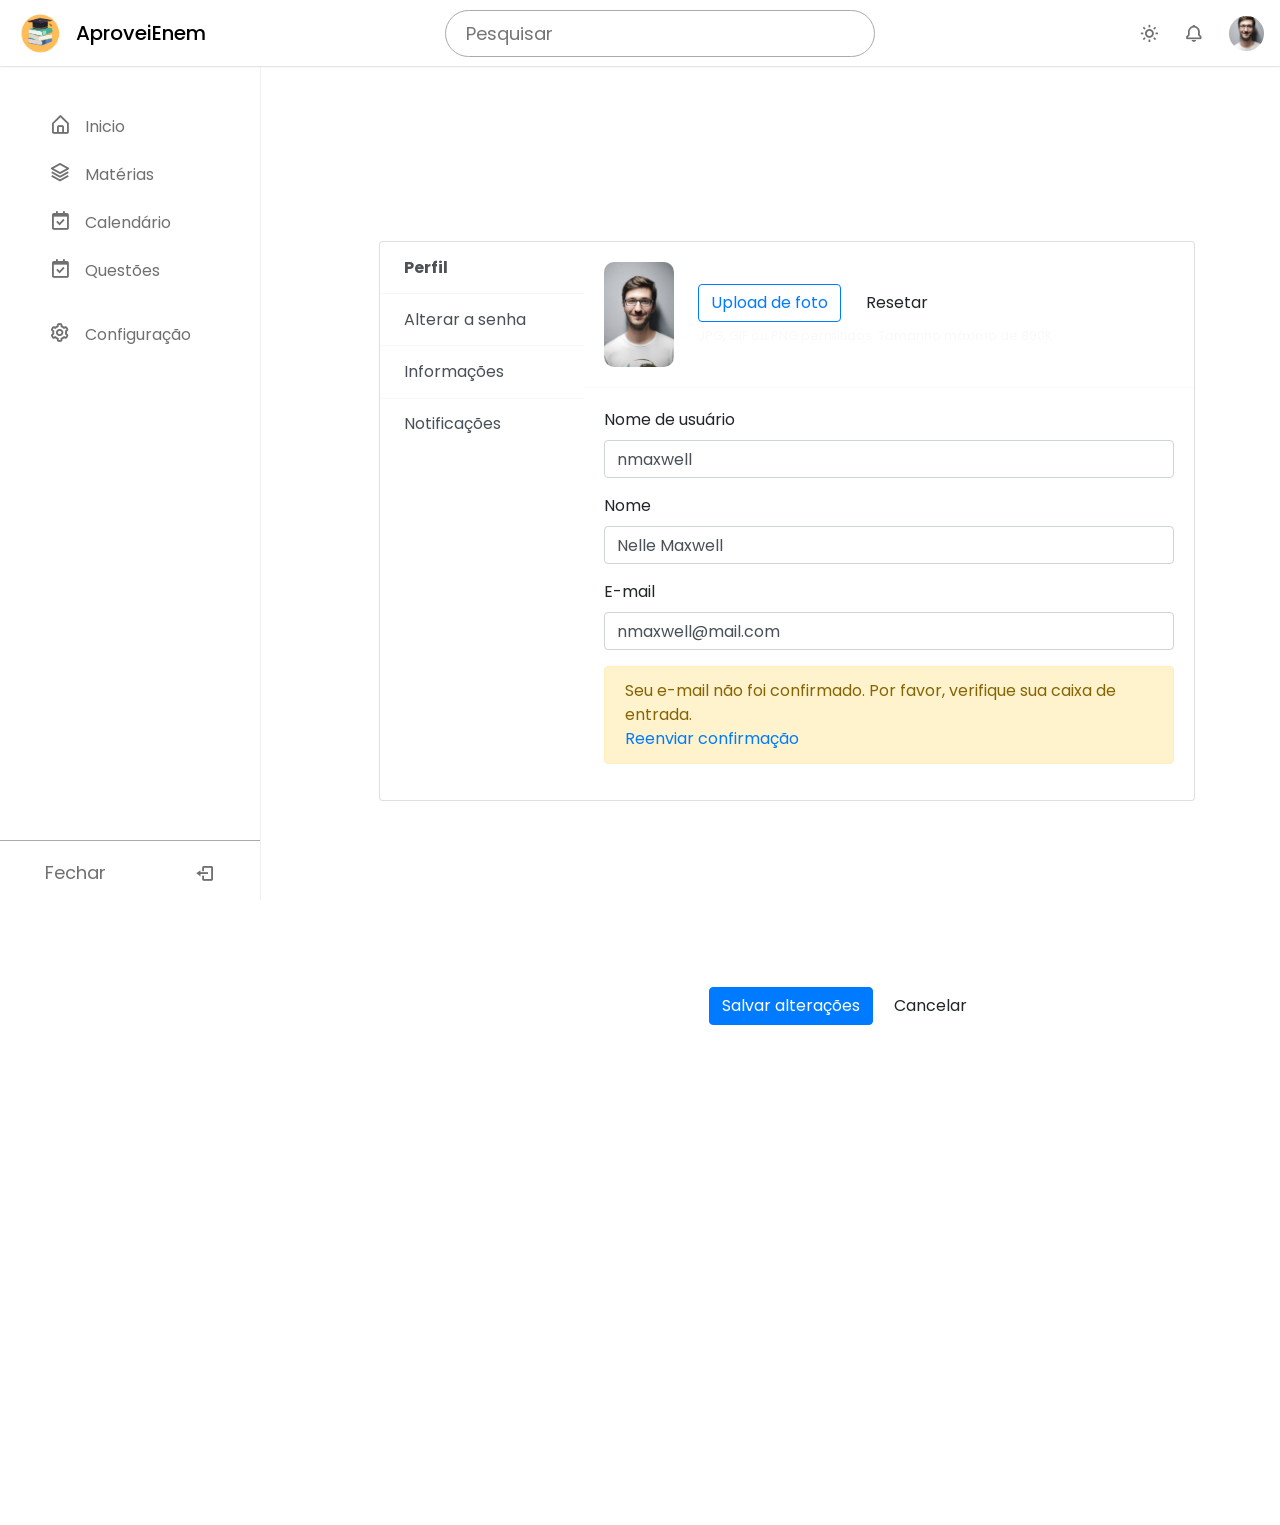
<file: aproveienem/src/main/resources/static/configuracao.html>
<!DOCTYPE html>
<html lang="en">

<head>
  <meta charset="UTF-8">
  <meta http-equiv="X-UA-Compatible" content="IE=edge">
  <meta name="viewport" content="width=device-width, initial-scale=1.0">
  <link href="https://unpkg.com/boxicons@2.1.4/css/boxicons.min.css" rel="stylesheet" />
  <link rel="stylesheet" href="https://cdnjs.cloudflare.com/ajax/libs/font-awesome/5.15.3/css/all.min.css" />
  <link rel="stylesheet" href="assets/assets/css/barra.css" />
  <link rel="stylesheet" href="assets/assets/css/configuracao.css" />
  <link href="https://cdn.jsdelivr.net/npm/bootstrap@4.5.0/dist/css/bootstrap.min.css" rel="stylesheet">

  <title>Português</title>
</head>

<body>
  <!--inicio barracima-->
  <nav class="navbar">
    <div class="logo_item">
      <i class="bx bx-menu" id="sidebarOpen"></i>
      <img src="assets/assets/images/logo2.png" alt="AproveiEnem Logo" style="width: 50px; height: auto;"></i>AproveiEnem
    </div>

    <div class="search_bar">
      <input type="text" placeholder="Pesquisar" />
    </div>

    <div class="navbar_content">
      <i class="bi bi-grid"></i>
      <i class='bx bx-sun' id="darkLight"></i>
      <i class='bx bx-bell'></i>
      <img src="assets/assets/images/profile.jpg" alt="" class="profile" />
    </div>
  </nav><!--fim barracima-->

  <!-- inicio barralateral -->
  <nav class="sidebar">
    <div class="menu_content">
      <ul class="menu_items">
        <div class="menu_title menu_dahsboard"></div>

        <!-- Start -->
        <li class="item">
          <div href="telaprincipal.html" class="nav_link submenu_item">
          </div>
        </li>

        <li class="item">
          <div href="telaprincipal.html" class="nav_link submenu_item">
            <span class="navlink_icon">
              <i class="bx bx-home-alt"></i>
            </span>
            <span class="navlink">Inicio</span>
          </div>
        </li>

        <li class="item">
          <a href="telamaterias.html" class="nav_link">
            <span class="navlink_icon">
              <i class='bx bx-layer '></i>
            </span>
            <span class="navlink">Matérias</span>
          </a>
        </li>

        <li class="item">
          <a href="calendario.html" class="nav_link">
            <span class="navlink_icon">
              <i class='bx bx-calendar-check'></i>
            </span>
            <span class="navlink">Calendário</span>
          </a>
        </li>

        <li class="item">
          <a href="teladequestoes.html" class="nav_link">
            <span class="navlink_icon">
              <i class='bx bx-calendar-check'></i>
            </span>
            <span class="navlink">Questões</span>
          </a>
        </li>
        <!-- End -->
      </ul>

      <!-- Start -->
      <ul class="menu_items">


        <li class="item">
          <a href="configuracao.html" class="nav_link">
            <span class="navlink_icon">
              <i class="bx bx-cog"></i>
            </span>
            <span class="navlink">Configuração</span>
          </a>
        </li>
      </ul>
      <!-- End -->

      <!-- BarraLateral Abrir / Fechar -->
      <div class="bottom_content">
        <div class="bottom expand_sidebar">
          <span> Abrir</span>
          <i class='bx bx-log-in'></i>
        </div>
        <div class="bottom collapse_sidebar">
          <span> Fechar</span>
          <i class='bx bx-log-out'></i>
        </div>
      </div>
    </div>
  </nav>
  <!-- fim barralateral-->
  <div class="container light-style flex-grow-1 container-p-y">
    
    <div class="card overflow-hidden">
        <div class="row no-gutters row-bordered row-border-light">
            <div class="col-md-3 pt-0">
                <div class="list-group list-group-flush account-settings-links">
                    <a class="list-group-item list-group-item-action active" data-toggle="list"
                        href="#account-general">Perfil</a>
                    <a class="list-group-item list-group-item-action" data-toggle="list"
                        href="#account-change-password">Alterar a senha</a>
                    <a class="list-group-item list-group-item-action" data-toggle="list"
                        href="#account-info">Informações</a>

                    <a class="list-group-item list-group-item-action" data-toggle="list"
                        href="#account-notifications">Notificações</a>
                </div>
            </div>
            <div class="col-md-9">
                <div class="tab-content">
                    <div class="tab-pane fade active show" id="account-general">
                        <div class="card-body media align-items-center">
                            <img src="assets/assets/images/profile.jpg" alt
                                 class="d-block ui-w-80">
                            <div class="media-body ml-4">
                                <label class="btn btn-outline-primary">
                                    Upload de foto
                                    <input type="file" class="account-settings-fileinput">
                                </label> &nbsp;
                                <button type="button" class="btn btn-default md-btn-flat">Resetar</button>
                                <div class="text-light small mt-1">JPG, GIF ou PNG permitidos. Tamanho máximo de 800K</div>
                            </div>
                        </div>
                        <hr class="border-light m-0">
                        <div class="card-body">
                            <div class="form-group">
                                <label class="form-label">Nome de usuário</label>
                                <input type="text" class="form-control mb-1" value="nmaxwell">
                            </div>
                            <div class="form-group">
                                <label class="form-label">Nome</label>
                                <input type="text" class="form-control" value="Nelle Maxwell">
                            </div>
                            <div class="form-group">
                                <label class="form-label">E-mail</label>
                                <input type="text" class="form-control mb-1" value="nmaxwell@mail.com">
                                <div class="alert alert-warning mt-3">
                                    Seu e-mail não foi confirmado. Por favor, verifique sua caixa de entrada.<br>
                                    <a href="javascript:void(0)">Reenviar confirmação</a>
                                </div>
                            </div>
                            
                        </div>
                    </div>
                    <div class="tab-pane fade" id="account-change-password">
                        <div class="card-body pb-2">
                            <div class="form-group">
                                <label class="form-label">Senha atual</label>
                                <input type="password" class="form-control">
                            </div>
                            <div class="form-group">
                                <label class="form-label">Nova senha</label>
                                <input type="password" class="form-control">
                            </div>
                            <div class="form-group">
                                <label class="form-label">Repita a senha</label>
                                <input type="password" class="form-control">
                            </div>
                        </div>
                    </div>
                    <div class="tab-pane fade" id="account-info">
                        <div class="card-body pb-2">
                            <div class="form-group">
                                <label class="form-label">Bio</label>
                                <textarea class="form-control"
                                    rows="5">Lorem ipsum dolor sit amet, consectetur adipiscing elit. Mauris nunc arcu, dignissim sit amet sollicitudin iaculis, vehicula id urna. Sed luctus urna nunc. Donec fermentum, magna sit amet rutrum pretium, turpis dolor molestie diam, ut lacinia diam risus eleifend sapien. Curabitur ac nibh nulla. Maecenas nec augue placerat, viverra tellus non, pulvinar risus.</textarea>
                            </div>
                            <div class="form-group">
                                <label class="form-label">Aniversário</label>
                                <input type="text" class="form-control" value="May 3, 1995">
                            </div>
                            <div class="form-group">
                                <label class="form-label">País</label>
                                <select class="custom-select">
                                    <option>USA</option>
                                    <option selected>Brasil</option>
                                    <option>UK</option>
                                    <option>Germany</option>
                                    <option>France</option>
                                </select>
                            </div>
                        </div>
                        <hr class="border-light m-0">
                        <div class="card-body pb-2">
                            <h6 class="mb-4">Contatos</h6>
                            <div class="form-group">
                                <label class="form-label">Número</label>
                                <input type="text" class="form-control" value="+0 (92) 0000 0000">
                            </div>
                           
                        </div>
                    </div>
                    <div class="tab-pane fade" id="account-social-links">
                        <div class="card-body pb-2">
                            <div class="form-group">
                                <label class="form-label">Twitter</label>
                                <input type="text" class="form-control" value="https://twitter.com/user">
                            </div>
                            <div class="form-group">
                                <label class="form-label">Facebook</label>
                                <input type="text" class="form-control" value="https://www.facebook.com/user">
                            </div>
                            <div class="form-group">
                                <label class="form-label">Google+</label>
                                <input type="text" class="form-control" value>
                            </div>
                            <div class="form-group">
                                <label class="form-label">LinkedIn</label>
                                <input type="text" class="form-control" value>
                            </div>
                            <div class="form-group">
                                <label class="form-label">Instagram</label>
                                <input type="text" class="form-control" value="https://www.instagram.com/user">
                            </div>
                        </div>
                    </div>
                    <div class="tab-pane fade" id="account-connections">
                        <div class="card-body">
                            <button type="button" class="btn btn-twitter">Connect to
                                <strong>Twitter</strong></button>
                        </div>
                        <hr class="border-light m-0">
                        <div class="card-body">
                            <h5 class="mb-2">
                                <a href="javascript:void(0)" class="float-right text-muted text-tiny"><i
                                        class="ion ion-md-close"></i> Remove</a>
                                <i class="ion ion-logo-google text-google"></i>
                                You are connected to Google:
                            </h5>
                            <a href="/cdn-cgi/l/email-protection" class="__cf_email__"
                                data-cfemail="f9979498818e9c9595b994989095d79a9694">[email&#160;protected]</a>
                        </div>
                        <hr class="border-light m-0">
                        <div class="card-body">
                            <button type="button" class="btn btn-facebook">Connect to
                                <strong>Facebook</strong></button>
                        </div>
                        <hr class="border-light m-0">
                        <div class="card-body">
                            <button type="button" class="btn btn-instagram">Connect to
                                <strong>Instagram</strong></button>
                        </div>
                    </div>
                    <div class="tab-pane fade" id="account-notifications">
                        <div class="card-body pb-2">
                            <h6 class="mb-4">Atividades</h6>
                            <div class="form-group">
                                <label class="switcher">
                                    <input type="checkbox" class="switcher-input" checked>
                                    <span class="switcher-indicator">
                                        <span class="switcher-yes"></span>
                                        <span class="switcher-no"></span>
                                    </span>
                                    <span class="switcher-label">Envie-me um e-mail quando tiver novos materiais</span>
                                </label>
                            </div>
                            <div class="form-group">
                                <label class="switcher">
                                    <input type="checkbox" class="switcher-input" checked>
                                    <span class="switcher-indicator">
                                        <span class="switcher-yes"></span>
                                        <span class="switcher-no"></span>
                                    </span>
                                    <span class="switcher-label">Envie-me um e-mail quando alguém responder no meu fórum
                                    </span>
                                </label>
                            </div>
                            <div class="form-group">
                                <label class="switcher">
                                    <input type="checkbox" class="switcher-input">
                                    <span class="switcher-indicator">
                                        <span class="switcher-yes"></span>
                                        <span class="switcher-no"></span>
                                    </span>
                                    <span class="switcher-label">Notificar quando for a próxima atividade do cronograma</span>
                                </label>
                            </div>
                        </div>
                        <hr class="border-light m-0">
                        <div class="card-body pb-2">
                            <h6 class="mb-4">Aplicações</h6>
                            <div class="form-group">
                                <label class="switcher">
                                    <input type="checkbox" class="switcher-input" checked>
                                    <span class="switcher-indicator">
                                        <span class="switcher-yes"></span>
                                        <span class="switcher-no"></span>
                                    </span>
                                    <span class="switcher-label">Notícias e anúncios</span>
                                </label>
                            </div>
                            <div class="form-group">
                                <label class="switcher">
                                    <input type="checkbox" class="switcher-input">
                                    <span class="switcher-indicator">
                                        <span class="switcher-yes"></span>
                                        <span class="switcher-no"></span>
                                    </span>
                                    <span class="switcher-label">Atualizações semanais dos materiais de estudo</span>
                                </label>
                            </div>
                            
                            </div>
                        </div>
                    </div>
                </div>
            </div>
        </div>
    </div>
    <div class="text-right mt-3">
        <button type="button" class="btn btn-primary">Salvar alterações</button>&nbsp;
        <button type="button" class="btn btn-default">Cancelar</button>
    </div>
</div>
<script>
    function previewImage() {
        var preview = document.getElementById('preview-image');
        var fileInput = document.getElementById('upload');
        var file = fileInput.files[0];
        var reader = new FileReader();

        reader.onloadend = function () {
            preview.src = reader.result;
        }

        if (file) {
            reader.readAsDataURL(file);
        } else {
            preview.src = "assets/images/profile.jpg"; // imagem padrão, caso não seja selecionado um arquivo
        }
    }

    function resetImage() {
        var preview = document.getElementById('preview-image');
        var fileInput = document.getElementById('upload');
        fileInput.value = ''; // Limpa o valor do input de arquivo
        preview.src = "assets/images/profile.jpg"; // Define a imagem padrão
    }
</script>


  
      </div>
    </div>
  </div>

  </div>
  <script src="assets/assets/js/portTerias.js"></script>
  <script src="assets/assets/jsQuiz/scriptQuest.js"></script>
  <script src="assets/assets/jsQuiz/questions.js"></script>

</body>

</html>
</file>
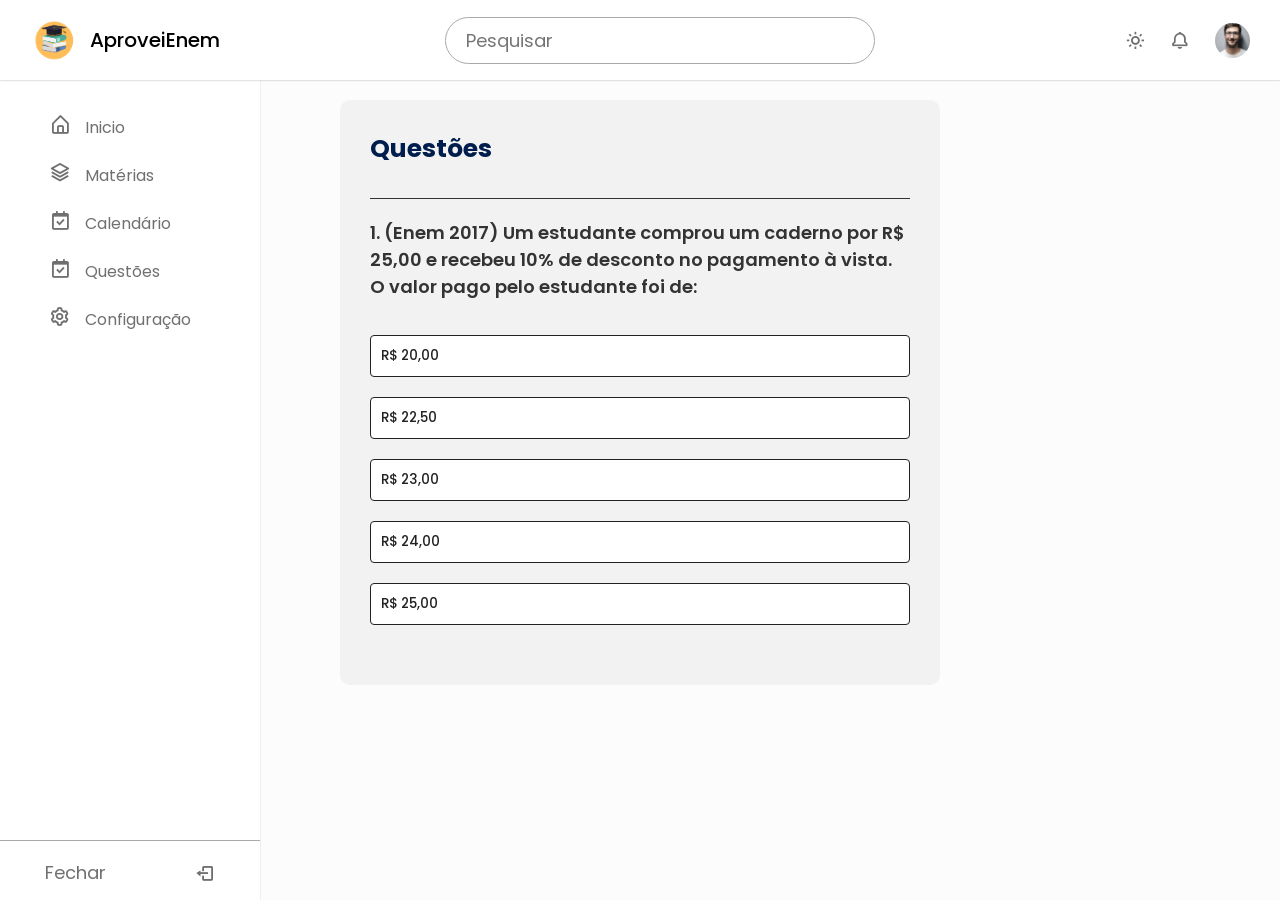
<file: aproveienem/src/main/resources/static/questaoMatematica.html>
<!DOCTYPE html>
<html lang="en">

<head>
  <meta charset="UTF-8">
  <meta name="viewport" content="width=device-width, initial-scale=1.0">
  <link href="https://unpkg.com/boxicons@2.1.4/css/boxicons.min.css" rel="stylesheet" />
  <link rel="stylesheet" href="assets/assets/css/telaquestao.css">
  <title>Questões</title>
</head>

<body>
  <!--inicio barracima-->
  <nav class="navbar">
    <div class="logo_item">
      <i class="bx bx-menu" id="sidebarOpen"></i>
      <img src="assets/assets/images/logo2.png" alt="AproveiEnem Logo" style="width: 50px; height: auto;"></i>AproveiEnem
    </div>

    <div class="search_bar">
      <input type="text" placeholder="Pesquisar" />
    </div>

    <div class="navbar_content">
      <i class="bi bi-grid"></i>
      <i class='bx bx-sun' id="darkLight"></i>
      <i class='bx bx-bell'></i>
      <img src="assets/assets/images/profile.jpg" alt="" class="profile" />
    </div>
  </nav><!--fim barracima-->

  <!-- inicio barralateral -->
  <nav class="sidebar">
    <div class="menu_content">
      <ul class="menu_items">
        <div class="menu_title menu_dahsboard"></div>

        <!-- Start -->
        <li class="item">
          <div href="telaprincipal.html" class="nav_link submenu_item">
          </div>
        </li>

        <li class="item">
          <div href="telaprincipal.html" class="nav_link submenu_item">
            <span class="navlink_icon">
              <i class="bx bx-home-alt"></i>
            </span>
            <span class="navlink">Inicio</span>
          </div>
        </li>

        <li class="item">
          <a href="telamaterias.html" class="nav_link">
            <span class="navlink_icon">
              <i class='bx bx-layer'></i>
            </span>
            <span class="navlink">Matérias</span>
          </a>
        </li>

        <li class="item">
          <a href="calendario.html" class="nav_link">
            <span class="navlink_icon">
              <i class='bx bx-calendar-check'></i>
            </span>
            <span class="navlink">Calendário</span>
          </a>
        </li>

        <li class="item">
          <a href="teladequestoes.html" class="nav_link">
            <span class="navlink_icon">
              <i class='bx bx-calendar-check'></i>
            </span>
            <span class="navlink">Questões</span>
          </a>
        </li>
        <!-- End -->
      </ul>

      <!-- Start -->
      <ul class="menu_items">


        <li class="item">
          <a href="configuracao.html" class="nav_link">
            <span class="navlink_icon">
              <i class="bx bx-cog"></i>
            </span>
            <span class="navlink">Configuração</span>
          </a>
        </li>
      </ul>
      <!-- End -->

      <!-- BarraLateral Abrir / Fechar -->
      <div class="bottom_content">
        <div class="bottom expand_sidebar">
          <span> Abrir</span>
          <i class='bx bx-log-in'></i>
        </div>
        <div class="bottom collapse_sidebar">
          <span> Fechar</span>
          <i class='bx bx-log-out'></i>
        </div>
      </div>
    </div>
  </nav>
  <!-- fim barralateral-->
  <div class="app">
    <h1> Questões </h1>
    <div class="quiz">
      <h4 id="question">, </h4><br>
      <div id="answer-buttons">
        <button class="btn"> .</button>
        <button class="btn">.</button>
        <button class="btn"> .</button>
        <button class="btn">.</button>
        <button class="btn">;</button>
      </div>
      <button id="next-btn">Próximo</button>
    </div>
  </div>

  <script src="assets/assets/js/questao.js"></script>
  <script src="assets/assets/js/ques.js"></script>
</body>

</html>
</file>
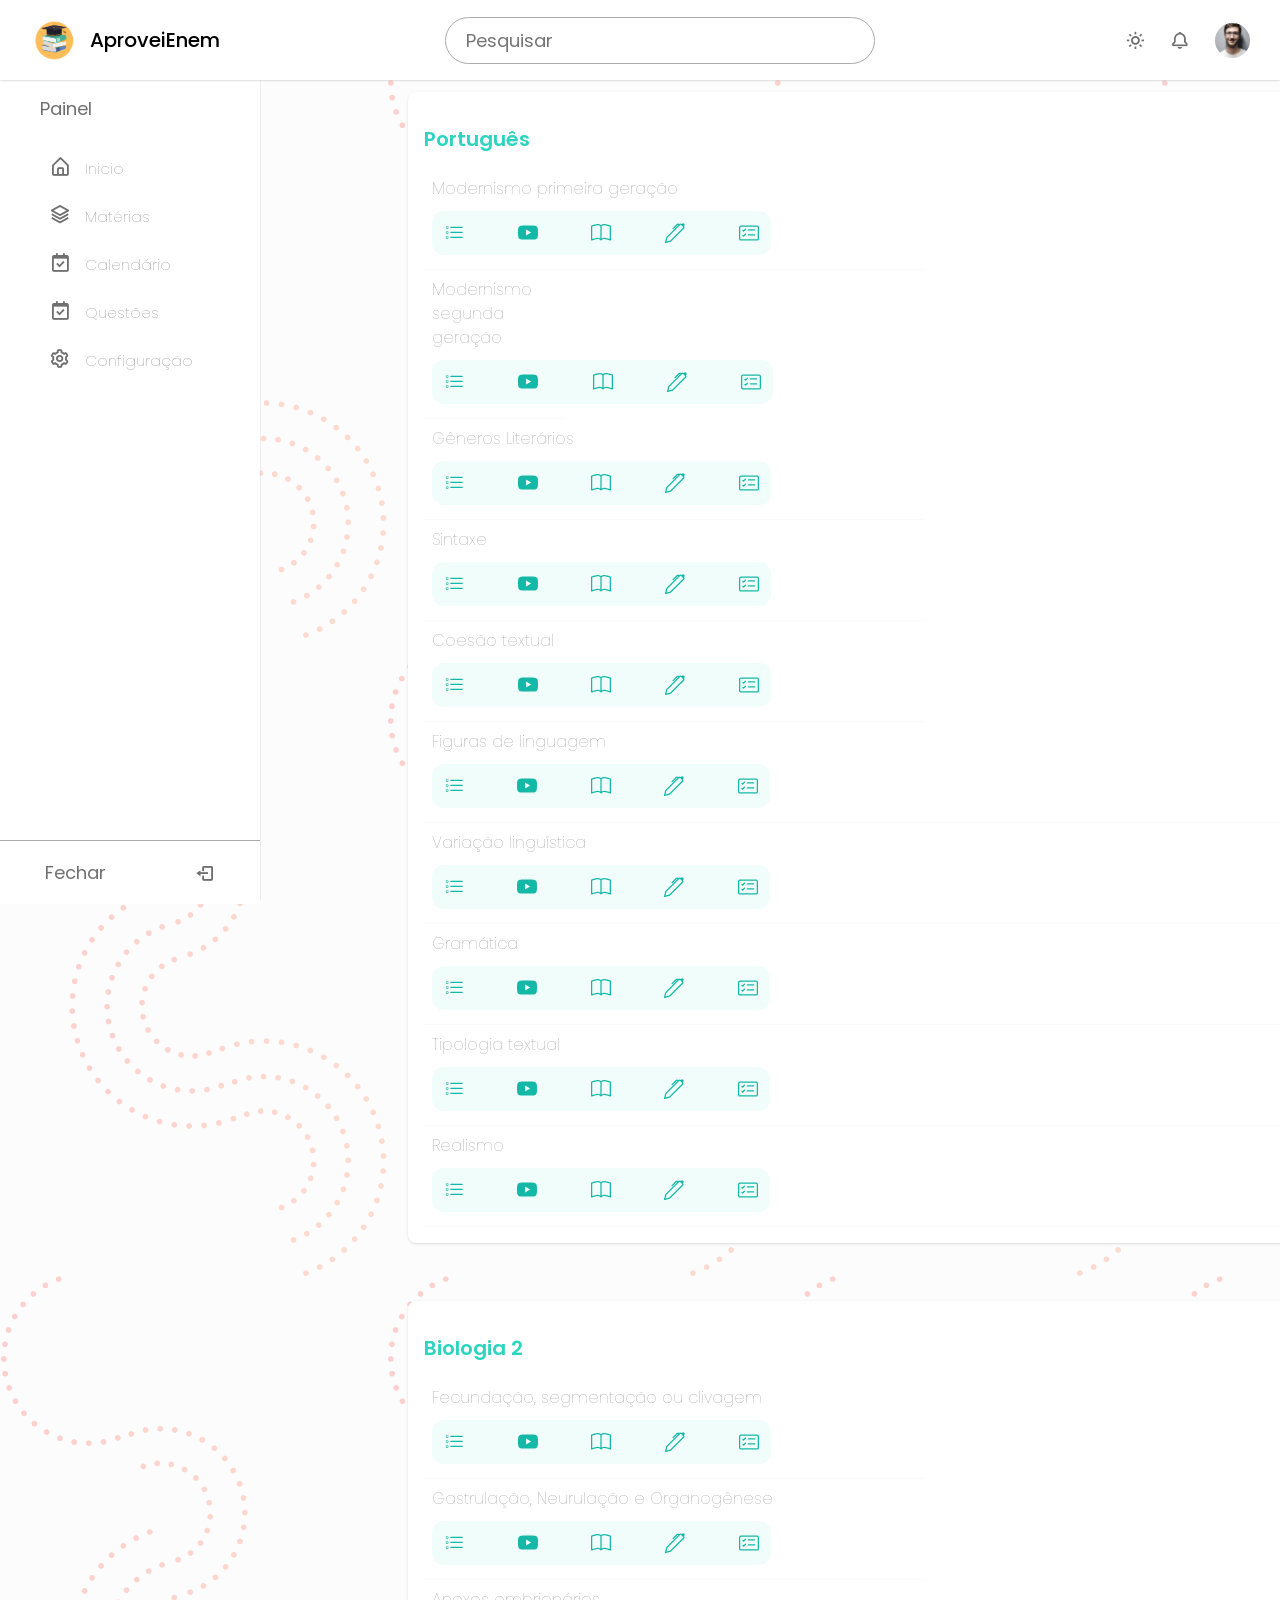
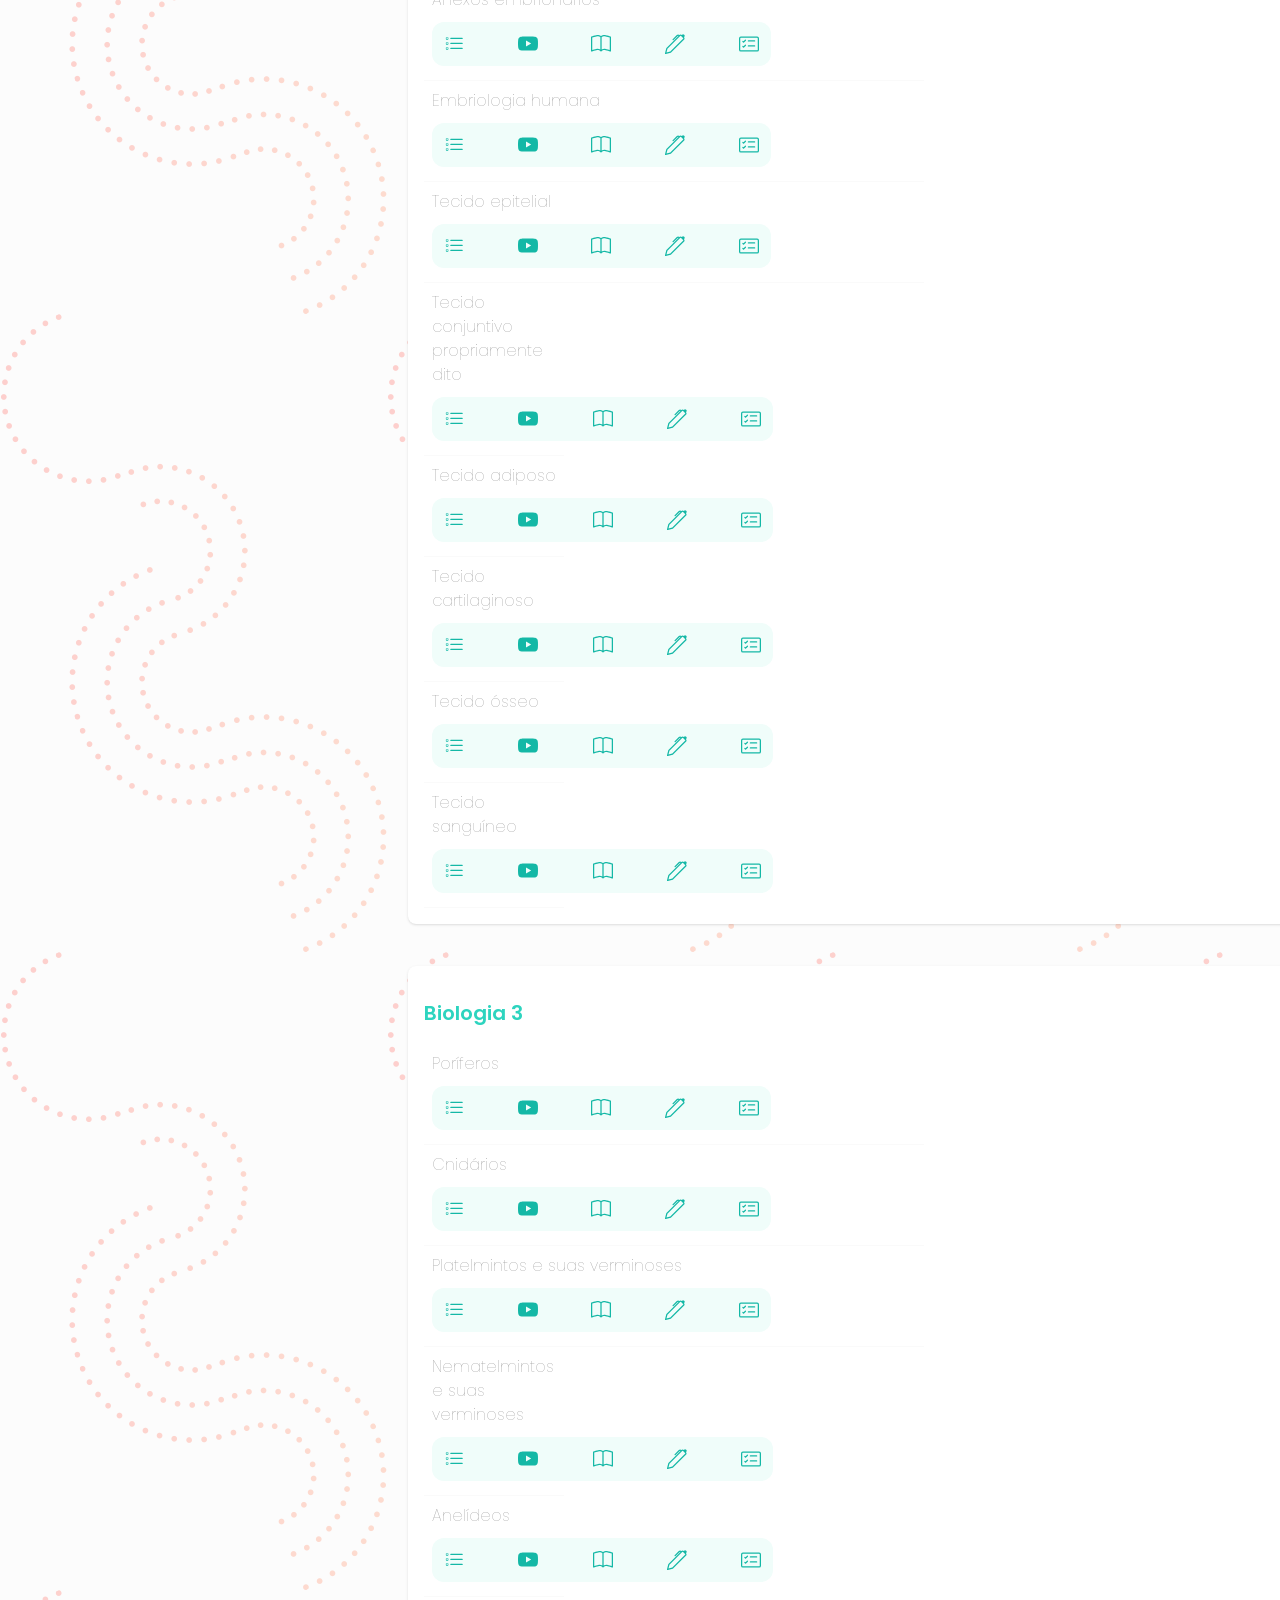
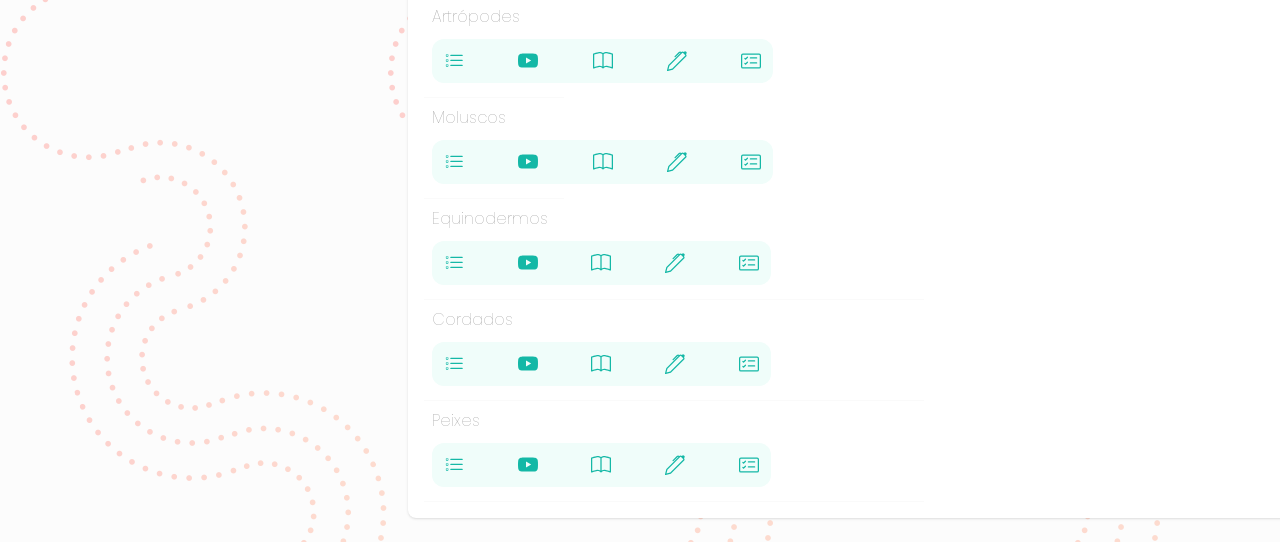
<file: aproveienem/src/main/resources/static/telaAssunto.html>
<!DOCTYPE html>
<html lang="pt-br">

<head>
  <meta charset="UTF-8">
  <meta name="viewport" content="width=device-width, initial-scale=1.0">
  <link href="https://unpkg.com/boxicons@2.1.4/css/boxicons.min.css" rel="stylesheet" />
  <link rel="stylesheet" type="text/css" href="assets/assets/css/portTerias.css">


  <title>Português</title>

  <style>
    .qJTHM {
      -webkit-user-select: none;
      color: #202124;
      direction: ltr;
      -webkit-touch-callout: none;
      font-family: "Roboto-Regular", arial, sans-serif;
      -webkit-font-smoothing: antialiased;
      font-weight: 400;
      margin: 0;
      overflow: hidden;
      -webkit-text-size-adjust: 100%;
    }

    .text-a3-400 {
      --tw-text-opacity: 1;
      color: rgb(45 212 191/var(--tw-text-opacity));
    }

    .font-semibold {
      font-weight: 600;
    }

    .text-xl {
      font-size: 1.25rem;
      line-height: 1.75rem;
    }

    blockquote,
    dd,
    dl,
    fieldset,
    figure,
    h1,
    h2,
    h3,
    h4,
    h5,
    h6,
    hr,
    p,
    pre {
      margin: 0;
    }

    h1,
    h2,
    h3,
    h4,
    h5,
    h6 {
      font-size: inherit;
      font-weight: inherit;
    }

    *,
    :after,
    :before {
      --tw-border-spacing-x: 0;
      --tw-border-spacing-y: 0;
      --tw-translate-x: 0;
      --tw-translate-y: 0;
      --tw-rotate: 0;
      --tw-skew-x: 0;
      --tw-skew-y: 0;
      --tw-scale-x: 1;
      --tw-scale-y: 1;
      --tw-pan-x: ;
      --tw-pan-y: ;
      --tw-pinch-zoom: ;
      --tw-scroll-snap-strictness: proximity;
      --tw-gradient-from-position: ;
      --tw-gradient-via-position: ;
      --tw-gradient-to-position: ;
      --tw-ordinal: ;
      --tw-slashed-zero: ;
      --tw-numeric-figure: ;
      --tw-numeric-spacing: ;
      --tw-numeric-fraction: ;
      --tw-ring-inset: ;
      --tw-ring-offset-width: 0px;
      --tw-ring-offset-color: #fff;
      --tw-ring-color: rgba(59, 130, 246, .5);
      --tw-ring-offset-shadow: 0 0 #0000;
      --tw-ring-shadow: 0 0 #0000;
      --tw-shadow: 0 0 #0000;
      --tw-shadow-colored: 0 0 #0000;
      --tw-blur: ;
      --tw-brightness: ;
      --tw-contrast: ;
      --tw-grayscale: ;
      --tw-hue-rotate: ;
      --tw-invert: ;
      --tw-saturate: ;
      --tw-sepia: ;
      --tw-drop-shadow: ;
      --tw-backdrop-blur: ;
      --tw-backdrop-brightness: ;
      --tw-backdrop-contrast: ;
      --tw-backdrop-grayscale: ;
      --tw-backdrop-hue-rotate: ;
      --tw-backdrop-invert: ;
      --tw-backdrop-opacity: ;
      --tw-backdrop-saturate: ;
      --tw-backdrop-sepia: ;
    }

    *,
    :after,
    :before {
      border: 0 solid;
      box-sizing: border-box;
    }

    h2 {
      display: block;
      font-size: 1.5em;
      margin-block-start: 0.83em;
      margin-block-end: 0.83em;
      margin-inline-start: 0px;
      margin-inline-end: 0px;
      font-weight: bold;
    }

    .text-neutral-800 {
      --tw-text-opacity: 1;
      color: rgb(38 38 38/var(--tw-text-opacity));
    }

    .shadow {
      --tw-shadow: 0 1px 3px 0 rgba(0, 0, 0, .1), 0 1px 2px -1px rgba(0, 0, 0, .1);
      --tw-shadow-colored: 0 1px 3px 0 var(--tw-shadow-color), 0 1px 2px -1px var(--tw-shadow-color);
    }

    .bg-white {
      --tw-bg-opacity: 1;
      background-color: rgb(255 255 255/var(--tw-bg-opacity));
    }

    .bg-neutral-50 {
      --tw-bg-opacity: 1;
      background-color: rgb(250 250 250/var(--tw-bg-opacity));
    }

    body {
      line-height: inherit;
      margin: 0;
    }

    html {
      -webkit-text-size-adjust: 100%;
      font-feature-settings: normal;
      font-family: ui-sans-serif, system-ui, -apple-system, BlinkMacSystemFont, Segoe UI, Roboto, Helvetica Neue, Arial, Noto Sans, sans-serif, Apple Color Emoji, Segoe UI Emoji, Segoe UI Symbol, Noto Color Emoji;
      font-variation-settings: normal;
      line-height: 1.5;
      -moz-tab-size: 4;
      -o-tab-size: 4;
      tab-size: 4;
    }

    *,
    :after,
    :before {
      --tw-border-spacing-x: 0;
      --tw-border-spacing-y: 0;
      --tw-translate-x: 0;
      --tw-translate-y: 0;
      --tw-rotate: 0;
      --tw-skew-x: 0;
      --tw-skew-y: 0;
      --tw-scale-x: 1;
      --tw-scale-y: 1;
      --tw-pan-x: ;
      --tw-pan-y: ;
      --tw-pinch-zoom: ;
      --tw-scroll-snap-strictness: proximity;
      --tw-gradient-from-position: ;
      --tw-gradient-via-position: ;
      --tw-gradient-to-position: ;
      --tw-ordinal: ;
      --tw-slashed-zero: ;
      --tw-numeric-figure: ;
      --tw-numeric-spacing: ;
      --tw-numeric-fraction: ;
      --tw-ring-inset: ;
      --tw-ring-offset-width: 0px;
      --tw-ring-offset-color: #fff;
      --tw-ring-color: rgba(59, 130, 246, .5);
      --tw-ring-offset-shadow: 0 0 #0000;
      --tw-ring-shadow: 0 0 #0000;
      --tw-shadow: 0 0 #0000;
      --tw-shadow-colored: 0 0 #0000;
      --tw-blur: ;
      --tw-brightness: ;
      --tw-contrast: ;
      --tw-grayscale: ;
      --tw-hue-rotate: ;
      --tw-invert: ;
      --tw-saturate: ;
      --tw-sepia: ;
      --tw-drop-shadow: ;
      --tw-backdrop-blur: ;
      --tw-backdrop-brightness: ;
      --tw-backdrop-contrast: ;
      --tw-backdrop-grayscale: ;
      --tw-backdrop-hue-rotate: ;
      --tw-backdrop-invert: ;
      --tw-backdrop-opacity: ;
      --tw-backdrop-saturate: ;
      --tw-backdrop-sepia: ;
    }

    :after,
    :before {
      --tw-content: "";
    }

    *,
    :after,
    :before {
      border: 0 solid;
      box-sizing: border-box;
    }

    *,
    :after,
    :before {
      --tw-border-spacing-x: 0;
      --tw-border-spacing-y: 0;
      --tw-translate-x: 0;
      --tw-translate-y: 0;
      --tw-rotate: 0;
      --tw-skew-x: 0;
      --tw-skew-y: 0;
      --tw-scale-x: 1;
      --tw-scale-y: 1;
      --tw-pan-x: ;
      --tw-pan-y: ;
      --tw-pinch-zoom: ;
      --tw-scroll-snap-strictness: proximity;
      --tw-gradient-from-position: ;
      --tw-gradient-via-position: ;
      --tw-gradient-to-position: ;
      --tw-ordinal: ;
      --tw-slashed-zero: ;
      --tw-numeric-figure: ;
      --tw-numeric-spacing: ;
      --tw-numeric-fraction: ;
      --tw-ring-inset: ;
      --tw-ring-offset-width: 0px;
      --tw-ring-offset-color: #fff;
      --tw-ring-color: rgba(59, 130, 246, .5);
      --tw-ring-offset-shadow: 0 0 #0000;
      --tw-ring-shadow: 0 0 #0000;
      --tw-shadow: 0 0 #0000;
      --tw-shadow-colored: 0 0 #0000;
      --tw-blur: ;
      --tw-brightness: ;
      --tw-contrast: ;
      --tw-grayscale: ;
      --tw-hue-rotate: ;
      --tw-invert: ;
      --tw-saturate: ;
      --tw-sepia: ;
      --tw-drop-shadow: ;
      --tw-backdrop-blur: ;
      --tw-backdrop-brightness: ;
      --tw-backdrop-contrast: ;
      --tw-backdrop-grayscale: ;
      --tw-backdrop-hue-rotate: ;
      --tw-backdrop-invert: ;
      --tw-backdrop-opacity: ;
      --tw-backdrop-saturate: ;
      --tw-backdrop-sepia: ;
    }

    :after,
    :before {
      --tw-content: "";
    }

    *,
    :after,
    :before {
      border: 0 solid;
      box-sizing: border-box;
    }

    ::backdrop {
      --tw-border-spacing-x: 0;
      --tw-border-spacing-y: 0;
      --tw-translate-x: 0;
      --tw-translate-y: 0;
      --tw-rotate: 0;
      --tw-skew-x: 0;
      --tw-skew-y: 0;
      --tw-scale-x: 1;
      --tw-scale-y: 1;
      --tw-pan-x: ;
      --tw-pan-y: ;
      --tw-pinch-zoom: ;
      --tw-scroll-snap-strictness: proximity;
      --tw-gradient-from-position: ;
      --tw-gradient-via-position: ;
      --tw-gradient-to-position: ;
      --tw-ordinal: ;
      --tw-slashed-zero: ;
      --tw-numeric-figure: ;
      --tw-numeric-spacing: ;
      --tw-numeric-fraction: ;
      --tw-ring-inset: ;
      --tw-ring-offset-width: 0px;
      --tw-ring-offset-color: #fff;
      --tw-ring-color: rgba(59, 130, 246, .5);
      --tw-ring-offset-shadow: 0 0 #0000;
      --tw-ring-shadow: 0 0 #0000;
      --tw-shadow: 0 0 #0000;
      --tw-shadow-colored: 0 0 #0000;
      --tw-blur: ;
      --tw-brightness: ;
      --tw-contrast: ;
      --tw-grayscale: ;
      --tw-hue-rotate: ;
      --tw-invert: ;
      --tw-saturate: ;
      --tw-sepia: ;
      --tw-drop-shadow: ;
      --tw-backdrop-blur: ;
      --tw-backdrop-brightness: ;
      --tw-backdrop-contrast: ;
      --tw-backdrop-grayscale: ;
      --tw-backdrop-hue-rotate: ;
      --tw-backdrop-invert: ;
      --tw-backdrop-opacity: ;
      --tw-backdrop-saturate: ;
      --tw-backdrop-sepia: ;
    }

    ::-webkit-scrollbar {
      height: 4px;
      width: 8px;
    }

    ::-webkit-scrollbar-thumb {
      background: #777;
      border-radius: 10px;
    }

    ::-webkit-scrollbar-track {
      background: #ddd;
    }

    .text-neutral-400 {
      --tw-text-opacity: 1;
      color: rgb(163 163 163/var(--tw-text-opacity));
    }

    .cursor-pointer {
      cursor: pointer;
    }

    a {
      color: inherit;
      text-decoration: inherit;
    }

    *,
    :after,
    :before {
      --tw-border-spacing-x: 0;
      --tw-border-spacing-y: 0;
      --tw-translate-x: 0;
      --tw-translate-y: 0;
      --tw-rotate: 0;
      --tw-skew-x: 0;
      --tw-skew-y: 0;
      --tw-scale-x: 1;
      --tw-scale-y: 1;
      --tw-pan-x: ;
      --tw-pan-y: ;
      --tw-pinch-zoom: ;
      --tw-scroll-snap-strictness: proximity;
      --tw-gradient-from-position: ;
      --tw-gradient-via-position: ;
      --tw-gradient-to-position: ;
      --tw-ordinal: ;
      --tw-slashed-zero: ;
      --tw-numeric-figure: ;
      --tw-numeric-spacing: ;
      --tw-numeric-fraction: ;
      --tw-ring-inset: ;
      --tw-ring-offset-width: 0px;
      --tw-ring-offset-color: #fff;
      --tw-ring-color: rgba(59, 130, 246, .5);
      --tw-ring-offset-shadow: 0 0 #0000;
      --tw-ring-shadow: 0 0 #0000;
      --tw-shadow: 0 0 #0000;
      --tw-shadow-colored: 0 0 #0000;
      --tw-blur: ;
      --tw-brightness: ;
      --tw-contrast: ;
      --tw-grayscale: ;
      --tw-hue-rotate: ;
      --tw-invert: ;
      --tw-saturate: ;
      --tw-sepia: ;
      --tw-drop-shadow: ;
      --tw-backdrop-blur: ;
      --tw-backdrop-brightness: ;
      --tw-backdrop-contrast: ;
      --tw-backdrop-grayscale: ;
      --tw-backdrop-hue-rotate: ;
      --tw-backdrop-invert: ;
      --tw-backdrop-opacity: ;
      --tw-backdrop-saturate: ;
      --tw-backdrop-sepia: ;
    }

    *,
    :after,
    :before {
      border: 0 solid;
      box-sizing: border-box;
    }

    a:-webkit-any-link {
      color: -webkit-link;
      cursor: pointer;
      text-decoration: underline;
    }

    .text-base {
      font-size: 1rem;
      line-height: 1.5rem;
    }

    .border-neutral-50 {
      --tw-border-opacity: 1;
      border-color: rgb(250 250 250/var(--tw-border-opacity));
    }

    li {
      text-align: -webkit-match-parent;
    }

    .shadow {
      --tw-shadow: 0 1px 3px 0 rgba(0, 0, 0, .1), 0 1px 2px -1px rgba(0, 0, 0, .1);
      --tw-shadow-colored: 0 1px 3px 0 var(--tw-shadow-color), 0 1px 2px -1px var(--tw-shadow-color);
    }

    .bg-white {
      --tw-bg-opacity: 1;
      background-color: rgb(255 255 255/var(--tw-bg-opacity));
    }

    .bg-neutral-50 {
      --tw-bg-opacity: 1;
      background-color: rgb(250 250 250/var(--tw-bg-opacity));
    }

    body {
      line-height: inherit;
      margin: 0;
    }

    html {
      -webkit-text-size-adjust: 100%;
      font-feature-settings: normal;
      font-family: ui-sans-serif, system-ui, -apple-system, BlinkMacSystemFont, Segoe UI, Roboto, Helvetica Neue, Arial, Noto Sans, sans-serif, Apple Color Emoji, Segoe UI Emoji, Segoe UI Symbol, Noto Color Emoji;
      font-variation-settings: normal;
      line-height: 1.5;
      -moz-tab-size: 4;
      -o-tab-size: 4;
      tab-size: 4;
    }

    *,
    :after,
    :before {
      --tw-border-spacing-x: 0;
      --tw-border-spacing-y: 0;
      --tw-translate-x: 0;
      --tw-translate-y: 0;
      --tw-rotate: 0;
      --tw-skew-x: 0;
      --tw-skew-y: 0;
      --tw-scale-x: 1;
      --tw-scale-y: 1;
      --tw-pan-x: ;
      --tw-pan-y: ;
      --tw-pinch-zoom: ;
      --tw-scroll-snap-strictness: proximity;
      --tw-gradient-from-position: ;
      --tw-gradient-via-position: ;
      --tw-gradient-to-position: ;
      --tw-ordinal: ;
      --tw-slashed-zero: ;
      --tw-numeric-figure: ;
      --tw-numeric-spacing: ;
      --tw-numeric-fraction: ;
      --tw-ring-inset: ;
      --tw-ring-offset-width: 0px;
      --tw-ring-offset-color: #fff;
      --tw-ring-color: rgba(59, 130, 246, .5);
      --tw-ring-offset-shadow: 0 0 #0000;
      --tw-ring-shadow: 0 0 #0000;
      --tw-shadow: 0 0 #0000;
      --tw-shadow-colored: 0 0 #0000;
      --tw-blur: ;
      --tw-brightness: ;
      --tw-contrast: ;
      --tw-grayscale: ;
      --tw-hue-rotate: ;
      --tw-invert: ;
      --tw-saturate: ;
      --tw-sepia: ;
      --tw-drop-shadow: ;
      --tw-backdrop-blur: ;
      --tw-backdrop-brightness: ;
      --tw-backdrop-contrast: ;
      --tw-backdrop-grayscale: ;
      --tw-backdrop-hue-rotate: ;
      --tw-backdrop-invert: ;
      --tw-backdrop-opacity: ;
      --tw-backdrop-saturate: ;
      --tw-backdrop-sepia: ;
    }

    :after,
    :before {
      --tw-content: "";
    }

    *,
    :after,
    :before {
      border: 0 solid;
      box-sizing: border-box;
    }

    *,
    :after,
    :before {
      --tw-border-spacing-x: 0;
      --tw-border-spacing-y: 0;
      --tw-translate-x: 0;
      --tw-translate-y: 0;
      --tw-rotate: 0;
      --tw-skew-x: 0;
      --tw-skew-y: 0;
      --tw-scale-x: 1;
      --tw-scale-y: 1;
      --tw-pan-x: ;
      --tw-pan-y: ;
      --tw-pinch-zoom: ;
      --tw-scroll-snap-strictness: proximity;
      --tw-gradient-from-position: ;
      --tw-gradient-via-position: ;
      --tw-gradient-to-position: ;
      --tw-ordinal: ;
      --tw-slashed-zero: ;
      --tw-numeric-figure: ;
      --tw-numeric-spacing: ;
      --tw-numeric-fraction: ;
      --tw-ring-inset: ;
      --tw-ring-offset-width: 0px;
      --tw-ring-offset-color: #fff;
      --tw-ring-color: rgba(59, 130, 246, .5);
      --tw-ring-offset-shadow: 0 0 #0000;
      --tw-ring-shadow: 0 0 #0000;
      --tw-shadow: 0 0 #0000;
      --tw-shadow-colored: 0 0 #0000;
      --tw-blur: ;
      --tw-brightness: ;
      --tw-contrast: ;
      --tw-grayscale: ;
      --tw-hue-rotate: ;
      --tw-invert: ;
      --tw-saturate: ;
      --tw-sepia: ;
      --tw-drop-shadow: ;
      --tw-backdrop-blur: ;
      --tw-backdrop-brightness: ;
      --tw-backdrop-contrast: ;
      --tw-backdrop-grayscale: ;
      --tw-backdrop-hue-rotate: ;
      --tw-backdrop-invert: ;
      --tw-backdrop-opacity: ;
      --tw-backdrop-saturate: ;
      --tw-backdrop-sepia: ;
    }

    :after,
    :before {
      --tw-content: "";
    }

    *,
    :after,
    :before {
      border: 0 solid;
      box-sizing: border-box;
    }

    ::backdrop {
      --tw-border-spacing-x: 0;
      --tw-border-spacing-y: 0;
      --tw-translate-x: 0;
      --tw-translate-y: 0;
      --tw-rotate: 0;
      --tw-skew-x: 0;
      --tw-skew-y: 0;
      --tw-scale-x: 1;
      --tw-scale-y: 1;
      --tw-pan-x: ;
      --tw-pan-y: ;
      --tw-pinch-zoom: ;
      --tw-scroll-snap-strictness: proximity;
      --tw-gradient-from-position: ;
      --tw-gradient-via-position: ;
      --tw-gradient-to-position: ;
      --tw-ordinal: ;
      --tw-slashed-zero: ;
      --tw-numeric-figure: ;
      --tw-numeric-spacing: ;
      --tw-numeric-fraction: ;
      --tw-ring-inset: ;
      --tw-ring-offset-width: 0px;
      --tw-ring-offset-color: #fff;
      --tw-ring-color: rgba(59, 130, 246, .5);
      --tw-ring-offset-shadow: 0 0 #0000;
      --tw-ring-shadow: 0 0 #0000;
      --tw-shadow: 0 0 #0000;
      --tw-shadow-colored: 0 0 #0000;
      --tw-blur: ;
      --tw-brightness: ;
      --tw-contrast: ;
      --tw-grayscale: ;
      --tw-hue-rotate: ;
      --tw-invert: ;
      --tw-saturate: ;
      --tw-sepia: ;
      --tw-drop-shadow: ;
      --tw-backdrop-blur: ;
      --tw-backdrop-brightness: ;
      --tw-backdrop-contrast: ;
      --tw-backdrop-grayscale: ;
      --tw-backdrop-hue-rotate: ;
      --tw-backdrop-invert: ;
      --tw-backdrop-opacity: ;
      --tw-backdrop-saturate: ;
      --tw-backdrop-sepia: ;
    }

    ::-webkit-scrollbar {
      height: 4px;
      width: 8px;
    }

    ::-webkit-scrollbar-thumb {
      background: #777;
      border-radius: 10px;
    }

    ::-webkit-scrollbar-track {
      background: #ddd;

    }

    .p-3 {
      padding: .75rem;
    }

    .bg-a3-50 {
      --tw-bg-opacity: 1;
      background-color: rgb(240 253 250/var(--tw-bg-opacity));
    }

    .rounded-xl {
      border-radius: .75rem;
    }

    .justify-between {
      justify-content: space-between;
    }

    .items-center {
      align-items: center;
    }

    .flex {
      display: flex;
    }

    .mb-2 {
      margin-bottom: .5rem;
    }

    *,
    :after,
    :before {
      --tw-border-spacing-x: 0;
      --tw-border-spacing-y: 0;
      --tw-translate-x: 0;
      --tw-translate-y: 0;
      --tw-rotate: 0;
      --tw-skew-x: 0;
      --tw-skew-y: 0;
      --tw-scale-x: 1;
      --tw-scale-y: 1;
      --tw-pan-x: ;
      --tw-pan-y: ;
      --tw-pinch-zoom: ;
      --tw-scroll-snap-strictness: proximity;
      --tw-gradient-from-position: ;
      --tw-gradient-via-position: ;
      --tw-gradient-to-position: ;
      --tw-ordinal: ;
      --tw-slashed-zero: ;
      --tw-numeric-figure: ;
      --tw-numeric-spacing: ;
      --tw-numeric-fraction: ;
      --tw-ring-inset: ;
      --tw-ring-offset-width: 0px;
      --tw-ring-offset-color: #fff;
      --tw-ring-color: rgba(59, 130, 246, .5);
      --tw-ring-offset-shadow: 0 0 #0000;
      --tw-ring-shadow: 0 0 #0000;
      --tw-shadow: 0 0 #0000;
      --tw-shadow-colored: 0 0 #0000;
      --tw-blur: ;
      --tw-brightness: ;
      --tw-contrast: ;
      --tw-grayscale: ;
      --tw-hue-rotate: ;
      --tw-invert: ;
      --tw-saturate: ;
      --tw-sepia: ;
      --tw-drop-shadow: ;
      --tw-backdrop-blur: ;
      --tw-backdrop-brightness: ;
      --tw-backdrop-contrast: ;
      --tw-backdrop-grayscale: ;
      --tw-backdrop-hue-rotate: ;
      --tw-backdrop-invert: ;
      --tw-backdrop-opacity: ;
      --tw-backdrop-saturate: ;
      --tw-backdrop-sepia: ;
    }

    *,
    :after,
    :before {
      border: 0 solid;
      box-sizing: border-box;
    }

    div {
      display: block;
    }

    .text-base {
      font-size: 1rem;
      line-height: 1.5rem;
    }

    .border-neutral-50 {
      --tw-border-opacity: 1;
      border-color: rgb(250 250 250/var(--tw-border-opacity));
    }

    li {
      text-align: -webkit-match-parent;
    }

    .shadow {
      --tw-shadow: 0 1px 3px 0 rgba(0, 0, 0, .1), 0 1px 2px -1px rgba(0, 0, 0, .1);
      --tw-shadow-colored: 0 1px 3px 0 var(--tw-shadow-color), 0 1px 2px -1px var(--tw-shadow-color);
    }

    .bg-white {
      --tw-bg-opacity: 1;
      background-color: rgb(255 255 255/var(--tw-bg-opacity));
    }

    .bg-neutral-50 {
      --tw-bg-opacity: 1;
      background-color: rgb(250 250 250/var(--tw-bg-opacity));
    }

    body {
      line-height: inherit;
      margin: 0;
    }

    html {
      -webkit-text-size-adjust: 100%;
      font-feature-settings: normal;
      font-family: ui-sans-serif, system-ui, -apple-system, BlinkMacSystemFont, Segoe UI, Roboto, Helvetica Neue, Arial, Noto Sans, sans-serif, Apple Color Emoji, Segoe UI Emoji, Segoe UI Symbol, Noto Color Emoji;
      font-variation-settings: normal;
      line-height: 1.5;
      -moz-tab-size: 4;
      -o-tab-size: 4;
      tab-size: 4;
    }

    *,
    :after,
    :before {
      --tw-border-spacing-x: 0;
      --tw-border-spacing-y: 0;
      --tw-translate-x: 0;
      --tw-translate-y: 0;
      --tw-rotate: 0;
      --tw-skew-x: 0;
      --tw-skew-y: 0;
      --tw-scale-x: 1;
      --tw-scale-y: 1;
      --tw-pan-x: ;
      --tw-pan-y: ;
      --tw-pinch-zoom: ;
      --tw-scroll-snap-strictness: proximity;
      --tw-gradient-from-position: ;
      --tw-gradient-via-position: ;
      --tw-gradient-to-position: ;
      --tw-ordinal: ;
      --tw-slashed-zero: ;
      --tw-numeric-figure: ;
      --tw-numeric-spacing: ;
      --tw-numeric-fraction: ;
      --tw-ring-inset: ;
      --tw-ring-offset-width: 0px;
      --tw-ring-offset-color: #fff;
      --tw-ring-color: rgba(59, 130, 246, .5);
      --tw-ring-offset-shadow: 0 0 #0000;
      --tw-ring-shadow: 0 0 #0000;
      --tw-shadow: 0 0 #0000;
      --tw-shadow-colored: 0 0 #0000;
      --tw-blur: ;
      --tw-brightness: ;
      --tw-contrast: ;
      --tw-grayscale: ;
      --tw-hue-rotate: ;
      --tw-invert: ;
      --tw-saturate: ;
      --tw-sepia: ;
      --tw-drop-shadow: ;
      --tw-backdrop-blur: ;
      --tw-backdrop-brightness: ;
      --tw-backdrop-contrast: ;
      --tw-backdrop-grayscale: ;
      --tw-backdrop-hue-rotate: ;
      --tw-backdrop-invert: ;
      --tw-backdrop-opacity: ;
      --tw-backdrop-saturate: ;
      --tw-backdrop-sepia: ;
    }

    :after,
    :before {
      --tw-content: "";
    }

    *,
    :after,
    :before {
      border: 0 solid;
      box-sizing: border-box;
    }

    *,
    :after,
    :before {
      --tw-border-spacing-x: 0;
      --tw-border-spacing-y: 0;
      --tw-translate-x: 0;
      --tw-translate-y: 0;
      --tw-rotate: 0;
      --tw-skew-x: 0;
      --tw-skew-y: 0;
      --tw-scale-x: 1;
      --tw-scale-y: 1;
      --tw-pan-x: ;
      --tw-pan-y: ;
      --tw-pinch-zoom: ;
      --tw-scroll-snap-strictness: proximity;
      --tw-gradient-from-position: ;
      --tw-gradient-via-position: ;
      --tw-gradient-to-position: ;
      --tw-ordinal: ;
      --tw-slashed-zero: ;
      --tw-numeric-figure: ;
      --tw-numeric-spacing: ;
      --tw-numeric-fraction: ;
      --tw-ring-inset: ;
      --tw-ring-offset-width: 0px;
      --tw-ring-offset-color: #fff;
      --tw-ring-color: rgba(59, 130, 246, .5);
      --tw-ring-offset-shadow: 0 0 #0000;
      --tw-ring-shadow: 0 0 #0000;
      --tw-shadow: 0 0 #0000;
      --tw-shadow-colored: 0 0 #0000;
      --tw-blur: ;
      --tw-brightness: ;
      --tw-contrast: ;
      --tw-grayscale: ;
      --tw-hue-rotate: ;
      --tw-invert: ;
      --tw-saturate: ;
      --tw-sepia: ;
      --tw-drop-shadow: ;
      --tw-backdrop-blur: ;
      --tw-backdrop-brightness: ;
      --tw-backdrop-contrast: ;
      --tw-backdrop-grayscale: ;
      --tw-backdrop-hue-rotate: ;
      --tw-backdrop-invert: ;
      --tw-backdrop-opacity: ;
      --tw-backdrop-saturate: ;
      --tw-backdrop-sepia: ;
    }

    :after,
    :before {
      --tw-content: "";
    }

    *,
    :after,
    :before {
      border: 0 solid;
      box-sizing: border-box;
    }

    ::backdrop {
      --tw-border-spacing-x: 0;
      --tw-border-spacing-y: 0;
      --tw-translate-x: 0;
      --tw-translate-y: 0;
      --tw-rotate: 0;
      --tw-skew-x: 0;
      --tw-skew-y: 0;
      --tw-scale-x: 1;
      --tw-scale-y: 1;
      --tw-pan-x: ;
      --tw-pan-y: ;
      --tw-pinch-zoom: ;
      --tw-scroll-snap-strictness: proximity;
      --tw-gradient-from-position: ;
      --tw-gradient-via-position: ;
      --tw-gradient-to-position: ;
      --tw-ordinal: ;
      --tw-slashed-zero: ;
      --tw-numeric-figure: ;
      --tw-numeric-spacing: ;
      --tw-numeric-fraction: ;
      --tw-ring-inset: ;
      --tw-ring-offset-width: 0px;
      --tw-ring-offset-color: #fff;
      --tw-ring-color: rgba(59, 130, 246, .5);
      --tw-ring-offset-shadow: 0 0 #0000;
      --tw-ring-shadow: 0 0 #0000;
      --tw-shadow: 0 0 #0000;
      --tw-shadow-colored: 0 0 #0000;
      --tw-blur: ;
      --tw-brightness: ;
      --tw-contrast: ;
      --tw-grayscale: ;
      --tw-hue-rotate: ;
      --tw-invert: ;
      --tw-saturate: ;
      --tw-sepia: ;
      --tw-drop-shadow: ;
      --tw-backdrop-blur: ;
      --tw-backdrop-brightness: ;
      --tw-backdrop-contrast: ;
      --tw-backdrop-grayscale: ;
      --tw-backdrop-hue-rotate: ;
      --tw-backdrop-invert: ;
      --tw-backdrop-opacity: ;
      --tw-backdrop-saturate: ;
      --tw-backdrop-sepia: ;
    }

    ::-webkit-scrollbar {
      height: 4px;
      width: 8px;
    }

    ::-webkit-scrollbar-thumb {
      background: #777;
      border-radius: 10px;
    }

    ::-webkit-scrollbar-track {
      background: #ddd;
    }

    .shadow,
    .shadow-md {
      box-shadow: var(--tw-ring-offset-shadow, 0 0 #0000), var(--tw-ring-shadow, 0 0 #0000), var(--tw-shadow);
    }

    .shadow {
      --tw-shadow: 0 1px 3px 0 rgba(0, 0, 0, .1), 0 1px 2px -1px rgba(0, 0, 0, .1);
      --tw-shadow-colored: 0 1px 3px 0 var(--tw-shadow-color), 0 1px 2px -1px var(--tw-shadow-color);
    }

    .p-4 {
      padding: 1rem;
    }

    .bg-white {
      --tw-bg-opacity: 1;
      background-color: rgb(255 255 255/var(--tw-bg-opacity));
    }

    .rounded-lg {
      border-radius: .5rem;
    }

    *,
    :after,
    :before {
      --tw-border-spacing-x: 0;
      --tw-border-spacing-y: 0;
      --tw-translate-x: 0;
      --tw-translate-y: 0;
      --tw-rotate: 0;
      --tw-skew-x: 0;
      --tw-skew-y: 0;
      --tw-scale-x: 1;
      --tw-scale-y: 1;
      --tw-pan-x: ;
      --tw-pan-y: ;
      --tw-pinch-zoom: ;
      --tw-scroll-snap-strictness: proximity;
      --tw-gradient-from-position: ;
      --tw-gradient-via-position: ;
      --tw-gradient-to-position: ;
      --tw-ordinal: ;
      --tw-slashed-zero: ;
      --tw-numeric-figure: ;
      --tw-numeric-spacing: ;
      --tw-numeric-fraction: ;
      --tw-ring-inset: ;
      --tw-ring-offset-width: 0px;
      --tw-ring-offset-color: #fff;
      --tw-ring-color: rgba(59, 130, 246, .5);
      --tw-ring-offset-shadow: 0 0 #0000;
      --tw-ring-shadow: 0 0 #0000;
      --tw-shadow: 0 0 #0000;
      --tw-shadow-colored: 0 0 #0000;
      --tw-blur: ;
      --tw-brightness: ;
      --tw-contrast: ;
      --tw-grayscale: ;
      --tw-hue-rotate: ;
      --tw-invert: ;
      --tw-saturate: ;
      --tw-sepia: ;
      --tw-drop-shadow: ;
      --tw-backdrop-blur: ;
      --tw-backdrop-brightness: ;
      --tw-backdrop-contrast: ;
      --tw-backdrop-grayscale: ;
      --tw-backdrop-hue-rotate: ;
      --tw-backdrop-invert: ;
      --tw-backdrop-opacity: ;
      --tw-backdrop-saturate: ;
      --tw-backdrop-sepia: ;
    }

    *,
    :after,
    :before {
      border: 0 solid;
      box-sizing: border-box;
    }

    folha de estilos de agente de usuário div {
      display: block;
    }

    .bg-neutral-50 {
      --tw-bg-opacity: 1;
      background-color: rgb(250 250 250/var(--tw-bg-opacity));
    }

    body {
      line-height: inherit;
      margin: 0;
    }

    html {
      -webkit-text-size-adjust: 100%;
      font-feature-settings: normal;
      font-family: ui-sans-serif, system-ui, -apple-system, BlinkMacSystemFont, Segoe UI, Roboto, Helvetica Neue, Arial, Noto Sans, sans-serif, Apple Color Emoji, Segoe UI Emoji, Segoe UI Symbol, Noto Color Emoji;
      font-variation-settings: normal;
      line-height: 1.5;
      -moz-tab-size: 4;
      -o-tab-size: 4;
      tab-size: 4;
    }

    *,
    :after,
    :before {
      --tw-border-spacing-x: 0;
      --tw-border-spacing-y: 0;
      --tw-translate-x: 0;
      --tw-translate-y: 0;
      --tw-rotate: 0;
      --tw-skew-x: 0;
      --tw-skew-y: 0;
      --tw-scale-x: 1;
      --tw-scale-y: 1;
      --tw-pan-x: ;
      --tw-pan-y: ;
      --tw-pinch-zoom: ;
      --tw-scroll-snap-strictness: proximity;
      --tw-gradient-from-position: ;
      --tw-gradient-via-position: ;
      --tw-gradient-to-position: ;
      --tw-ordinal: ;
      --tw-slashed-zero: ;
      --tw-numeric-figure: ;
      --tw-numeric-spacing: ;
      --tw-numeric-fraction: ;
      --tw-ring-inset: ;
      --tw-ring-offset-width: 0px;
      --tw-ring-offset-color: #fff;
      --tw-ring-color: rgba(59, 130, 246, .5);
      --tw-ring-offset-shadow: 0 0 #0000;
      --tw-ring-shadow: 0 0 #0000;
      --tw-shadow: 0 0 #0000;
      --tw-shadow-colored: 0 0 #0000;
      --tw-blur: ;
      --tw-brightness: ;
      --tw-contrast: ;
      --tw-grayscale: ;
      --tw-hue-rotate: ;
      --tw-invert: ;
      --tw-saturate: ;
      --tw-sepia: ;
      --tw-drop-shadow: ;
      --tw-backdrop-blur: ;
      --tw-backdrop-brightness: ;
      --tw-backdrop-contrast: ;
      --tw-backdrop-grayscale: ;
      --tw-backdrop-hue-rotate: ;
      --tw-backdrop-invert: ;
      --tw-backdrop-opacity: ;
      --tw-backdrop-saturate: ;
      --tw-backdrop-sepia: ;
    }

    :after,
    :before {
      --tw-content: "";
    }

    *,
    :after,
    :before {
      border: 0 solid;
      box-sizing: border-box;
    }

    *,
    :after,
    :before {
      --tw-border-spacing-x: 0;
      --tw-border-spacing-y: 0;
      --tw-translate-x: 0;
      --tw-translate-y: 0;
      --tw-rotate: 0;
      --tw-skew-x: 0;
      --tw-skew-y: 0;
      --tw-scale-x: 1;
      --tw-scale-y: 1;
      --tw-pan-x: ;
      --tw-pan-y: ;
      --tw-pinch-zoom: ;
      --tw-scroll-snap-strictness: proximity;
      --tw-gradient-from-position: ;
      --tw-gradient-via-position: ;
      --tw-gradient-to-position: ;
      --tw-ordinal: ;
      --tw-slashed-zero: ;
      --tw-numeric-figure: ;
      --tw-numeric-spacing: ;
      --tw-numeric-fraction: ;
      --tw-ring-inset: ;
      --tw-ring-offset-width: 0px;
      --tw-ring-offset-color: #fff;
      --tw-ring-color: rgba(59, 130, 246, .5);
      --tw-ring-offset-shadow: 0 0 #0000;
      --tw-ring-shadow: 0 0 #0000;
      --tw-shadow: 0 0 #0000;
      --tw-shadow-colored: 0 0 #0000;
      --tw-blur: ;
      --tw-brightness: ;
      --tw-contrast: ;
      --tw-grayscale: ;
      --tw-hue-rotate: ;
      --tw-invert: ;
      --tw-saturate: ;
      --tw-sepia: ;
      --tw-drop-shadow: ;
      --tw-backdrop-blur: ;
      --tw-backdrop-brightness: ;
      --tw-backdrop-contrast: ;
      --tw-backdrop-grayscale: ;
      --tw-backdrop-hue-rotate: ;
      --tw-backdrop-invert: ;
      --tw-backdrop-opacity: ;
      --tw-backdrop-saturate: ;
      --tw-backdrop-sepia: ;
    }

    :after,
    :before {
      --tw-content: "";
    }

    *,
    :after,
    :before {
      border: 0 solid;
      box-sizing: border-box;
    }

    ::backdrop {
      --tw-border-spacing-x: 0;
      --tw-border-spacing-y: 0;
      --tw-translate-x: 0;
      --tw-translate-y: 0;
      --tw-rotate: 0;
      --tw-skew-x: 0;
      --tw-skew-y: 0;
      --tw-scale-x: 1;
      --tw-scale-y: 1;
      --tw-pan-x: ;
      --tw-pan-y: ;
      --tw-pinch-zoom: ;
      --tw-scroll-snap-strictness: proximity;
      --tw-gradient-from-position: ;
      --tw-gradient-via-position: ;
      --tw-gradient-to-position: ;
      --tw-ordinal: ;
      --tw-slashed-zero: ;
      --tw-numeric-figure: ;
      --tw-numeric-spacing: ;
      --tw-numeric-fraction: ;
      --tw-ring-inset: ;
      --tw-ring-offset-width: 0px;
      --tw-ring-offset-color: #fff;
      --tw-ring-color: rgba(59, 130, 246, .5);
      --tw-ring-offset-shadow: 0 0 #0000;
      --tw-ring-shadow: 0 0 #0000;
      --tw-shadow: 0 0 #0000;
      --tw-shadow-colored: 0 0 #0000;
      --tw-blur: ;
      --tw-brightness: ;
      --tw-contrast: ;
      --tw-grayscale: ;
      --tw-hue-rotate: ;
      --tw-invert: ;
      --tw-saturate: ;
      --tw-sepia: ;
      --tw-drop-shadow: ;
      --tw-backdrop-blur: ;
      --tw-backdrop-brightness: ;
      --tw-backdrop-contrast: ;
      --tw-backdrop-grayscale: ;
      --tw-backdrop-hue-rotate: ;
      --tw-backdrop-invert: ;
      --tw-backdrop-opacity: ;
      --tw-backdrop-saturate: ;
      --tw-backdrop-sepia: ;
    }

    ::-webkit-scrollbar {
      height: 4px;
      width: 8px;
    }

    ::-webkit-scrollbar-thumb:hover {
      background: #555;
    }

    ::-webkit-scrollbar-thumb {
      background: #777;
      border-radius: 10px;
    }

    ::-webkit-scrollbar-track {
      background: #ddd;
    }

    .fill-a3-500 {
      fill: #14b8a6;
    }

    .w-5 {
      width: 1.25rem;
    }

    .h-5 {
      height: 1.25rem;
    }

    audio,
    canvas,
    embed,
    iframe,
    img,
    object,
    svg,
    video {
      display: block;
      vertical-align: middle;
    }

    *,
    :after,
    :before {
      --tw-border-spacing-x: 0;
      --tw-border-spacing-y: 0;
      --tw-translate-x: 0;
      --tw-translate-y: 0;
      --tw-rotate: 0;
      --tw-skew-x: 0;
      --tw-skew-y: 0;
      --tw-scale-x: 1;
      --tw-scale-y: 1;
      --tw-pan-x: ;
      --tw-pan-y: ;
      --tw-pinch-zoom: ;
      --tw-scroll-snap-strictness: proximity;
      --tw-gradient-from-position: ;
      --tw-gradient-via-position: ;
      --tw-gradient-to-position: ;
      --tw-ordinal: ;
      --tw-slashed-zero: ;
      --tw-numeric-figure: ;
      --tw-numeric-spacing: ;
      --tw-numeric-fraction: ;
      --tw-ring-inset: ;
      --tw-ring-offset-width: 0px;
      --tw-ring-offset-color: #fff;
      --tw-ring-color: rgba(59, 130, 246, .5);
      --tw-ring-offset-shadow: 0 0 #0000;
      --tw-ring-shadow: 0 0 #0000;
      --tw-shadow: 0 0 #0000;
      --tw-shadow-colored: 0 0 #0000;
      --tw-blur: ;
      --tw-brightness: ;
      --tw-contrast: ;
      --tw-grayscale: ;
      --tw-hue-rotate: ;
      --tw-invert: ;
      --tw-saturate: ;
      --tw-sepia: ;
      --tw-drop-shadow: ;
      --tw-backdrop-blur: ;
      --tw-backdrop-brightness: ;
      --tw-backdrop-contrast: ;
      --tw-backdrop-grayscale: ;
      --tw-backdrop-hue-rotate: ;
      --tw-backdrop-invert: ;
      --tw-backdrop-opacity: ;
      --tw-backdrop-saturate: ;
      --tw-backdrop-sepia: ;
    }

    *,
    :after,
    :before {
      border: 0 solid;
      box-sizing: border-box;
    }

    svg {
      width: 1em;
      height: 1em;
      fill: currentcolor;
    }

    svg:not(:root) {
      overflow-clip-margin: content-box;
      overflow: hidden;
    }

    .cursor-pointer {
      cursor: pointer;
    }

    a {
      color: inherit;
      text-decoration: inherit;
    }

    folha de estilos de agente de usuário a:-webkit-any-link {
      color: -webkit-link;
      cursor: pointer;
    }

    .bg-a3-50 {
      --tw-bg-opacity: 1;
      background-color: rgb(240 253 250/var(--tw-bg-opacity));
    }

    .text-base {
      font-size: 1rem;
      line-height: 1.5rem;
    }

    .border-neutral-50 {
      --tw-border-opacity: 1;
      border-color: rgb(250 250 250/var(--tw-border-opacity));
    }

    folha de estilos de agente de usuário li {
      text-align: -webkit-match-parent;
    }

    .shadow {
      --tw-shadow: 0 1px 3px 0 rgba(0, 0, 0, .1), 0 1px 2px -1px rgba(0, 0, 0, .1);
      --tw-shadow-colored: 0 1px 3px 0 var(--tw-shadow-color), 0 1px 2px -1px var(--tw-shadow-color);


    }

    .bg-white {
      --tw-bg-opacity: 1;
      background-color: rgb(255 255 255/var(--tw-bg-opacity));
    }

    .bg-neutral-50 {
      --tw-bg-opacity: 1;
      background-color: rgb(250 250 250/var(--tw-bg-opacity));
    }

    body {
      line-height: inherit;
      margin: 0;
    }

    html {
      -webkit-text-size-adjust: 100%;
      font-feature-settings: normal;
      font-family: ui-sans-serif, system-ui, -apple-system, BlinkMacSystemFont, Segoe UI, Roboto, Helvetica Neue, Arial, Noto Sans, sans-serif, Apple Color Emoji, Segoe UI Emoji, Segoe UI Symbol, Noto Color Emoji;
      font-variation-settings: normal;
      line-height: 1.5;
      -moz-tab-size: 4;
      -o-tab-size: 4;
      tab-size: 4;
    }

    *,
    :after,
    :before {
      --tw-border-spacing-x: 0;
      --tw-border-spacing-y: 0;
      --tw-translate-x: 0;
      --tw-translate-y: 0;
      --tw-rotate: 0;
      --tw-skew-x: 0;
      --tw-skew-y: 0;
      --tw-scale-x: 1;
      --tw-scale-y: 1;
      --tw-pan-x: ;
      --tw-pan-y: ;
      --tw-pinch-zoom: ;
      --tw-scroll-snap-strictness: proximity;
      --tw-gradient-from-position: ;
      --tw-gradient-via-position: ;
      --tw-gradient-to-position: ;
      --tw-ordinal: ;
      --tw-slashed-zero: ;
      --tw-numeric-figure: ;
      --tw-numeric-spacing: ;
      --tw-numeric-fraction: ;
      --tw-ring-inset: ;
      --tw-ring-offset-width: 0px;
      --tw-ring-offset-color: #fff;
      --tw-ring-color: rgba(59, 130, 246, .5);
      --tw-ring-offset-shadow: 0 0 #0000;
      --tw-ring-shadow: 0 0 #0000;
      --tw-shadow: 0 0 #0000;
      --tw-shadow-colored: 0 0 #0000;
      --tw-blur: ;
      --tw-brightness: ;
      --tw-contrast: ;
      --tw-grayscale: ;
      --tw-hue-rotate: ;
      --tw-invert: ;
      --tw-saturate: ;
      --tw-sepia: ;
      --tw-drop-shadow: ;
      --tw-backdrop-blur: ;
      --tw-backdrop-brightness: ;
      --tw-backdrop-contrast: ;
      --tw-backdrop-grayscale: ;
      --tw-backdrop-hue-rotate: ;
      --tw-backdrop-invert: ;
      --tw-backdrop-opacity: ;
      --tw-backdrop-saturate: ;
      --tw-backdrop-sepia: ;
    }

    :after,
    :before {
      --tw-content: "";
    }

    *,
    :after,
    :before {
      border: 0 solid;
      box-sizing: border-box;
    }

    *,
    :after,
    :before {
      --tw-border-spacing-x: 0;
      --tw-border-spacing-y: 0;
      --tw-translate-x: 0;
      --tw-translate-y: 0;
      --tw-rotate: 0;
      --tw-skew-x: 0;
      --tw-skew-y: 0;
      --tw-scale-x: 1;
      --tw-scale-y: 1;
      --tw-pan-x: ;
      --tw-pan-y: ;
      --tw-pinch-zoom: ;
      --tw-scroll-snap-strictness: proximity;
      --tw-gradient-from-position: ;
      --tw-gradient-via-position: ;
      --tw-gradient-to-position: ;
      --tw-ordinal: ;
      --tw-slashed-zero: ;
      --tw-numeric-figure: ;
      --tw-numeric-spacing: ;
      --tw-numeric-fraction: ;
      --tw-ring-inset: ;
      --tw-ring-offset-width: 0px;
      --tw-ring-offset-color: #fff;
      --tw-ring-color: rgba(59, 130, 246, .5);
      --tw-ring-offset-shadow: 0 0 #0000;
      --tw-ring-shadow: 0 0 #0000;
      --tw-shadow: 0 0 #0000;
      --tw-shadow-colored: 0 0 #0000;
      --tw-blur: ;
      --tw-brightness: ;
      --tw-contrast: ;
      --tw-grayscale: ;
      --tw-hue-rotate: ;
      --tw-invert: ;
      --tw-saturate: ;
      --tw-sepia: ;
      --tw-drop-shadow: ;
      --tw-backdrop-blur: ;
      --tw-backdrop-brightness: ;
      --tw-backdrop-contrast: ;
      --tw-backdrop-grayscale: ;
      --tw-backdrop-hue-rotate: ;
      --tw-backdrop-invert: ;
      --tw-backdrop-opacity: ;
      --tw-backdrop-saturate: ;
      --tw-backdrop-sepia: ;
    }

    :after,
    :before {
      --tw-content: "";
    }

    *,
    :after,
    :before {
      border: 0 solid;
      box-sizing: border-box;
    }

    ::backdrop {
      --tw-border-spacing-x: 0;
      --tw-border-spacing-y: 0;
      --tw-translate-x: 0;
      --tw-translate-y: 0;
      --tw-rotate: 0;
      --tw-skew-x: 0;
      --tw-skew-y: 0;
      --tw-scale-x: 1;
      --tw-scale-y: 1;
      --tw-pan-x: ;
      --tw-pan-y: ;
      --tw-pinch-zoom: ;
      --tw-scroll-snap-strictness: proximity;
      --tw-gradient-from-position: ;
      --tw-gradient-via-position: ;
      --tw-gradient-to-position: ;
      --tw-ordinal: ;
      --tw-slashed-zero: ;
      --tw-numeric-figure: ;
      --tw-numeric-spacing: ;
      --tw-numeric-fraction: ;
      --tw-ring-inset: ;
      --tw-ring-offset-width: 0px;
      --tw-ring-offset-color: #fff;
      --tw-ring-color: rgba(59, 130, 246, .5);
      --tw-ring-offset-shadow: 0 0 #0000;
      --tw-ring-shadow: 0 0 #0000;
      --tw-shadow: 0 0 #0000;
      --tw-shadow-colored: 0 0 #0000;
      --tw-blur: ;
      --tw-brightness: ;
      --tw-contrast: ;
      --tw-grayscale: ;
      --tw-hue-rotate: ;
      --tw-invert: ;
      --tw-saturate: ;
      --tw-sepia: ;
      --tw-drop-shadow: ;
      --tw-backdrop-blur: ;
      --tw-backdrop-brightness: ;
      --tw-backdrop-contrast: ;
      --tw-backdrop-grayscale: ;
      --tw-backdrop-hue-rotate: ;
      --tw-backdrop-invert: ;
      --tw-backdrop-opacity: ;
      --tw-backdrop-saturate: ;
      --tw-backdrop-sepia: ;
    }

    ::-webkit-scrollbar {
      height: 4px;
      width: 8px;
    }

    ::-webkit-scrollbar-thumb {
      background: #777;
      border-radius: 10px;
    }

    ::-webkit-scrollbar-track {
      background: #ddd;
    }

    .bg-neutral-50 {
      --tw-bg-opacity: 1;
      background-color: rgb(250 250 250/var(--tw-bg-opacity));
    }

    .overflow-y-auto {
      overflow-y: auto;
    }

    .w-full {
      width: 100%;
    }

    .h-full {
      height: 100%;
    }

    .relative {
      position: relative;
    }

    *,
    :after,
    :before {
      --tw-border-spacing-x: 0;
      --tw-border-spacing-y: 0;
      --tw-translate-x: 0;
      --tw-translate-y: 0;
      --tw-rotate: 0;
      --tw-skew-x: 0;
      --tw-skew-y: 0;
      --tw-scale-x: 1;
      --tw-scale-y: 1;
      --tw-pan-x: ;
      --tw-pan-y: ;
      --tw-pinch-zoom: ;
      --tw-scroll-snap-strictness: proximity;
      --tw-gradient-from-position: ;
      --tw-gradient-via-position: ;
      --tw-gradient-to-position: ;
      --tw-ordinal: ;
      --tw-slashed-zero: ;
      --tw-numeric-figure: ;
      --tw-numeric-spacing: ;
      --tw-numeric-fraction: ;
      --tw-ring-inset: ;
      --tw-ring-offset-width: 0px;
      --tw-ring-offset-color: #fff;
      --tw-ring-color: rgba(59, 130, 246, .5);
      --tw-ring-offset-shadow: 0 0 #0000;
      --tw-ring-shadow: 0 0 #0000;
      --tw-shadow: 0 0 #0000;
      --tw-shadow-colored: 0 0 #0000;
      --tw-blur: ;
      --tw-brightness: ;
      --tw-contrast: ;
      --tw-grayscale: ;
      --tw-hue-rotate: ;
      --tw-invert: ;
      --tw-saturate: ;
      --tw-sepia: ;
      --tw-drop-shadow: ;
      --tw-backdrop-blur: ;
      --tw-backdrop-brightness: ;
      --tw-backdrop-contrast: ;
      --tw-backdrop-grayscale: ;
      --tw-backdrop-hue-rotate: ;
      --tw-backdrop-invert: ;
      --tw-backdrop-opacity: ;
      --tw-backdrop-saturate: ;
      --tw-backdrop-sepia: ;
    }

    *,
    :after,
    :before {
      border: 0 solid;
      box-sizing: border-box;
    }

    folha de estilos de agente de usuário div {
      display: block;
    }

    .bg-white {
      --tw-bg-opacity: 1;
      background-color: rgb(255 255 255/var(--tw-bg-opacity));
    }

    body {
      line-height: inherit;
      margin: 0;
    }

    html {
      -webkit-text-size-adjust: 100%;
      font-feature-settings: normal;
      font-family: ui-sans-serif, system-ui, -apple-system, BlinkMacSystemFont, Segoe UI, Roboto, Helvetica Neue, Arial, Noto Sans, sans-serif, Apple Color Emoji, Segoe UI Emoji, Segoe UI Symbol, Noto Color Emoji;
      font-variation-settings: normal;
      line-height: 1.5;
      -moz-tab-size: 4;
      -o-tab-size: 4;
      tab-size: 4;
    }

    *,
    :after,
    :before {
      --tw-border-spacing-x: 0;
      --tw-border-spacing-y: 0;
      --tw-translate-x: 0;
      --tw-translate-y: 0;
      --tw-rotate: 0;
      --tw-skew-x: 0;
      --tw-skew-y: 0;
      --tw-scale-x: 1;
      --tw-scale-y: 1;
      --tw-pan-x: ;
      --tw-pan-y: ;
      --tw-pinch-zoom: ;
      --tw-scroll-snap-strictness: proximity;
      --tw-gradient-from-position: ;
      --tw-gradient-via-position: ;
      --tw-gradient-to-position: ;
      --tw-ordinal: ;
      --tw-slashed-zero: ;
      --tw-numeric-figure: ;
      --tw-numeric-spacing: ;
      --tw-numeric-fraction: ;
      --tw-ring-inset: ;
      --tw-ring-offset-width: 0px;
      --tw-ring-offset-color: #fff;
      --tw-ring-color: rgba(59, 130, 246, .5);
      --tw-ring-offset-shadow: 0 0 #0000;
      --tw-ring-shadow: 0 0 #0000;
      --tw-shadow: 0 0 #0000;
      --tw-shadow-colored: 0 0 #0000;
      --tw-blur: ;
      --tw-brightness: ;
      --tw-contrast: ;
      --tw-grayscale: ;
      --tw-hue-rotate: ;
      --tw-invert: ;
      --tw-saturate: ;
      --tw-sepia: ;
      --tw-drop-shadow: ;
      --tw-backdrop-blur: ;
      --tw-backdrop-brightness: ;
      --tw-backdrop-contrast: ;
      --tw-backdrop-grayscale: ;
      --tw-backdrop-hue-rotate: ;
      --tw-backdrop-invert: ;
      --tw-backdrop-opacity: ;
      --tw-backdrop-saturate: ;
      --tw-backdrop-sepia: ;
    }

    :after,
    :before {
      --tw-content: "";
    }

    *,
    :after,
    :before {
      border: 0 solid;
      box-sizing: border-box;
    }

    *,
    :after,
    :before {
      --tw-border-spacing-x: 0;
      --tw-border-spacing-y: 0;
      --tw-translate-x: 0;
      --tw-translate-y: 0;
      --tw-rotate: 0;
      --tw-skew-x: 0;
      --tw-skew-y: 0;
      --tw-scale-x: 1;
      --tw-scale-y: 1;
      --tw-pan-x: ;
      --tw-pan-y: ;
      --tw-pinch-zoom: ;
      --tw-scroll-snap-strictness: proximity;
      --tw-gradient-from-position: ;
      --tw-gradient-via-position: ;
      --tw-gradient-to-position: ;
      --tw-ordinal: ;
      --tw-slashed-zero: ;
      --tw-numeric-figure: ;
      --tw-numeric-spacing: ;
      --tw-numeric-fraction: ;
      --tw-ring-inset: ;
      --tw-ring-offset-width: 0px;
      --tw-ring-offset-color: #fff;
      --tw-ring-color: rgba(59, 130, 246, .5);
      --tw-ring-offset-shadow: 0 0 #0000;
      --tw-ring-shadow: 0 0 #0000;
      --tw-shadow: 0 0 #0000;
      --tw-shadow-colored: 0 0 #0000;
      --tw-blur: ;
      --tw-brightness: ;
      --tw-contrast: ;
      --tw-grayscale: ;
      --tw-hue-rotate: ;
      --tw-invert: ;
      --tw-saturate: ;
      --tw-sepia: ;
      --tw-drop-shadow: ;
      --tw-backdrop-blur: ;
      --tw-backdrop-brightness: ;
      --tw-backdrop-contrast: ;
      --tw-backdrop-grayscale: ;
      --tw-backdrop-hue-rotate: ;
      --tw-backdrop-invert: ;
      --tw-backdrop-opacity: ;
      --tw-backdrop-saturate: ;
      --tw-backdrop-sepia: ;
    }

    :after,
    :before {
      --tw-content: "";
    }

    *,
    :after,
    :before {
      border: 0 solid;
      box-sizing: border-box;
    }

    ::backdrop {
      --tw-border-spacing-x: 0;
      --tw-border-spacing-y: 0;
      --tw-translate-x: 0;
      --tw-translate-y: 0;
      --tw-rotate: 0;
      --tw-skew-x: 0;
      --tw-skew-y: 0;
      --tw-scale-x: 1;
      --tw-scale-y: 1;
      --tw-pan-x: ;
      --tw-pan-y: ;
      --tw-pinch-zoom: ;
      --tw-scroll-snap-strictness: proximity;
      --tw-gradient-from-position: ;
      --tw-gradient-via-position: ;
      --tw-gradient-to-position: ;
      --tw-ordinal: ;
      --tw-slashed-zero: ;
      --tw-numeric-figure: ;
      --tw-numeric-spacing: ;
      --tw-numeric-fraction: ;
      --tw-ring-inset: ;
      --tw-ring-offset-width: 0px;
      --tw-ring-offset-color: #fff;
      --tw-ring-color: rgba(59, 130, 246, .5);
      --tw-ring-offset-shadow: 0 0 #0000;
      --tw-ring-shadow: 0 0 #0000;
      --tw-shadow: 0 0 #0000;
      --tw-shadow-colored: 0 0 #0000;
      --tw-blur: ;
      --tw-brightness: ;
      --tw-contrast: ;
      --tw-grayscale: ;
      --tw-hue-rotate: ;
      --tw-invert: ;
      --tw-saturate: ;
      --tw-sepia: ;
      --tw-drop-shadow: ;
      --tw-backdrop-blur: ;
      --tw-backdrop-brightness: ;
      --tw-backdrop-contrast: ;
      --tw-backdrop-grayscale: ;
      --tw-backdrop-hue-rotate: ;
      --tw-backdrop-invert: ;
      --tw-backdrop-opacity: ;
      --tw-backdrop-saturate: ;
      --tw-backdrop-sepia: ;
    }

    ::-webkit-scrollbar {
      height: 4px;
      width: 8px;
    }

    ::-webkit-scrollbar-thumb:hover {
      background: #555;
    }

    ::-webkit-scrollbar-thumb {
      background: #777;
      border-radius: 10px;
    }

    ::-webkit-scrollbar-track {
      background: #ddd;
    }

    .p-2 {
      padding: .5rem;
    }

    *,
    :after,
    :before {
      --tw-border-spacing-x: 0;
      --tw-border-spacing-y: 0;
      --tw-translate-x: 0;
      --tw-translate-y: 0;
      --tw-rotate: 0;
      --tw-skew-x: 0;
      --tw-skew-y: 0;
      --tw-scale-x: 1;
      --tw-scale-y: 1;
      --tw-pan-x: ;
      --tw-pan-y: ;
      --tw-pinch-zoom: ;
      --tw-scroll-snap-strictness: proximity;
      --tw-gradient-from-position: ;
      --tw-gradient-via-position: ;
      --tw-gradient-to-position: ;
      --tw-ordinal: ;
      --tw-slashed-zero: ;
      --tw-numeric-figure: ;
      --tw-numeric-spacing: ;
      --tw-numeric-fraction: ;
      --tw-ring-inset: ;
      --tw-ring-offset-width: 0px;
      --tw-ring-offset-color: #fff;
      --tw-ring-color: rgba(59, 130, 246, .5);
      --tw-ring-offset-shadow: 0 0 #0000;
      --tw-ring-shadow: 0 0 #0000;
      --tw-shadow: 0 0 #0000;
      --tw-shadow-colored: 0 0 #0000;
      --tw-blur: ;
      --tw-brightness: ;
      --tw-contrast: ;
      --tw-grayscale: ;
      --tw-hue-rotate: ;
      --tw-invert: ;
      --tw-saturate: ;
      --tw-sepia: ;
      --tw-drop-shadow: ;
      --tw-backdrop-blur: ;
      --tw-backdrop-brightness: ;
      --tw-backdrop-contrast: ;
      --tw-backdrop-grayscale: ;
      --tw-backdrop-hue-rotate: ;
      --tw-backdrop-invert: ;
      --tw-backdrop-opacity: ;
      --tw-backdrop-saturate: ;
      --tw-backdrop-sepia: ;
    }

    *,
    :after,
    :before {
      border: 0 solid;
      box-sizing: border-box;
    }

    folha de estilos de agente de usuário div {
      display: block;
    }

    .bg-neutral-50 {
      --tw-bg-opacity: 1;
      background-color: rgb(250 250 250/var(--tw-bg-opacity));
    }

    .bg-white {
      --tw-bg-opacity: 1;
      background-color: rgb(255 255 255/var(--tw-bg-opacity));
    }

    body {
      line-height: inherit;
      margin: 0;
    }

    html {
      -webkit-text-size-adjust: 100%;
      font-feature-settings: normal;
      font-family: ui-sans-serif, system-ui, -apple-system, BlinkMacSystemFont, Segoe UI, Roboto, Helvetica Neue, Arial, Noto Sans, sans-serif, Apple Color Emoji, Segoe UI Emoji, Segoe UI Symbol, Noto Color Emoji;
      font-variation-settings: normal;
      line-height: 1.5;
      -moz-tab-size: 4;
      -o-tab-size: 4;
      tab-size: 4;
    }

    *,
    :after,
    :before {
      --tw-border-spacing-x: 0;
      --tw-border-spacing-y: 0;
      --tw-translate-x: 0;
      --tw-translate-y: 0;
      --tw-rotate: 0;
      --tw-skew-x: 0;
      --tw-skew-y: 0;
      --tw-scale-x: 1;
      --tw-scale-y: 1;
      --tw-pan-x: ;
      --tw-pan-y: ;
      --tw-pinch-zoom: ;
      --tw-scroll-snap-strictness: proximity;
      --tw-gradient-from-position: ;
      --tw-gradient-via-position: ;
      --tw-gradient-to-position: ;
      --tw-ordinal: ;
      --tw-slashed-zero: ;
      --tw-numeric-figure: ;
      --tw-numeric-spacing: ;
      --tw-numeric-fraction: ;
      --tw-ring-inset: ;
      --tw-ring-offset-width: 0px;
      --tw-ring-offset-color: #fff;
      --tw-ring-color: rgba(59, 130, 246, .5);
      --tw-ring-offset-shadow: 0 0 #0000;
      --tw-ring-shadow: 0 0 #0000;
      --tw-shadow: 0 0 #0000;
      --tw-shadow-colored: 0 0 #0000;
      --tw-blur: ;
      --tw-brightness: ;
      --tw-contrast: ;
      --tw-grayscale: ;
      --tw-hue-rotate: ;
      --tw-invert: ;
      --tw-saturate: ;
      --tw-sepia: ;
      --tw-drop-shadow: ;
      --tw-backdrop-blur: ;
      --tw-backdrop-brightness: ;
      --tw-backdrop-contrast: ;
      --tw-backdrop-grayscale: ;
      --tw-backdrop-hue-rotate: ;
      --tw-backdrop-invert: ;
      --tw-backdrop-opacity: ;
      --tw-backdrop-saturate: ;
      --tw-backdrop-sepia: ;
    }

    :after,
    :before {
      --tw-content: "";
    }

    *,
    :after,
    :before {
      border: 0 solid;
      box-sizing: border-box;
    }

    *,
    :after,
    :before {
      --tw-border-spacing-x: 0;
      --tw-border-spacing-y: 0;
      --tw-translate-x: 0;
      --tw-translate-y: 0;
      --tw-rotate: 0;
      --tw-skew-x: 0;
      --tw-skew-y: 0;
      --tw-scale-x: 1;
      --tw-scale-y: 1;
      --tw-pan-x: ;
      --tw-pan-y: ;
      --tw-pinch-zoom: ;
      --tw-scroll-snap-strictness: proximity;
      --tw-gradient-from-position: ;
      --tw-gradient-via-position: ;
      --tw-gradient-to-position: ;
      --tw-ordinal: ;
      --tw-slashed-zero: ;
      --tw-numeric-figure: ;
      --tw-numeric-spacing: ;
      --tw-numeric-fraction: ;
      --tw-ring-inset: ;
      --tw-ring-offset-width: 0px;
      --tw-ring-offset-color: #fff;
      --tw-ring-color: rgba(59, 130, 246, .5);
      --tw-ring-offset-shadow: 0 0 #0000;
      --tw-ring-shadow: 0 0 #0000;
      --tw-shadow: 0 0 #0000;
      --tw-shadow-colored: 0 0 #0000;
      --tw-blur: ;
      --tw-brightness: ;
      --tw-contrast: ;
      --tw-grayscale: ;
      --tw-hue-rotate: ;
      --tw-invert: ;
      --tw-saturate: ;
      --tw-sepia: ;
      --tw-drop-shadow: ;
      --tw-backdrop-blur: ;
      --tw-backdrop-brightness: ;
      --tw-backdrop-contrast: ;
      --tw-backdrop-grayscale: ;
      --tw-backdrop-hue-rotate: ;
      --tw-backdrop-invert: ;
      --tw-backdrop-opacity: ;
      --tw-backdrop-saturate: ;
      --tw-backdrop-sepia: ;
    }

    :after,
    :before {
      --tw-content: "";
    }

    *,
    :after,
    :before {
      border: 0 solid;
      box-sizing: border-box;
    }

    ::backdrop {
      --tw-border-spacing-x: 0;
      --tw-border-spacing-y: 0;
      --tw-translate-x: 0;
      --tw-translate-y: 0;
      --tw-rotate: 0;
      --tw-skew-x: 0;
      --tw-skew-y: 0;
      --tw-scale-x: 1;
      --tw-scale-y: 1;
      --tw-pan-x: ;
      --tw-pan-y: ;
      --tw-pinch-zoom: ;
      --tw-scroll-snap-strictness: proximity;
      --tw-gradient-from-position: ;
      --tw-gradient-via-position: ;
      --tw-gradient-to-position: ;
      --tw-ordinal: ;
      --tw-slashed-zero: ;
      --tw-numeric-figure: ;
      --tw-numeric-spacing: ;
      --tw-numeric-fraction: ;
      --tw-ring-inset: ;
      --tw-ring-offset-width: 0px;
      --tw-ring-offset-color: #fff;
      --tw-ring-color: rgba(59, 130, 246, .5);
      --tw-ring-offset-shadow: 0 0 #0000;
      --tw-ring-shadow: 0 0 #0000;
      --tw-shadow: 0 0 #0000;
      --tw-shadow-colored: 0 0 #0000;
      --tw-blur: ;
      --tw-brightness: ;
      --tw-contrast: ;
      --tw-grayscale: ;
      --tw-hue-rotate: ;
      --tw-invert: ;
      --tw-saturate: ;
      --tw-sepia: ;
      --tw-drop-shadow: ;
      --tw-backdrop-blur: ;
      --tw-backdrop-brightness: ;
      --tw-backdrop-contrast: ;
      --tw-backdrop-grayscale: ;
      --tw-backdrop-hue-rotate: ;
      --tw-backdrop-invert: ;
      --tw-backdrop-opacity: ;
      --tw-backdrop-saturate: ;
      --tw-backdrop-sepia: ;
    }

    ::-webkit-scrollbar {
      height: 4px;
      width: 8px;
    }

    ::-webkit-scrollbar-thumb:hover {
      background: #555;
    }

    ::-webkit-scrollbar-thumb {
      background: #777;
      border-radius: 10px;
    }

    ::-webkit-scrollbar-track {
      background: #ddd;
    }

    .text-neutral-500 {
      --tw-text-opacity: 1;
      color: rgb(115 115 115/var(--tw-text-opacity));
    }

    .cursor-pointer {
      cursor: pointer;
    }

    a {
      color: inherit;
      text-decoration: inherit;
    }

    *,
    :after,
    :before {
      --tw-border-spacing-x: 0;
      --tw-border-spacing-y: 0;
      --tw-translate-x: 0;
      --tw-translate-y: 0;
      --tw-rotate: 0;
      --tw-skew-x: 0;
      --tw-skew-y: 0;
      --tw-scale-x: 1;
      --tw-scale-y: 1;
      --tw-pan-x: ;
      --tw-pan-y: ;
      --tw-pinch-zoom: ;
      --tw-scroll-snap-strictness: proximity;
      --tw-gradient-from-position: ;
      --tw-gradient-via-position: ;
      --tw-gradient-to-position: ;
      --tw-ordinal: ;
      --tw-slashed-zero: ;
      --tw-numeric-figure: ;
      --tw-numeric-spacing: ;
      --tw-numeric-fraction: ;
      --tw-ring-inset: ;
      --tw-ring-offset-width: 0px;
      --tw-ring-offset-color: #fff;
      --tw-ring-color: rgba(59, 130, 246, .5);
      --tw-ring-offset-shadow: 0 0 #0000;
      --tw-ring-shadow: 0 0 #0000;
      --tw-shadow: 0 0 #0000;
      --tw-shadow-colored: 0 0 #0000;
      --tw-blur: ;
      --tw-brightness: ;
      --tw-contrast: ;
      --tw-grayscale: ;
      --tw-hue-rotate: ;
      --tw-invert: ;
      --tw-saturate: ;
      --tw-sepia: ;
      --tw-drop-shadow: ;
      --tw-backdrop-blur: ;
      --tw-backdrop-brightness: ;
      --tw-backdrop-contrast: ;
      --tw-backdrop-grayscale: ;
      --tw-backdrop-hue-rotate: ;
      --tw-backdrop-invert: ;
      --tw-backdrop-opacity: ;
      --tw-backdrop-saturate: ;
      --tw-backdrop-sepia: ;
    }

    *,
    :after,
    :before {
      border: 0 solid;
      box-sizing: border-box;
    }

    folha de estilos de agente de usuário a:-webkit-any-link {
      color: -webkit-link;
      cursor: pointer;
      text-decoration: underline;
    }

    .truncate,
    .whitespace-nowrap {
      white-space: nowrap;
    }

    .text-neutral-400 {
      --tw-text-opacity: 1;
      color: rgb(163 163 163/var(--tw-text-opacity));
    }

    .text-sm {
      font-size: .875rem;
      line-height: 1.25rem;
    }

    .bg-neutral-50 {
      --tw-bg-opacity: 1;
      background-color: rgb(250 250 250/var(--tw-bg-opacity));
    }

    .bg-white {
      --tw-bg-opacity: 1;
      background-color: rgb(255 255 255/var(--tw-bg-opacity));
    }

    body {
      line-height: inherit;
      margin: 0;
    }

    html {
      -webkit-text-size-adjust: 100%;
      font-feature-settings: normal;
      font-family: ui-sans-serif, system-ui, -apple-system, BlinkMacSystemFont, Segoe UI, Roboto, Helvetica Neue, Arial, Noto Sans, sans-serif, Apple Color Emoji, Segoe UI Emoji, Segoe UI Symbol, Noto Color Emoji;
      font-variation-settings: normal;
      line-height: 1.5;
      -moz-tab-size: 4;
      -o-tab-size: 4;
      tab-size: 4;
    }

    *,
    :after,
    :before {
      --tw-border-spacing-x: 0;
      --tw-border-spacing-y: 0;
      --tw-translate-x: 0;
      --tw-translate-y: 0;
      --tw-rotate: 0;
      --tw-skew-x: 0;
      --tw-skew-y: 0;
      --tw-scale-x: 1;
      --tw-scale-y: 1;
      --tw-pan-x: ;
      --tw-pan-y: ;
      --tw-pinch-zoom: ;
      --tw-scroll-snap-strictness: proximity;
      --tw-gradient-from-position: ;
      --tw-gradient-via-position: ;
      --tw-gradient-to-position: ;
      --tw-ordinal: ;
      --tw-slashed-zero: ;
      --tw-numeric-figure: ;
      --tw-numeric-spacing: ;
      --tw-numeric-fraction: ;
      --tw-ring-inset: ;
      --tw-ring-offset-width: 0px;
      --tw-ring-offset-color: #fff;
      --tw-ring-color: rgba(59, 130, 246, .5);
      --tw-ring-offset-shadow: 0 0 #0000;
      --tw-ring-shadow: 0 0 #0000;
      --tw-shadow: 0 0 #0000;
      --tw-shadow-colored: 0 0 #0000;
      --tw-blur: ;
      --tw-brightness: ;
      --tw-contrast: ;
      --tw-grayscale: ;
      --tw-hue-rotate: ;
      --tw-invert: ;
      --tw-saturate: ;
      --tw-sepia: ;
      --tw-drop-shadow: ;
      --tw-backdrop-blur: ;
      --tw-backdrop-brightness: ;
      --tw-backdrop-contrast: ;
      --tw-backdrop-grayscale: ;
      --tw-backdrop-hue-rotate: ;
      --tw-backdrop-invert: ;
      --tw-backdrop-opacity: ;
      --tw-backdrop-saturate: ;
      --tw-backdrop-sepia: ;
    }

    :after,
    :before {
      --tw-content: "";
    }

    *,
    :after,
    :before {
      border: 0 solid;
      box-sizing: border-box;
    }

    *,
    :after,
    :before {
      --tw-border-spacing-x: 0;
      --tw-border-spacing-y: 0;
      --tw-translate-x: 0;
      --tw-translate-y: 0;
      --tw-rotate: 0;
      --tw-skew-x: 0;
      --tw-skew-y: 0;
      --tw-scale-x: 1;
      --tw-scale-y: 1;
      --tw-pan-x: ;
      --tw-pan-y: ;
      --tw-pinch-zoom: ;
      --tw-scroll-snap-strictness: proximity;
      --tw-gradient-from-position: ;
      --tw-gradient-via-position: ;
      --tw-gradient-to-position: ;
      --tw-ordinal: ;
      --tw-slashed-zero: ;
      --tw-numeric-figure: ;
      --tw-numeric-spacing: ;
      --tw-numeric-fraction: ;
      --tw-ring-inset: ;
      --tw-ring-offset-width: 0px;
      --tw-ring-offset-color: #fff;
      --tw-ring-color: rgba(59, 130, 246, .5);
      --tw-ring-offset-shadow: 0 0 #0000;
      --tw-ring-shadow: 0 0 #0000;
      --tw-shadow: 0 0 #0000;
      --tw-shadow-colored: 0 0 #0000;
      --tw-blur: ;
      --tw-brightness: ;
      --tw-contrast: ;
      --tw-grayscale: ;
      --tw-hue-rotate: ;
      --tw-invert: ;
      --tw-saturate: ;
      --tw-sepia: ;
      --tw-drop-shadow: ;
      --tw-backdrop-blur: ;
      --tw-backdrop-brightness: ;
      --tw-backdrop-contrast: ;
      --tw-backdrop-grayscale: ;
      --tw-backdrop-hue-rotate: ;
      --tw-backdrop-invert: ;
      --tw-backdrop-opacity: ;
      --tw-backdrop-saturate: ;
      --tw-backdrop-sepia: ;
    }

    :after,
    :before {
      --tw-content: "";
    }

    *,
    :after,
    :before {
      border: 0 solid;
      box-sizing: border-box;
    }

    ::backdrop {
      --tw-border-spacing-x: 0;
      --tw-border-spacing-y: 0;
      --tw-translate-x: 0;
      --tw-translate-y: 0;
      --tw-rotate: 0;
      --tw-skew-x: 0;
      --tw-skew-y: 0;
      --tw-scale-x: 1;
      --tw-scale-y: 1;
      --tw-pan-x: ;
      --tw-pan-y: ;
      --tw-pinch-zoom: ;
      --tw-scroll-snap-strictness: proximity;
      --tw-gradient-from-position: ;
      --tw-gradient-via-position: ;
      --tw-gradient-to-position: ;
      --tw-ordinal: ;
      --tw-slashed-zero: ;
      --tw-numeric-figure: ;
      --tw-numeric-spacing: ;
      --tw-numeric-fraction: ;
      --tw-ring-inset: ;
      --tw-ring-offset-width: 0px;
      --tw-ring-offset-color: #fff;
      --tw-ring-color: rgba(59, 130, 246, .5);
      --tw-ring-offset-shadow: 0 0 #0000;
      --tw-ring-shadow: 0 0 #0000;
      --tw-shadow: 0 0 #0000;
      --tw-shadow-colored: 0 0 #0000;
      --tw-blur: ;
      --tw-brightness: ;
      --tw-contrast: ;
      --tw-grayscale: ;
      --tw-hue-rotate: ;
      --tw-invert: ;
      --tw-saturate: ;
      --tw-sepia: ;
      --tw-drop-shadow: ;
      --tw-backdrop-blur: ;
      --tw-backdrop-brightness: ;
      --tw-backdrop-contrast: ;
      --tw-backdrop-grayscale: ;
      --tw-backdrop-hue-rotate: ;
      --tw-backdrop-invert: ;
      --tw-backdrop-opacity: ;
      --tw-backdrop-saturate: ;
      --tw-backdrop-sepia: ;
    }

    ::-webkit-scrollbar {
      height: 4px;
      width: 8px;
    }

    ::-webkit-scrollbar-thumb {
      background: #777;
      border-radius: 10px;
    }

    ::-webkit-scrollbar-track {
      background: #ddd;
    }


    .text-neutral-600 {
      --tw-text-opacity: 1;
      color: rgb(82 82 82/var(--tw-text-opacity));
    }

    .font-semibold {
      font-weight: 600;
    }

    *,
    :after,
    :before {
      --tw-border-spacing-x: 0;
      --tw-border-spacing-y: 0;
      --tw-translate-x: 0;
      --tw-translate-y: 0;
      --tw-rotate: 0;
      --tw-skew-x: 0;
      --tw-skew-y: 0;
      --tw-scale-x: 1;
      --tw-scale-y: 1;
      --tw-pan-x: ;
      --tw-pan-y: ;
      --tw-pinch-zoom: ;
      --tw-scroll-snap-strictness: proximity;
      --tw-gradient-from-position: ;
      --tw-gradient-via-position: ;
      --tw-gradient-to-position: ;
      --tw-ordinal: ;
      --tw-slashed-zero: ;
      --tw-numeric-figure: ;
      --tw-numeric-spacing: ;
      --tw-numeric-fraction: ;
      --tw-ring-inset: ;
      --tw-ring-offset-width: 0px;
      --tw-ring-offset-color: #fff;
      --tw-ring-color: rgba(59, 130, 246, .5);
      --tw-ring-offset-shadow: 0 0 #0000;
      --tw-ring-shadow: 0 0 #0000;
      --tw-shadow: 0 0 #0000;
      --tw-shadow-colored: 0 0 #0000;
      --tw-blur: ;
      --tw-brightness: ;
      --tw-contrast: ;
      --tw-grayscale: ;
      --tw-hue-rotate: ;
      --tw-invert: ;
      --tw-saturate: ;
      --tw-sepia: ;
      --tw-drop-shadow: ;
      --tw-backdrop-blur: ;
      --tw-backdrop-brightness: ;
      --tw-backdrop-contrast: ;
      --tw-backdrop-grayscale: ;
      --tw-backdrop-hue-rotate: ;
      --tw-backdrop-invert: ;
      --tw-backdrop-opacity: ;
      --tw-backdrop-saturate: ;
      --tw-backdrop-sepia: ;
    }

    *,
    :after,
    :before {
      border: 0 solid;
      box-sizing: border-box;
    }

    .truncate,
    .whitespace-nowrap {
      white-space: nowrap;
    }

    .text-neutral-400 {
      --tw-text-opacity: 1;
      color: rgb(163 163 163/var(--tw-text-opacity));
    }

    .text-sm {
      font-size: .875rem;
      line-height: 1.25rem;
    }

    .bg-neutral-50 {
      --tw-bg-opacity: 1;
      background-color: rgb(250 250 250/var(--tw-bg-opacity));
    }

    .bg-white {
      --tw-bg-opacity: 1;
      background-color: rgb(255 255 255/var(--tw-bg-opacity));
    }

    body {
      line-height: inherit;
      margin: 0;
    }

    html {
      -webkit-text-size-adjust: 100%;
      font-feature-settings: normal;
      font-family: ui-sans-serif, system-ui, -apple-system, BlinkMacSystemFont, Segoe UI, Roboto, Helvetica Neue, Arial, Noto Sans, sans-serif, Apple Color Emoji, Segoe UI Emoji, Segoe UI Symbol, Noto Color Emoji;
      font-variation-settings: normal;
      line-height: 1.5;
      -moz-tab-size: 4;
      -o-tab-size: 4;
      tab-size: 4;
    }

    *,
    :after,
    :before {
      --tw-border-spacing-x: 0;
      --tw-border-spacing-y: 0;
      --tw-translate-x: 0;
      --tw-translate-y: 0;
      --tw-rotate: 0;
      --tw-skew-x: 0;
      --tw-skew-y: 0;
      --tw-scale-x: 1;
      --tw-scale-y: 1;
      --tw-pan-x: ;
      --tw-pan-y: ;
      --tw-pinch-zoom: ;
      --tw-scroll-snap-strictness: proximity;
      --tw-gradient-from-position: ;
      --tw-gradient-via-position: ;
      --tw-gradient-to-position: ;
      --tw-ordinal: ;
      --tw-slashed-zero: ;
      --tw-numeric-figure: ;
      --tw-numeric-spacing: ;
      --tw-numeric-fraction: ;
      --tw-ring-inset: ;
      --tw-ring-offset-width: 0px;
      --tw-ring-offset-color: #fff;
      --tw-ring-color: rgba(59, 130, 246, .5);
      --tw-ring-offset-shadow: 0 0 #0000;
      --tw-ring-shadow: 0 0 #0000;
      --tw-shadow: 0 0 #0000;
      --tw-shadow-colored: 0 0 #0000;
      --tw-blur: ;
      --tw-brightness: ;
      --tw-contrast: ;
      --tw-grayscale: ;
      --tw-hue-rotate: ;
      --tw-invert: ;
      --tw-saturate: ;
      --tw-sepia: ;
      --tw-drop-shadow: ;
      --tw-backdrop-blur: ;
      --tw-backdrop-brightness: ;
      --tw-backdrop-contrast: ;
      --tw-backdrop-grayscale: ;
      --tw-backdrop-hue-rotate: ;
      --tw-backdrop-invert: ;
      --tw-backdrop-opacity: ;
      --tw-backdrop-saturate: ;
      --tw-backdrop-sepia: ;
    }

    :after,
    :before {
      --tw-content: "";
    }

    *,
    :after,
    :before {
      border: 0 solid;
      box-sizing: border-box;
    }

    *,
    :after,
    :before {
      --tw-border-spacing-x: 0;
      --tw-border-spacing-y: 0;
      --tw-translate-x: 0;
      --tw-translate-y: 0;
      --tw-rotate: 0;
      --tw-skew-x: 0;
      --tw-skew-y: 0;
      --tw-scale-x: 1;
      --tw-scale-y: 1;
      --tw-pan-x: ;
      --tw-pan-y: ;
      --tw-pinch-zoom: ;
      --tw-scroll-snap-strictness: proximity;
      --tw-gradient-from-position: ;
      --tw-gradient-via-position: ;
      --tw-gradient-to-position: ;
      --tw-ordinal: ;
      --tw-slashed-zero: ;
      --tw-numeric-figure: ;
      --tw-numeric-spacing: ;
      --tw-numeric-fraction: ;
      --tw-ring-inset: ;
      --tw-ring-offset-width: 0px;
      --tw-ring-offset-color: #fff;
      --tw-ring-color: rgba(59, 130, 246, .5);
      --tw-ring-offset-shadow: 0 0 #0000;
      --tw-ring-shadow: 0 0 #0000;
      --tw-shadow: 0 0 #0000;
      --tw-shadow-colored: 0 0 #0000;
      --tw-blur: ;
      --tw-brightness: ;
      --tw-contrast: ;
      --tw-grayscale: ;
      --tw-hue-rotate: ;
      --tw-invert: ;
      --tw-saturate: ;
      --tw-sepia: ;
      --tw-drop-shadow: ;
      --tw-backdrop-blur: ;
      --tw-backdrop-brightness: ;
      --tw-backdrop-contrast: ;
      --tw-backdrop-grayscale: ;
      --tw-backdrop-hue-rotate: ;
      --tw-backdrop-invert: ;
      --tw-backdrop-opacity: ;
      --tw-backdrop-saturate: ;
      --tw-backdrop-sepia: ;
    }

    :after,
    :before {
      --tw-content: "";
    }

    *,
    :after,
    :before {
      border: 0 solid;
      box-sizing: border-box;
    }

    ::backdrop {
      --tw-border-spacing-x: 0;
      --tw-border-spacing-y: 0;
      --tw-translate-x: 0;
      --tw-translate-y: 0;
      --tw-rotate: 0;
      --tw-skew-x: 0;
      --tw-skew-y: 0;
      --tw-scale-x: 1;
      --tw-scale-y: 1;
      --tw-pan-x: ;
      --tw-pan-y: ;
      --tw-pinch-zoom: ;
      --tw-scroll-snap-strictness: proximity;
      --tw-gradient-from-position: ;
      --tw-gradient-via-position: ;
      --tw-gradient-to-position: ;
      --tw-ordinal: ;
      --tw-slashed-zero: ;
      --tw-numeric-figure: ;
      --tw-numeric-spacing: ;
      --tw-numeric-fraction: ;
      --tw-ring-inset: ;
      --tw-ring-offset-width: 0px;
      --tw-ring-offset-color: #fff;
      --tw-ring-color: rgba(59, 130, 246, .5);
      --tw-ring-offset-shadow: 0 0 #0000;
      --tw-ring-shadow: 0 0 #0000;
      --tw-shadow: 0 0 #0000;
      --tw-shadow-colored: 0 0 #0000;
      --tw-blur: ;
      --tw-brightness: ;
      --tw-contrast: ;
      --tw-grayscale: ;
      --tw-hue-rotate: ;
      --tw-invert: ;
      --tw-saturate: ;
      --tw-sepia: ;
      --tw-drop-shadow: ;
      --tw-backdrop-blur: ;
      --tw-backdrop-brightness: ;
      --tw-backdrop-contrast: ;
      --tw-backdrop-grayscale: ;
      --tw-backdrop-hue-rotate: ;
      --tw-backdrop-invert: ;
      --tw-backdrop-opacity: ;
      --tw-backdrop-saturate: ;
      --tw-backdrop-sepia: ;
    }

    ::-webkit-scrollbar {
      height: 4px;
      width: 8px;
    }

    ::-webkit-scrollbar-thumb {
      background: #777;
      border-radius: 10px;
    }

    ::-webkit-scrollbar-track {
      background: #ddd;
    }



    element.style {}

    .p-2 {
      padding: .5rem;
    }

    *,
    :after,
    :before {
      --tw-border-spacing-x: 0;
      --tw-border-spacing-y: 0;
      --tw-translate-x: 0;
      --tw-translate-y: 0;
      --tw-rotate: 0;
      --tw-skew-x: 0;
      --tw-skew-y: 0;
      --tw-scale-x: 1;
      --tw-scale-y: 1;
      --tw-pan-x: ;
      --tw-pan-y: ;
      --tw-pinch-zoom: ;
      --tw-scroll-snap-strictness: proximity;
      --tw-gradient-from-position: ;
      --tw-gradient-via-position: ;
      --tw-gradient-to-position: ;
      --tw-ordinal: ;
      --tw-slashed-zero: ;
      --tw-numeric-figure: ;
      --tw-numeric-spacing: ;
      --tw-numeric-fraction: ;
      --tw-ring-inset: ;
      --tw-ring-offset-width: 0px;
      --tw-ring-offset-color: #fff;
      --tw-ring-color: rgba(59, 130, 246, .5);
      --tw-ring-offset-shadow: 0 0 #0000;
      --tw-ring-shadow: 0 0 #0000;
      --tw-shadow: 0 0 #0000;
      --tw-shadow-colored: 0 0 #0000;
      --tw-blur: ;
      --tw-brightness: ;
      --tw-contrast: ;
      --tw-grayscale: ;
      --tw-hue-rotate: ;
      --tw-invert: ;
      --tw-saturate: ;
      --tw-sepia: ;
      --tw-drop-shadow: ;
      --tw-backdrop-blur: ;
      --tw-backdrop-brightness: ;
      --tw-backdrop-contrast: ;
      --tw-backdrop-grayscale: ;
      --tw-backdrop-hue-rotate: ;
      --tw-backdrop-invert: ;
      --tw-backdrop-opacity: ;
      --tw-backdrop-saturate: ;
      --tw-backdrop-sepia: ;
    }

    *,
    :after,
    :before {
      border: 0 solid;
      box-sizing: border-box;
    }

    folha de estilos de agente de usuário div {
      display: block;
    }

    .bg-neutral-50 {
      --tw-bg-opacity: 1;
      background-color: rgb(250 250 250/var(--tw-bg-opacity));
    }

    .bg-white {
      --tw-bg-opacity: 1;
      background-color: rgb(255 255 255/var(--tw-bg-opacity));
    }

    body {
      line-height: inherit;
      margin: 0;
    }

    html {
      -webkit-text-size-adjust: 100%;
      font-feature-settings: normal;
      font-family: ui-sans-serif, system-ui, -apple-system, BlinkMacSystemFont, Segoe UI, Roboto, Helvetica Neue, Arial, Noto Sans, sans-serif, Apple Color Emoji, Segoe UI Emoji, Segoe UI Symbol, Noto Color Emoji;
      font-variation-settings: normal;
      line-height: 1.5;
      -moz-tab-size: 4;
      -o-tab-size: 4;
      tab-size: 4;
    }

    *,
    :after,
    :before {
      --tw-border-spacing-x: 0;
      --tw-border-spacing-y: 0;
      --tw-translate-x: 0;
      --tw-translate-y: 0;
      --tw-rotate: 0;
      --tw-skew-x: 0;
      --tw-skew-y: 0;
      --tw-scale-x: 1;
      --tw-scale-y: 1;
      --tw-pan-x: ;
      --tw-pan-y: ;
      --tw-pinch-zoom: ;
      --tw-scroll-snap-strictness: proximity;
      --tw-gradient-from-position: ;
      --tw-gradient-via-position: ;
      --tw-gradient-to-position: ;
      --tw-ordinal: ;
      --tw-slashed-zero: ;
      --tw-numeric-figure: ;
      --tw-numeric-spacing: ;
      --tw-numeric-fraction: ;
      --tw-ring-inset: ;
      --tw-ring-offset-width: 0px;
      --tw-ring-offset-color: #fff;
      --tw-ring-color: rgba(59, 130, 246, .5);
      --tw-ring-offset-shadow: 0 0 #0000;
      --tw-ring-shadow: 0 0 #0000;
      --tw-shadow: 0 0 #0000;
      --tw-shadow-colored: 0 0 #0000;
      --tw-blur: ;
      --tw-brightness: ;
      --tw-contrast: ;
      --tw-grayscale: ;
      --tw-hue-rotate: ;
      --tw-invert: ;
      --tw-saturate: ;
      --tw-sepia: ;
      --tw-drop-shadow: ;
      --tw-backdrop-blur: ;
      --tw-backdrop-brightness: ;
      --tw-backdrop-contrast: ;
      --tw-backdrop-grayscale: ;
      --tw-backdrop-hue-rotate: ;
      --tw-backdrop-invert: ;
      --tw-backdrop-opacity: ;
      --tw-backdrop-saturate: ;
      --tw-backdrop-sepia: ;
    }

    :after,
    :before {
      --tw-content: "";
    }

    *,
    :after,
    :before {
      border: 0 solid;
      box-sizing: border-box;
    }

    *,
    :after,
    :before {
      --tw-border-spacing-x: 0;
      --tw-border-spacing-y: 0;
      --tw-translate-x: 0;
      --tw-translate-y: 0;
      --tw-rotate: 0;
      --tw-skew-x: 0;
      --tw-skew-y: 0;
      --tw-scale-x: 1;
      --tw-scale-y: 1;
      --tw-pan-x: ;
      --tw-pan-y: ;
      --tw-pinch-zoom: ;
      --tw-scroll-snap-strictness: proximity;
      --tw-gradient-from-position: ;
      --tw-gradient-via-position: ;
      --tw-gradient-to-position: ;
      --tw-ordinal: ;
      --tw-slashed-zero: ;
      --tw-numeric-figure: ;
      --tw-numeric-spacing: ;
      --tw-numeric-fraction: ;
      --tw-ring-inset: ;
      --tw-ring-offset-width: 0px;
      --tw-ring-offset-color: #fff;
      --tw-ring-color: rgba(59, 130, 246, .5);
      --tw-ring-offset-shadow: 0 0 #0000;
      --tw-ring-shadow: 0 0 #0000;
      --tw-shadow: 0 0 #0000;
      --tw-shadow-colored: 0 0 #0000;
      --tw-blur: ;
      --tw-brightness: ;
      --tw-contrast: ;
      --tw-grayscale: ;
      --tw-hue-rotate: ;
      --tw-invert: ;
      --tw-saturate: ;
      --tw-sepia: ;
      --tw-drop-shadow: ;
      --tw-backdrop-blur: ;
      --tw-backdrop-brightness: ;
      --tw-backdrop-contrast: ;
      --tw-backdrop-grayscale: ;
      --tw-backdrop-hue-rotate: ;
      --tw-backdrop-invert: ;
      --tw-backdrop-opacity: ;
      --tw-backdrop-saturate: ;
      --tw-backdrop-sepia: ;
    }

    :after,
    :before {
      --tw-content: "";
    }

    *,
    :after,
    :before {
      border: 0 solid;
      box-sizing: border-box;
    }

    ::backdrop {
      --tw-border-spacing-x: 0;
      --tw-border-spacing-y: 0;
      --tw-translate-x: 0;
      --tw-translate-y: 0;
      --tw-rotate: 0;
      --tw-skew-x: 0;
      --tw-skew-y: 0;
      --tw-scale-x: 1;
      --tw-scale-y: 1;
      --tw-pan-x: ;
      --tw-pan-y: ;
      --tw-pinch-zoom: ;
      --tw-scroll-snap-strictness: proximity;
      --tw-gradient-from-position: ;
      --tw-gradient-via-position: ;
      --tw-gradient-to-position: ;
      --tw-ordinal: ;
      --tw-slashed-zero: ;
      --tw-numeric-figure: ;
      --tw-numeric-spacing: ;
      --tw-numeric-fraction: ;
      --tw-ring-inset: ;
      --tw-ring-offset-width: 0px;
      --tw-ring-offset-color: #fff;
      --tw-ring-color: rgba(59, 130, 246, .5);
      --tw-ring-offset-shadow: 0 0 #0000;
      --tw-ring-shadow: 0 0 #0000;
      --tw-shadow: 0 0 #0000;
      --tw-shadow-colored: 0 0 #0000;
      --tw-blur: ;
      --tw-brightness: ;
      --tw-contrast: ;
      --tw-grayscale: ;
      --tw-hue-rotate: ;
      --tw-invert: ;
      --tw-saturate: ;
      --tw-sepia: ;
      --tw-drop-shadow: ;
      --tw-backdrop-blur: ;
      --tw-backdrop-brightness: ;
      --tw-backdrop-contrast: ;
      --tw-backdrop-grayscale: ;
      --tw-backdrop-hue-rotate: ;
      --tw-backdrop-invert: ;
      --tw-backdrop-opacity: ;
      --tw-backdrop-saturate: ;
      --tw-backdrop-sepia: ;
    }

    ::-webkit-scrollbar {
      height: 4px;
      width: 8px;
    }

    ::-webkit-scrollbar-thumb:hover {
      background: #555;
    }

    ::-webkit-scrollbar-thumb {
      background: #777;
      border-radius: 10px;
    }

    ::-webkit-scrollbar-track {
      background: #ddd;
    }


    element.style {}


    .text-base {
      font-size: 1rem;
      line-height: 1.5rem;
    }

    .p-2 {
      padding: .5rem;
    }

    .border-neutral-50 {
      --tw-border-opacity: 1;
      border-color: rgb(250 250 250/var(--tw-border-opacity));
    }

    .border-b {
      border-bottom-width: 1px;
    }

    .flex-col {
      flex-direction: column;
    }

    .flex {
      display: flex;
    }

    *,
    :after,
    :before {
      --tw-border-spacing-x: 0;
      --tw-border-spacing-y: 0;
      --tw-translate-x: 0;
      --tw-translate-y: 0;
      --tw-rotate: 0;
      --tw-skew-x: 0;
      --tw-skew-y: 0;
      --tw-scale-x: 1;
      --tw-scale-y: 1;
      --tw-pan-x: ;
      --tw-pan-y: ;
      --tw-pinch-zoom: ;
      --tw-scroll-snap-strictness: proximity;
      --tw-gradient-from-position: ;
      --tw-gradient-via-position: ;
      --tw-gradient-to-position: ;
      --tw-ordinal: ;
      --tw-slashed-zero: ;
      --tw-numeric-figure: ;
      --tw-numeric-spacing: ;
      --tw-numeric-fraction: ;
      --tw-ring-inset: ;
      --tw-ring-offset-width: 0px;
      --tw-ring-offset-color: #fff;
      --tw-ring-color: rgba(59, 130, 246, .5);
      --tw-ring-offset-shadow: 0 0 #0000;
      --tw-ring-shadow: 0 0 #0000;
      --tw-shadow: 0 0 #0000;
      --tw-shadow-colored: 0 0 #0000;
      --tw-blur: ;
      --tw-brightness: ;
      --tw-contrast: ;
      --tw-grayscale: ;
      --tw-hue-rotate: ;
      --tw-invert: ;
      --tw-saturate: ;
      --tw-sepia: ;
      --tw-drop-shadow: ;
      --tw-backdrop-blur: ;
      --tw-backdrop-brightness: ;
      --tw-backdrop-contrast: ;
      --tw-backdrop-grayscale: ;
      --tw-backdrop-hue-rotate: ;
      --tw-backdrop-invert: ;
      --tw-backdrop-opacity: ;
      --tw-backdrop-saturate: ;
      --tw-backdrop-sepia: ;
    }

    *,
    :after,
    :before {
      border: 0 solid;
      box-sizing: border-box;
    }

    folha de estilos de agente de usuário li {
      display: list-item;
      text-align: -webkit-match-parent;
    }

    .shadow {
      --tw-shadow: 0 1px 3px 0 rgba(0, 0, 0, .1), 0 1px 2px -1px rgba(0, 0, 0, .1);
      --tw-shadow-colored: 0 1px 3px 0 var(--tw-shadow-color), 0 1px 2px -1px var(--tw-shadow-color);
    }

    .bg-white {
      --tw-bg-opacity: 1;
      background-color: rgb(255 255 255/var(--tw-bg-opacity));
    }

    .bg-neutral-50 {
      --tw-bg-opacity: 1;
      background-color: rgb(250 250 250/var(--tw-bg-opacity));
    }

    body {
      line-height: inherit;
      margin: 0;
    }

    html {
      -webkit-text-size-adjust: 100%;
      font-feature-settings: normal;
      font-family: ui-sans-serif, system-ui, -apple-system, BlinkMacSystemFont, Segoe UI, Roboto, Helvetica Neue, Arial, Noto Sans, sans-serif, Apple Color Emoji, Segoe UI Emoji, Segoe UI Symbol, Noto Color Emoji;
      font-variation-settings: normal;
      line-height: 1.5;
      -moz-tab-size: 4;
      -o-tab-size: 4;
      tab-size: 4;
    }

    *,
    :after,
    :before {
      --tw-border-spacing-x: 0;
      --tw-border-spacing-y: 0;
      --tw-translate-x: 0;
      --tw-translate-y: 0;
      --tw-rotate: 0;
      --tw-skew-x: 0;
      --tw-skew-y: 0;
      --tw-scale-x: 1;
      --tw-scale-y: 1;
      --tw-pan-x: ;
      --tw-pan-y: ;
      --tw-pinch-zoom: ;
      --tw-scroll-snap-strictness: proximity;
      --tw-gradient-from-position: ;
      --tw-gradient-via-position: ;
      --tw-gradient-to-position: ;
      --tw-ordinal: ;
      --tw-slashed-zero: ;
      --tw-numeric-figure: ;
      --tw-numeric-spacing: ;
      --tw-numeric-fraction: ;
      --tw-ring-inset: ;
      --tw-ring-offset-width: 0px;
      --tw-ring-offset-color: #fff;
      --tw-ring-color: rgba(59, 130, 246, .5);
      --tw-ring-offset-shadow: 0 0 #0000;
      --tw-ring-shadow: 0 0 #0000;
      --tw-shadow: 0 0 #0000;
      --tw-shadow-colored: 0 0 #0000;
      --tw-blur: ;
      --tw-brightness: ;
      --tw-contrast: ;
      --tw-grayscale: ;
      --tw-hue-rotate: ;
      --tw-invert: ;
      --tw-saturate: ;
      --tw-sepia: ;
      --tw-drop-shadow: ;
      --tw-backdrop-blur: ;
      --tw-backdrop-brightness: ;
      --tw-backdrop-contrast: ;
      --tw-backdrop-grayscale: ;
      --tw-backdrop-hue-rotate: ;
      --tw-backdrop-invert: ;
      --tw-backdrop-opacity: ;
      --tw-backdrop-saturate: ;
      --tw-backdrop-sepia: ;
    }

    :after,
    :before {
      --tw-content: "";
    }

    *,
    :after,
    :before {
      border: 0 solid;
      box-sizing: border-box;
    }

    *,
    :after,
    :before {
      --tw-border-spacing-x: 0;
      --tw-border-spacing-y: 0;
      --tw-translate-x: 0;
      --tw-translate-y: 0;
      --tw-rotate: 0;
      --tw-skew-x: 0;
      --tw-skew-y: 0;
      --tw-scale-x: 1;
      --tw-scale-y: 1;
      --tw-pan-x: ;
      --tw-pan-y: ;
      --tw-pinch-zoom: ;
      --tw-scroll-snap-strictness: proximity;
      --tw-gradient-from-position: ;
      --tw-gradient-via-position: ;
      --tw-gradient-to-position: ;
      --tw-ordinal: ;
      --tw-slashed-zero: ;
      --tw-numeric-figure: ;
      --tw-numeric-spacing: ;
      --tw-numeric-fraction: ;
      --tw-ring-inset: ;
      --tw-ring-offset-width: 0px;
      --tw-ring-offset-color: #fff;
      --tw-ring-color: rgba(59, 130, 246, .5);
      --tw-ring-offset-shadow: 0 0 #0000;
      --tw-ring-shadow: 0 0 #0000;
      --tw-shadow: 0 0 #0000;
      --tw-shadow-colored: 0 0 #0000;
      --tw-blur: ;
      --tw-brightness: ;
      --tw-contrast: ;
      --tw-grayscale: ;
      --tw-hue-rotate: ;
      --tw-invert: ;
      --tw-saturate: ;
      --tw-sepia: ;
      --tw-drop-shadow: ;
      --tw-backdrop-blur: ;
      --tw-backdrop-brightness: ;
      --tw-backdrop-contrast: ;
      --tw-backdrop-grayscale: ;
      --tw-backdrop-hue-rotate: ;
      --tw-backdrop-invert: ;
      --tw-backdrop-opacity: ;
      --tw-backdrop-saturate: ;
      --tw-backdrop-sepia: ;
    }

    :after,
    :before {
      --tw-content: "";
    }

    *,
    :after,
    :before {
      border: 0 solid;
      box-sizing: border-box;
    }

    ::backdrop {
      --tw-border-spacing-x: 0;
      --tw-border-spacing-y: 0;
      --tw-translate-x: 0;
      --tw-translate-y: 0;
      --tw-rotate: 0;
      --tw-skew-x: 0;
      --tw-skew-y: 0;
      --tw-scale-x: 1;
      --tw-scale-y: 1;
      --tw-pan-x: ;
      --tw-pan-y: ;
      --tw-pinch-zoom: ;
      --tw-scroll-snap-strictness: proximity;
      --tw-gradient-from-position: ;
      --tw-gradient-via-position: ;
      --tw-gradient-to-position: ;
      --tw-ordinal: ;
      --tw-slashed-zero: ;
      --tw-numeric-figure: ;
      --tw-numeric-spacing: ;
      --tw-numeric-fraction: ;
      --tw-ring-inset: ;
      --tw-ring-offset-width: 0px;
      --tw-ring-offset-color: #fff;
      --tw-ring-color: rgba(59, 130, 246, .5);
      --tw-ring-offset-shadow: 0 0 #0000;
      --tw-ring-shadow: 0 0 #0000;
      --tw-shadow: 0 0 #0000;
      --tw-shadow-colored: 0 0 #0000;
      --tw-blur: ;
      --tw-brightness: ;
      --tw-contrast: ;
      --tw-grayscale: ;
      --tw-hue-rotate: ;
      --tw-invert: ;
      --tw-saturate: ;
      --tw-sepia: ;
      --tw-drop-shadow: ;
      --tw-backdrop-blur: ;
      --tw-backdrop-brightness: ;
      --tw-backdrop-contrast: ;
      --tw-backdrop-grayscale: ;
      --tw-backdrop-hue-rotate: ;
      --tw-backdrop-invert: ;
      --tw-backdrop-opacity: ;
      --tw-backdrop-saturate: ;
      --tw-backdrop-sepia: ;
    }

    ::-webkit-scrollbar {
      height: 4px;
      width: 8px;
    }

    ::-webkit-scrollbar-thumb {
      background: #777;
      border-radius: 10px;
    }

    ::-webkit-scrollbar-track {
      background: #ddd;
    }


    element.style {}

    .text-neutral-400 {
      --tw-text-opacity: 1;
      color: rgb(163 163 163/var(--tw-text-opacity));
    }

    .cursor-pointer {
      cursor: pointer;
    }

    a {
      color: inherit;
      text-decoration: inherit;
    }

    *,
    :after,
    :before {
      --tw-border-spacing-x: 0;
      --tw-border-spacing-y: 0;
      --tw-translate-x: 0;
      --tw-translate-y: 0;
      --tw-rotate: 0;
      --tw-skew-x: 0;
      --tw-skew-y: 0;
      --tw-scale-x: 1;
      --tw-scale-y: 1;
      --tw-pan-x: ;
      --tw-pan-y: ;
      --tw-pinch-zoom: ;
      --tw-scroll-snap-strictness: proximity;
      --tw-gradient-from-position: ;
      --tw-gradient-via-position: ;
      --tw-gradient-to-position: ;
      --tw-ordinal: ;
      --tw-slashed-zero: ;
      --tw-numeric-figure: ;
      --tw-numeric-spacing: ;
      --tw-numeric-fraction: ;
      --tw-ring-inset: ;
      --tw-ring-offset-width: 0px;
      --tw-ring-offset-color: #fff;
      --tw-ring-color: rgba(59, 130, 246, .5);
      --tw-ring-offset-shadow: 0 0 #0000;
      --tw-ring-shadow: 0 0 #0000;
      --tw-shadow: 0 0 #0000;
      --tw-shadow-colored: 0 0 #0000;
      --tw-blur: ;
      --tw-brightness: ;
      --tw-contrast: ;
      --tw-grayscale: ;
      --tw-hue-rotate: ;
      --tw-invert: ;
      --tw-saturate: ;
      --tw-sepia: ;
      --tw-drop-shadow: ;
      --tw-backdrop-blur: ;
      --tw-backdrop-brightness: ;
      --tw-backdrop-contrast: ;
      --tw-backdrop-grayscale: ;
      --tw-backdrop-hue-rotate: ;
      --tw-backdrop-invert: ;
      --tw-backdrop-opacity: ;
      --tw-backdrop-saturate: ;
      --tw-backdrop-sepia: ;
    }

    *,
    :after,
    :before {
      border: 0 solid;
      box-sizing: border-box;
    }

    folha de estilos de agente de usuário a:-webkit-any-link {
      color: -webkit-link;
      cursor: pointer;
      text-decoration: underline;
    }

    .text-base {
      font-size: 1rem;
      line-height: 1.5rem;
    }

    .border-neutral-50 {
      --tw-border-opacity: 1;
      border-color: rgb(250 250 250/var(--tw-border-opacity));
    }

    folha de estilos de agente de usuário li {
      text-align: -webkit-match-parent;
    }

    .shadow {
      --tw-shadow: 0 1px 3px 0 rgba(0, 0, 0, .1), 0 1px 2px -1px rgba(0, 0, 0, .1);
      --tw-shadow-colored: 0 1px 3px 0 var(--tw-shadow-color), 0 1px 2px -1px var(--tw-shadow-color);
    }

    .bg-white {
      --tw-bg-opacity: 1;
      background-color: rgb(255 255 255/var(--tw-bg-opacity));
    }

    .bg-neutral-50 {
      --tw-bg-opacity: 1;
      background-color: rgb(250 250 250/var(--tw-bg-opacity));
    }

    body {
      line-height: inherit;
      margin: 0;
    }

    html {
      -webkit-text-size-adjust: 100%;
      font-feature-settings: normal;
      font-family: ui-sans-serif, system-ui, -apple-system, BlinkMacSystemFont, Segoe UI, Roboto, Helvetica Neue, Arial, Noto Sans, sans-serif, Apple Color Emoji, Segoe UI Emoji, Segoe UI Symbol, Noto Color Emoji;
      font-variation-settings: normal;
      line-height: 1.5;
      -moz-tab-size: 4;
      -o-tab-size: 4;
      tab-size: 4;
    }

    *,
    :after,
    :before {
      --tw-border-spacing-x: 0;
      --tw-border-spacing-y: 0;
      --tw-translate-x: 0;
      --tw-translate-y: 0;
      --tw-rotate: 0;
      --tw-skew-x: 0;
      --tw-skew-y: 0;
      --tw-scale-x: 1;
      --tw-scale-y: 1;
      --tw-pan-x: ;
      --tw-pan-y: ;
      --tw-pinch-zoom: ;
      --tw-scroll-snap-strictness: proximity;
      --tw-gradient-from-position: ;
      --tw-gradient-via-position: ;
      --tw-gradient-to-position: ;
      --tw-ordinal: ;
      --tw-slashed-zero: ;
      --tw-numeric-figure: ;
      --tw-numeric-spacing: ;
      --tw-numeric-fraction: ;
      --tw-ring-inset: ;
      --tw-ring-offset-width: 0px;
      --tw-ring-offset-color: #fff;
      --tw-ring-color: rgba(59, 130, 246, .5);
      --tw-ring-offset-shadow: 0 0 #0000;
      --tw-ring-shadow: 0 0 #0000;
      --tw-shadow: 0 0 #0000;
      --tw-shadow-colored: 0 0 #0000;
      --tw-blur: ;
      --tw-brightness: ;
      --tw-contrast: ;
      --tw-grayscale: ;
      --tw-hue-rotate: ;
      --tw-invert: ;
      --tw-saturate: ;
      --tw-sepia: ;
      --tw-drop-shadow: ;
      --tw-backdrop-blur: ;
      --tw-backdrop-brightness: ;
      --tw-backdrop-contrast: ;
      --tw-backdrop-grayscale: ;
      --tw-backdrop-hue-rotate: ;
      --tw-backdrop-invert: ;
      --tw-backdrop-opacity: ;
      --tw-backdrop-saturate: ;
      --tw-backdrop-sepia: ;
    }

    :after,
    :before {
      --tw-content: "";
    }

    *,
    :after,
    :before {
      border: 0 solid;
      box-sizing: border-box;
    }

    *,
    :after,
    :before {
      --tw-border-spacing-x: 0;
      --tw-border-spacing-y: 0;
      --tw-translate-x: 0;
      --tw-translate-y: 0;
      --tw-rotate: 0;
      --tw-skew-x: 0;
      --tw-skew-y: 0;
      --tw-scale-x: 1;
      --tw-scale-y: 1;
      --tw-pan-x: ;
      --tw-pan-y: ;
      --tw-pinch-zoom: ;
      --tw-scroll-snap-strictness: proximity;
      --tw-gradient-from-position: ;
      --tw-gradient-via-position: ;
      --tw-gradient-to-position: ;
      --tw-ordinal: ;
      --tw-slashed-zero: ;
      --tw-numeric-figure: ;
      --tw-numeric-spacing: ;
      --tw-numeric-fraction: ;
      --tw-ring-inset: ;
      --tw-ring-offset-width: 0px;
      --tw-ring-offset-color: #fff;
      --tw-ring-color: rgba(59, 130, 246, .5);
      --tw-ring-offset-shadow: 0 0 #0000;
      --tw-ring-shadow: 0 0 #0000;
      --tw-shadow: 0 0 #0000;
      --tw-shadow-colored: 0 0 #0000;
      --tw-blur: ;
      --tw-brightness: ;
      --tw-contrast: ;
      --tw-grayscale: ;
      --tw-hue-rotate: ;
      --tw-invert: ;
      --tw-saturate: ;
      --tw-sepia: ;
      --tw-drop-shadow: ;
      --tw-backdrop-blur: ;
      --tw-backdrop-brightness: ;
      --tw-backdrop-contrast: ;
      --tw-backdrop-grayscale: ;
      --tw-backdrop-hue-rotate: ;
      --tw-backdrop-invert: ;
      --tw-backdrop-opacity: ;
      --tw-backdrop-saturate: ;
      --tw-backdrop-sepia: ;
    }

    :after,
    :before {
      --tw-content: "";
    }

    *,
    :after,
    :before {
      border: 0 solid;
      box-sizing: border-box;
    }

    ::backdrop {
      --tw-border-spacing-x: 0;
      --tw-border-spacing-y: 0;
      --tw-translate-x: 0;
      --tw-translate-y: 0;
      --tw-rotate: 0;
      --tw-skew-x: 0;
      --tw-skew-y: 0;
      --tw-scale-x: 1;
      --tw-scale-y: 1;
      --tw-pan-x: ;
      --tw-pan-y: ;
      --tw-pinch-zoom: ;
      --tw-scroll-snap-strictness: proximity;
      --tw-gradient-from-position: ;
      --tw-gradient-via-position: ;
      --tw-gradient-to-position: ;
      --tw-ordinal: ;
      --tw-slashed-zero: ;
      --tw-numeric-figure: ;
      --tw-numeric-spacing: ;
      --tw-numeric-fraction: ;
      --tw-ring-inset: ;
      --tw-ring-offset-width: 0px;
      --tw-ring-offset-color: #fff;
      --tw-ring-color: rgba(59, 130, 246, .5);
      --tw-ring-offset-shadow: 0 0 #0000;
      --tw-ring-shadow: 0 0 #0000;
      --tw-shadow: 0 0 #0000;
      --tw-shadow-colored: 0 0 #0000;
      --tw-blur: ;
      --tw-brightness: ;
      --tw-contrast: ;
      --tw-grayscale: ;
      --tw-hue-rotate: ;
      --tw-invert: ;
      --tw-saturate: ;
      --tw-sepia: ;
      --tw-drop-shadow: ;
      --tw-backdrop-blur: ;
      --tw-backdrop-brightness: ;
      --tw-backdrop-contrast: ;
      --tw-backdrop-grayscale: ;
      --tw-backdrop-hue-rotate: ;
      --tw-backdrop-invert: ;
      --tw-backdrop-opacity: ;
      --tw-backdrop-saturate: ;
      --tw-backdrop-sepia: ;
    }

    ::-webkit-scrollbar {
      height: 4px;
      width: 8px;
    }

    ::-webkit-scrollbar-thumb {
      background: #777;
      border-radius: 10px;
    }

    ::-webkit-scrollbar-track {
      background: #ddd;
    }

    element.style {}

    .p-3 {
      padding: .75rem;
    }

    .bg-a3-50 {
      --tw-bg-opacity: 1;
      background-color: rgb(240 253 250/var(--tw-bg-opacity));
    }

    .rounded-xl {
      border-radius: .75rem;
    }

    .justify-between {
      justify-content: space-between;
    }

    .items-center {
      align-items: center;
    }

    .flex {
      display: flex;
    }

    .mb-2 {
      margin-bottom: .5rem;
    }

    *,
    :after,
    :before {
      --tw-border-spacing-x: 0;
      --tw-border-spacing-y: 0;
      --tw-translate-x: 0;
      --tw-translate-y: 0;
      --tw-rotate: 0;
      --tw-skew-x: 0;
      --tw-skew-y: 0;
      --tw-scale-x: 1;
      --tw-scale-y: 1;
      --tw-pan-x: ;
      --tw-pan-y: ;
      --tw-pinch-zoom: ;
      --tw-scroll-snap-strictness: proximity;
      --tw-gradient-from-position: ;
      --tw-gradient-via-position: ;
      --tw-gradient-to-position: ;
      --tw-ordinal: ;
      --tw-slashed-zero: ;
      --tw-numeric-figure: ;
      --tw-numeric-spacing: ;
      --tw-numeric-fraction: ;
      --tw-ring-inset: ;
      --tw-ring-offset-width: 0px;
      --tw-ring-offset-color: #fff;
      --tw-ring-color: rgba(59, 130, 246, .5);
      --tw-ring-offset-shadow: 0 0 #0000;
      --tw-ring-shadow: 0 0 #0000;
      --tw-shadow: 0 0 #0000;
      --tw-shadow-colored: 0 0 #0000;
      --tw-blur: ;
      --tw-brightness: ;
      --tw-contrast: ;
      --tw-grayscale: ;
      --tw-hue-rotate: ;
      --tw-invert: ;
      --tw-saturate: ;
      --tw-sepia: ;
      --tw-drop-shadow: ;
      --tw-backdrop-blur: ;
      --tw-backdrop-brightness: ;
      --tw-backdrop-contrast: ;
      --tw-backdrop-grayscale: ;
      --tw-backdrop-hue-rotate: ;
      --tw-backdrop-invert: ;
      --tw-backdrop-opacity: ;
      --tw-backdrop-saturate: ;
      --tw-backdrop-sepia: ;
    }

    *,
    :after,
    :before {
      border: 0 solid;
      box-sizing: border-box;
    }

    folha de estilos de agente de usuário div {
      display: block;
    }

    .text-base {
      font-size: 1rem;
      line-height: 1.5rem;
    }

    .border-neutral-50 {
      --tw-border-opacity: 1;
      border-color: rgb(250 250 250/var(--tw-border-opacity));
    }

    folha de estilos de agente de usuário li {
      text-align: -webkit-match-parent;
    }

    .shadow {
      --tw-shadow: 0 1px 3px 0 rgba(0, 0, 0, .1), 0 1px 2px -1px rgba(0, 0, 0, .1);
      --tw-shadow-colored: 0 1px 3px 0 var(--tw-shadow-color), 0 1px 2px -1px var(--tw-shadow-color);
    }

    .bg-white {
      --tw-bg-opacity: 1;
      background-color: rgb(255 255 255/var(--tw-bg-opacity));
    }

    .bg-neutral-50 {
      --tw-bg-opacity: 1;
      background-color: rgb(250 250 250/var(--tw-bg-opacity));
    }

    body {
      line-height: inherit;
      margin: 0;
    }

    html {
      -webkit-text-size-adjust: 100%;
      font-feature-settings: normal;
      font-family: ui-sans-serif, system-ui, -apple-system, BlinkMacSystemFont, Segoe UI, Roboto, Helvetica Neue, Arial, Noto Sans, sans-serif, Apple Color Emoji, Segoe UI Emoji, Segoe UI Symbol, Noto Color Emoji;
      font-variation-settings: normal;
      line-height: 1.5;
      -moz-tab-size: 4;
      -o-tab-size: 4;
      tab-size: 4;
    }

    *,
    :after,
    :before {
      --tw-border-spacing-x: 0;
      --tw-border-spacing-y: 0;
      --tw-translate-x: 0;
      --tw-translate-y: 0;
      --tw-rotate: 0;
      --tw-skew-x: 0;
      --tw-skew-y: 0;
      --tw-scale-x: 1;
      --tw-scale-y: 1;
      --tw-pan-x: ;
      --tw-pan-y: ;
      --tw-pinch-zoom: ;
      --tw-scroll-snap-strictness: proximity;
      --tw-gradient-from-position: ;
      --tw-gradient-via-position: ;
      --tw-gradient-to-position: ;
      --tw-ordinal: ;
      --tw-slashed-zero: ;
      --tw-numeric-figure: ;
      --tw-numeric-spacing: ;
      --tw-numeric-fraction: ;
      --tw-ring-inset: ;
      --tw-ring-offset-width: 0px;
      --tw-ring-offset-color: #fff;
      --tw-ring-color: rgba(59, 130, 246, .5);
      --tw-ring-offset-shadow: 0 0 #0000;
      --tw-ring-shadow: 0 0 #0000;
      --tw-shadow: 0 0 #0000;
      --tw-shadow-colored: 0 0 #0000;
      --tw-blur: ;
      --tw-brightness: ;
      --tw-contrast: ;
      --tw-grayscale: ;
      --tw-hue-rotate: ;
      --tw-invert: ;
      --tw-saturate: ;
      --tw-sepia: ;
      --tw-drop-shadow: ;
      --tw-backdrop-blur: ;
      --tw-backdrop-brightness: ;
      --tw-backdrop-contrast: ;
      --tw-backdrop-grayscale: ;
      --tw-backdrop-hue-rotate: ;
      --tw-backdrop-invert: ;
      --tw-backdrop-opacity: ;
      --tw-backdrop-saturate: ;
      --tw-backdrop-sepia: ;
    }

    :after,
    :before {
      --tw-content: "";
    }

    *,
    :after,
    :before {
      border: 0 solid;
      box-sizing: border-box;
    }

    *,
    :after,
    :before {
      --tw-border-spacing-x: 0;
      --tw-border-spacing-y: 0;
      --tw-translate-x: 0;
      --tw-translate-y: 0;
      --tw-rotate: 0;
      --tw-skew-x: 0;
      --tw-skew-y: 0;
      --tw-scale-x: 1;
      --tw-scale-y: 1;
      --tw-pan-x: ;
      --tw-pan-y: ;
      --tw-pinch-zoom: ;
      --tw-scroll-snap-strictness: proximity;
      --tw-gradient-from-position: ;
      --tw-gradient-via-position: ;
      --tw-gradient-to-position: ;
      --tw-ordinal: ;
      --tw-slashed-zero: ;
      --tw-numeric-figure: ;
      --tw-numeric-spacing: ;
      --tw-numeric-fraction: ;
      --tw-ring-inset: ;
      --tw-ring-offset-width: 0px;
      --tw-ring-offset-color: #fff;
      --tw-ring-color: rgba(59, 130, 246, .5);
      --tw-ring-offset-shadow: 0 0 #0000;
      --tw-ring-shadow: 0 0 #0000;
      --tw-shadow: 0 0 #0000;
      --tw-shadow-colored: 0 0 #0000;
      --tw-blur: ;
      --tw-brightness: ;
      --tw-contrast: ;
      --tw-grayscale: ;
      --tw-hue-rotate: ;
      --tw-invert: ;
      --tw-saturate: ;
      --tw-sepia: ;
      --tw-drop-shadow: ;
      --tw-backdrop-blur: ;
      --tw-backdrop-brightness: ;
      --tw-backdrop-contrast: ;
      --tw-backdrop-grayscale: ;
      --tw-backdrop-hue-rotate: ;
      --tw-backdrop-invert: ;
      --tw-backdrop-opacity: ;
      --tw-backdrop-saturate: ;
      --tw-backdrop-sepia: ;
    }

    :after,
    :before {
      --tw-content: "";
    }

    *,
    :after,
    :before {
      border: 0 solid;
      box-sizing: border-box;
    }

    ::backdrop {
      --tw-border-spacing-x: 0;
      --tw-border-spacing-y: 0;
      --tw-translate-x: 0;
      --tw-translate-y: 0;
      --tw-rotate: 0;
      --tw-skew-x: 0;
      --tw-skew-y: 0;
      --tw-scale-x: 1;
      --tw-scale-y: 1;
      --tw-pan-x: ;
      --tw-pan-y: ;
      --tw-pinch-zoom: ;
      --tw-scroll-snap-strictness: proximity;
      --tw-gradient-from-position: ;
      --tw-gradient-via-position: ;
      --tw-gradient-to-position: ;
      --tw-ordinal: ;
      --tw-slashed-zero: ;
      --tw-numeric-figure: ;
      --tw-numeric-spacing: ;
      --tw-numeric-fraction: ;
      --tw-ring-inset: ;
      --tw-ring-offset-width: 0px;
      --tw-ring-offset-color: #fff;
      --tw-ring-color: rgba(59, 130, 246, .5);
      --tw-ring-offset-shadow: 0 0 #0000;
      --tw-ring-shadow: 0 0 #0000;
      --tw-shadow: 0 0 #0000;
      --tw-shadow-colored: 0 0 #0000;
      --tw-blur: ;
      --tw-brightness: ;
      --tw-contrast: ;
      --tw-grayscale: ;
      --tw-hue-rotate: ;
      --tw-invert: ;
      --tw-saturate: ;
      --tw-sepia: ;
      --tw-drop-shadow: ;
      --tw-backdrop-blur: ;
      --tw-backdrop-brightness: ;
      --tw-backdrop-contrast: ;
      --tw-backdrop-grayscale: ;
      --tw-backdrop-hue-rotate: ;
      --tw-backdrop-invert: ;
      --tw-backdrop-opacity: ;
      --tw-backdrop-saturate: ;
      --tw-backdrop-sepia: ;
    }

    ::-webkit-scrollbar {
      height: 4px;
      width: 8px;
    }

    ::-webkit-scrollbar-thumb {
      background: #777;
      border-radius: 10px;
    }

    ::-webkit-scrollbar-track {
      background: #ddd;
    }

    element.style {}

    .flex-1 {
      flex: 1 1 0%;
    }

    *,
    :after,
    :before {
      --tw-border-spacing-x: 0;
      --tw-border-spacing-y: 0;
      --tw-translate-x: 0;
      --tw-translate-y: 0;
      --tw-rotate: 0;
      --tw-skew-x: 0;
      --tw-skew-y: 0;
      --tw-scale-x: 1;
      --tw-scale-y: 1;
      --tw-pan-x: ;
      --tw-pan-y: ;
      --tw-pinch-zoom: ;
      --tw-scroll-snap-strictness: proximity;
      --tw-gradient-from-position: ;
      --tw-gradient-via-position: ;
      --tw-gradient-to-position: ;
      --tw-ordinal: ;
      --tw-slashed-zero: ;
      --tw-numeric-figure: ;
      --tw-numeric-spacing: ;
      --tw-numeric-fraction: ;
      --tw-ring-inset: ;
      --tw-ring-offset-width: 0px;
      --tw-ring-offset-color: #fff;
      --tw-ring-color: rgba(59, 130, 246, .5);
      --tw-ring-offset-shadow: 0 0 #0000;
      --tw-ring-shadow: 0 0 #0000;
      --tw-shadow: 0 0 #0000;
      --tw-shadow-colored: 0 0 #0000;
      --tw-blur: ;
      --tw-brightness: ;
      --tw-contrast: ;
      --tw-grayscale: ;
      --tw-hue-rotate: ;
      --tw-invert: ;
      --tw-saturate: ;
      --tw-sepia: ;
      --tw-drop-shadow: ;
      --tw-backdrop-blur: ;
      --tw-backdrop-brightness: ;
      --tw-backdrop-contrast: ;
      --tw-backdrop-grayscale: ;
      --tw-backdrop-hue-rotate: ;
      --tw-backdrop-invert: ;
      --tw-backdrop-opacity: ;
      --tw-backdrop-saturate: ;
      --tw-backdrop-sepia: ;
    }

    *,
    :after,
    :before {
      border: 0 solid;
      box-sizing: border-box;
    }

    folha de estilos de agente de usuário div {
      display: block;
    }

    .text-base {
      font-size: 1rem;
      line-height: 1.5rem;
    }

    .border-neutral-50 {
      --tw-border-opacity: 1;
      border-color: rgb(250 250 250/var(--tw-border-opacity));
    }

    folha de estilos de agente de usuário li {
      text-align: -webkit-match-parent;
    }

    .shadow {
      --tw-shadow: 0 1px 3px 0 rgba(0, 0, 0, .1), 0 1px 2px -1px rgba(0, 0, 0, .1);
      --tw-shadow-colored: 0 1px 3px 0 var(--tw-shadow-color), 0 1px 2px -1px var(--tw-shadow-color);
    }

    .bg-white {
      --tw-bg-opacity: 1;
      background-color: rgb(255 255 255/var(--tw-bg-opacity));
    }

    .bg-neutral-50 {
      --tw-bg-opacity: 1;
      background-color: rgb(250 250 250/var(--tw-bg-opacity));
    }

    body {
      line-height: inherit;
      margin: 0;
    }

    html {
      -webkit-text-size-adjust: 100%;
      font-feature-settings: normal;
      font-family: ui-sans-serif, system-ui, -apple-system, BlinkMacSystemFont, Segoe UI, Roboto, Helvetica Neue, Arial, Noto Sans, sans-serif, Apple Color Emoji, Segoe UI Emoji, Segoe UI Symbol, Noto Color Emoji;
      font-variation-settings: normal;
      line-height: 1.5;
      -moz-tab-size: 4;
      -o-tab-size: 4;
      tab-size: 4;
    }

    *,
    :after,
    :before {
      --tw-border-spacing-x: 0;
      --tw-border-spacing-y: 0;
      --tw-translate-x: 0;
      --tw-translate-y: 0;
      --tw-rotate: 0;
      --tw-skew-x: 0;
      --tw-skew-y: 0;
      --tw-scale-x: 1;
      --tw-scale-y: 1;
      --tw-pan-x: ;
      --tw-pan-y: ;
      --tw-pinch-zoom: ;
      --tw-scroll-snap-strictness: proximity;
      --tw-gradient-from-position: ;
      --tw-gradient-via-position: ;
      --tw-gradient-to-position: ;
      --tw-ordinal: ;
      --tw-slashed-zero: ;
      --tw-numeric-figure: ;
      --tw-numeric-spacing: ;
      --tw-numeric-fraction: ;
      --tw-ring-inset: ;
      --tw-ring-offset-width: 0px;
      --tw-ring-offset-color: #fff;
      --tw-ring-color: rgba(59, 130, 246, .5);
      --tw-ring-offset-shadow: 0 0 #0000;
      --tw-ring-shadow: 0 0 #0000;
      --tw-shadow: 0 0 #0000;
      --tw-shadow-colored: 0 0 #0000;
      --tw-blur: ;
      --tw-brightness: ;
      --tw-contrast: ;
      --tw-grayscale: ;
      --tw-hue-rotate: ;
      --tw-invert: ;
      --tw-saturate: ;
      --tw-sepia: ;
      --tw-drop-shadow: ;
      --tw-backdrop-blur: ;
      --tw-backdrop-brightness: ;
      --tw-backdrop-contrast: ;
      --tw-backdrop-grayscale: ;
      --tw-backdrop-hue-rotate: ;
      --tw-backdrop-invert: ;
      --tw-backdrop-opacity: ;
      --tw-backdrop-saturate: ;
      --tw-backdrop-sepia: ;
    }

    :after,
    :before {
      --tw-content: "";
    }

    *,
    :after,
    :before {
      border: 0 solid;
      box-sizing: border-box;
    }

    *,
    :after,
    :before {
      --tw-border-spacing-x: 0;
      --tw-border-spacing-y: 0;
      --tw-translate-x: 0;
      --tw-translate-y: 0;
      --tw-rotate: 0;
      --tw-skew-x: 0;
      --tw-skew-y: 0;
      --tw-scale-x: 1;
      --tw-scale-y: 1;
      --tw-pan-x: ;
      --tw-pan-y: ;
      --tw-pinch-zoom: ;
      --tw-scroll-snap-strictness: proximity;
      --tw-gradient-from-position: ;
      --tw-gradient-via-position: ;
      --tw-gradient-to-position: ;
      --tw-ordinal: ;
      --tw-slashed-zero: ;
      --tw-numeric-figure: ;
      --tw-numeric-spacing: ;
      --tw-numeric-fraction: ;
      --tw-ring-inset: ;
      --tw-ring-offset-width: 0px;
      --tw-ring-offset-color: #fff;
      --tw-ring-color: rgba(59, 130, 246, .5);
      --tw-ring-offset-shadow: 0 0 #0000;
      --tw-ring-shadow: 0 0 #0000;
      --tw-shadow: 0 0 #0000;
      --tw-shadow-colored: 0 0 #0000;
      --tw-blur: ;
      --tw-brightness: ;
      --tw-contrast: ;
      --tw-grayscale: ;
      --tw-hue-rotate: ;
      --tw-invert: ;
      --tw-saturate: ;
      --tw-sepia: ;
      --tw-drop-shadow: ;
      --tw-backdrop-blur: ;
      --tw-backdrop-brightness: ;
      --tw-backdrop-contrast: ;
      --tw-backdrop-grayscale: ;
      --tw-backdrop-hue-rotate: ;
      --tw-backdrop-invert: ;
      --tw-backdrop-opacity: ;
      --tw-backdrop-saturate: ;
      --tw-backdrop-sepia: ;
    }

    :after,
    :before {
      --tw-content: "";
    }

    *,
    :after,
    :before {
      border: 0 solid;
      box-sizing: border-box;
    }

    ::backdrop {
      --tw-border-spacing-x: 0;
      --tw-border-spacing-y: 0;
      --tw-translate-x: 0;
      --tw-translate-y: 0;
      --tw-rotate: 0;
      --tw-skew-x: 0;
      --tw-skew-y: 0;
      --tw-scale-x: 1;
      --tw-scale-y: 1;
      --tw-pan-x: ;
      --tw-pan-y: ;
      --tw-pinch-zoom: ;
      --tw-scroll-snap-strictness: proximity;
      --tw-gradient-from-position: ;
      --tw-gradient-via-position: ;
      --tw-gradient-to-position: ;
      --tw-ordinal: ;
      --tw-slashed-zero: ;
      --tw-numeric-figure: ;
      --tw-numeric-spacing: ;
      --tw-numeric-fraction: ;
      --tw-ring-inset: ;
      --tw-ring-offset-width: 0px;
      --tw-ring-offset-color: #fff;
      --tw-ring-color: rgba(59, 130, 246, .5);
      --tw-ring-offset-shadow: 0 0 #0000;
      --tw-ring-shadow: 0 0 #0000;
      --tw-shadow: 0 0 #0000;
      --tw-shadow-colored: 0 0 #0000;
      --tw-blur: ;
      --tw-brightness: ;
      --tw-contrast: ;
      --tw-grayscale: ;
      --tw-hue-rotate: ;
      --tw-invert: ;
      --tw-saturate: ;
      --tw-sepia: ;
      --tw-drop-shadow: ;
      --tw-backdrop-blur: ;
      --tw-backdrop-brightness: ;
      --tw-backdrop-contrast: ;
      --tw-backdrop-grayscale: ;
      --tw-backdrop-hue-rotate: ;
      --tw-backdrop-invert: ;
      --tw-backdrop-opacity: ;
      --tw-backdrop-saturate: ;
      --tw-backdrop-sepia: ;
    }

    ::-webkit-scrollbar {
      height: 4px;
      width: 8px;
    }

    ::-webkit-scrollbar-thumb {
      background: #777;
      border-radius: 10px;
    }

    ::-webkit-scrollbar-track {
      background: #ddd;
    }

    element.style {}

    .justify-center {
      justify-content: center;
    }

    .min-h-\[600px\] {
      min-height: 600px;
    }

    .flex {
      display: flex;
    }

    *,
    :after,
    :before {
      --tw-border-spacing-x: 0;
      --tw-border-spacing-y: 0;
      --tw-translate-x: 0;
      --tw-translate-y: 0;
      --tw-rotate: 0;
      --tw-skew-x: 0;
      --tw-skew-y: 0;
      --tw-scale-x: 1;
      --tw-scale-y: 1;
      --tw-pan-x: ;
      --tw-pan-y: ;
      --tw-pinch-zoom: ;
      --tw-scroll-snap-strictness: proximity;
      --tw-gradient-from-position: ;
      --tw-gradient-via-position: ;
      --tw-gradient-to-position: ;
      --tw-ordinal: ;
      --tw-slashed-zero: ;
      --tw-numeric-figure: ;
      --tw-numeric-spacing: ;
      --tw-numeric-fraction: ;
      --tw-ring-inset: ;
      --tw-ring-offset-width: 0px;
      --tw-ring-offset-color: #fff;
      --tw-ring-color: rgba(59, 130, 246, .5);
      --tw-ring-offset-shadow: 0 0 #0000;
      --tw-ring-shadow: 0 0 #0000;
      --tw-shadow: 0 0 #0000;
      --tw-shadow-colored: 0 0 #0000;
      --tw-blur: ;
      --tw-brightness: ;
      --tw-contrast: ;
      --tw-grayscale: ;
      --tw-hue-rotate: ;
      --tw-invert: ;
      --tw-saturate: ;
      --tw-sepia: ;
      --tw-drop-shadow: ;
      --tw-backdrop-blur: ;
      --tw-backdrop-brightness: ;
      --tw-backdrop-contrast: ;
      --tw-backdrop-grayscale: ;
      --tw-backdrop-hue-rotate: ;
      --tw-backdrop-invert: ;
      --tw-backdrop-opacity: ;
      --tw-backdrop-saturate: ;
      --tw-backdrop-sepia: ;
    }

    *,
    :after,
    :before {
      border: 0 solid;
      box-sizing: border-box;
    }

    folha de estilos de agente de usuário main {
      display: block;
    }

    .bg-neutral-50 {
      --tw-bg-opacity: 1;
      background-color: rgb(250 250 250/var(--tw-bg-opacity));
    }

    .bg-white {
      --tw-bg-opacity: 1;
      background-color: rgb(255 255 255/var(--tw-bg-opacity));
    }

    body {
      line-height: inherit;
      margin: 0;
    }

    html {
      -webkit-text-size-adjust: 100%;
      font-feature-settings: normal;
      font-family: ui-sans-serif, system-ui, -apple-system, BlinkMacSystemFont, Segoe UI, Roboto, Helvetica Neue, Arial, Noto Sans, sans-serif, Apple Color Emoji, Segoe UI Emoji, Segoe UI Symbol, Noto Color Emoji;
      font-variation-settings: normal;
      line-height: 1.5;
      -moz-tab-size: 4;
      -o-tab-size: 4;
      tab-size: 4;
    }

    *,
    :after,
    :before {
      --tw-border-spacing-x: 0;
      --tw-border-spacing-y: 0;
      --tw-translate-x: 0;
      --tw-translate-y: 0;
      --tw-rotate: 0;
      --tw-skew-x: 0;
      --tw-skew-y: 0;
      --tw-scale-x: 1;
      --tw-scale-y: 1;
      --tw-pan-x: ;
      --tw-pan-y: ;
      --tw-pinch-zoom: ;
      --tw-scroll-snap-strictness: proximity;
      --tw-gradient-from-position: ;
      --tw-gradient-via-position: ;
      --tw-gradient-to-position: ;
      --tw-ordinal: ;
      --tw-slashed-zero: ;
      --tw-numeric-figure: ;
      --tw-numeric-spacing: ;
      --tw-numeric-fraction: ;
      --tw-ring-inset: ;
      --tw-ring-offset-width: 0px;
      --tw-ring-offset-color: #fff;
      --tw-ring-color: rgba(59, 130, 246, .5);
      --tw-ring-offset-shadow: 0 0 #0000;
      --tw-ring-shadow: 0 0 #0000;
      --tw-shadow: 0 0 #0000;
      --tw-shadow-colored: 0 0 #0000;
      --tw-blur: ;
      --tw-brightness: ;
      --tw-contrast: ;
      --tw-grayscale: ;
      --tw-hue-rotate: ;
      --tw-invert: ;
      --tw-saturate: ;
      --tw-sepia: ;
      --tw-drop-shadow: ;
      --tw-backdrop-blur: ;
      --tw-backdrop-brightness: ;
      --tw-backdrop-contrast: ;
      --tw-backdrop-grayscale: ;
      --tw-backdrop-hue-rotate: ;
      --tw-backdrop-invert: ;
      --tw-backdrop-opacity: ;
      --tw-backdrop-saturate: ;
      --tw-backdrop-sepia: ;
    }

    :after,
    :before {
      --tw-content: "";
    }

    *,
    :after,
    :before {
      border: 0 solid;
      box-sizing: border-box;
    }

    *,
    :after,
    :before {
      --tw-border-spacing-x: 0;
      --tw-border-spacing-y: 0;
      --tw-translate-x: 0;
      --tw-translate-y: 0;
      --tw-rotate: 0;
      --tw-skew-x: 0;
      --tw-skew-y: 0;
      --tw-scale-x: 1;
      --tw-scale-y: 1;
      --tw-pan-x: ;
      --tw-pan-y: ;
      --tw-pinch-zoom: ;
      --tw-scroll-snap-strictness: proximity;
      --tw-gradient-from-position: ;
      --tw-gradient-via-position: ;
      --tw-gradient-to-position: ;
      --tw-ordinal: ;
      --tw-slashed-zero: ;
      --tw-numeric-figure: ;
      --tw-numeric-spacing: ;
      --tw-numeric-fraction: ;
      --tw-ring-inset: ;
      --tw-ring-offset-width: 0px;
      --tw-ring-offset-color: #fff;
      --tw-ring-color: rgba(59, 130, 246, .5);
      --tw-ring-offset-shadow: 0 0 #0000;
      --tw-ring-shadow: 0 0 #0000;
      --tw-shadow: 0 0 #0000;
      --tw-shadow-colored: 0 0 #0000;
      --tw-blur: ;
      --tw-brightness: ;
      --tw-contrast: ;
      --tw-grayscale: ;
      --tw-hue-rotate: ;
      --tw-invert: ;
      --tw-saturate: ;
      --tw-sepia: ;
      --tw-drop-shadow: ;
      --tw-backdrop-blur: ;
      --tw-backdrop-brightness: ;
      --tw-backdrop-contrast: ;
      --tw-backdrop-grayscale: ;
      --tw-backdrop-hue-rotate: ;
      --tw-backdrop-invert: ;
      --tw-backdrop-opacity: ;
      --tw-backdrop-saturate: ;
      --tw-backdrop-sepia: ;
    }

    :after,
    :before {
      --tw-content: "";
    }

    *,
    :after,
    :before {
      border: 0 solid;
      box-sizing: border-box;
    }

    ::backdrop {
      --tw-border-spacing-x: 0;
      --tw-border-spacing-y: 0;
      --tw-translate-x: 0;
      --tw-translate-y: 0;
      --tw-rotate: 0;
      --tw-skew-x: 0;
      --tw-skew-y: 0;
      --tw-scale-x: 1;
      --tw-scale-y: 1;
      --tw-pan-x: ;
      --tw-pan-y: ;
      --tw-pinch-zoom: ;
      --tw-scroll-snap-strictness: proximity;
      --tw-gradient-from-position: ;
      --tw-gradient-via-position: ;
      --tw-gradient-to-position: ;
      --tw-ordinal: ;
      --tw-slashed-zero: ;
      --tw-numeric-figure: ;
      --tw-numeric-spacing: ;
      --tw-numeric-fraction: ;
      --tw-ring-inset: ;
      --tw-ring-offset-width: 0px;
      --tw-ring-offset-color: #fff;
      --tw-ring-color: rgba(59, 130, 246, .5);
      --tw-ring-offset-shadow: 0 0 #0000;
      --tw-ring-shadow: 0 0 #0000;
      --tw-shadow: 0 0 #0000;
      --tw-shadow-colored: 0 0 #0000;
      --tw-blur: ;
      --tw-brightness: ;
      --tw-contrast: ;
      --tw-grayscale: ;
      --tw-hue-rotate: ;
      --tw-invert: ;
      --tw-saturate: ;
      --tw-sepia: ;
      --tw-drop-shadow: ;
      --tw-backdrop-blur: ;
      --tw-backdrop-brightness: ;
      --tw-backdrop-contrast: ;
      --tw-backdrop-grayscale: ;
      --tw-backdrop-hue-rotate: ;
      --tw-backdrop-invert: ;
      --tw-backdrop-opacity: ;
      --tw-backdrop-saturate: ;
      --tw-backdrop-sepia: ;
    }

    ::-webkit-scrollbar {
      height: 4px;
      width: 8px;
    }

    ::-webkit-scrollbar-thumb:hover {
      background: #555;
    }

    ::-webkit-scrollbar-thumb {
      background: #777;
      border-radius: 10px;
    }

    ::-webkit-scrollbar-track {
      background: #ddd;
    }



    .p-1 {
      padding: .5rem;
    }

    *,
    :after,
    :before {
      --tw-border-spacing-x: 0;
      --tw-border-spacing-y: 0;
      --tw-translate-x: 0;
      --tw-translate-y: 0;
      --tw-rotate: 0;
      --tw-skew-x: 0;
      --tw-skew-y: 0;
      --tw-scale-x: 1;
      --tw-scale-y: 1;
      --tw-pan-x: ;
      --tw-pan-y: ;
      --tw-pinch-zoom: ;
      --tw-scroll-snap-strictness: proximity;
      --tw-gradient-from-position: ;
      --tw-gradient-via-position: ;
      --tw-gradient-to-position: ;
      --tw-ordinal: ;
      --tw-slashed-zero: ;
      --tw-numeric-figure: ;
      --tw-numeric-spacing: ;
      --tw-numeric-fraction: ;
      --tw-ring-inset: ;
      --tw-ring-offset-width: 0px;
      --tw-ring-offset-color: #fff;
      --tw-ring-color: rgba(59, 130, 246, .5);
      --tw-ring-offset-shadow: 0 0 #0000;
      --tw-ring-shadow: 0 0 #0000;
      --tw-shadow: 0 0 #0000;
      --tw-shadow-colored: 0 0 #0000;
      --tw-blur: ;
      --tw-brightness: ;
      --tw-contrast: ;
      --tw-grayscale: ;
      --tw-hue-rotate: ;
      --tw-invert: ;
      --tw-saturate: ;
      --tw-sepia: ;
      --tw-drop-shadow: ;
      --tw-backdrop-blur: ;
      --tw-backdrop-brightness: ;
      --tw-backdrop-contrast: ;
      --tw-backdrop-grayscale: ;
      --tw-backdrop-hue-rotate: ;
      --tw-backdrop-invert: ;
      --tw-backdrop-opacity: ;
      --tw-backdrop-saturate: ;
      --tw-backdrop-sepia: ;
    }

    *,
    :after,
    :before {
      border: 0 solid;
      box-sizing: border-box;
    }

    folha de estilos de agente de usuário div {
      display: block;
    }

    .bg-neutral-50 {
      --tw-bg-opacity: 1;
      background-color: rgb(250 250 250/var(--tw-bg-opacity));
    }

    .bg-white {
      --tw-bg-opacity: 1;
      background-color: rgb(255 255 255/var(--tw-bg-opacity));
    }

    body {
      line-height: inherit;
      margin: 0;
    }

    html {
      -webkit-text-size-adjust: 100%;
      font-feature-settings: normal;
      font-family: ui-sans-serif, system-ui, -apple-system, BlinkMacSystemFont, Segoe UI, Roboto, Helvetica Neue, Arial, Noto Sans, sans-serif, Apple Color Emoji, Segoe UI Emoji, Segoe UI Symbol, Noto Color Emoji;
      font-variation-settings: normal;
      line-height: 1.5;
      -moz-tab-size: 4;
      -o-tab-size: 4;
      tab-size: 4;
    }

    *,
    :after,
    :before {
      --tw-border-spacing-x: 0;
      --tw-border-spacing-y: 0;
      --tw-translate-x: 0;
      --tw-translate-y: 0;
      --tw-rotate: 0;
      --tw-skew-x: 0;
      --tw-skew-y: 0;
      --tw-scale-x: 1;
      --tw-scale-y: 1;
      --tw-pan-x: ;
      --tw-pan-y: ;
      --tw-pinch-zoom: ;
      --tw-scroll-snap-strictness: proximity;
      --tw-gradient-from-position: ;
      --tw-gradient-via-position: ;
      --tw-gradient-to-position: ;
      --tw-ordinal: ;
      --tw-slashed-zero: ;
      --tw-numeric-figure: ;
      --tw-numeric-spacing: ;
      --tw-numeric-fraction: ;
      --tw-ring-inset: ;
      --tw-ring-offset-width: 0px;
      --tw-ring-offset-color: #fff;
      --tw-ring-color: rgba(59, 130, 246, .5);
      --tw-ring-offset-shadow: 0 0 #0000;
      --tw-ring-shadow: 0 0 #0000;
      --tw-shadow: 0 0 #0000;
      --tw-shadow-colored: 0 0 #0000;
      --tw-blur: ;
      --tw-brightness: ;
      --tw-contrast: ;
      --tw-grayscale: ;
      --tw-hue-rotate: ;
      --tw-invert: ;
      --tw-saturate: ;
      --tw-sepia: ;
      --tw-drop-shadow: ;
      --tw-backdrop-blur: ;
      --tw-backdrop-brightness: ;
      --tw-backdrop-contrast: ;
      --tw-backdrop-grayscale: ;
      --tw-backdrop-hue-rotate: ;
      --tw-backdrop-invert: ;
      --tw-backdrop-opacity: ;
      --tw-backdrop-saturate: ;
      --tw-backdrop-sepia: ;
    }

    :after,
    :before {
      --tw-content: "";
    }

    *,
    :after,
    :before {
      border: 0 solid;
      box-sizing: border-box;
    }

    *,
    :after,
    :before {
      --tw-border-spacing-x: 0;
      --tw-border-spacing-y: 0;
      --tw-translate-x: 0;
      --tw-translate-y: 0;
      --tw-rotate: 0;
      --tw-skew-x: 0;
      --tw-skew-y: 0;
      --tw-scale-x: 1;
      --tw-scale-y: 1;
      --tw-pan-x: ;
      --tw-pan-y: ;
      --tw-pinch-zoom: ;
      --tw-scroll-snap-strictness: proximity;
      --tw-gradient-from-position: ;
      --tw-gradient-via-position: ;
      --tw-gradient-to-position: ;
      --tw-ordinal: ;
      --tw-slashed-zero: ;
      --tw-numeric-figure: ;
      --tw-numeric-spacing: ;
      --tw-numeric-fraction: ;
      --tw-ring-inset: ;
      --tw-ring-offset-width: 0px;
      --tw-ring-offset-color: #fff;
      --tw-ring-color: rgba(59, 130, 246, .5);
      --tw-ring-offset-shadow: 0 0 #0000;
      --tw-ring-shadow: 0 0 #0000;
      --tw-shadow: 0 0 #0000;
      --tw-shadow-colored: 0 0 #0000;
      --tw-blur: ;
      --tw-brightness: ;
      --tw-contrast: ;
      --tw-grayscale: ;
      --tw-hue-rotate: ;
      --tw-invert: ;
      --tw-saturate: ;
      --tw-sepia: ;
      --tw-drop-shadow: ;
      --tw-backdrop-blur: ;
      --tw-backdrop-brightness: ;
      --tw-backdrop-contrast: ;
      --tw-backdrop-grayscale: ;
      --tw-backdrop-hue-rotate: ;
      --tw-backdrop-invert: ;
      --tw-backdrop-opacity: ;
      --tw-backdrop-saturate: ;
      --tw-backdrop-sepia: ;
    }

    :after,
    :before {
      --tw-content: "";
    }

    *,
    :after,
    :before {
      border: 0 solid;
      box-sizing: border-box;
    }

    ::backdrop {
      --tw-border-spacing-x: 0;
      --tw-border-spacing-y: 0;
      --tw-translate-x: 0;
      --tw-translate-y: 0;
      --tw-rotate: 0;
      --tw-skew-x: 0;
      --tw-skew-y: 0;
      --tw-scale-x: 1;
      --tw-scale-y: 1;
      --tw-pan-x: ;
      --tw-pan-y: ;
      --tw-pinch-zoom: ;
      --tw-scroll-snap-strictness: proximity;
      --tw-gradient-from-position: ;
      --tw-gradient-via-position: ;
      --tw-gradient-to-position: ;
      --tw-ordinal: ;
      --tw-slashed-zero: ;
      --tw-numeric-figure: ;
      --tw-numeric-spacing: ;
      --tw-numeric-fraction: ;
      --tw-ring-inset: ;
      --tw-ring-offset-width: 0px;
      --tw-ring-offset-color: #fff;
      --tw-ring-color: rgba(59, 130, 246, .5);
      --tw-ring-offset-shadow: 0 0 #0000;
      --tw-ring-shadow: 0 0 #0000;
      --tw-shadow: 0 0 #0000;
      --tw-shadow-colored: 0 0 #0000;
      --tw-blur: ;
      --tw-brightness: ;
      --tw-contrast: ;
      --tw-grayscale: ;
      --tw-hue-rotate: ;
      --tw-invert: ;
      --tw-saturate: ;
      --tw-sepia: ;
      --tw-drop-shadow: ;
      --tw-backdrop-blur: ;
      --tw-backdrop-brightness: ;
      --tw-backdrop-contrast: ;
      --tw-backdrop-grayscale: ;
      --tw-backdrop-hue-rotate: ;
      --tw-backdrop-invert: ;
      --tw-backdrop-opacity: ;
      --tw-backdrop-saturate: ;
      --tw-backdrop-sepia: ;
    }

    ::-webkit-scrollbar {
      height: 4px;
      width: 8px;
    }

    ::-webkit-scrollbar-thumb:hover {
      background: #555;
    }

    ::-webkit-scrollbar-thumb {
      background: #777;
      border-radius: 10px;
    }

    ::-webkit-scrollbar-track {
      background: #ddd;
    }

    .text-neutral-400 {
      --tw-text-opacity: 1;
      color: rgb(163 163 163/var(--tw-text-opacity));
    }

    .cursor-pointer {
      cursor: pointer;
    }

    a {
      color: inherit;
      text-decoration: inherit;
    }

    *,
    :after,
    :before {
      --tw-border-spacing-x: 0;
      --tw-border-spacing-y: 0;
      --tw-translate-x: 0;
      --tw-translate-y: 0;
      --tw-rotate: 0;
      --tw-skew-x: 0;
      --tw-skew-y: 0;
      --tw-scale-x: 1;
      --tw-scale-y: 1;
      --tw-pan-x: ;
      --tw-pan-y: ;
      --tw-pinch-zoom: ;
      --tw-scroll-snap-strictness: proximity;
      --tw-gradient-from-position: ;
      --tw-gradient-via-position: ;
      --tw-gradient-to-position: ;
      --tw-ordinal: ;
      --tw-slashed-zero: ;
      --tw-numeric-figure: ;
      --tw-numeric-spacing: ;
      --tw-numeric-fraction: ;
      --tw-ring-inset: ;
      --tw-ring-offset-width: 0px;
      --tw-ring-offset-color: #fff;
      --tw-ring-color: rgba(59, 130, 246, .5);
      --tw-ring-offset-shadow: 0 0 #0000;
      --tw-ring-shadow: 0 0 #0000;
      --tw-shadow: 0 0 #0000;
      --tw-shadow-colored: 0 0 #0000;
      --tw-blur: ;
      --tw-brightness: ;
      --tw-contrast: ;
      --tw-grayscale: ;
      --tw-hue-rotate: ;
      --tw-invert: ;
      --tw-saturate: ;
      --tw-sepia: ;
      --tw-drop-shadow: ;
      --tw-backdrop-blur: ;
      --tw-backdrop-brightness: ;
      --tw-backdrop-contrast: ;
      --tw-backdrop-grayscale: ;
      --tw-backdrop-hue-rotate: ;
      --tw-backdrop-invert: ;
      --tw-backdrop-opacity: ;
      --tw-backdrop-saturate: ;
      --tw-backdrop-sepia: ;
    }

    *,
    :after,
    :before {
      border: 0 solid;
      box-sizing: border-box;
    }

    folha de estilos de agente de usuário a:-webkit-any-link {
      color: -webkit-link;
      cursor: pointer;
      text-decoration: underline;
    }

    .text-base {
      font-size: 1rem;
      line-height: 1.5rem;
    }

    .border-neutral-50 {
      --tw-border-opacity: 1;
      border-color: rgb(250 250 250/var(--tw-border-opacity));
    }

    folha de estilos de agente de usuário li {
      text-align: -webkit-match-parent;
    }

    .shadow {
      --tw-shadow: 0 1px 3px 0 rgba(0, 0, 0, .1), 0 1px 2px -1px rgba(0, 0, 0, .1);
      --tw-shadow-colored: 0 1px 3px 0 var(--tw-shadow-color), 0 1px 2px -1px var(--tw-shadow-color);
    }

    .bg-white {
      --tw-bg-opacity: 1;
      background-color: rgb(255 255 255/var(--tw-bg-opacity));
    }

    .bg-neutral-50 {
      --tw-bg-opacity: 1;
      background-color: rgb(250 250 250/var(--tw-bg-opacity));
    }

    body {
      line-height: inherit;
      margin: 0;
    }

    html {
      -webkit-text-size-adjust: 100%;
      font-feature-settings: normal;
      font-family: ui-sans-serif, system-ui, -apple-system, BlinkMacSystemFont, Segoe UI, Roboto, Helvetica Neue, Arial, Noto Sans, sans-serif, Apple Color Emoji, Segoe UI Emoji, Segoe UI Symbol, Noto Color Emoji;
      font-variation-settings: normal;
      line-height: 1.5;
      -moz-tab-size: 4;
      -o-tab-size: 4;
      tab-size: 4;
    }

    *,
    :after,
    :before {
      --tw-border-spacing-x: 0;
      --tw-border-spacing-y: 0;
      --tw-translate-x: 0;
      --tw-translate-y: 0;
      --tw-rotate: 0;
      --tw-skew-x: 0;
      --tw-skew-y: 0;
      --tw-scale-x: 1;
      --tw-scale-y: 1;
      --tw-pan-x: ;
      --tw-pan-y: ;
      --tw-pinch-zoom: ;
      --tw-scroll-snap-strictness: proximity;
      --tw-gradient-from-position: ;
      --tw-gradient-via-position: ;
      --tw-gradient-to-position: ;
      --tw-ordinal: ;
      --tw-slashed-zero: ;
      --tw-numeric-figure: ;
      --tw-numeric-spacing: ;
      --tw-numeric-fraction: ;
      --tw-ring-inset: ;
      --tw-ring-offset-width: 0px;
      --tw-ring-offset-color: #fff;
      --tw-ring-color: rgba(59, 130, 246, .5);
      --tw-ring-offset-shadow: 0 0 #0000;
      --tw-ring-shadow: 0 0 #0000;
      --tw-shadow: 0 0 #0000;
      --tw-shadow-colored: 0 0 #0000;
      --tw-blur: ;
      --tw-brightness: ;
      --tw-contrast: ;
      --tw-grayscale: ;
      --tw-hue-rotate: ;
      --tw-invert: ;
      --tw-saturate: ;
      --tw-sepia: ;
      --tw-drop-shadow: ;
      --tw-backdrop-blur: ;
      --tw-backdrop-brightness: ;
      --tw-backdrop-contrast: ;
      --tw-backdrop-grayscale: ;
      --tw-backdrop-hue-rotate: ;
      --tw-backdrop-invert: ;
      --tw-backdrop-opacity: ;
      --tw-backdrop-saturate: ;
      --tw-backdrop-sepia: ;
    }

    :after,
    :before {
      --tw-content: "";
    }

    *,
    :after,
    :before {
      border: 0 solid;
      box-sizing: border-box;
    }

    *,
    :after,
    :before {
      --tw-border-spacing-x: 0;
      --tw-border-spacing-y: 0;
      --tw-translate-x: 0;
      --tw-translate-y: 0;
      --tw-rotate: 0;
      --tw-skew-x: 0;
      --tw-skew-y: 0;
      --tw-scale-x: 1;
      --tw-scale-y: 1;
      --tw-pan-x: ;
      --tw-pan-y: ;
      --tw-pinch-zoom: ;
      --tw-scroll-snap-strictness: proximity;
      --tw-gradient-from-position: ;
      --tw-gradient-via-position: ;
      --tw-gradient-to-position: ;
      --tw-ordinal: ;
      --tw-slashed-zero: ;
      --tw-numeric-figure: ;
      --tw-numeric-spacing: ;
      --tw-numeric-fraction: ;
      --tw-ring-inset: ;
      --tw-ring-offset-width: 0px;
      --tw-ring-offset-color: #fff;
      --tw-ring-color: rgba(59, 130, 246, .5);
      --tw-ring-offset-shadow: 0 0 #0000;
      --tw-ring-shadow: 0 0 #0000;
      --tw-shadow: 0 0 #0000;
      --tw-shadow-colored: 0 0 #0000;
      --tw-blur: ;
      --tw-brightness: ;
      --tw-contrast: ;
      --tw-grayscale: ;
      --tw-hue-rotate: ;
      --tw-invert: ;
      --tw-saturate: ;
      --tw-sepia: ;
      --tw-drop-shadow: ;
      --tw-backdrop-blur: ;
      --tw-backdrop-brightness: ;
      --tw-backdrop-contrast: ;
      --tw-backdrop-grayscale: ;
      --tw-backdrop-hue-rotate: ;
      --tw-backdrop-invert: ;
      --tw-backdrop-opacity: ;
      --tw-backdrop-saturate: ;
      --tw-backdrop-sepia: ;
    }

    :after,
    :before {
      --tw-content: "";
    }

    *,
    :after,
    :before {
      border: 0 solid;
      box-sizing: border-box;
    }

    ::backdrop {
      --tw-border-spacing-x: 0;
      --tw-border-spacing-y: 0;
      --tw-translate-x: 0;
      --tw-translate-y: 0;
      --tw-rotate: 0;
      --tw-skew-x: 0;
      --tw-skew-y: 0;
      --tw-scale-x: 1;
      --tw-scale-y: 1;
      --tw-pan-x: ;
      --tw-pan-y: ;
      --tw-pinch-zoom: ;
      --tw-scroll-snap-strictness: proximity;
      --tw-gradient-from-position: ;
      --tw-gradient-via-position: ;
      --tw-gradient-to-position: ;
      --tw-ordinal: ;
      --tw-slashed-zero: ;
      --tw-numeric-figure: ;
      --tw-numeric-spacing: ;
      --tw-numeric-fraction: ;
      --tw-ring-inset: ;
      --tw-ring-offset-width: 0px;
      --tw-ring-offset-color: #fff;
      --tw-ring-color: rgba(59, 130, 246, .5);
      --tw-ring-offset-shadow: 0 0 #0000;
      --tw-ring-shadow: 0 0 #0000;
      --tw-shadow: 0 0 #0000;
      --tw-shadow-colored: 0 0 #0000;
      --tw-blur: ;
      --tw-brightness: ;
      --tw-contrast: ;
      --tw-grayscale: ;
      --tw-hue-rotate: ;
      --tw-invert: ;
      --tw-saturate: ;
      --tw-sepia: ;
      --tw-drop-shadow: ;
      --tw-backdrop-blur: ;
      --tw-backdrop-brightness: ;
      --tw-backdrop-contrast: ;
      --tw-backdrop-grayscale: ;
      --tw-backdrop-hue-rotate: ;
      --tw-backdrop-invert: ;
      --tw-backdrop-opacity: ;
      --tw-backdrop-saturate: ;
      --tw-backdrop-sepia: ;
    }

    ::-webkit-scrollbar {
      height: 4px;
      width: 8px;
    }

    ::-webkit-scrollbar-thumb {
      background: #777;
      border-radius: 10px;
    }

    ::-webkit-scrollbar-track {
      background: #ddd;
    }


    /* Define a cor do link */
    a,
    a:link,
    a:visited {
      color: #00000070;
      /* Define a cor desejada */
      text-decoration: none;
      /* Remova o sublinhado padrão */
    }

    /* Define a cor do link quando o mouse passa por cima (hover) */
    a:hover {
      color: #777;
      /* Cor quando o mouse passa por cima  */
    }

    /* Define a cor do link quando é clicado (active) */
    a:active {
      color: #777;
      /* Cor quando é clicado  */
    }

    .container {
      display: flex;
      align-items: center;
    }


    .text {
      flex: 1;
      padding-right: 10px;
    }

    .progress-bar {
      width: 100%;
      height: 20px;
      margin-bottom: 30px;
      /* Margem inferior */
    }

    .progress {
      width: 70%;
      /* Ajuste a largura para controlar o progresso */
      margin-top: 10px;
      /* Margem superior */
      margin-bottom: 36px;
      /* Margem inferior */
      height: 100%;
    }

    .progress1 {
      width: 70%;
      /* Ajuste a largura para controlar o progresso */
      margin-top: 10px;
      /* Margem superior */
      margin-bottom: 36px;
      /* Margem inferior */
      height: 100%;


    }

    .activity {
      text-align: left;
      line-height: 20px;
      padding-left: 5px;

    }

    .bar-progress {
      width: 100%;
      height: 20px;
      margin-bottom: 30px;
      /* Margem inferior */
    }

    .progress2 {
      width: 275%;
      /* Ajuste a largura para controlar o progresso */
      margin-top: 10px;
      /* Margem superior */
      margin-bottom: 36px;
      /* Margem inferior */
      height: 100%;
    }

    .progress3 {
      width: 40%;
      /* Ajuste a largura para controlar o progresso */
      margin-top: 10px;
      /* Margem superior */
      margin-bottom: 36px;
      /* Margem inferior */
      height: 100%;
    }

    .progress4 {
      width: 275%;
      /* Ajuste a largura para controlar o progresso */
      margin-top: 10px;
      /* Margem superior */
      margin-bottom: 36px;
      /* Margem inferior */
      height: 100%;
    }

    .activity {
      text-align: left;
      line-height: 20px;
      padding-left: 5px;
    }


    .container3 {
      display: flex;
      align-items: center;
    }

    .text {
      margin-right: 350px;
      /* Margem à direita para separar o texto do link */

    }

    .link {
      text-decoration: none;
      /* Remover sublinhado padrão do link */

    }

    /* Import Google font - Poppins */
    @import url("https://fonts.googleapis.com/css2?family=Poppins:wght@200;300;400;500;600;700&display=swap");

    * {
      margin: 0;
      padding: 0;
      box-sizing: border-box;
      font-family: "Poppins", sans-serif;
    }

    :root {
      --white-color: #fff;
      --blue-color: #4070f4;
      --grey-color: #707070;
      --grey-color-light: #aaa;
    }

    body {
      background-color: #fcfcfc;
      transition: all 0.5s ease;
      background-image: url(assets/images/services-left-dec.png);
      /* Substitua pelo caminho da sua imagem de fundo */

    }

    body.dark {
      background-color: #333;
    }

    body.dark {
      --white-color: #333;
      --blue-color: #fff;
      --grey-color: #f2f2f2;
      --grey-color-light: #aaa;
    }

    /* navbar */
    .navbar {
      position: fixed;
      top: 0;
      width: 100%;
      left: 0;
      background-color: var(--white-color);
      display: flex;
      align-items: center;
      justify-content: space-between;
      padding: 15px 30px;
      z-index: 1000;
      box-shadow: 0 0 2px var(--grey-color-light);
    }

    .logo_item {
      display: flex;
      align-items: center;
      column-gap: 10px;
      font-size: 20px;
      font-weight: 500;
      color: black;
    }

    .navbar img {
      width: 35px;
      height: 35px;
      object-fit: cover;
      border-radius: 50%;
    }

    .search_bar {
      height: 47px;
      max-width: 430px;
      width: 100%;
    }

    .search_bar input {
      height: 100%;
      width: 100%;
      border-radius: 25px;
      font-size: 18px;
      outline: none;
      background-color: var(--white-color);
      color: var(--grey-color);
      border: 1px solid var(--grey-color-light);
      padding: 0 20px;
    }

    .navbar_content {
      display: flex;
      align-items: center;
      column-gap: 25px;
    }

    .navbar_content i {
      cursor: pointer;
      font-size: 20px;
      color: var(--grey-color);
    }

    /* sidebar */
    .sidebar {
      background-color: var(--white-color);
      width: 260px;
      position: fixed;
      top: 0;
      left: 0;
      height: 100%;
      padding: 80px 20px;
      z-index: 100;
      overflow-y: scroll;
      box-shadow: 0 0 1px var(--grey-color-light);
      transition: all 0.5s ease;
    }

    .sidebar.close {
      padding: 60px 0;
      width: 80px;
    }

    .sidebar::-webkit-scrollbar {
      display: none;
    }

    .menu_content {
      position: relative;
    }

    .menu_title {
      margin: 15px 0;
      padding: 0 20px;
      font-size: 18px;
    }

    .sidebar.close .menu_title {
      padding: 6px 30px;
    }

    .menu_title::before {
      color: var(--grey-color);
      white-space: nowrap;
    }

    .menu_dahsboard::before {
      content: "Painel";
    }

    .menu_editor::before {
      content: "Editor";
    }

    .menu_setting::before {
      content: "Setting";
    }

    .sidebar.close .menu_title::before {
      content: "";
      position: absolute;
      height: 2px;
      width: 18px;
      border-radius: 12px;
      background: var(--grey-color-light);
    }

    .menu_items {
      padding: 0;
      list-style: none;
    }

    .navlink_icon {
      position: relative;
      font-size: 22px;
      min-width: 50px;
      line-height: 40px;
      display: inline-block;
      text-align: center;
      border-radius: 6px;
    }

    .navlink_icon::before {
      content: "";
      position: absolute;
      height: 100%;
      width: calc(100% + 100px);
      left: -20px;
    }

    .navlink_icon:hover {
      background: var(--blue-color);
    }

    .sidebar .nav_link {
      display: flex;
      align-items: center;
      width: 100%;
      padding: 4px 15px;
      border-radius: 8px;
      text-decoration: none;
      color: var(--grey-color);
      white-space: nowrap;
    }

    .sidebar.close .navlink {
      display: none;
    }

    .nav_link:hover {
      color: var(--white-color);
      background: var(--blue-color);
    }

    .sidebar.close .nav_link:hover {
      background: var(--white-color);
    }

    .submenu_item {
      cursor: pointer;
    }

    .submenu {
      display: none;
    }

    .submenu_item .arrow-left {
      position: absolute;
      right: 10px;
      display: inline-block;
      margin-right: auto;
    }

    .sidebar.close .submenu {
      display: none;
    }

    .show_submenu~.submenu {
      display: block;
    }

    .show_submenu .arrow-left {
      transform: rotate(90deg);
    }

    .submenu .sublink {
      padding: 15px 15px 15px 52px;
    }

    .bottom_content {
      position: fixed;
      bottom: 60px;
      left: 0;
      width: 260px;
      cursor: pointer;
      transition: all 0.5s ease;
    }

    .bottom {
      position: absolute;
      display: flex;
      align-items: center;
      left: 0;
      justify-content: space-around;
      padding: 18px 0;
      text-align: center;
      width: 100%;
      color: var(--grey-color);
      border-top: 1px solid var(--grey-color-light);
      background-color: var(--white-color);
    }

    .bottom i {
      font-size: 20px;
    }

    .bottom span {
      font-size: 18px;
    }

    .sidebar.close .bottom_content {
      width: 50px;
      left: 15px;
    }

    .sidebar.close .bottom span {
      display: none;
    }

    .sidebar.hoverable .collapse_sidebar {
      display: none;
    }

    #sidebarOpen {
      display: none;
    }

    @media screen and (max-width: 768px) {
      #sidebarOpen {
        font-size: 25px;
        display: block;
        margin-right: 10px;
        cursor: pointer;
        color: var(--grey-color);
      }

      .sidebar.close {
        left: -100%;
      }

      .search_bar {
        display: none;
      }

      .sidebar.close .bottom_content {
        left: -100%;
      }
    }

    .gallery {
      display: flex;
      flex-wrap: wrap;
      gap: 20px;
      justify-content: center;
      padding: 20px;
    }

    .gallery2 {
      display: flex;
      flex-wrap: wrap;
      gap: 20px;
      justify-content: center;
      padding: 20px;
      margin-top: 100px;
    }

    .subject-card {
      width: 200px;
      height: 100px;
      /* Altura ajustada para acomodar a imagem e o título */
      background-color: #f2f2f2;
      border-radius: 10px;
      padding: 15px;
      text-align: center;
      display: flex;
      flex-direction: column;
      justify-content: center;
      align-items: center;
      /* Centraliza tanto horizontal quanto verticalmente */
      box-shadow: 0 1px 2px 0 rgba(0, 0, 0, 0.1);
      transition: transform 0.3s;
    }

    .subject-card:hover {
      transform: scale(1.1);
      /* Aumenta o tamanho do elemento em 10% quando o mouse passa sobre ele */
    }

    .subject-card img {
      max-width: 20%;
      /* Reduza o tamanho da imagem ajustando o valor do max-width */
      height: auto;
    }

    .subject-card h3 {
      font-size: 18px;
      margin-top: 3px;
      margin-bottom: 5px;
    }

    .subject-card h3 a {
      text-decoration: none;
      /* Remove a sublinhado padrão */
      color: #333;
      /* Define a cor do link como preta */
    }

    .subject-card h3 a:hover {
      color: #1B9DF0;
      /* Define a cor do link como azul quando hover (passar o mouse) */
    }

    h3 {
      font-size: 17px;
    }

    .video-container {
      display: flex;
      flex-wrap: wrap;
      gap: 20px;
      margin-left: 200px;
      padding: 20px;
    }

    .video-title {
      display: flex;
      font-size: 34px;
      /* Tamanho do título */
      /* Centralizar o texto */
      margin-left: 200px;
      margin-bottom: 20px;
      /* Espaço abaixo do título */
    }

    .centered-container {
      display: flex;
      flex-direction: column;
      margin-left: 140px;
      height: 100vh;
      /* Isso ajusta a altura para preencher a tela inteira verticalmente */
    }

    .text-box {
      flex: 1;
      /* A caixa de texto ocupa o espaço restante */
      padding: 20px;
      background-color: #e5e4e4;
      /* Cor de fundo da caixa de texto */
      border: 1px solid #ccc;
      /* Borda da caixa de texto */
      border-radius: 5px;
      /* Cantos arredondados */
    }

    .text-box h3 {
      font-size: 24px;
      margin-bottom: 10px;
    }

    .texto-com-barra {
      display: flex;
      align-items: center;
      margin-left: 400px;
      margin-top: 30px;
      width: 800px;

    }

    .texto-com-barra2 {
      display: flex;
      align-items: center;
      margin-left: 400px;
      margin-top: 1px;
      width: 700px;

    }

    .texto-com-barra3 {
      display: flex;
      align-items: center;
      margin-left: 400px;
      margin-top: 10px;
      width: 950px;

    }

    .texto-com-barra4 {
      display: flex;
      align-items: center;
      margin-left: 400px;
      margin-top: 10px;
      width: 900px;

    }

    .rounded-lg {
      border-radius: .5rem;
    }

    .ynRLnc {
      left: -9999px;
      position: absolute;
      top: -9999px;
    }

    .L6cTce {
      display: none;
    }

    .bltWBb {
      word-break: break-all;
    }

    .hSRGPd {
      color: #1a73e8;
      cursor: pointer;
      font-weight: 500;
      text-decoration: none;
    }

    .Bz112c-W3lGp {
      height: 16px;
      width: 16px;
    }

    .Bz112c-E3DyYd {
      height: 20px;
      width: 20px;
    }

    .Bz112c-r9oPif {
      height: 24px;
      width: 24px;
    }

    .Bz112c-uaxL4e {
      -webkit-border-radius: 10px;
      border-radius: 10px;
    }

    .LgbsSe-Bz112c {
      display: block;
    }

    .S9gUrf-YoZ4jf,
    .S9gUrf-YoZ4jf * {
      border: none;
      margin: 0;
      padding: 0;
    }

    .fFW7wc-ibnC6b>.aZ2wEe>div {
      border-color: #4285f4;
    }

    .P1ekSe-ZMv3u>div:nth-child(1) {
      background-color: #1a73e8 !important;
    }

    .P1ekSe-ZMv3u>div:nth-child(2),
    .P1ekSe-ZMv3u>div:nth-child(3) {
      background-image: linear-gradient(to right, rgba(255, 255, 255, 0.7), rgba(255, 255, 255, 0.7)),
        linear-gradient(to right, #1a73e8, #1a73e8) !important;
    }

    .haAclf {
      display: inline-block;
    }

    .nsm7Bb-HzV7m-LgbsSe {
      -webkit-border-radius: 4px;
      border-radius: 4px;
      -webkit-box-sizing: border-box;
      box-sizing: border-box;
      -webkit-transition: background-color 0.218s, border-color 0.218s;
      transition: background-color 0.218s, border-color 0.218s;
      -webkit-user-select: none;
      -webkit-appearance: none;
      background-color: #fff;
      background-image: none;
      border: 1px solid #dadce0;
      color: #3c4043;
      cursor: pointer;
      font-family: "Google Sans", arial, sans-serif;
      font-size: 14px;
      height: 40px;
      letter-spacing: 0.25px;
      outline: none;
      overflow: hidden;
      padding: 0 12px;
      position: relative;
      text-align: center;
      vertical-align: middle;
      white-space: nowrap;
      width: auto;
    }



    @media screen and (-ms-high-contrast: active) {
      .nsm7Bb-HzV7m-LgbsSe {
        border: 2px solid darkorange;
        color: darkcyan;
      }
    }

    .nsm7Bb-HzV7m-LgbsSe.pSzOP-SxQuSe {
      font-size: 14px;
      height: 32px;
      letter-spacing: 0.25px;
      padding: 0 10px;
    }

    .nsm7Bb-HzV7m-LgbsSe.purZT-SxQuSe {
      font-size: 11px;
      height: 20px;
      letter-spacing: 0.3px;
      padding: 0 8px;
    }

    .nsm7Bb-HzV7m-LgbsSe.Bz112c-LgbsSe {
      padding: 0;
      width: 40px;
    }

    .nsm7Bb-HzV7m-LgbsSe.Bz112c-LgbsSe.pSzOP-SxQuSe {
      width: 32px;
    }

    .nsm7Bb-HzV7m-LgbsSe.Bz112c-LgbsSe.purZT-SxQuSe {
      width: 20px;
    }

    .nsm7Bb-HzV7m-LgbsSe.JGcpL-RbRzK {
      -webkit-border-radius: 20px;
      border-radius: 20px;
    }

    .nsm7Bb-HzV7m-LgbsSe.JGcpL-RbRzK.pSzOP-SxQuSe {
      -webkit-border-radius: 16px;
      border-radius: 16px;
    }

    .nsm7Bb-HzV7m-LgbsSe.JGcpL-RbRzK.purZT-SxQuSe {
      -webkit-border-radius: 10px;
      border-radius: 10px;
    }

    .nsm7Bb-HzV7m-LgbsSe.MFS4be-Ia7Qfc {
      border: none;
      color: #fff;
    }

    .nsm7Bb-HzV7m-LgbsSe.MFS4be-v3pZbf-Ia7Qfc {
      background-color: #1a73e8;
    }

    .nsm7Bb-HzV7m-LgbsSe.xCs3O {
      background-color: #202124;
      color: #e8eaed;
    }

    .wzygj {
      height: 18px;
      margin-right: 8px;
      min-width: 18px;
      width: 18px;
    }




    #nprogress {
      pointer-events: none;
    }

    #nprogress .bar {
      background: #29D;
      position: fixed;
      z-index: 9999;
      top: 0;
      left: 0;
      width: 100%;
      height: 3px;
    }

    #nprogress .peg {
      display: block;
      position: absolute;
      right: 0px;
      width: 100px;
      height: 100%;
      box-shadow: 0 0 10px #29D, 0 0 5px #29D;
      opacity: 1;
      -webkit-transform: rotate(3deg) translate(0px, -4px);
      -ms-transform: rotate(3deg) translate(0px, -4px);
      transform: rotate(3deg) translate(0px, -4px);
    }

    #nprogress .spinner {
      display: block;
      position: fixed;
      z-index: 1031;
      top: 15px;
      right: 15px;
    }

    #nprogress .spinner-icon {
      width: 18px;
      height: 18px;
      box-sizing: border-box;
      border: solid 2px transparent;
      border-top-color: #29D;
      border-left-color: #29D;
      border-radius: 50%;
      -webkit-animation: nprogresss-spinner 400ms linear infinite;
      animation: nprogress-spinner 400ms linear infinite;
    }

    .nprogress-custom-parent {
      overflow: hidden;
      position: relative;
    }

    .nprogress-custom-parent #nprogress .spinner,
    .nprogress-custom-parent #nprogress .bar {
      position: absolute;
    }

    @-webkit-keyframes nprogress-spinner {
      0% {
        -webkit-transform: rotate(0deg);
      }

      100% {
        -webkit-transform: rotate(360deg);
      }
    }

    @keyframes nprogress-spinner {
      0% {
        transform: rotate(0deg);
      }

      100% {
        transform: rotate(360deg);
      }
    }
  </style>


<body>
  </div>


  </div>
  </div>
  </a>
  </div>
  </div>
  </div>
  </div>
  </div>
  </div>
  </div>
  </nav>

  </path>

  <body>
    <!--inicio barracima-->
    <nav class="navbar">
      <div class="logo_item">
        <i class="bx bx-menu" id="sidebarOpen"></i>
        <img src="assets/assets/images/logo2.png" alt="AproveiEnem Logo" style="width: 50px; height: auto;"></i>AproveiEnem
      </div>

      <div class="search_bar">
        <input type="text" placeholder="Pesquisar" />
      </div>

      <div class="navbar_content">
        <i class="bi bi-grid"></i>
        <i class='bx bx-sun' id="darkLight"></i>
        <i class='bx bx-bell'></i>
        <img src="assets/assets/images/profile.jpg" alt="" class="profile" />
      </div>
    </nav><!--fim barracima-->

    <!-- inicio barralateral -->
    <nav class="sidebar">
      <div class="menu_content">
        <ul class="menu_items">
          <div class="menu_title menu_dahsboard"></div>

          <!-- Start -->
          <li class="item">
            <div href="telaprincipal.html" class="nav_link submenu_item">
            </div>
          </li>

          <li class="item">
            <div href="telaprincipal.html" class="nav_link submenu_item">
              <span class="navlink_icon">
                <i class="bx bx-home-alt"></i>
              </span>
              <span class="navlink">Inicio</span>
            </div>
          </li>

          <li class="item">
            <a href="telamaterias.html" class="nav_link">
              <span class="navlink_icon">
                <i class='bx bx-layer '></i>
              </span>
              <span class="navlink">Matérias</span>
            </a>
          </li>

          <li class="item">
            <a href="calendario.html" class="nav_link">
              <span class="navlink_icon">
                <i class='bx bx-calendar-check'></i>
              </span>
              <span class="navlink">Calendário</span>
            </a>
          </li>

          <li class="item">
            <a href="questaoMatematica.html" class="nav_link">
              <span class="navlink_icon">
                <i class='bx bx-calendar-check'></i>
              </span>
              <span class="navlink">Questões</span>
            </a>
          </li>
          <!-- End -->
        </ul>

        <!-- Start -->
        <ul class="menu_items">


          <li class="item">
            <a href="#" class="nav_link">
              <span class="navlink_icon">
                <i class="bx bx-cog"></i>
              </span>
              <span class="navlink">Configuração</span>
            </a>
          </li>
        </ul>
        <!-- End -->

        <!-- BarraLateral Abrir / Fechar -->
        <div class="bottom_content">
          <div class="bottom expand_sidebar">
            <span> Abrir</span>
            <i class='bx bx-log-in'></i>
          </div>
          <div class="bottom collapse_sidebar">
            <span> Fechar</span>
            <i class='bx bx-log-out'></i>
          </div>
        </div>
      </div>
    </nav>
    <!-- fim barralateral-->

    </svg>
    </div>
    </div>
    </a>
    </li>
    </li>
    </path>
    </svg>
    </a>
    </div>
    </div>
    </div>
    </div>
    </div>
    </div>
    </div>
    </div>
    </div>
    </div>
    </div>
    </div>
    </div>
    </div>
    </div>
    </div>


    <div class="container3">
      <div class="truncate max-w-sm"><a class="cursor-pointer text-neutral-500 hover:text-neutral-600 hover:underline"
          href="/materias">Matérias</a>
      </div>
      <div class="truncate max-w-sm">
        <span class="px-1">/</span><span class="text-neutral-600 font-semibold">Biologia</span>
      </div>
    </div>
    </div>
    </div>
    </div>
    </div>
    </div>
    </div>
    </div>
    </div>
    <div class="flex text-sm items-start text-neutral-400">
      <div class="lg:self-center">
        <a class="cursor-pointer text-neutral-500 hover:text-neutral-600" href="/static">
          <svg xmlns="http://www.w3.org/2000/svg" viewBox="0 0 16 16" width="1em" height="1em" fill="currentColor"
            class="w-4 h-4 mr-1">

          </svg></a>


      </div>
    </div>
    </li>


    </div>
    </div>
    </div>
    </li>
    </div>
    </div>
    </div>
    </li>
    </div>
    </div>
    </div>
    </li>
    </div>
    </div>
    </div>
    </li>
    </div>
    </div>
    </div>
    </li>
    </div>
    </div>
    </div>
    </li>
    </a>
    </div>
    </div>
    </div>
    </li>


    </div>
    </div>
    </div>
    </li>
    </div>
    <div class="p-2 text-sm"></div>
    </div>

    </div>
    </div>
    <div class="rounded-lg">
      <div class="texto-com-barra">
        <div class="p-2">
          <div class="bg-white shadow rounded-lg p-4 sm:p-6 xl:p-8 2xl:col-span-2 ">
            <div class="text-neutral-800 pb-4 text-lg font-semibold">
              <h2 class="text-xl font-title font-semibold text-a3-400">Português</h2>
            </div>
            <div class="max-w-full">
              <div>
                <div class="text">
                  <div class="text">
                    <li
                      class="flex md:justify-between flex-col md:flex-row p-2  md:items-center text-base border-b border-neutral-50 ">
                      <div class="flex-1"><a class="cursor-pointer text-neutral-400 hover:text-neutral-600"
                          href="portugues.html">Modernismo primeira geração
                        </a></div>
                      <div>
                        <div>
                          <div class="progress-bar">
                            <div class="progress1">
                              <div class="flex justify-between items-center p-3 rounded-xl mb-2 bg-a3-50"><a
                                  class="cursor-pointer mx-2"
                                  href="portugues.html"><svg
                                    xmlns="http://www.w3.org/2000/svg" viewBox="0 0 16 16" width="1em" height="1em"
                                    fill="currentColor" class="fill-a3-500 hover:fill-a3-600 h-5 w-5">
                                    <path fill-rule="evenodd"
                                      d="M2 2.5a.5.5 0 0 0-.5.5v1a.5.5 0 0 0 .5.5h1a.5.5 0 0 0 .5-.5V3a.5.5 0 0 0-.5-.5H2zM3 3H2v1h1V3z">
                                    </path>
                                    <path
                                      d="M5 3.5a.5.5 0 0 1 .5-.5h9a.5.5 0 0 1 0 1h-9a.5.5 0 0 1-.5-.5zM5.5 7a.5.5 0 0 0 0 1h9a.5.5 0 0 0 0-1h-9zm0 4a.5.5 0 0 0 0 1h9a.5.5 0 0 0 0-1h-9z">
                                    </path>
                                    <path fill-rule="evenodd"
                                      d="M1.5 7a.5.5 0 0 1 .5-.5h1a.5.5 0 0 1 .5.5v1a.5.5 0 0 1-.5.5H2a.5.5 0 0 1-.5-.5V7zM2 7h1v1H2V7zm0 3.5a.5.5 0 0 0-.5.5v1a.5.5 0 0 0 .5.5h1a.5.5 0 0 0 .5-.5v-1a.5.5 0 0 0-.5-.5H2zm1 .5H2v1h1v-1z">
                                    </path>
                                  </svg></a><a class="cursor-pointer mx-2"
                                  href="portugues.html"><svg
                                    xmlns="http://www.w3.org/2000/svg" viewBox="0 0 16 16" width="1em" height="1em"
                                    fill="currentColor" class="fill-a3-500 hover:fill-a3-600 h-5 w-5">
                                    <path
                                      d="M8.051 1.999h.089c.822.003 4.987.033 6.11.335a2.01 2.01 0 0 1 1.415 1.42c.101.38.172.883.22 1.402l.01.104.022.26.008.104c.065.914.073 1.77.074 1.957v.075c-.001.194-.01 1.108-.082 2.06l-.008.105-.009.104c-.05.572-.124 1.14-.235 1.558a2.007 2.007 0 0 1-1.415 1.42c-1.16.312-5.569.334-6.18.335h-.142c-.309 0-1.587-.006-2.927-.052l-.17-.006-.087-.004-.171-.007-.171-.007c-1.11-.049-2.167-.128-2.654-.26a2.007 2.007 0 0 1-1.415-1.419c-.111-.417-.185-.986-.235-1.558L.09 9.82l-.008-.104A31.4 31.4 0 0 1 0 7.68v-.123c.002-.215.01-.958.064-1.778l.007-.103.003-.052.008-.104.022-.26.01-.104c.048-.519.119-1.023.22-1.402a2.007 2.007 0 0 1 1.415-1.42c.487-.13 1.544-.21 2.654-.26l.17-.007.172-.006.086-.003.171-.007A99.788 99.788 0 0 1 7.858 2h.193zM6.4 5.209v4.818l4.157-2.408L6.4 5.209z">
                                    </path>
                                  </svg></a><a class="cursor-pointer mx-2"
                                  href="portugues.html"><svg
                                    xmlns="http://www.w3.org/2000/svg" viewBox="0 0 16 16" width="1em" height="1em"
                                    fill="currentColor" class="fill-a3-500 hover:fill-a3-600 h-5 w-5">
                                    <path
                                      d="M1 2.828c.885-.37 2.154-.769 3.388-.893 1.33-.134 2.458.063 3.112.752v9.746c-.935-.53-2.12-.603-3.213-.493-1.18.12-2.37.461-3.287.811V2.828zm7.5-.141c.654-.689 1.782-.886 3.112-.752 1.234.124 2.503.523 3.388.893v9.923c-.918-.35-2.107-.692-3.287-.81-1.094-.111-2.278-.039-3.213.492V2.687zM8 1.783C7.015.936 5.587.81 4.287.94c-1.514.153-3.042.672-3.994 1.105A.5.5 0 0 0 0 2.5v11a.5.5 0 0 0 .707.455c.882-.4 2.303-.881 3.68-1.02 1.409-.142 2.59.087 3.223.877a.5.5 0 0 0 .78 0c.633-.79 1.814-1.019 3.222-.877 1.378.139 2.8.62 3.681 1.02A.5.5 0 0 0 16 13.5v-11a.5.5 0 0 0-.293-.455c-.952-.433-2.48-.952-3.994-1.105C10.413.809 8.985.936 8 1.783z">
                                    </path>
                                  </svg></a><a class="cursor-pointer mx-2"
                                  href=portugues.html"><svg
                                    xmlns="http://www.w3.org/2000/svg" viewBox="0 0 16 16" width="1em" height="1em"
                                    fill="currentColor" class="fill-a3-500 hover:fill-a3-600 h-5 w-5">
                                    <path
                                      d="m13.498.795.149-.149a1.207 1.207 0 1 1 1.707 1.708l-.149.148a1.5 1.5 0 0 1-.059 2.059L4.854 14.854a.5.5 0 0 1-.233.131l-4 1a.5.5 0 0 1-.606-.606l1-4a.5.5 0 0 1 .131-.232l9.642-9.642a.5.5 0 0 0-.642.056L6.854 4.854a.5.5 0 1 1-.708-.708L9.44.854A1.5 1.5 0 0 1 11.5.796a1.5 1.5 0 0 1 1.998-.001zm-.644.766a.5.5 0 0 0-.707 0L1.95 11.756l-.764 3.057 3.057-.764L14.44 3.854a.5.5 0 0 0 0-.708l-1.585-1.585z">
                                    </path>
                                  </svg></a><a class="cursor-pointer mx-2"
                                  href="/estudar/391/flashcards/biologia-fecundacao-segmentacao-ou-clivagem"><svg
                                    xmlns="http://www.w3.org/2000/svg" viewBox="0 0 16 16" width="1em" height="1em"
                                    fill="currentColor" class="fill-a3-500 hover:fill-a3-600 h-5 w-5">
                                    <path
                                      d="M14.5 3a.5.5 0 0 1 .5.5v9a.5.5 0 0 1-.5.5h-13a.5.5 0 0 1-.5-.5v-9a.5.5 0 0 1 .5-.5h13zm-13-1A1.5 1.5 0 0 0 0 3.5v9A1.5 1.5 0 0 0 1.5 14h13a1.5 1.5 0 0 0 1.5-1.5v-9A1.5 1.5 0 0 0 14.5 2h-13z">
                                    </path>
                                    <path
                                      d="M7 5.5a.5.5 0 0 1 .5-.5h5a.5.5 0 0 1 0 1h-5a.5.5 0 0 1-.5-.5zm-1.496-.854a.5.5 0 0 1 0 .708l-1.5 1.5a.5.5 0 0 1-.708 0l-.5-.5a.5.5 0 1 1 .708-.708l.146.147 1.146-1.147a.5.5 0 0 1 .708 0zM7 9.5a.5.5 0 0 1 .5-.5h5a.5.5 0 0 1 0 1h-5a.5.5 0 0 1-.5-.5zm-1.496-.854a.5.5 0 0 1 0 .708l-1.5 1.5a.5.5 0 0 1-.708 0l-.5-.5a.5.5 0 0 1 .708-.708l.146.147 1.146-1.147a.5.5 0 0 1 .708 0z">
                                    </path>
                                  </svg></a></div>
                            </div>
                          </div>
                        </div>
                      </div>


                    </li>

                    <div class="text">
                      <li
                        class="flex md:justify-between flex-col md:flex-row p-2  md:items-center text-base border-b border-neutral-50 ">
                        <div class="flex-1"><a class="cursor-pointer text-neutral-400 hover:text-neutral-600"
                            href="static/portugues.html">Modernismo
                            segunda geração</a></div>
                        <div>
                          <div class="bar-progress">
                            <div class="progress2">
                              <div>
                                <div class="flex justify-between items-center p-3 rounded-xl mb-2 bg-a3-50"><a
                                    class="cursor-pointer mx-2"
                                    href="/estudar/392/atividade/biologia-gastrulacao-neurulacao-e-organogenese"><svg
                                      xmlns="http://www.w3.org/2000/svg" viewBox="0 0 16 16" width="1em" height="1em"
                                      fill="currentColor" class="fill-a3-500 hover:fill-a3-600 h-5 w-5">
                                      <path fill-rule="evenodd"
                                        d="M2 2.5a.5.5 0 0 0-.5.5v1a.5.5 0 0 0 .5.5h1a.5.5 0 0 0 .5-.5V3a.5.5 0 0 0-.5-.5H2zM3 3H2v1h1V3z">
                                      </path>
                                      <path
                                        d="M5 3.5a.5.5 0 0 1 .5-.5h9a.5.5 0 0 1 0 1h-9a.5.5 0 0 1-.5-.5zM5.5 7a.5.5 0 0 0 0 1h9a.5.5 0 0 0 0-1h-9zm0 4a.5.5 0 0 0 0 1h9a.5.5 0 0 0 0-1h-9z">
                                      </path>
                                      <path fill-rule="evenodd"
                                        d="M1.5 7a.5.5 0 0 1 .5-.5h1a.5.5 0 0 1 .5.5v1a.5.5 0 0 1-.5.5H2a.5.5 0 0 1-.5-.5V7zM2 7h1v1H2V7zm0 3.5a.5.5 0 0 0-.5.5v1a.5.5 0 0 0 .5.5h1a.5.5 0 0 0 .5-.5v-1a.5.5 0 0 0-.5-.5H2zm1 .5H2v1h1v-1z">
                                      </path>
                                    </svg></a><a class="cursor-pointer mx-2"
                                    href="/estudar/392/videoaulas/biologia-gastrulacao-neurulacao-e-organogenese"><svg
                                      xmlns="http://www.w3.org/2000/svg" viewBox="0 0 16 16" width="1em" height="1em"
                                      fill="currentColor" class="fill-a3-500 hover:fill-a3-600 h-5 w-5">
                                      <path
                                        d="M8.051 1.999h.089c.822.003 4.987.033 6.11.335a2.01 2.01 0 0 1 1.415 1.42c.101.38.172.883.22 1.402l.01.104.022.26.008.104c.065.914.073 1.77.074 1.957v.075c-.001.194-.01 1.108-.082 2.06l-.008.105-.009.104c-.05.572-.124 1.14-.235 1.558a2.007 2.007 0 0 1-1.415 1.42c-1.16.312-5.569.334-6.18.335h-.142c-.309 0-1.587-.006-2.927-.052l-.17-.006-.087-.004-.171-.007-.171-.007c-1.11-.049-2.167-.128-2.654-.26a2.007 2.007 0 0 1-1.415-1.419c-.111-.417-.185-.986-.235-1.558L.09 9.82l-.008-.104A31.4 31.4 0 0 1 0 7.68v-.123c.002-.215.01-.958.064-1.778l.007-.103.003-.052.008-.104.022-.26.01-.104c.048-.519.119-1.023.22-1.402a2.007 2.007 0 0 1 1.415-1.42c.487-.13 1.544-.21 2.654-.26l.17-.007.172-.006.086-.003.171-.007A99.788 99.788 0 0 1 7.858 2h.193zM6.4 5.209v4.818l4.157-2.408L6.4 5.209z">
                                      </path>
                                    </svg></a><a class="cursor-pointer mx-2"
                                    href="/estudar/392/resumo/biologia-gastrulacao-neurulacao-e-organogenese">
                                    <svg xmlns="http://www.w3.org/2000/svg" viewBox="0 0 16 16" width="1em" height="1em"
                                      fill="currentColor" class="fill-a3-500 hover:fill-a3-600 h-5 w-5">
                                      <path
                                        d="M1 2.828c.885-.37 2.154-.769 3.388-.893 1.33-.134 2.458.063 3.112.752v9.746c-.935-.53-2.12-.603-3.213-.493-1.18.12-2.37.461-3.287.811V2.828zm7.5-.141c.654-.689 1.782-.886 3.112-.752 1.234.124 2.503.523 3.388.893v9.923c-.918-.35-2.107-.692-3.287-.81-1.094-.111-2.278-.039-3.213.492V2.687zM8 1.783C7.015.936 5.587.81 4.287.94c-1.514.153-3.042.672-3.994 1.105A.5.5 0 0 0 0 2.5v11a.5.5 0 0 0 .707.455c.882-.4 2.303-.881 3.68-1.02 1.409-.142 2.59.087 3.223.877a.5.5 0 0 0 .78 0c.633-.79 1.814-1.019 3.222-.877 1.378.139 2.8.62 3.681 1.02A.5.5 0 0 0 16 13.5v-11a.5.5 0 0 0-.293-.455c-.952-.433-2.48-.952-3.994-1.105C10.413.809 8.985.936 8 1.783z">
                                      </path>
                                    </svg></a><a class="cursor-pointer mx-2"
                                    href="/estudar/392/questoes/biologia-gastrulacao-neurulacao-e-organogenese"><svg
                                      xmlns="http://www.w3.org/2000/svg" viewBox="0 0 16 16" width="1em" height="1em"
                                      fill="currentColor" class="fill-a3-500 hover:fill-a3-600 h-5 w-5">
                                      <path
                                        d="m13.498.795.149-.149a1.207 1.207 0 1 1 1.707 1.708l-.149.148a1.5 1.5 0 0 1-.059 2.059L4.854 14.854a.5.5 0 0 1-.233.131l-4 1a.5.5 0 0 1-.606-.606l1-4a.5.5 0 0 1 .131-.232l9.642-9.642a.5.5 0 0 0-.642.056L6.854 4.854a.5.5 0 1 1-.708-.708L9.44.854A1.5 1.5 0 0 1 11.5.796a1.5 1.5 0 0 1 1.998-.001zm-.644.766a.5.5 0 0 0-.707 0L1.95 11.756l-.764 3.057 3.057-.764L14.44 3.854a.5.5 0 0 0 0-.708l-1.585-1.585z">
                                      </path>
                                    </svg></a><a class="cursor-pointer mx-2"
                                    href="/estudar/392/flashcards/biologia-gastrulacao-neurulacao-e-organogenese"><svg
                                      xmlns="http://www.w3.org/2000/svg" viewBox="0 0 16 16" width="1em" height="1em"
                                      fill="currentColor" class="fill-a3-500 hover:fill-a3-600 h-5 w-5">
                                      <path
                                        d="M14.5 3a.5.5 0 0 1 .5.5v9a.5.5 0 0 1-.5.5h-13a.5.5 0 0 1-.5-.5v-9a.5.5 0 0 1 .5-.5h13zm-13-1A1.5 1.5 0 0 0 0 3.5v9A1.5 1.5 0 0 0 1.5 14h13a1.5 1.5 0 0 0 1.5-1.5v-9A1.5 1.5 0 0 0 14.5 2h-13z">
                                      </path>
                                      <path
                                        d="M7 5.5a.5.5 0 0 1 .5-.5h5a.5.5 0 0 1 0 1h-5a.5.5 0 0 1-.5-.5zm-1.496-.854a.5.5 0 0 1 0 .708l-1.5 1.5a.5.5 0 0 1-.708 0l-.5-.5a.5.5 0 1 1 .708-.708l.146.147 1.146-1.147a.5.5 0 0 1 .708 0zM7 9.5a.5.5 0 0 1 .5-.5h5a.5.5 0 0 1 0 1h-5a.5.5 0 0 1-.5-.5zm-1.496-.854a.5.5 0 0 1 0 .708l-1.5 1.5a.5.5 0 0 1-.708 0l-.5-.5a.5.5 0 0 1 .708-.708l.146.147 1.146-1.147a.5.5 0 0 1 .708 0z">
                                      </path>
                                    </svg></a></div>
                              </div>
                            </div>
                          </div>
                        </div>
                    </div>
                  </div>
                  </li>
                  <div class="text">
                    <li
                      class="flex md:justify-between flex-col md:flex-row p-2  md:items-center text-base border-b border-neutral-50 ">
                      <div class="flex-1"><a class="cursor-pointer text-neutral-400 hover:text-neutral-600"
                          href="/estudar/393/atividade/biologia-anexos-embrionarios">Gêneros Literários</a></div>
                      <div>
                        <div>
                          <div class="progress-bar">
                            <div class="progress">
                              <div class="flex justify-between items-center p-3 rounded-xl mb-2 bg-a3-50"><a
                                  class="cursor-pointer mx-2"
                                  href="/estudar/393/atividade/biologia-anexos-embrionarios"><svg
                                    xmlns="http://www.w3.org/2000/svg" viewBox="0 0 16 16" width="1em" height="1em"
                                    fill="currentColor" class="fill-a3-500 hover:fill-a3-600 h-5 w-5">
                                    <path fill-rule="evenodd"
                                      d="M2 2.5a.5.5 0 0 0-.5.5v1a.5.5 0 0 0 .5.5h1a.5.5 0 0 0 .5-.5V3a.5.5 0 0 0-.5-.5H2zM3 3H2v1h1V3z">
                                    </path>
                                    <path
                                      d="M5 3.5a.5.5 0 0 1 .5-.5h9a.5.5 0 0 1 0 1h-9a.5.5 0 0 1-.5-.5zM5.5 7a.5.5 0 0 0 0 1h9a.5.5 0 0 0 0-1h-9zm0 4a.5.5 0 0 0 0 1h9a.5.5 0 0 0 0-1h-9z">
                                    </path>
                                    <path fill-rule="evenodd"
                                      d="M1.5 7a.5.5 0 0 1 .5-.5h1a.5.5 0 0 1 .5.5v1a.5.5 0 0 1-.5.5H2a.5.5 0 0 1-.5-.5V7zM2 7h1v1H2V7zm0 3.5a.5.5 0 0 0-.5.5v1a.5.5 0 0 0 .5.5h1a.5.5 0 0 0 .5-.5v-1a.5.5 0 0 0-.5-.5H2zm1 .5H2v1h1v-1z">
                                    </path>
                                  </svg></a><a class="cursor-pointer mx-2"
                                  href="/estudar/393/videoaulas/biologia-anexos-embrionarios"><svg
                                    xmlns="http://www.w3.org/2000/svg" viewBox="0 0 16 16" width="1em" height="1em"
                                    fill="currentColor" class="fill-a3-500 hover:fill-a3-600 h-5 w-5">
                                    <path
                                      d="M8.051 1.999h.089c.822.003 4.987.033 6.11.335a2.01 2.01 0 0 1 1.415 1.42c.101.38.172.883.22 1.402l.01.104.022.26.008.104c.065.914.073 1.77.074 1.957v.075c-.001.194-.01 1.108-.082 2.06l-.008.105-.009.104c-.05.572-.124 1.14-.235 1.558a2.007 2.007 0 0 1-1.415 1.42c-1.16.312-5.569.334-6.18.335h-.142c-.309 0-1.587-.006-2.927-.052l-.17-.006-.087-.004-.171-.007-.171-.007c-1.11-.049-2.167-.128-2.654-.26a2.007 2.007 0 0 1-1.415-1.419c-.111-.417-.185-.986-.235-1.558L.09 9.82l-.008-.104A31.4 31.4 0 0 1 0 7.68v-.123c.002-.215.01-.958.064-1.778l.007-.103.003-.052.008-.104.022-.26.01-.104c.048-.519.119-1.023.22-1.402a2.007 2.007 0 0 1 1.415-1.42c.487-.13 1.544-.21 2.654-.26l.17-.007.172-.006.086-.003.171-.007A99.788 99.788 0 0 1 7.858 2h.193zM6.4 5.209v4.818l4.157-2.408L6.4 5.209z">
                                    </path>
                                  </svg></a><a class="cursor-pointer mx-2"
                                  href="/estudar/393/resumo/biologia-anexos-embrionarios"><svg
                                    xmlns="http://www.w3.org/2000/svg" viewBox="0 0 16 16" width="1em" height="1em"
                                    fill="currentColor" class="fill-a3-500 hover:fill-a3-600 h-5 w-5">
                                    <path
                                      d="M1 2.828c.885-.37 2.154-.769 3.388-.893 1.33-.134 2.458.063 3.112.752v9.746c-.935-.53-2.12-.603-3.213-.493-1.18.12-2.37.461-3.287.811V2.828zm7.5-.141c.654-.689 1.782-.886 3.112-.752 1.234.124 2.503.523 3.388.893v9.923c-.918-.35-2.107-.692-3.287-.81-1.094-.111-2.278-.039-3.213.492V2.687zM8 1.783C7.015.936 5.587.81 4.287.94c-1.514.153-3.042.672-3.994 1.105A.5.5 0 0 0 0 2.5v11a.5.5 0 0 0 .707.455c.882-.4 2.303-.881 3.68-1.02 1.409-.142 2.59.087 3.223.877a.5.5 0 0 0 .78 0c.633-.79 1.814-1.019 3.222-.877 1.378.139 2.8.62 3.681 1.02A.5.5 0 0 0 16 13.5v-11a.5.5 0 0 0-.293-.455c-.952-.433-2.48-.952-3.994-1.105C10.413.809 8.985.936 8 1.783z">
                                    </path>
                                  </svg></a><a class="cursor-pointer mx-2"
                                  href="/estudar/393/questoes/biologia-anexos-embrionarios"><svg
                                    xmlns="http://www.w3.org/2000/svg" viewBox="0 0 16 16" width="1em" height="1em"
                                    fill="currentColor" class="fill-a3-500 hover:fill-a3-600 h-5 w-5">
                                    <path
                                      d="m13.498.795.149-.149a1.207 1.207 0 1 1 1.707 1.708l-.149.148a1.5 1.5 0 0 1-.059 2.059L4.854 14.854a.5.5 0 0 1-.233.131l-4 1a.5.5 0 0 1-.606-.606l1-4a.5.5 0 0 1 .131-.232l9.642-9.642a.5.5 0 0 0-.642.056L6.854 4.854a.5.5 0 1 1-.708-.708L9.44.854A1.5 1.5 0 0 1 11.5.796a1.5 1.5 0 0 1 1.998-.001zm-.644.766a.5.5 0 0 0-.707 0L1.95 11.756l-.764 3.057 3.057-.764L14.44 3.854a.5.5 0 0 0 0-.708l-1.585-1.585z">
                                    </path>
                                  </svg></a><a class="cursor-pointer mx-2"
                                  href="/estudar/393/flashcards/biologia-anexos-embrionarios"><svg
                                    xmlns="http://www.w3.org/2000/svg" viewBox="0 0 16 16" width="1em" height="1em"
                                    fill="currentColor" class="fill-a3-500 hover:fill-a3-600 h-5 w-5">
                                    <path
                                      d="M14.5 3a.5.5 0 0 1 .5.5v9a.5.5 0 0 1-.5.5h-13a.5.5 0 0 1-.5-.5v-9a.5.5 0 0 1 .5-.5h13zm-13-1A1.5 1.5 0 0 0 0 3.5v9A1.5 1.5 0 0 0 1.5 14h13a1.5 1.5 0 0 0 1.5-1.5v-9A1.5 1.5 0 0 0 14.5 2h-13z">
                                    </path>
                                    <path
                                      d="M7 5.5a.5.5 0 0 1 .5-.5h5a.5.5 0 0 1 0 1h-5a.5.5 0 0 1-.5-.5zm-1.496-.854a.5.5 0 0 1 0 .708l-1.5 1.5a.5.5 0 0 1-.708 0l-.5-.5a.5.5 0 1 1 .708-.708l.146.147 1.146-1.147a.5.5 0 0 1 .708 0zM7 9.5a.5.5 0 0 1 .5-.5h5a.5.5 0 0 1 0 1h-5a.5.5 0 0 1-.5-.5zm-1.496-.854a.5.5 0 0 1 0 .708l-1.5 1.5a.5.5 0 0 1-.708 0l-.5-.5a.5.5 0 0 1 .708-.708l.146.147 1.146-1.147a.5.5 0 0 1 .708 0z">
                                    </path>
                                  </svg></a></div>
                            </div>
                          </div>
                        </div>
                      </div>
                  </div>
                  </li>
                  <div class="text">
                    <li
                      class="flex md:justify-between flex-col md:flex-row p-2  md:items-center text-base border-b border-neutral-50 ">
                      <div class="flex-1"><a class="cursor-pointer text-neutral-400 hover:text-neutral-600"
                          href="/estudar/599/atividade/biologia-embriologia-humana">Sintaxe</a></div>
                      <div>
                        <div>
                          <div class="progress-bar">
                            <div class="progress">
                              <div class="flex justify-between items-center p-3 rounded-xl mb-2 bg-a3-50"><a
                                  class="cursor-pointer mx-2"
                                  href="/estudar/599/atividade/biologia-embriologia-humana"><svg
                                    xmlns="http://www.w3.org/2000/svg" viewBox="0 0 16 16" width="1em" height="1em"
                                    fill="currentColor" class="fill-a3-500 hover:fill-a3-600 h-5 w-5">
                                    <path fill-rule="evenodd"
                                      d="M2 2.5a.5.5 0 0 0-.5.5v1a.5.5 0 0 0 .5.5h1a.5.5 0 0 0 .5-.5V3a.5.5 0 0 0-.5-.5H2zM3 3H2v1h1V3z">
                                    </path>
                                    <path
                                      d="M5 3.5a.5.5 0 0 1 .5-.5h9a.5.5 0 0 1 0 1h-9a.5.5 0 0 1-.5-.5zM5.5 7a.5.5 0 0 0 0 1h9a.5.5 0 0 0 0-1h-9zm0 4a.5.5 0 0 0 0 1h9a.5.5 0 0 0 0-1h-9z">
                                    </path>
                                    <path fill-rule="evenodd"
                                      d="M1.5 7a.5.5 0 0 1 .5-.5h1a.5.5 0 0 1 .5.5v1a.5.5 0 0 1-.5.5H2a.5.5 0 0 1-.5-.5V7zM2 7h1v1H2V7zm0 3.5a.5.5 0 0 0-.5.5v1a.5.5 0 0 0 .5.5h1a.5.5 0 0 0 .5-.5v-1a.5.5 0 0 0-.5-.5H2zm1 .5H2v1h1v-1z">
                                    </path>
                                  </svg></a><a class="cursor-pointer mx-2"
                                  href="/estudar/599/videoaulas/biologia-embriologia-humana"><svg
                                    xmlns="http://www.w3.org/2000/svg" viewBox="0 0 16 16" width="1em" height="1em"
                                    fill="currentColor" class="fill-a3-500 hover:fill-a3-600 h-5 w-5">
                                    <path
                                      d="M8.051 1.999h.089c.822.003 4.987.033 6.11.335a2.01 2.01 0 0 1 1.415 1.42c.101.38.172.883.22 1.402l.01.104.022.26.008.104c.065.914.073 1.77.074 1.957v.075c-.001.194-.01 1.108-.082 2.06l-.008.105-.009.104c-.05.572-.124 1.14-.235 1.558a2.007 2.007 0 0 1-1.415 1.42c-1.16.312-5.569.334-6.18.335h-.142c-.309 0-1.587-.006-2.927-.052l-.17-.006-.087-.004-.171-.007-.171-.007c-1.11-.049-2.167-.128-2.654-.26a2.007 2.007 0 0 1-1.415-1.419c-.111-.417-.185-.986-.235-1.558L.09 9.82l-.008-.104A31.4 31.4 0 0 1 0 7.68v-.123c.002-.215.01-.958.064-1.778l.007-.103.003-.052.008-.104.022-.26.01-.104c.048-.519.119-1.023.22-1.402a2.007 2.007 0 0 1 1.415-1.42c.487-.13 1.544-.21 2.654-.26l.17-.007.172-.006.086-.003.171-.007A99.788 99.788 0 0 1 7.858 2h.193zM6.4 5.209v4.818l4.157-2.408L6.4 5.209z">
                                    </path>
                                  </svg></a><a class="cursor-pointer mx-2"
                                  href="/estudar/599/resumo/biologia-embriologia-humana"><svg
                                    xmlns="http://www.w3.org/2000/svg" viewBox="0 0 16 16" width="1em" height="1em"
                                    fill="currentColor" class="fill-a3-500 hover:fill-a3-600 h-5 w-5">
                                    <path
                                      d="M1 2.828c.885-.37 2.154-.769 3.388-.893 1.33-.134 2.458.063 3.112.752v9.746c-.935-.53-2.12-.603-3.213-.493-1.18.12-2.37.461-3.287.811V2.828zm7.5-.141c.654-.689 1.782-.886 3.112-.752 1.234.124 2.503.523 3.388.893v9.923c-.918-.35-2.107-.692-3.287-.81-1.094-.111-2.278-.039-3.213.492V2.687zM8 1.783C7.015.936 5.587.81 4.287.94c-1.514.153-3.042.672-3.994 1.105A.5.5 0 0 0 0 2.5v11a.5.5 0 0 0 .707.455c.882-.4 2.303-.881 3.68-1.02 1.409-.142 2.59.087 3.223.877a.5.5 0 0 0 .78 0c.633-.79 1.814-1.019 3.222-.877 1.378.139 2.8.62 3.681 1.02A.5.5 0 0 0 16 13.5v-11a.5.5 0 0 0-.293-.455c-.952-.433-2.48-.952-3.994-1.105C10.413.809 8.985.936 8 1.783z">
                                    </path>
                                  </svg></a><a class="cursor-pointer mx-2"
                                  href="/estudar/599/questoes/biologia-embriologia-humana"><svg
                                    xmlns="http://www.w3.org/2000/svg" viewBox="0 0 16 16" width="1em" height="1em"
                                    fill="currentColor" class="fill-a3-500 hover:fill-a3-600 h-5 w-5">
                                    <path
                                      d="m13.498.795.149-.149a1.207 1.207 0 1 1 1.707 1.708l-.149.148a1.5 1.5 0 0 1-.059 2.059L4.854 14.854a.5.5 0 0 1-.233.131l-4 1a.5.5 0 0 1-.606-.606l1-4a.5.5 0 0 1 .131-.232l9.642-9.642a.5.5 0 0 0-.642.056L6.854 4.854a.5.5 0 1 1-.708-.708L9.44.854A1.5 1.5 0 0 1 11.5.796a1.5 1.5 0 0 1 1.998-.001zm-.644.766a.5.5 0 0 0-.707 0L1.95 11.756l-.764 3.057 3.057-.764L14.44 3.854a.5.5 0 0 0 0-.708l-1.585-1.585z">
                                    </path>
                                  </svg></a><a class="cursor-pointer mx-2"
                                  href="/estudar/599/flashcards/biologia-embriologia-humana"><svg
                                    xmlns="http://www.w3.org/2000/svg" viewBox="0 0 16 16" width="1em" height="1em"
                                    fill="currentColor" class="fill-a3-500 hover:fill-a3-600 h-5 w-5">
                                    <path
                                      d="M14.5 3a.5.5 0 0 1 .5.5v9a.5.5 0 0 1-.5.5h-13a.5.5 0 0 1-.5-.5v-9a.5.5 0 0 1 .5-.5h13zm-13-1A1.5 1.5 0 0 0 0 3.5v9A1.5 1.5 0 0 0 1.5 14h13a1.5 1.5 0 0 0 1.5-1.5v-9A1.5 1.5 0 0 0 14.5 2h-13z">
                                    </path>
                                    <path
                                      d="M7 5.5a.5.5 0 0 1 .5-.5h5a.5.5 0 0 1 0 1h-5a.5.5 0 0 1-.5-.5zm-1.496-.854a.5.5 0 0 1 0 .708l-1.5 1.5a.5.5 0 0 1-.708 0l-.5-.5a.5.5 0 1 1 .708-.708l.146.147 1.146-1.147a.5.5 0 0 1 .708 0zM7 9.5a.5.5 0 0 1 .5-.5h5a.5.5 0 0 1 0 1h-5a.5.5 0 0 1-.5-.5zm-1.496-.854a.5.5 0 0 1 0 .708l-1.5 1.5a.5.5 0 0 1-.708 0l-.5-.5a.5.5 0 0 1 .708-.708l.146.147 1.146-1.147a.5.5 0 0 1 .708 0z">
                                    </path>
                                  </svg></a></div>
                            </div>
                          </div>
                        </div>
                      </div>
                  </div>
                  </li>
                  <div class="text">
                    <li
                      class="flex md:justify-between flex-col md:flex-row p-2  md:items-center text-base border-b border-neutral-50 ">
                      <div class="flex-1"><a class="cursor-pointer text-neutral-400 hover:text-neutral-600"
                          href="/estudar/394/atividade/biologia-tecido-epitelial">Coesão textual</a></div>
                      <div>
                        <div>
                          <div class="progress-bar">
                            <div class="progress">
                              <div class="flex justify-between items-center p-3 rounded-xl mb-2 bg-a3-50"><a
                                  class="cursor-pointer mx-2"
                                  href="/estudar/394/atividade/biologia-tecido-epitelial"><svg
                                    xmlns="http://www.w3.org/2000/svg" viewBox="0 0 16 16" width="1em" height="1em"
                                    fill="currentColor" class="fill-a3-500 hover:fill-a3-600 h-5 w-5">
                                    <path fill-rule="evenodd"
                                      d="M2 2.5a.5.5 0 0 0-.5.5v1a.5.5 0 0 0 .5.5h1a.5.5 0 0 0 .5-.5V3a.5.5 0 0 0-.5-.5H2zM3 3H2v1h1V3z">
                                    </path>
                                    <path
                                      d="M5 3.5a.5.5 0 0 1 .5-.5h9a.5.5 0 0 1 0 1h-9a.5.5 0 0 1-.5-.5zM5.5 7a.5.5 0 0 0 0 1h9a.5.5 0 0 0 0-1h-9zm0 4a.5.5 0 0 0 0 1h9a.5.5 0 0 0 0-1h-9z">
                                    </path>
                                    <path fill-rule="evenodd"
                                      d="M1.5 7a.5.5 0 0 1 .5-.5h1a.5.5 0 0 1 .5.5v1a.5.5 0 0 1-.5.5H2a.5.5 0 0 1-.5-.5V7zM2 7h1v1H2V7zm0 3.5a.5.5 0 0 0-.5.5v1a.5.5 0 0 0 .5.5h1a.5.5 0 0 0 .5-.5v-1a.5.5 0 0 0-.5-.5H2zm1 .5H2v1h1v-1z">
                                    </path>
                                  </svg></a><a class="cursor-pointer mx-2"
                                  href="/estudar/394/videoaulas/biologia-tecido-epitelial"><svg
                                    xmlns="http://www.w3.org/2000/svg" viewBox="0 0 16 16" width="1em" height="1em"
                                    fill="currentColor" class="fill-a3-500 hover:fill-a3-600 h-5 w-5">
                                    <path
                                      d="M8.051 1.999h.089c.822.003 4.987.033 6.11.335a2.01 2.01 0 0 1 1.415 1.42c.101.38.172.883.22 1.402l.01.104.022.26.008.104c.065.914.073 1.77.074 1.957v.075c-.001.194-.01 1.108-.082 2.06l-.008.105-.009.104c-.05.572-.124 1.14-.235 1.558a2.007 2.007 0 0 1-1.415 1.42c-1.16.312-5.569.334-6.18.335h-.142c-.309 0-1.587-.006-2.927-.052l-.17-.006-.087-.004-.171-.007-.171-.007c-1.11-.049-2.167-.128-2.654-.26a2.007 2.007 0 0 1-1.415-1.419c-.111-.417-.185-.986-.235-1.558L.09 9.82l-.008-.104A31.4 31.4 0 0 1 0 7.68v-.123c.002-.215.01-.958.064-1.778l.007-.103.003-.052.008-.104.022-.26.01-.104c.048-.519.119-1.023.22-1.402a2.007 2.007 0 0 1 1.415-1.42c.487-.13 1.544-.21 2.654-.26l.17-.007.172-.006.086-.003.171-.007A99.788 99.788 0 0 1 7.858 2h.193zM6.4 5.209v4.818l4.157-2.408L6.4 5.209z">
                                    </path>
                                  </svg></a><a class="cursor-pointer mx-2"
                                  href="/estudar/394/resumo/biologia-tecido-epitelial">
                                  <svg xmlns="http://www.w3.org/2000/svg" viewBox="0 0 16 16" width="1em" height="1em"
                                    fill="currentColor" class="fill-a3-500 hover:fill-a3-600 h-5 w-5">
                                    <path
                                      d="M1 2.828c.885-.37 2.154-.769 3.388-.893 1.33-.134 2.458.063 3.112.752v9.746c-.935-.53-2.12-.603-3.213-.493-1.18.12-2.37.461-3.287.811V2.828zm7.5-.141c.654-.689 1.782-.886 3.112-.752 1.234.124 2.503.523 3.388.893v9.923c-.918-.35-2.107-.692-3.287-.81-1.094-.111-2.278-.039-3.213.492V2.687zM8 1.783C7.015.936 5.587.81 4.287.94c-1.514.153-3.042.672-3.994 1.105A.5.5 0 0 0 0 2.5v11a.5.5 0 0 0 .707.455c.882-.4 2.303-.881 3.68-1.02 1.409-.142 2.59.087 3.223.877a.5.5 0 0 0 .78 0c.633-.79 1.814-1.019 3.222-.877 1.378.139 2.8.62 3.681 1.02A.5.5 0 0 0 16 13.5v-11a.5.5 0 0 0-.293-.455c-.952-.433-2.48-.952-3.994-1.105C10.413.809 8.985.936 8 1.783z">
                                    </path>
                                  </svg></a><a class="cursor-pointer mx-2"
                                  href="/estudar/394/questoes/biologia-tecido-epitelial"><svg
                                    xmlns="http://www.w3.org/2000/svg" viewBox="0 0 16 16" width="1em" height="1em"
                                    fill="currentColor" class="fill-a3-500 hover:fill-a3-600 h-5 w-5">
                                    <path
                                      d="m13.498.795.149-.149a1.207 1.207 0 1 1 1.707 1.708l-.149.148a1.5 1.5 0 0 1-.059 2.059L4.854 14.854a.5.5 0 0 1-.233.131l-4 1a.5.5 0 0 1-.606-.606l1-4a.5.5 0 0 1 .131-.232l9.642-9.642a.5.5 0 0 0-.642.056L6.854 4.854a.5.5 0 1 1-.708-.708L9.44.854A1.5 1.5 0 0 1 11.5.796a1.5 1.5 0 0 1 1.998-.001zm-.644.766a.5.5 0 0 0-.707 0L1.95 11.756l-.764 3.057 3.057-.764L14.44 3.854a.5.5 0 0 0 0-.708l-1.585-1.585z">
                                    </path>
                                  </svg></a><a class="cursor-pointer mx-2"
                                  href="/estudar/394/flashcards/biologia-tecido-epitelial"><svg
                                    xmlns="http://www.w3.org/2000/svg" viewBox="0 0 16 16" width="1em" height="1em"
                                    fill="currentColor" class="fill-a3-500 hover:fill-a3-600 h-5 w-5">
                                    <path
                                      d="M14.5 3a.5.5 0 0 1 .5.5v9a.5.5 0 0 1-.5.5h-13a.5.5 0 0 1-.5-.5v-9a.5.5 0 0 1 .5-.5h13zm-13-1A1.5 1.5 0 0 0 0 3.5v9A1.5 1.5 0 0 0 1.5 14h13a1.5 1.5 0 0 0 1.5-1.5v-9A1.5 1.5 0 0 0 14.5 2h-13z">
                                    </path>
                                    <path
                                      d="M7 5.5a.5.5 0 0 1 .5-.5h5a.5.5 0 0 1 0 1h-5a.5.5 0 0 1-.5-.5zm-1.496-.854a.5.5 0 0 1 0 .708l-1.5 1.5a.5.5 0 0 1-.708 0l-.5-.5a.5.5 0 1 1 .708-.708l.146.147 1.146-1.147a.5.5 0 0 1 .708 0zM7 9.5a.5.5 0 0 1 .5-.5h5a.5.5 0 0 1 0 1h-5a.5.5 0 0 1-.5-.5zm-1.496-.854a.5.5 0 0 1 0 .708l-1.5 1.5a.5.5 0 0 1-.708 0l-.5-.5a.5.5 0 0 1 .708-.708l.146.147 1.146-1.147a.5.5 0 0 1 .708 0z">
                                    </path>
                                  </svg></a></div>
                            </div>
                          </div>
                        </div>
                      </div>
                  </div>
                </div>
                </li>
                <div class="text">
                  <li
                    class="flex md:justify-between flex-col md:flex-row p-2  md:items-center text-base border-b border-neutral-50 ">
                    <div class="flex-1"><a class="cursor-pointer text-neutral-400 hover:text-neutral-600"
                        href="/estudar/395/atividade/biologia-tecido-conjuntivo-propriamente-dito">Figuras de
                        linguagem</a>
                    </div>
                    <div>
                      <div>
                        <div class="progress-bar">
                          <div class="progress3">
                            <div class="flex justify-between items-center p-3 rounded-xl mb-2 bg-a3-50"><a
                                class="cursor-pointer mx-2"
                                href="/estudar/395/atividade/biologia-tecido-conjuntivo-propriamente-dito"><svg
                                  xmlns="http://www.w3.org/2000/svg" viewBox="0 0 16 16" width="1em" height="1em"
                                  fill="currentColor" class="fill-a3-500 hover:fill-a3-600 h-5 w-5">
                                  <path fill-rule="evenodd"
                                    d="M2 2.5a.5.5 0 0 0-.5.5v1a.5.5 0 0 0 .5.5h1a.5.5 0 0 0 .5-.5V3a.5.5 0 0 0-.5-.5H2zM3 3H2v1h1V3z">
                                  </path>
                                  <path
                                    d="M5 3.5a.5.5 0 0 1 .5-.5h9a.5.5 0 0 1 0 1h-9a.5.5 0 0 1-.5-.5zM5.5 7a.5.5 0 0 0 0 1h9a.5.5 0 0 0 0-1h-9zm0 4a.5.5 0 0 0 0 1h9a.5.5 0 0 0 0-1h-9z">
                                  </path>
                                  <path fill-rule="evenodd"
                                    d="M1.5 7a.5.5 0 0 1 .5-.5h1a.5.5 0 0 1 .5.5v1a.5.5 0 0 1-.5.5H2a.5.5 0 0 1-.5-.5V7zM2 7h1v1H2V7zm0 3.5a.5.5 0 0 0-.5.5v1a.5.5 0 0 0 .5.5h1a.5.5 0 0 0 .5-.5v-1a.5.5 0 0 0-.5-.5H2zm1 .5H2v1h1v-1z">
                                  </path>
                                </svg></a><a class="cursor-pointer mx-2"
                                href="/estudar/395/videoaulas/biologia-tecido-conjuntivo-propriamente-dito"><svg
                                  xmlns="http://www.w3.org/2000/svg" viewBox="0 0 16 16" width="1em" height="1em"
                                  fill="currentColor" class="fill-a3-500 hover:fill-a3-600 h-5 w-5">
                                  <path
                                    d="M8.051 1.999h.089c.822.003 4.987.033 6.11.335a2.01 2.01 0 0 1 1.415 1.42c.101.38.172.883.22 1.402l.01.104.022.26.008.104c.065.914.073 1.77.074 1.957v.075c-.001.194-.01 1.108-.082 2.06l-.008.105-.009.104c-.05.572-.124 1.14-.235 1.558a2.007 2.007 0 0 1-1.415 1.42c-1.16.312-5.569.334-6.18.335h-.142c-.309 0-1.587-.006-2.927-.052l-.17-.006-.087-.004-.171-.007-.171-.007c-1.11-.049-2.167-.128-2.654-.26a2.007 2.007 0 0 1-1.415-1.419c-.111-.417-.185-.986-.235-1.558L.09 9.82l-.008-.104A31.4 31.4 0 0 1 0 7.68v-.123c.002-.215.01-.958.064-1.778l.007-.103.003-.052.008-.104.022-.26.01-.104c.048-.519.119-1.023.22-1.402a2.007 2.007 0 0 1 1.415-1.42c.487-.13 1.544-.21 2.654-.26l.17-.007.172-.006.086-.003.171-.007A99.788 99.788 0 0 1 7.858 2h.193zM6.4 5.209v4.818l4.157-2.408L6.4 5.209z">
                                  </path>
                                </svg></a><a class="cursor-pointer mx-2"
                                href="/estudar/395/resumo/biologia-tecido-conjuntivo-propriamente-dito"><svg
                                  xmlns="http://www.w3.org/2000/svg" viewBox="0 0 16 16" width="1em" height="1em"
                                  fill="currentColor" class="fill-a3-500 hover:fill-a3-600 h-5 w-5">
                                  <path
                                    d="M1 2.828c.885-.37 2.154-.769 3.388-.893 1.33-.134 2.458.063 3.112.752v9.746c-.935-.53-2.12-.603-3.213-.493-1.18.12-2.37.461-3.287.811V2.828zm7.5-.141c.654-.689 1.782-.886 3.112-.752 1.234.124 2.503.523 3.388.893v9.923c-.918-.35-2.107-.692-3.287-.81-1.094-.111-2.278-.039-3.213.492V2.687zM8 1.783C7.015.936 5.587.81 4.287.94c-1.514.153-3.042.672-3.994 1.105A.5.5 0 0 0 0 2.5v11a.5.5 0 0 0 .707.455c.882-.4 2.303-.881 3.68-1.02 1.409-.142 2.59.087 3.223.877a.5.5 0 0 0 .78 0c.633-.79 1.814-1.019 3.222-.877 1.378.139 2.8.62 3.681 1.02A.5.5 0 0 0 16 13.5v-11a.5.5 0 0 0-.293-.455c-.952-.433-2.48-.952-3.994-1.105C10.413.809 8.985.936 8 1.783z">
                                  </path>
                                </svg></a><a class="cursor-pointer mx-2"
                                href="/estudar/395/questoes/biologia-tecido-conjuntivo-propriamente-dito"><svg
                                  xmlns="http://www.w3.org/2000/svg" viewBox="0 0 16 16" width="1em" height="1em"
                                  fill="currentColor" class="fill-a3-500 hover:fill-a3-600 h-5 w-5">
                                  <path
                                    d="m13.498.795.149-.149a1.207 1.207 0 1 1 1.707 1.708l-.149.148a1.5 1.5 0 0 1-.059 2.059L4.854 14.854a.5.5 0 0 1-.233.131l-4 1a.5.5 0 0 1-.606-.606l1-4a.5.5 0 0 1 .131-.232l9.642-9.642a.5.5 0 0 0-.642.056L6.854 4.854a.5.5 0 1 1-.708-.708L9.44.854A1.5 1.5 0 0 1 11.5.796a1.5 1.5 0 0 1 1.998-.001zm-.644.766a.5.5 0 0 0-.707 0L1.95 11.756l-.764 3.057 3.057-.764L14.44 3.854a.5.5 0 0 0 0-.708l-1.585-1.585z">
                                  </path>
                                </svg></a><a class="cursor-pointer mx-2"
                                href="/estudar/395/flashcards/biologia-tecido-conjuntivo-propriamente-dito"><svg
                                  xmlns="http://www.w3.org/2000/svg" viewBox="0 0 16 16" width="1em" height="1em"
                                  fill="currentColor" class="fill-a3-500 hover:fill-a3-600 h-5 w-5">
                                  <path
                                    d="M14.5 3a.5.5 0 0 1 .5.5v9a.5.5 0 0 1-.5.5h-13a.5.5 0 0 1-.5-.5v-9a.5.5 0 0 1 .5-.5h13zm-13-1A1.5 1.5 0 0 0 0 3.5v9A1.5 1.5 0 0 0 1.5 14h13a1.5 1.5 0 0 0 1.5-1.5v-9A1.5 1.5 0 0 0 14.5 2h-13z">
                                  </path>
                                  <path
                                    d="M7 5.5a.5.5 0 0 1 .5-.5h5a.5.5 0 0 1 0 1h-5a.5.5 0 0 1-.5-.5zm-1.496-.854a.5.5 0 0 1 0 .708l-1.5 1.5a.5.5 0 0 1-.708 0l-.5-.5a.5.5 0 1 1 .708-.708l.146.147 1.146-1.147a.5.5 0 0 1 .708 0zM7 9.5a.5.5 0 0 1 .5-.5h5a.5.5 0 0 1 0 1h-5a.5.5 0 0 1-.5-.5zm-1.496-.854a.5.5 0 0 1 0 .708l-1.5 1.5a.5.5 0 0 1-.708 0l-.5-.5a.5.5 0 0 1 .708-.708l.146.147 1.146-1.147a.5.5 0 0 1 .708 0z">
                                  </path>
                                </svg></a></div>
                          </div>
                        </div>
                      </div>
                    </div>
                </div>
              </div>
              </li>
              <div class="text">
                <li
                  class="flex md:justify-between flex-col md:flex-row p-2  md:items-center text-base border-b border-neutral-50 ">
                  <div class="flex-1"><a class="cursor-pointer text-neutral-400 hover:text-neutral-600"
                      href="/estudar/606/atividade/biologia-tecido-adiposo">Variação linguística</a></div>
                  <div>
                    <div>
                      <div class="progress-bar">
                        <div class="progress3">
                          <div class="flex justify-between items-center p-3 rounded-xl mb-2 bg-a3-50"><a
                              class="cursor-pointer mx-2" href="/estudar/606/atividade/biologia-tecido-adiposo"><svg
                                xmlns="http://www.w3.org/2000/svg" viewBox="0 0 16 16" width="1em" height="1em"
                                fill="currentColor" class="fill-a3-500 hover:fill-a3-600 h-5 w-5">
                                <path fill-rule="evenodd"
                                  d="M2 2.5a.5.5 0 0 0-.5.5v1a.5.5 0 0 0 .5.5h1a.5.5 0 0 0 .5-.5V3a.5.5 0 0 0-.5-.5H2zM3 3H2v1h1V3z">
                                </path>
                                <path
                                  d="M5 3.5a.5.5 0 0 1 .5-.5h9a.5.5 0 0 1 0 1h-9a.5.5 0 0 1-.5-.5zM5.5 7a.5.5 0 0 0 0 1h9a.5.5 0 0 0 0-1h-9zm0 4a.5.5 0 0 0 0 1h9a.5.5 0 0 0 0-1h-9z">
                                </path>
                                <path fill-rule="evenodd"
                                  d="M1.5 7a.5.5 0 0 1 .5-.5h1a.5.5 0 0 1 .5.5v1a.5.5 0 0 1-.5.5H2a.5.5 0 0 1-.5-.5V7zM2 7h1v1H2V7zm0 3.5a.5.5 0 0 0-.5.5v1a.5.5 0 0 0 .5.5h1a.5.5 0 0 0 .5-.5v-1a.5.5 0 0 0-.5-.5H2zm1 .5H2v1h1v-1z">
                                </path>
                              </svg></a><a class="cursor-pointer mx-2"
                              href="/estudar/606/videoaulas/biologia-tecido-adiposo"><svg
                                xmlns="http://www.w3.org/2000/svg" viewBox="0 0 16 16" width="1em" height="1em"
                                fill="currentColor" class="fill-a3-500 hover:fill-a3-600 h-5 w-5">
                                <path
                                  d="M8.051 1.999h.089c.822.003 4.987.033 6.11.335a2.01 2.01 0 0 1 1.415 1.42c.101.38.172.883.22 1.402l.01.104.022.26.008.104c.065.914.073 1.77.074 1.957v.075c-.001.194-.01 1.108-.082 2.06l-.008.105-.009.104c-.05.572-.124 1.14-.235 1.558a2.007 2.007 0 0 1-1.415 1.42c-1.16.312-5.569.334-6.18.335h-.142c-.309 0-1.587-.006-2.927-.052l-.17-.006-.087-.004-.171-.007-.171-.007c-1.11-.049-2.167-.128-2.654-.26a2.007 2.007 0 0 1-1.415-1.419c-.111-.417-.185-.986-.235-1.558L.09 9.82l-.008-.104A31.4 31.4 0 0 1 0 7.68v-.123c.002-.215.01-.958.064-1.778l.007-.103.003-.052.008-.104.022-.26.01-.104c.048-.519.119-1.023.22-1.402a2.007 2.007 0 0 1 1.415-1.42c.487-.13 1.544-.21 2.654-.26l.17-.007.172-.006.086-.003.171-.007A99.788 99.788 0 0 1 7.858 2h.193zM6.4 5.209v4.818l4.157-2.408L6.4 5.209z">
                                </path>
                              </svg></a><a class="cursor-pointer mx-2"
                              href="/estudar/606/resumo/biologia-tecido-adiposo"><svg xmlns="http://www.w3.org/2000/svg"
                                viewBox="0 0 16 16" width="1em" height="1em" fill="currentColor"
                                class="fill-a3-500 hover:fill-a3-600 h-5 w-5">
                                <path
                                  d="M1 2.828c.885-.37 2.154-.769 3.388-.893 1.33-.134 2.458.063 3.112.752v9.746c-.935-.53-2.12-.603-3.213-.493-1.18.12-2.37.461-3.287.811V2.828zm7.5-.141c.654-.689 1.782-.886 3.112-.752 1.234.124 2.503.523 3.388.893v9.923c-.918-.35-2.107-.692-3.287-.81-1.094-.111-2.278-.039-3.213.492V2.687zM8 1.783C7.015.936 5.587.81 4.287.94c-1.514.153-3.042.672-3.994 1.105A.5.5 0 0 0 0 2.5v11a.5.5 0 0 0 .707.455c.882-.4 2.303-.881 3.68-1.02 1.409-.142 2.59.087 3.223.877a.5.5 0 0 0 .78 0c.633-.79 1.814-1.019 3.222-.877 1.378.139 2.8.62 3.681 1.02A.5.5 0 0 0 16 13.5v-11a.5.5 0 0 0-.293-.455c-.952-.433-2.48-.952-3.994-1.105C10.413.809 8.985.936 8 1.783z">
                                </path>
                              </svg></a><a class="cursor-pointer mx-2"
                              href="/estudar/606/questoes/biologia-tecido-adiposo"><svg
                                xmlns="http://www.w3.org/2000/svg" viewBox="0 0 16 16" width="1em" height="1em"
                                fill="currentColor" class="fill-a3-500 hover:fill-a3-600 h-5 w-5">
                                <path
                                  d="m13.498.795.149-.149a1.207 1.207 0 1 1 1.707 1.708l-.149.148a1.5 1.5 0 0 1-.059 2.059L4.854 14.854a.5.5 0 0 1-.233.131l-4 1a.5.5 0 0 1-.606-.606l1-4a.5.5 0 0 1 .131-.232l9.642-9.642a.5.5 0 0 0-.642.056L6.854 4.854a.5.5 0 1 1-.708-.708L9.44.854A1.5 1.5 0 0 1 11.5.796a1.5 1.5 0 0 1 1.998-.001zm-.644.766a.5.5 0 0 0-.707 0L1.95 11.756l-.764 3.057 3.057-.764L14.44 3.854a.5.5 0 0 0 0-.708l-1.585-1.585z">
                                </path>
                              </svg></a><a class="cursor-pointer mx-2"
                              href="/estudar/606/flashcards/biologia-tecido-adiposo"><svg
                                xmlns="http://www.w3.org/2000/svg" viewBox="0 0 16 16" width="1em" height="1em"
                                fill="currentColor" class="fill-a3-500 hover:fill-a3-600 h-5 w-5">
                                <path
                                  d="M14.5 3a.5.5 0 0 1 .5.5v9a.5.5 0 0 1-.5.5h-13a.5.5 0 0 1-.5-.5v-9a.5.5 0 0 1 .5-.5h13zm-13-1A1.5 1.5 0 0 0 0 3.5v9A1.5 1.5 0 0 0 1.5 14h13a1.5 1.5 0 0 0 1.5-1.5v-9A1.5 1.5 0 0 0 14.5 2h-13z">
                                </path>
                                <path
                                  d="M7 5.5a.5.5 0 0 1 .5-.5h5a.5.5 0 0 1 0 1h-5a.5.5 0 0 1-.5-.5zm-1.496-.854a.5.5 0 0 1 0 .708l-1.5 1.5a.5.5 0 0 1-.708 0l-.5-.5a.5.5 0 1 1 .708-.708l.146.147 1.146-1.147a.5.5 0 0 1 .708 0zM7 9.5a.5.5 0 0 1 .5-.5h5a.5.5 0 0 1 0 1h-5a.5.5 0 0 1-.5-.5zm-1.496-.854a.5.5 0 0 1 0 .708l-1.5 1.5a.5.5 0 0 1-.708 0l-.5-.5a.5.5 0 0 1 .708-.708l.146.147 1.146-1.147a.5.5 0 0 1 .708 0z">
                                </path>
                              </svg></a></div>
                        </div>
                      </div>
                    </div>
                  </div>
              </div>
            </div>
            </li>
            <div class="text">
              <li
                class="flex md:justify-between flex-col md:flex-row p-2  md:items-center text-base border-b border-neutral-50 ">
                <div class="flex-1"><a class="cursor-pointer text-neutral-400 hover:text-neutral-600"
                    href="/estudar/438/atividade/biologia-tecido-cartilaginoso">Gramática</a></div>
                <div>
                  <div>
                    <div class="progress-bar">
                      <div class="progress3">
                        <div class="flex justify-between items-center p-3 rounded-xl mb-2 bg-a3-50"><a
                            class="cursor-pointer mx-2" href="/estudar/438/atividade/biologia-tecido-cartilaginoso"><svg
                              xmlns="http://www.w3.org/2000/svg" viewBox="0 0 16 16" width="1em" height="1em"
                              fill="currentColor" class="fill-a3-500 hover:fill-a3-600 h-5 w-5">
                              <path fill-rule="evenodd"
                                d="M2 2.5a.5.5 0 0 0-.5.5v1a.5.5 0 0 0 .5.5h1a.5.5 0 0 0 .5-.5V3a.5.5 0 0 0-.5-.5H2zM3 3H2v1h1V3z">
                              </path>
                              <path
                                d="M5 3.5a.5.5 0 0 1 .5-.5h9a.5.5 0 0 1 0 1h-9a.5.5 0 0 1-.5-.5zM5.5 7a.5.5 0 0 0 0 1h9a.5.5 0 0 0 0-1h-9zm0 4a.5.5 0 0 0 0 1h9a.5.5 0 0 0 0-1h-9z">
                              </path>
                              <path fill-rule="evenodd"
                                d="M1.5 7a.5.5 0 0 1 .5-.5h1a.5.5 0 0 1 .5.5v1a.5.5 0 0 1-.5.5H2a.5.5 0 0 1-.5-.5V7zM2 7h1v1H2V7zm0 3.5a.5.5 0 0 0-.5.5v1a.5.5 0 0 0 .5.5h1a.5.5 0 0 0 .5-.5v-1a.5.5 0 0 0-.5-.5H2zm1 .5H2v1h1v-1z">
                              </path>
                            </svg></a><a class="cursor-pointer mx-2"
                            href="/estudar/438/videoaulas/biologia-tecido-cartilaginoso"><svg
                              xmlns="http://www.w3.org/2000/svg" viewBox="0 0 16 16" width="1em" height="1em"
                              fill="currentColor" class="fill-a3-500 hover:fill-a3-600 h-5 w-5">
                              <path
                                d="M8.051 1.999h.089c.822.003 4.987.033 6.11.335a2.01 2.01 0 0 1 1.415 1.42c.101.38.172.883.22 1.402l.01.104.022.26.008.104c.065.914.073 1.77.074 1.957v.075c-.001.194-.01 1.108-.082 2.06l-.008.105-.009.104c-.05.572-.124 1.14-.235 1.558a2.007 2.007 0 0 1-1.415 1.42c-1.16.312-5.569.334-6.18.335h-.142c-.309 0-1.587-.006-2.927-.052l-.17-.006-.087-.004-.171-.007-.171-.007c-1.11-.049-2.167-.128-2.654-.26a2.007 2.007 0 0 1-1.415-1.419c-.111-.417-.185-.986-.235-1.558L.09 9.82l-.008-.104A31.4 31.4 0 0 1 0 7.68v-.123c.002-.215.01-.958.064-1.778l.007-.103.003-.052.008-.104.022-.26.01-.104c.048-.519.119-1.023.22-1.402a2.007 2.007 0 0 1 1.415-1.42c.487-.13 1.544-.21 2.654-.26l.17-.007.172-.006.086-.003.171-.007A99.788 99.788 0 0 1 7.858 2h.193zM6.4 5.209v4.818l4.157-2.408L6.4 5.209z">
                              </path>
                            </svg></a><a class="cursor-pointer mx-2"
                            href="/estudar/438/resumo/biologia-tecido-cartilaginoso"><svg
                              xmlns="http://www.w3.org/2000/svg" viewBox="0 0 16 16" width="1em" height="1em"
                              fill="currentColor" class="fill-a3-500 hover:fill-a3-600 h-5 w-5">
                              <path
                                d="M1 2.828c.885-.37 2.154-.769 3.388-.893 1.33-.134 2.458.063 3.112.752v9.746c-.935-.53-2.12-.603-3.213-.493-1.18.12-2.37.461-3.287.811V2.828zm7.5-.141c.654-.689 1.782-.886 3.112-.752 1.234.124 2.503.523 3.388.893v9.923c-.918-.35-2.107-.692-3.287-.81-1.094-.111-2.278-.039-3.213.492V2.687zM8 1.783C7.015.936 5.587.81 4.287.94c-1.514.153-3.042.672-3.994 1.105A.5.5 0 0 0 0 2.5v11a.5.5 0 0 0 .707.455c.882-.4 2.303-.881 3.68-1.02 1.409-.142 2.59.087 3.223.877a.5.5 0 0 0 .78 0c.633-.79 1.814-1.019 3.222-.877 1.378.139 2.8.62 3.681 1.02A.5.5 0 0 0 16 13.5v-11a.5.5 0 0 0-.293-.455c-.952-.433-2.48-.952-3.994-1.105C10.413.809 8.985.936 8 1.783z">
                              </path>
                            </svg></a><a class="cursor-pointer mx-2"
                            href="/estudar/438/questoes/biologia-tecido-cartilaginoso"><svg
                              xmlns="http://www.w3.org/2000/svg" viewBox="0 0 16 16" width="1em" height="1em"
                              fill="currentColor" class="fill-a3-500 hover:fill-a3-600 h-5 w-5">
                              <path
                                d="m13.498.795.149-.149a1.207 1.207 0 1 1 1.707 1.708l-.149.148a1.5 1.5 0 0 1-.059 2.059L4.854 14.854a.5.5 0 0 1-.233.131l-4 1a.5.5 0 0 1-.606-.606l1-4a.5.5 0 0 1 .131-.232l9.642-9.642a.5.5 0 0 0-.642.056L6.854 4.854a.5.5 0 1 1-.708-.708L9.44.854A1.5 1.5 0 0 1 11.5.796a1.5 1.5 0 0 1 1.998-.001zm-.644.766a.5.5 0 0 0-.707 0L1.95 11.756l-.764 3.057 3.057-.764L14.44 3.854a.5.5 0 0 0 0-.708l-1.585-1.585z">
                              </path>
                            </svg></a><a class="cursor-pointer mx-2"
                            href="/estudar/438/flashcards/biologia-tecido-cartilaginoso"><svg
                              xmlns="http://www.w3.org/2000/svg" viewBox="0 0 16 16" width="1em" height="1em"
                              fill="currentColor" class="fill-a3-500 hover:fill-a3-600 h-5 w-5">
                              <path
                                d="M14.5 3a.5.5 0 0 1 .5.5v9a.5.5 0 0 1-.5.5h-13a.5.5 0 0 1-.5-.5v-9a.5.5 0 0 1 .5-.5h13zm-13-1A1.5 1.5 0 0 0 0 3.5v9A1.5 1.5 0 0 0 1.5 14h13a1.5 1.5 0 0 0 1.5-1.5v-9A1.5 1.5 0 0 0 14.5 2h-13z">
                              </path>
                              <path
                                d="M7 5.5a.5.5 0 0 1 .5-.5h5a.5.5 0 0 1 0 1h-5a.5.5 0 0 1-.5-.5zm-1.496-.854a.5.5 0 0 1 0 .708l-1.5 1.5a.5.5 0 0 1-.708 0l-.5-.5a.5.5 0 1 1 .708-.708l.146.147 1.146-1.147a.5.5 0 0 1 .708 0zM7 9.5a.5.5 0 0 1 .5-.5h5a.5.5 0 0 1 0 1h-5a.5.5 0 0 1-.5-.5zm-1.496-.854a.5.5 0 0 1 0 .708l-1.5 1.5a.5.5 0 0 1-.708 0l-.5-.5a.5.5 0 0 1 .708-.708l.146.147 1.146-1.147a.5.5 0 0 1 .708 0z">
                              </path>
                            </svg></a></div>
                      </div>
                    </div>
                  </div>
                </div>
            </div>
            </li>
            <div class="text">
              <li
                class="flex md:justify-between flex-col md:flex-row p-2  md:items-center text-base border-b border-neutral-50 ">
                <div class="flex-1"><a class="cursor-pointer text-neutral-400 hover:text-neutral-600"
                    href="/estudar/439/atividade/biologia-tecido-osseo">Tipologia textual</a>
                </div>
                <div>
                  <div>
                    <div class="progress-bar">
                      <div class="progress3">
                        <div class="flex justify-between items-center p-3 rounded-xl mb-2 bg-a3-50"><a
                            class="cursor-pointer mx-2" href="/estudar/439/atividade/biologia-tecido-osseo"><svg
                              xmlns="http://www.w3.org/2000/svg" viewBox="0 0 16 16" width="1em" height="1em"
                              fill="currentColor" class="fill-a3-500 hover:fill-a3-600 h-5 w-5">
                              <path fill-rule="evenodd"
                                d="M2 2.5a.5.5 0 0 0-.5.5v1a.5.5 0 0 0 .5.5h1a.5.5 0 0 0 .5-.5V3a.5.5 0 0 0-.5-.5H2zM3 3H2v1h1V3z">
                              </path>
                              <path
                                d="M5 3.5a.5.5 0 0 1 .5-.5h9a.5.5 0 0 1 0 1h-9a.5.5 0 0 1-.5-.5zM5.5 7a.5.5 0 0 0 0 1h9a.5.5 0 0 0 0-1h-9zm0 4a.5.5 0 0 0 0 1h9a.5.5 0 0 0 0-1h-9z">
                              </path>
                              <path fill-rule="evenodd"
                                d="M1.5 7a.5.5 0 0 1 .5-.5h1a.5.5 0 0 1 .5.5v1a.5.5 0 0 1-.5.5H2a.5.5 0 0 1-.5-.5V7zM2 7h1v1H2V7zm0 3.5a.5.5 0 0 0-.5.5v1a.5.5 0 0 0 .5.5h1a.5.5 0 0 0 .5-.5v-1a.5.5 0 0 0-.5-.5H2zm1 .5H2v1h1v-1z">
                              </path>
                            </svg></a><a class="cursor-pointer mx-2"
                            href="/estudar/439/videoaulas/biologia-tecido-osseo"><svg xmlns="http://www.w3.org/2000/svg"
                              viewBox="0 0 16 16" width="1em" height="1em" fill="currentColor"
                              class="fill-a3-500 hover:fill-a3-600 h-5 w-5">
                              <path
                                d="M8.051 1.999h.089c.822.003 4.987.033 6.11.335a2.01 2.01 0 0 1 1.415 1.42c.101.38.172.883.22 1.402l.01.104.022.26.008.104c.065.914.073 1.77.074 1.957v.075c-.001.194-.01 1.108-.082 2.06l-.008.105-.009.104c-.05.572-.124 1.14-.235 1.558a2.007 2.007 0 0 1-1.415 1.42c-1.16.312-5.569.334-6.18.335h-.142c-.309 0-1.587-.006-2.927-.052l-.17-.006-.087-.004-.171-.007-.171-.007c-1.11-.049-2.167-.128-2.654-.26a2.007 2.007 0 0 1-1.415-1.419c-.111-.417-.185-.986-.235-1.558L.09 9.82l-.008-.104A31.4 31.4 0 0 1 0 7.68v-.123c.002-.215.01-.958.064-1.778l.007-.103.003-.052.008-.104.022-.26.01-.104c.048-.519.119-1.023.22-1.402a2.007 2.007 0 0 1 1.415-1.42c.487-.13 1.544-.21 2.654-.26l.17-.007.172-.006.086-.003.171-.007A99.788 99.788 0 0 1 7.858 2h.193zM6.4 5.209v4.818l4.157-2.408L6.4 5.209z">
                              </path>
                            </svg></a><a class="cursor-pointer mx-2"
                            href="/estudar/439/resumo/biologia-tecido-osseo"><svg xmlns="http://www.w3.org/2000/svg"
                              viewBox="0 0 16 16" width="1em" height="1em" fill="currentColor"
                              class="fill-a3-500 hover:fill-a3-600 h-5 w-5">
                              <path
                                d="M1 2.828c.885-.37 2.154-.769 3.388-.893 1.33-.134 2.458.063 3.112.752v9.746c-.935-.53-2.12-.603-3.213-.493-1.18.12-2.37.461-3.287.811V2.828zm7.5-.141c.654-.689 1.782-.886 3.112-.752 1.234.124 2.503.523 3.388.893v9.923c-.918-.35-2.107-.692-3.287-.81-1.094-.111-2.278-.039-3.213.492V2.687zM8 1.783C7.015.936 5.587.81 4.287.94c-1.514.153-3.042.672-3.994 1.105A.5.5 0 0 0 0 2.5v11a.5.5 0 0 0 .707.455c.882-.4 2.303-.881 3.68-1.02 1.409-.142 2.59.087 3.223.877a.5.5 0 0 0 .78 0c.633-.79 1.814-1.019 3.222-.877 1.378.139 2.8.62 3.681 1.02A.5.5 0 0 0 16 13.5v-11a.5.5 0 0 0-.293-.455c-.952-.433-2.48-.952-3.994-1.105C10.413.809 8.985.936 8 1.783z">
                              </path>
                            </svg></a><a class="cursor-pointer mx-2"
                            href="/estudar/439/questoes/biologia-tecido-osseo"><svg xmlns="http://www.w3.org/2000/svg"
                              viewBox="0 0 16 16" width="1em" height="1em" fill="currentColor"
                              class="fill-a3-500 hover:fill-a3-600 h-5 w-5">
                              <path
                                d="m13.498.795.149-.149a1.207 1.207 0 1 1 1.707 1.708l-.149.148a1.5 1.5 0 0 1-.059 2.059L4.854 14.854a.5.5 0 0 1-.233.131l-4 1a.5.5 0 0 1-.606-.606l1-4a.5.5 0 0 1 .131-.232l9.642-9.642a.5.5 0 0 0-.642.056L6.854 4.854a.5.5 0 1 1-.708-.708L9.44.854A1.5 1.5 0 0 1 11.5.796a1.5 1.5 0 0 1 1.998-.001zm-.644.766a.5.5 0 0 0-.707 0L1.95 11.756l-.764 3.057 3.057-.764L14.44 3.854a.5.5 0 0 0 0-.708l-1.585-1.585z">
                              </path>
                            </svg></a><a class="cursor-pointer mx-2"
                            href="/estudar/439/flashcards/biologia-tecido-osseo"><svg xmlns="http://www.w3.org/2000/svg"
                              viewBox="0 0 16 16" width="1em" height="1em" fill="currentColor"
                              class="fill-a3-500 hover:fill-a3-600 h-5 w-5">
                              <path
                                d="M14.5 3a.5.5 0 0 1 .5.5v9a.5.5 0 0 1-.5.5h-13a.5.5 0 0 1-.5-.5v-9a.5.5 0 0 1 .5-.5h13zm-13-1A1.5 1.5 0 0 0 0 3.5v9A1.5 1.5 0 0 0 1.5 14h13a1.5 1.5 0 0 0 1.5-1.5v-9A1.5 1.5 0 0 0 14.5 2h-13z">
                              </path>
                              <path
                                d="M7 5.5a.5.5 0 0 1 .5-.5h5a.5.5 0 0 1 0 1h-5a.5.5 0 0 1-.5-.5zm-1.496-.854a.5.5 0 0 1 0 .708l-1.5 1.5a.5.5 0 0 1-.708 0l-.5-.5a.5.5 0 1 1 .708-.708l.146.147 1.146-1.147a.5.5 0 0 1 .708 0zM7 9.5a.5.5 0 0 1 .5-.5h5a.5.5 0 0 1 0 1h-5a.5.5 0 0 1-.5-.5zm-1.496-.854a.5.5 0 0 1 0 .708l-1.5 1.5a.5.5 0 0 1-.708 0l-.5-.5a.5.5 0 0 1 .708-.708l.146.147 1.146-1.147a.5.5 0 0 1 .708 0z">
                              </path>
                            </svg></a></div>
                      </div>
                    </div>
                  </div>
                </div>
            </div>
            </li>
            <div class="text">
              <li
                class="flex md:justify-between flex-col md:flex-row p-2  md:items-center text-base border-b border-neutral-50 ">
                <div class="flex-1"><a class="cursor-pointer text-neutral-400 hover:text-neutral-600"
                    href="/estudar/440/atividade/biologia-tecido-sanguineo">Realismo</a></div>
                <div>
                  <div>
                    <div class="progress-bar">
                      <div class="progress3">
                        <div class="flex justify-between items-center p-3 rounded-xl mb-2 bg-a3-50"><a
                            class="cursor-pointer mx-2" href="/estudar/440/atividade/biologia-tecido-sanguineo"><svg
                              xmlns="http://www.w3.org/2000/svg" viewBox="0 0 16 16" width="1em" height="1em"
                              fill="currentColor" class="fill-a3-500 hover:fill-a3-600 h-5 w-5">
                              <path fill-rule="evenodd"
                                d="M2 2.5a.5.5 0 0 0-.5.5v1a.5.5 0 0 0 .5.5h1a.5.5 0 0 0 .5-.5V3a.5.5 0 0 0-.5-.5H2zM3 3H2v1h1V3z">
                              </path>
                              <path
                                d="M5 3.5a.5.5 0 0 1 .5-.5h9a.5.5 0 0 1 0 1h-9a.5.5 0 0 1-.5-.5zM5.5 7a.5.5 0 0 0 0 1h9a.5.5 0 0 0 0-1h-9zm0 4a.5.5 0 0 0 0 1h9a.5.5 0 0 0 0-1h-9z">
                              </path>
                              <path fill-rule="evenodd"
                                d="M1.5 7a.5.5 0 0 1 .5-.5h1a.5.5 0 0 1 .5.5v1a.5.5 0 0 1-.5.5H2a.5.5 0 0 1-.5-.5V7zM2 7h1v1H2V7zm0 3.5a.5.5 0 0 0-.5.5v1a.5.5 0 0 0 .5.5h1a.5.5 0 0 0 .5-.5v-1a.5.5 0 0 0-.5-.5H2zm1 .5H2v1h1v-1z">
                              </path>
                            </svg></a><a class="cursor-pointer mx-2"
                            href="/estudar/440/videoaulas/biologia-tecido-sanguineo"><svg
                              xmlns="http://www.w3.org/2000/svg" viewBox="0 0 16 16" width="1em" height="1em"
                              fill="currentColor" class="fill-a3-500 hover:fill-a3-600 h-5 w-5">
                              <path
                                d="M8.051 1.999h.089c.822.003 4.987.033 6.11.335a2.01 2.01 0 0 1 1.415 1.42c.101.38.172.883.22 1.402l.01.104.022.26.008.104c.065.914.073 1.77.074 1.957v.075c-.001.194-.01 1.108-.082 2.06l-.008.105-.009.104c-.05.572-.124 1.14-.235 1.558a2.007 2.007 0 0 1-1.415 1.42c-1.16.312-5.569.334-6.18.335h-.142c-.309 0-1.587-.006-2.927-.052l-.17-.006-.087-.004-.171-.007-.171-.007c-1.11-.049-2.167-.128-2.654-.26a2.007 2.007 0 0 1-1.415-1.419c-.111-.417-.185-.986-.235-1.558L.09 9.82l-.008-.104A31.4 31.4 0 0 1 0 7.68v-.123c.002-.215.01-.958.064-1.778l.007-.103.003-.052.008-.104.022-.26.01-.104c.048-.519.119-1.023.22-1.402a2.007 2.007 0 0 1 1.415-1.42c.487-.13 1.544-.21 2.654-.26l.17-.007.172-.006.086-.003.171-.007A99.788 99.788 0 0 1 7.858 2h.193zM6.4 5.209v4.818l4.157-2.408L6.4 5.209z">
                              </path>
                            </svg></a><a class="cursor-pointer mx-2"
                            href="/estudar/440/resumo/biologia-tecido-sanguineo"><svg xmlns="http://www.w3.org/2000/svg"
                              viewBox="0 0 16 16" width="1em" height="1em" fill="currentColor"
                              class="fill-a3-500 hover:fill-a3-600 h-5 w-5">
                              <path
                                d="M1 2.828c.885-.37 2.154-.769 3.388-.893 1.33-.134 2.458.063 3.112.752v9.746c-.935-.53-2.12-.603-3.213-.493-1.18.12-2.37.461-3.287.811V2.828zm7.5-.141c.654-.689 1.782-.886 3.112-.752 1.234.124 2.503.523 3.388.893v9.923c-.918-.35-2.107-.692-3.287-.81-1.094-.111-2.278-.039-3.213.492V2.687zM8 1.783C7.015.936 5.587.81 4.287.94c-1.514.153-3.042.672-3.994 1.105A.5.5 0 0 0 0 2.5v11a.5.5 0 0 0 .707.455c.882-.4 2.303-.881 3.68-1.02 1.409-.142 2.59.087 3.223.877a.5.5 0 0 0 .78 0c.633-.79 1.814-1.019 3.222-.877 1.378.139 2.8.62 3.681 1.02A.5.5 0 0 0 16 13.5v-11a.5.5 0 0 0-.293-.455c-.952-.433-2.48-.952-3.994-1.105C10.413.809 8.985.936 8 1.783z">
                              </path>
                            </svg></a><a class="cursor-pointer mx-2"
                            href="/estudar/440/questoes/biologia-tecido-sanguineo"><svg
                              xmlns="http://www.w3.org/2000/svg" viewBox="0 0 16 16" width="1em" height="1em"
                              fill="currentColor" class="fill-a3-500 hover:fill-a3-600 h-5 w-5">
                              <path
                                d="m13.498.795.149-.149a1.207 1.207 0 1 1 1.707 1.708l-.149.148a1.5 1.5 0 0 1-.059 2.059L4.854 14.854a.5.5 0 0 1-.233.131l-4 1a.5.5 0 0 1-.606-.606l1-4a.5.5 0 0 1 .131-.232l9.642-9.642a.5.5 0 0 0-.642.056L6.854 4.854a.5.5 0 1 1-.708-.708L9.44.854A1.5 1.5 0 0 1 11.5.796a1.5 1.5 0 0 1 1.998-.001zm-.644.766a.5.5 0 0 0-.707 0L1.95 11.756l-.764 3.057 3.057-.764L14.44 3.854a.5.5 0 0 0 0-.708l-1.585-1.585z">
                              </path>
                            </svg></a><a class="cursor-pointer mx-2"
                            href="/estudar/440/flashcards/biologia-tecido-sanguineo"><svg
                              xmlns="http://www.w3.org/2000/svg" viewBox="0 0 16 16" width="1em" height="1em"
                              fill="currentColor" class="fill-a3-500 hover:fill-a3-600 h-5 w-5">
                              <path
                                d="M14.5 3a.5.5 0 0 1 .5.5v9a.5.5 0 0 1-.5.5h-13a.5.5 0 0 1-.5-.5v-9a.5.5 0 0 1 .5-.5h13zm-13-1A1.5 1.5 0 0 0 0 3.5v9A1.5 1.5 0 0 0 1.5 14h13a1.5 1.5 0 0 0 1.5-1.5v-9A1.5 1.5 0 0 0 14.5 2h-13z">
                              </path>
                              <path
                                d="M7 5.5a.5.5 0 0 1 .5-.5h5a.5.5 0 0 1 0 1h-5a.5.5 0 0 1-.5-.5zm-1.496-.854a.5.5 0 0 1 0 .708l-1.5 1.5a.5.5 0 0 1-.708 0l-.5-.5a.5.5 0 1 1 .708-.708l.146.147 1.146-1.147a.5.5 0 0 1 .708 0zM7 9.5a.5.5 0 0 1 .5-.5h5a.5.5 0 0 1 0 1h-5a.5.5 0 0 1-.5-.5zm-1.496-.854a.5.5 0 0 1 0 .708l-1.5 1.5a.5.5 0 0 1-.708 0l-.5-.5a.5.5 0 0 1 .708-.708l.146.147 1.146-1.147a.5.5 0 0 1 .708 0z">
                              </path>
                            </svg></a></div>
                      </div>
                    </div>
                  </div>
                </div>
            </div>
          </div>
        </div>
      </div>
    </div>
    </li>



    </div>
    </div>
    </div>
    </li>
    </div>
    <div class="p-2 text-sm"></div>
    </div>
    <div class="p-2 text-sm"></div>
    </div>
    </div>
    </div>
    <div class="texto-com-barra4">
      <div class="p-2">
        <div class="bg-white shadow rounded-lg p-4 sm:p-6 xl:p-8 2xl:col-span-2 ">
          <div class="text-neutral-800 pb-4 text-lg font-semibold">
            <h2 class="text-xl font-title font-semibold text-a3-400">Biologia 2</h2>
          </div>
          <div class="max-w-full">
            <div>
              <div class="text">
                <div class="text">
                  <li
                    class="flex md:justify-between flex-col md:flex-row p-2  md:items-center text-base border-b border-neutral-50 ">
                    <div class="flex-1"><a class="cursor-pointer text-neutral-400 hover:text-neutral-600"
                        href="portugues.html">Fecundação,
                        segmentação
                        ou
                        clivagem</a></div>
                    <div>
                      <div>
                        <div class="progress-bar">
                          <div class="progress">
                            <div class="flex justify-between items-center p-3 rounded-xl mb-2 bg-a3-50"><a
                                class="cursor-pointer mx-2"
                                href="/estudar/391/atividade/biologia-fecundacao-segmentacao-ou-clivagem"><svg
                                  xmlns="http://www.w3.org/2000/svg" viewBox="0 0 16 16" width="1em" height="1em"
                                  fill="currentColor" class="fill-a3-500 hover:fill-a3-600 h-5 w-5">
                                  <path fill-rule="evenodd"
                                    d="M2 2.5a.5.5 0 0 0-.5.5v1a.5.5 0 0 0 .5.5h1a.5.5 0 0 0 .5-.5V3a.5.5 0 0 0-.5-.5H2zM3 3H2v1h1V3z">
                                  </path>
                                  <path
                                    d="M5 3.5a.5.5 0 0 1 .5-.5h9a.5.5 0 0 1 0 1h-9a.5.5 0 0 1-.5-.5zM5.5 7a.5.5 0 0 0 0 1h9a.5.5 0 0 0 0-1h-9zm0 4a.5.5 0 0 0 0 1h9a.5.5 0 0 0 0-1h-9z">
                                  </path>
                                  <path fill-rule="evenodd"
                                    d="M1.5 7a.5.5 0 0 1 .5-.5h1a.5.5 0 0 1 .5.5v1a.5.5 0 0 1-.5.5H2a.5.5 0 0 1-.5-.5V7zM2 7h1v1H2V7zm0 3.5a.5.5 0 0 0-.5.5v1a.5.5 0 0 0 .5.5h1a.5.5 0 0 0 .5-.5v-1a.5.5 0 0 0-.5-.5H2zm1 .5H2v1h1v-1z">
                                  </path>
                                </svg></a><a class="cursor-pointer mx-2"
                                href="/estudar/391/videoaulas/biologia-fecundacao-segmentacao-ou-clivagem"><svg
                                  xmlns="http://www.w3.org/2000/svg" viewBox="0 0 16 16" width="1em" height="1em"
                                  fill="currentColor" class="fill-a3-500 hover:fill-a3-600 h-5 w-5">
                                  <path
                                    d="M8.051 1.999h.089c.822.003 4.987.033 6.11.335a2.01 2.01 0 0 1 1.415 1.42c.101.38.172.883.22 1.402l.01.104.022.26.008.104c.065.914.073 1.77.074 1.957v.075c-.001.194-.01 1.108-.082 2.06l-.008.105-.009.104c-.05.572-.124 1.14-.235 1.558a2.007 2.007 0 0 1-1.415 1.42c-1.16.312-5.569.334-6.18.335h-.142c-.309 0-1.587-.006-2.927-.052l-.17-.006-.087-.004-.171-.007-.171-.007c-1.11-.049-2.167-.128-2.654-.26a2.007 2.007 0 0 1-1.415-1.419c-.111-.417-.185-.986-.235-1.558L.09 9.82l-.008-.104A31.4 31.4 0 0 1 0 7.68v-.123c.002-.215.01-.958.064-1.778l.007-.103.003-.052.008-.104.022-.26.01-.104c.048-.519.119-1.023.22-1.402a2.007 2.007 0 0 1 1.415-1.42c.487-.13 1.544-.21 2.654-.26l.17-.007.172-.006.086-.003.171-.007A99.788 99.788 0 0 1 7.858 2h.193zM6.4 5.209v4.818l4.157-2.408L6.4 5.209z">
                                  </path>
                                </svg></a><a class="cursor-pointer mx-2"
                                href="/estudar/391/resumo/biologia-fecundacao-segmentacao-ou-clivagem"><svg
                                  xmlns="http://www.w3.org/2000/svg" viewBox="0 0 16 16" width="1em" height="1em"
                                  fill="currentColor" class="fill-a3-500 hover:fill-a3-600 h-5 w-5">
                                  <path
                                    d="M1 2.828c.885-.37 2.154-.769 3.388-.893 1.33-.134 2.458.063 3.112.752v9.746c-.935-.53-2.12-.603-3.213-.493-1.18.12-2.37.461-3.287.811V2.828zm7.5-.141c.654-.689 1.782-.886 3.112-.752 1.234.124 2.503.523 3.388.893v9.923c-.918-.35-2.107-.692-3.287-.81-1.094-.111-2.278-.039-3.213.492V2.687zM8 1.783C7.015.936 5.587.81 4.287.94c-1.514.153-3.042.672-3.994 1.105A.5.5 0 0 0 0 2.5v11a.5.5 0 0 0 .707.455c.882-.4 2.303-.881 3.68-1.02 1.409-.142 2.59.087 3.223.877a.5.5 0 0 0 .78 0c.633-.79 1.814-1.019 3.222-.877 1.378.139 2.8.62 3.681 1.02A.5.5 0 0 0 16 13.5v-11a.5.5 0 0 0-.293-.455c-.952-.433-2.48-.952-3.994-1.105C10.413.809 8.985.936 8 1.783z">
                                  </path>
                                </svg></a><a class="cursor-pointer mx-2"
                                href="/estudar/391/questoes/biologia-fecundacao-segmentacao-ou-clivagem"><svg
                                  xmlns="http://www.w3.org/2000/svg" viewBox="0 0 16 16" width="1em" height="1em"
                                  fill="currentColor" class="fill-a3-500 hover:fill-a3-600 h-5 w-5">
                                  <path
                                    d="m13.498.795.149-.149a1.207 1.207 0 1 1 1.707 1.708l-.149.148a1.5 1.5 0 0 1-.059 2.059L4.854 14.854a.5.5 0 0 1-.233.131l-4 1a.5.5 0 0 1-.606-.606l1-4a.5.5 0 0 1 .131-.232l9.642-9.642a.5.5 0 0 0-.642.056L6.854 4.854a.5.5 0 1 1-.708-.708L9.44.854A1.5 1.5 0 0 1 11.5.796a1.5 1.5 0 0 1 1.998-.001zm-.644.766a.5.5 0 0 0-.707 0L1.95 11.756l-.764 3.057 3.057-.764L14.44 3.854a.5.5 0 0 0 0-.708l-1.585-1.585z">
                                  </path>
                                </svg></a><a class="cursor-pointer mx-2"
                                href="/estudar/391/flashcards/biologia-fecundacao-segmentacao-ou-clivagem"><svg
                                  xmlns="http://www.w3.org/2000/svg" viewBox="0 0 16 16" width="1em" height="1em"
                                  fill="currentColor" class="fill-a3-500 hover:fill-a3-600 h-5 w-5">
                                  <path
                                    d="M14.5 3a.5.5 0 0 1 .5.5v9a.5.5 0 0 1-.5.5h-13a.5.5 0 0 1-.5-.5v-9a.5.5 0 0 1 .5-.5h13zm-13-1A1.5 1.5 0 0 0 0 3.5v9A1.5 1.5 0 0 0 1.5 14h13a1.5 1.5 0 0 0 1.5-1.5v-9A1.5 1.5 0 0 0 14.5 2h-13z">
                                  </path>
                                  <path
                                    d="M7 5.5a.5.5 0 0 1 .5-.5h5a.5.5 0 0 1 0 1h-5a.5.5 0 0 1-.5-.5zm-1.496-.854a.5.5 0 0 1 0 .708l-1.5 1.5a.5.5 0 0 1-.708 0l-.5-.5a.5.5 0 1 1 .708-.708l.146.147 1.146-1.147a.5.5 0 0 1 .708 0zM7 9.5a.5.5 0 0 1 .5-.5h5a.5.5 0 0 1 0 1h-5a.5.5 0 0 1-.5-.5zm-1.496-.854a.5.5 0 0 1 0 .708l-1.5 1.5a.5.5 0 0 1-.708 0l-.5-.5a.5.5 0 0 1 .708-.708l.146.147 1.146-1.147a.5.5 0 0 1 .708 0z">
                                  </path>
                                </svg></a></div>
                          </div>
                        </div>
                      </div>
                    </div>
                </div>

                </li>
                <div class="text">
                  <li
                    class="flex md:justify-between flex-col md:flex-row p-2  md:items-center text-base border-b border-neutral-50 ">
                    <div class="flex-1"><a class="cursor-pointer text-neutral-400 hover:text-neutral-600"
                        href="/estudar/392/atividade/biologia-gastrulacao-neurulacao-e-organogenese">Gastrulação,
                        Neurulação
                        e
                        Organogênese</a></div>
                    <div>
                      <div>
                        <div class="progress-bar">
                          <div class="progress">
                            <div class="flex justify-between items-center p-3 rounded-xl mb-2 bg-a3-50"><a
                                class="cursor-pointer mx-2"
                                href="/estudar/392/atividade/biologia-gastrulacao-neurulacao-e-organogenese"><svg
                                  xmlns="http://www.w3.org/2000/svg" viewBox="0 0 16 16" width="1em" height="1em"
                                  fill="currentColor" class="fill-a3-500 hover:fill-a3-600 h-5 w-5">
                                  <path fill-rule="evenodd"
                                    d="M2 2.5a.5.5 0 0 0-.5.5v1a.5.5 0 0 0 .5.5h1a.5.5 0 0 0 .5-.5V3a.5.5 0 0 0-.5-.5H2zM3 3H2v1h1V3z">
                                  </path>
                                  <path
                                    d="M5 3.5a.5.5 0 0 1 .5-.5h9a.5.5 0 0 1 0 1h-9a.5.5 0 0 1-.5-.5zM5.5 7a.5.5 0 0 0 0 1h9a.5.5 0 0 0 0-1h-9zm0 4a.5.5 0 0 0 0 1h9a.5.5 0 0 0 0-1h-9z">
                                  </path>
                                  <path fill-rule="evenodd"
                                    d="M1.5 7a.5.5 0 0 1 .5-.5h1a.5.5 0 0 1 .5.5v1a.5.5 0 0 1-.5.5H2a.5.5 0 0 1-.5-.5V7zM2 7h1v1H2V7zm0 3.5a.5.5 0 0 0-.5.5v1a.5.5 0 0 0 .5.5h1a.5.5 0 0 0 .5-.5v-1a.5.5 0 0 0-.5-.5H2zm1 .5H2v1h1v-1z">
                                  </path>
                                </svg></a><a class="cursor-pointer mx-2"
                                href="/estudar/392/videoaulas/biologia-gastrulacao-neurulacao-e-organogenese"><svg
                                  xmlns="http://www.w3.org/2000/svg" viewBox="0 0 16 16" width="1em" height="1em"
                                  fill="currentColor" class="fill-a3-500 hover:fill-a3-600 h-5 w-5">
                                  <path
                                    d="M8.051 1.999h.089c.822.003 4.987.033 6.11.335a2.01 2.01 0 0 1 1.415 1.42c.101.38.172.883.22 1.402l.01.104.022.26.008.104c.065.914.073 1.77.074 1.957v.075c-.001.194-.01 1.108-.082 2.06l-.008.105-.009.104c-.05.572-.124 1.14-.235 1.558a2.007 2.007 0 0 1-1.415 1.42c-1.16.312-5.569.334-6.18.335h-.142c-.309 0-1.587-.006-2.927-.052l-.17-.006-.087-.004-.171-.007-.171-.007c-1.11-.049-2.167-.128-2.654-.26a2.007 2.007 0 0 1-1.415-1.419c-.111-.417-.185-.986-.235-1.558L.09 9.82l-.008-.104A31.4 31.4 0 0 1 0 7.68v-.123c.002-.215.01-.958.064-1.778l.007-.103.003-.052.008-.104.022-.26.01-.104c.048-.519.119-1.023.22-1.402a2.007 2.007 0 0 1 1.415-1.42c.487-.13 1.544-.21 2.654-.26l.17-.007.172-.006.086-.003.171-.007A99.788 99.788 0 0 1 7.858 2h.193zM6.4 5.209v4.818l4.157-2.408L6.4 5.209z">
                                  </path>
                                </svg></a><a class="cursor-pointer mx-2"
                                href="/estudar/392/resumo/biologia-gastrulacao-neurulacao-e-organogenese">
                                <svg xmlns="http://www.w3.org/2000/svg" viewBox="0 0 16 16" width="1em" height="1em"
                                  fill="currentColor" class="fill-a3-500 hover:fill-a3-600 h-5 w-5">
                                  <path
                                    d="M1 2.828c.885-.37 2.154-.769 3.388-.893 1.33-.134 2.458.063 3.112.752v9.746c-.935-.53-2.12-.603-3.213-.493-1.18.12-2.37.461-3.287.811V2.828zm7.5-.141c.654-.689 1.782-.886 3.112-.752 1.234.124 2.503.523 3.388.893v9.923c-.918-.35-2.107-.692-3.287-.81-1.094-.111-2.278-.039-3.213.492V2.687zM8 1.783C7.015.936 5.587.81 4.287.94c-1.514.153-3.042.672-3.994 1.105A.5.5 0 0 0 0 2.5v11a.5.5 0 0 0 .707.455c.882-.4 2.303-.881 3.68-1.02 1.409-.142 2.59.087 3.223.877a.5.5 0 0 0 .78 0c.633-.79 1.814-1.019 3.222-.877 1.378.139 2.8.62 3.681 1.02A.5.5 0 0 0 16 13.5v-11a.5.5 0 0 0-.293-.455c-.952-.433-2.48-.952-3.994-1.105C10.413.809 8.985.936 8 1.783z">
                                  </path>
                                </svg></a><a class="cursor-pointer mx-2"
                                href="/estudar/392/questoes/biologia-gastrulacao-neurulacao-e-organogenese"><svg
                                  xmlns="http://www.w3.org/2000/svg" viewBox="0 0 16 16" width="1em" height="1em"
                                  fill="currentColor" class="fill-a3-500 hover:fill-a3-600 h-5 w-5">
                                  <path
                                    d="m13.498.795.149-.149a1.207 1.207 0 1 1 1.707 1.708l-.149.148a1.5 1.5 0 0 1-.059 2.059L4.854 14.854a.5.5 0 0 1-.233.131l-4 1a.5.5 0 0 1-.606-.606l1-4a.5.5 0 0 1 .131-.232l9.642-9.642a.5.5 0 0 0-.642.056L6.854 4.854a.5.5 0 1 1-.708-.708L9.44.854A1.5 1.5 0 0 1 11.5.796a1.5 1.5 0 0 1 1.998-.001zm-.644.766a.5.5 0 0 0-.707 0L1.95 11.756l-.764 3.057 3.057-.764L14.44 3.854a.5.5 0 0 0 0-.708l-1.585-1.585z">
                                  </path>
                                </svg></a><a class="cursor-pointer mx-2"
                                href="/estudar/392/flashcards/biologia-gastrulacao-neurulacao-e-organogenese"><svg
                                  xmlns="http://www.w3.org/2000/svg" viewBox="0 0 16 16" width="1em" height="1em"
                                  fill="currentColor" class="fill-a3-500 hover:fill-a3-600 h-5 w-5">
                                  <path
                                    d="M14.5 3a.5.5 0 0 1 .5.5v9a.5.5 0 0 1-.5.5h-13a.5.5 0 0 1-.5-.5v-9a.5.5 0 0 1 .5-.5h13zm-13-1A1.5 1.5 0 0 0 0 3.5v9A1.5 1.5 0 0 0 1.5 14h13a1.5 1.5 0 0 0 1.5-1.5v-9A1.5 1.5 0 0 0 14.5 2h-13z">
                                  </path>
                                  <path
                                    d="M7 5.5a.5.5 0 0 1 .5-.5h5a.5.5 0 0 1 0 1h-5a.5.5 0 0 1-.5-.5zm-1.496-.854a.5.5 0 0 1 0 .708l-1.5 1.5a.5.5 0 0 1-.708 0l-.5-.5a.5.5 0 1 1 .708-.708l.146.147 1.146-1.147a.5.5 0 0 1 .708 0zM7 9.5a.5.5 0 0 1 .5-.5h5a.5.5 0 0 1 0 1h-5a.5.5 0 0 1-.5-.5zm-1.496-.854a.5.5 0 0 1 0 .708l-1.5 1.5a.5.5 0 0 1-.708 0l-.5-.5a.5.5 0 0 1 .708-.708l.146.147 1.146-1.147a.5.5 0 0 1 .708 0z">
                                  </path>
                                </svg></a></div>
                          </div>
                        </div>
                      </div>
                    </div>
                </div>
                </li>
                <div class="text">
                  <li
                    class="flex md:justify-between flex-col md:flex-row p-2  md:items-center text-base border-b border-neutral-50 ">
                    <div class="flex-1"><a class="cursor-pointer text-neutral-400 hover:text-neutral-600"
                        href="/estudar/393/atividade/biologia-anexos-embrionarios">Anexos embrionários</a></div>
                    <div>
                      <div>
                        <div class="progress-bar">
                          <div class="progress">
                            <div class="flex justify-between items-center p-3 rounded-xl mb-2 bg-a3-50"><a
                                class="cursor-pointer mx-2"
                                href="/estudar/393/atividade/biologia-anexos-embrionarios"><svg
                                  xmlns="http://www.w3.org/2000/svg" viewBox="0 0 16 16" width="1em" height="1em"
                                  fill="currentColor" class="fill-a3-500 hover:fill-a3-600 h-5 w-5">
                                  <path fill-rule="evenodd"
                                    d="M2 2.5a.5.5 0 0 0-.5.5v1a.5.5 0 0 0 .5.5h1a.5.5 0 0 0 .5-.5V3a.5.5 0 0 0-.5-.5H2zM3 3H2v1h1V3z">
                                  </path>
                                  <path
                                    d="M5 3.5a.5.5 0 0 1 .5-.5h9a.5.5 0 0 1 0 1h-9a.5.5 0 0 1-.5-.5zM5.5 7a.5.5 0 0 0 0 1h9a.5.5 0 0 0 0-1h-9zm0 4a.5.5 0 0 0 0 1h9a.5.5 0 0 0 0-1h-9z">
                                  </path>
                                  <path fill-rule="evenodd"
                                    d="M1.5 7a.5.5 0 0 1 .5-.5h1a.5.5 0 0 1 .5.5v1a.5.5 0 0 1-.5.5H2a.5.5 0 0 1-.5-.5V7zM2 7h1v1H2V7zm0 3.5a.5.5 0 0 0-.5.5v1a.5.5 0 0 0 .5.5h1a.5.5 0 0 0 .5-.5v-1a.5.5 0 0 0-.5-.5H2zm1 .5H2v1h1v-1z">
                                  </path>
                                </svg></a><a class="cursor-pointer mx-2"
                                href="/estudar/393/videoaulas/biologia-anexos-embrionarios"><svg
                                  xmlns="http://www.w3.org/2000/svg" viewBox="0 0 16 16" width="1em" height="1em"
                                  fill="currentColor" class="fill-a3-500 hover:fill-a3-600 h-5 w-5">
                                  <path
                                    d="M8.051 1.999h.089c.822.003 4.987.033 6.11.335a2.01 2.01 0 0 1 1.415 1.42c.101.38.172.883.22 1.402l.01.104.022.26.008.104c.065.914.073 1.77.074 1.957v.075c-.001.194-.01 1.108-.082 2.06l-.008.105-.009.104c-.05.572-.124 1.14-.235 1.558a2.007 2.007 0 0 1-1.415 1.42c-1.16.312-5.569.334-6.18.335h-.142c-.309 0-1.587-.006-2.927-.052l-.17-.006-.087-.004-.171-.007-.171-.007c-1.11-.049-2.167-.128-2.654-.26a2.007 2.007 0 0 1-1.415-1.419c-.111-.417-.185-.986-.235-1.558L.09 9.82l-.008-.104A31.4 31.4 0 0 1 0 7.68v-.123c.002-.215.01-.958.064-1.778l.007-.103.003-.052.008-.104.022-.26.01-.104c.048-.519.119-1.023.22-1.402a2.007 2.007 0 0 1 1.415-1.42c.487-.13 1.544-.21 2.654-.26l.17-.007.172-.006.086-.003.171-.007A99.788 99.788 0 0 1 7.858 2h.193zM6.4 5.209v4.818l4.157-2.408L6.4 5.209z">
                                  </path>
                                </svg></a><a class="cursor-pointer mx-2"
                                href="/estudar/393/resumo/biologia-anexos-embrionarios"><svg
                                  xmlns="http://www.w3.org/2000/svg" viewBox="0 0 16 16" width="1em" height="1em"
                                  fill="currentColor" class="fill-a3-500 hover:fill-a3-600 h-5 w-5">
                                  <path
                                    d="M1 2.828c.885-.37 2.154-.769 3.388-.893 1.33-.134 2.458.063 3.112.752v9.746c-.935-.53-2.12-.603-3.213-.493-1.18.12-2.37.461-3.287.811V2.828zm7.5-.141c.654-.689 1.782-.886 3.112-.752 1.234.124 2.503.523 3.388.893v9.923c-.918-.35-2.107-.692-3.287-.81-1.094-.111-2.278-.039-3.213.492V2.687zM8 1.783C7.015.936 5.587.81 4.287.94c-1.514.153-3.042.672-3.994 1.105A.5.5 0 0 0 0 2.5v11a.5.5 0 0 0 .707.455c.882-.4 2.303-.881 3.68-1.02 1.409-.142 2.59.087 3.223.877a.5.5 0 0 0 .78 0c.633-.79 1.814-1.019 3.222-.877 1.378.139 2.8.62 3.681 1.02A.5.5 0 0 0 16 13.5v-11a.5.5 0 0 0-.293-.455c-.952-.433-2.48-.952-3.994-1.105C10.413.809 8.985.936 8 1.783z">
                                  </path>
                                </svg></a><a class="cursor-pointer mx-2"
                                href="/estudar/393/questoes/biologia-anexos-embrionarios"><svg
                                  xmlns="http://www.w3.org/2000/svg" viewBox="0 0 16 16" width="1em" height="1em"
                                  fill="currentColor" class="fill-a3-500 hover:fill-a3-600 h-5 w-5">
                                  <path
                                    d="m13.498.795.149-.149a1.207 1.207 0 1 1 1.707 1.708l-.149.148a1.5 1.5 0 0 1-.059 2.059L4.854 14.854a.5.5 0 0 1-.233.131l-4 1a.5.5 0 0 1-.606-.606l1-4a.5.5 0 0 1 .131-.232l9.642-9.642a.5.5 0 0 0-.642.056L6.854 4.854a.5.5 0 1 1-.708-.708L9.44.854A1.5 1.5 0 0 1 11.5.796a1.5 1.5 0 0 1 1.998-.001zm-.644.766a.5.5 0 0 0-.707 0L1.95 11.756l-.764 3.057 3.057-.764L14.44 3.854a.5.5 0 0 0 0-.708l-1.585-1.585z">
                                  </path>
                                </svg></a><a class="cursor-pointer mx-2"
                                href="/estudar/393/flashcards/biologia-anexos-embrionarios"><svg
                                  xmlns="http://www.w3.org/2000/svg" viewBox="0 0 16 16" width="1em" height="1em"
                                  fill="currentColor" class="fill-a3-500 hover:fill-a3-600 h-5 w-5">
                                  <path
                                    d="M14.5 3a.5.5 0 0 1 .5.5v9a.5.5 0 0 1-.5.5h-13a.5.5 0 0 1-.5-.5v-9a.5.5 0 0 1 .5-.5h13zm-13-1A1.5 1.5 0 0 0 0 3.5v9A1.5 1.5 0 0 0 1.5 14h13a1.5 1.5 0 0 0 1.5-1.5v-9A1.5 1.5 0 0 0 14.5 2h-13z">
                                  </path>
                                  <path
                                    d="M7 5.5a.5.5 0 0 1 .5-.5h5a.5.5 0 0 1 0 1h-5a.5.5 0 0 1-.5-.5zm-1.496-.854a.5.5 0 0 1 0 .708l-1.5 1.5a.5.5 0 0 1-.708 0l-.5-.5a.5.5 0 1 1 .708-.708l.146.147 1.146-1.147a.5.5 0 0 1 .708 0zM7 9.5a.5.5 0 0 1 .5-.5h5a.5.5 0 0 1 0 1h-5a.5.5 0 0 1-.5-.5zm-1.496-.854a.5.5 0 0 1 0 .708l-1.5 1.5a.5.5 0 0 1-.708 0l-.5-.5a.5.5 0 0 1 .708-.708l.146.147 1.146-1.147a.5.5 0 0 1 .708 0z">
                                  </path>
                                </svg></a></div>
                          </div>
                        </div>
                      </div>
                    </div>
                </div>
                </li>
                <div class="text">
                  <li
                    class="flex md:justify-between flex-col md:flex-row p-2  md:items-center text-base border-b border-neutral-50 ">
                    <div class="flex-1"><a class="cursor-pointer text-neutral-400 hover:text-neutral-600"
                        href="/estudar/599/atividade/biologia-embriologia-humana">Embriologia humana</a></div>
                    <div>
                      <div>
                        <div class="progress-bar">
                          <div class="progress">
                            <div class="flex justify-between items-center p-3 rounded-xl mb-2 bg-a3-50"><a
                                class="cursor-pointer mx-2"
                                href="/estudar/599/atividade/biologia-embriologia-humana"><svg
                                  xmlns="http://www.w3.org/2000/svg" viewBox="0 0 16 16" width="1em" height="1em"
                                  fill="currentColor" class="fill-a3-500 hover:fill-a3-600 h-5 w-5">
                                  <path fill-rule="evenodd"
                                    d="M2 2.5a.5.5 0 0 0-.5.5v1a.5.5 0 0 0 .5.5h1a.5.5 0 0 0 .5-.5V3a.5.5 0 0 0-.5-.5H2zM3 3H2v1h1V3z">
                                  </path>
                                  <path
                                    d="M5 3.5a.5.5 0 0 1 .5-.5h9a.5.5 0 0 1 0 1h-9a.5.5 0 0 1-.5-.5zM5.5 7a.5.5 0 0 0 0 1h9a.5.5 0 0 0 0-1h-9zm0 4a.5.5 0 0 0 0 1h9a.5.5 0 0 0 0-1h-9z">
                                  </path>
                                  <path fill-rule="evenodd"
                                    d="M1.5 7a.5.5 0 0 1 .5-.5h1a.5.5 0 0 1 .5.5v1a.5.5 0 0 1-.5.5H2a.5.5 0 0 1-.5-.5V7zM2 7h1v1H2V7zm0 3.5a.5.5 0 0 0-.5.5v1a.5.5 0 0 0 .5.5h1a.5.5 0 0 0 .5-.5v-1a.5.5 0 0 0-.5-.5H2zm1 .5H2v1h1v-1z">
                                  </path>
                                </svg></a><a class="cursor-pointer mx-2"
                                href="/estudar/599/videoaulas/biologia-embriologia-humana"><svg
                                  xmlns="http://www.w3.org/2000/svg" viewBox="0 0 16 16" width="1em" height="1em"
                                  fill="currentColor" class="fill-a3-500 hover:fill-a3-600 h-5 w-5">
                                  <path
                                    d="M8.051 1.999h.089c.822.003 4.987.033 6.11.335a2.01 2.01 0 0 1 1.415 1.42c.101.38.172.883.22 1.402l.01.104.022.26.008.104c.065.914.073 1.77.074 1.957v.075c-.001.194-.01 1.108-.082 2.06l-.008.105-.009.104c-.05.572-.124 1.14-.235 1.558a2.007 2.007 0 0 1-1.415 1.42c-1.16.312-5.569.334-6.18.335h-.142c-.309 0-1.587-.006-2.927-.052l-.17-.006-.087-.004-.171-.007-.171-.007c-1.11-.049-2.167-.128-2.654-.26a2.007 2.007 0 0 1-1.415-1.419c-.111-.417-.185-.986-.235-1.558L.09 9.82l-.008-.104A31.4 31.4 0 0 1 0 7.68v-.123c.002-.215.01-.958.064-1.778l.007-.103.003-.052.008-.104.022-.26.01-.104c.048-.519.119-1.023.22-1.402a2.007 2.007 0 0 1 1.415-1.42c.487-.13 1.544-.21 2.654-.26l.17-.007.172-.006.086-.003.171-.007A99.788 99.788 0 0 1 7.858 2h.193zM6.4 5.209v4.818l4.157-2.408L6.4 5.209z">
                                  </path>
                                </svg></a><a class="cursor-pointer mx-2"
                                href="/estudar/599/resumo/biologia-embriologia-humana"><svg
                                  xmlns="http://www.w3.org/2000/svg" viewBox="0 0 16 16" width="1em" height="1em"
                                  fill="currentColor" class="fill-a3-500 hover:fill-a3-600 h-5 w-5">
                                  <path
                                    d="M1 2.828c.885-.37 2.154-.769 3.388-.893 1.33-.134 2.458.063 3.112.752v9.746c-.935-.53-2.12-.603-3.213-.493-1.18.12-2.37.461-3.287.811V2.828zm7.5-.141c.654-.689 1.782-.886 3.112-.752 1.234.124 2.503.523 3.388.893v9.923c-.918-.35-2.107-.692-3.287-.81-1.094-.111-2.278-.039-3.213.492V2.687zM8 1.783C7.015.936 5.587.81 4.287.94c-1.514.153-3.042.672-3.994 1.105A.5.5 0 0 0 0 2.5v11a.5.5 0 0 0 .707.455c.882-.4 2.303-.881 3.68-1.02 1.409-.142 2.59.087 3.223.877a.5.5 0 0 0 .78 0c.633-.79 1.814-1.019 3.222-.877 1.378.139 2.8.62 3.681 1.02A.5.5 0 0 0 16 13.5v-11a.5.5 0 0 0-.293-.455c-.952-.433-2.48-.952-3.994-1.105C10.413.809 8.985.936 8 1.783z">
                                  </path>
                                </svg></a><a class="cursor-pointer mx-2"
                                href="/estudar/599/questoes/biologia-embriologia-humana"><svg
                                  xmlns="http://www.w3.org/2000/svg" viewBox="0 0 16 16" width="1em" height="1em"
                                  fill="currentColor" class="fill-a3-500 hover:fill-a3-600 h-5 w-5">
                                  <path
                                    d="m13.498.795.149-.149a1.207 1.207 0 1 1 1.707 1.708l-.149.148a1.5 1.5 0 0 1-.059 2.059L4.854 14.854a.5.5 0 0 1-.233.131l-4 1a.5.5 0 0 1-.606-.606l1-4a.5.5 0 0 1 .131-.232l9.642-9.642a.5.5 0 0 0-.642.056L6.854 4.854a.5.5 0 1 1-.708-.708L9.44.854A1.5 1.5 0 0 1 11.5.796a1.5 1.5 0 0 1 1.998-.001zm-.644.766a.5.5 0 0 0-.707 0L1.95 11.756l-.764 3.057 3.057-.764L14.44 3.854a.5.5 0 0 0 0-.708l-1.585-1.585z">
                                  </path>
                                </svg></a><a class="cursor-pointer mx-2"
                                href="/estudar/599/flashcards/biologia-embriologia-humana"><svg
                                  xmlns="http://www.w3.org/2000/svg" viewBox="0 0 16 16" width="1em" height="1em"
                                  fill="currentColor" class="fill-a3-500 hover:fill-a3-600 h-5 w-5">
                                  <path
                                    d="M14.5 3a.5.5 0 0 1 .5.5v9a.5.5 0 0 1-.5.5h-13a.5.5 0 0 1-.5-.5v-9a.5.5 0 0 1 .5-.5h13zm-13-1A1.5 1.5 0 0 0 0 3.5v9A1.5 1.5 0 0 0 1.5 14h13a1.5 1.5 0 0 0 1.5-1.5v-9A1.5 1.5 0 0 0 14.5 2h-13z">
                                  </path>
                                  <path
                                    d="M7 5.5a.5.5 0 0 1 .5-.5h5a.5.5 0 0 1 0 1h-5a.5.5 0 0 1-.5-.5zm-1.496-.854a.5.5 0 0 1 0 .708l-1.5 1.5a.5.5 0 0 1-.708 0l-.5-.5a.5.5 0 1 1 .708-.708l.146.147 1.146-1.147a.5.5 0 0 1 .708 0zM7 9.5a.5.5 0 0 1 .5-.5h5a.5.5 0 0 1 0 1h-5a.5.5 0 0 1-.5-.5zm-1.496-.854a.5.5 0 0 1 0 .708l-1.5 1.5a.5.5 0 0 1-.708 0l-.5-.5a.5.5 0 0 1 .708-.708l.146.147 1.146-1.147a.5.5 0 0 1 .708 0z">
                                  </path>
                                </svg></a></div>
                          </div>
                        </div>
                      </div>
                    </div>
                </div>
                </li>
                <div class="text">
                  <li
                    class="flex md:justify-between flex-col md:flex-row p-2  md:items-center text-base border-b border-neutral-50 ">
                    <div class="flex-1"><a class="cursor-pointer text-neutral-400 hover:text-neutral-600"
                        href="/estudar/394/atividade/biologia-tecido-epitelial">Tecido epitelial</a></div>
                    <div>
                      <div>
                        <div class="progress-bar">
                          <div class="progress">
                            <div class="flex justify-between items-center p-3 rounded-xl mb-2 bg-a3-50"><a
                                class="cursor-pointer mx-2" href="/estudar/394/atividade/biologia-tecido-epitelial"><svg
                                  xmlns="http://www.w3.org/2000/svg" viewBox="0 0 16 16" width="1em" height="1em"
                                  fill="currentColor" class="fill-a3-500 hover:fill-a3-600 h-5 w-5">
                                  <path fill-rule="evenodd"
                                    d="M2 2.5a.5.5 0 0 0-.5.5v1a.5.5 0 0 0 .5.5h1a.5.5 0 0 0 .5-.5V3a.5.5 0 0 0-.5-.5H2zM3 3H2v1h1V3z">
                                  </path>
                                  <path
                                    d="M5 3.5a.5.5 0 0 1 .5-.5h9a.5.5 0 0 1 0 1h-9a.5.5 0 0 1-.5-.5zM5.5 7a.5.5 0 0 0 0 1h9a.5.5 0 0 0 0-1h-9zm0 4a.5.5 0 0 0 0 1h9a.5.5 0 0 0 0-1h-9z">
                                  </path>
                                  <path fill-rule="evenodd"
                                    d="M1.5 7a.5.5 0 0 1 .5-.5h1a.5.5 0 0 1 .5.5v1a.5.5 0 0 1-.5.5H2a.5.5 0 0 1-.5-.5V7zM2 7h1v1H2V7zm0 3.5a.5.5 0 0 0-.5.5v1a.5.5 0 0 0 .5.5h1a.5.5 0 0 0 .5-.5v-1a.5.5 0 0 0-.5-.5H2zm1 .5H2v1h1v-1z">
                                  </path>
                                </svg></a><a class="cursor-pointer mx-2"
                                href="/estudar/394/videoaulas/biologia-tecido-epitelial"><svg
                                  xmlns="http://www.w3.org/2000/svg" viewBox="0 0 16 16" width="1em" height="1em"
                                  fill="currentColor" class="fill-a3-500 hover:fill-a3-600 h-5 w-5">
                                  <path
                                    d="M8.051 1.999h.089c.822.003 4.987.033 6.11.335a2.01 2.01 0 0 1 1.415 1.42c.101.38.172.883.22 1.402l.01.104.022.26.008.104c.065.914.073 1.77.074 1.957v.075c-.001.194-.01 1.108-.082 2.06l-.008.105-.009.104c-.05.572-.124 1.14-.235 1.558a2.007 2.007 0 0 1-1.415 1.42c-1.16.312-5.569.334-6.18.335h-.142c-.309 0-1.587-.006-2.927-.052l-.17-.006-.087-.004-.171-.007-.171-.007c-1.11-.049-2.167-.128-2.654-.26a2.007 2.007 0 0 1-1.415-1.419c-.111-.417-.185-.986-.235-1.558L.09 9.82l-.008-.104A31.4 31.4 0 0 1 0 7.68v-.123c.002-.215.01-.958.064-1.778l.007-.103.003-.052.008-.104.022-.26.01-.104c.048-.519.119-1.023.22-1.402a2.007 2.007 0 0 1 1.415-1.42c.487-.13 1.544-.21 2.654-.26l.17-.007.172-.006.086-.003.171-.007A99.788 99.788 0 0 1 7.858 2h.193zM6.4 5.209v4.818l4.157-2.408L6.4 5.209z">
                                  </path>
                                </svg></a><a class="cursor-pointer mx-2"
                                href="/estudar/394/resumo/biologia-tecido-epitelial">
                                <svg xmlns="http://www.w3.org/2000/svg" viewBox="0 0 16 16" width="1em" height="1em"
                                  fill="currentColor" class="fill-a3-500 hover:fill-a3-600 h-5 w-5">
                                  <path
                                    d="M1 2.828c.885-.37 2.154-.769 3.388-.893 1.33-.134 2.458.063 3.112.752v9.746c-.935-.53-2.12-.603-3.213-.493-1.18.12-2.37.461-3.287.811V2.828zm7.5-.141c.654-.689 1.782-.886 3.112-.752 1.234.124 2.503.523 3.388.893v9.923c-.918-.35-2.107-.692-3.287-.81-1.094-.111-2.278-.039-3.213.492V2.687zM8 1.783C7.015.936 5.587.81 4.287.94c-1.514.153-3.042.672-3.994 1.105A.5.5 0 0 0 0 2.5v11a.5.5 0 0 0 .707.455c.882-.4 2.303-.881 3.68-1.02 1.409-.142 2.59.087 3.223.877a.5.5 0 0 0 .78 0c.633-.79 1.814-1.019 3.222-.877 1.378.139 2.8.62 3.681 1.02A.5.5 0 0 0 16 13.5v-11a.5.5 0 0 0-.293-.455c-.952-.433-2.48-.952-3.994-1.105C10.413.809 8.985.936 8 1.783z">
                                  </path>
                                </svg></a><a class="cursor-pointer mx-2"
                                href="/estudar/394/questoes/biologia-tecido-epitelial"><svg
                                  xmlns="http://www.w3.org/2000/svg" viewBox="0 0 16 16" width="1em" height="1em"
                                  fill="currentColor" class="fill-a3-500 hover:fill-a3-600 h-5 w-5">
                                  <path
                                    d="m13.498.795.149-.149a1.207 1.207 0 1 1 1.707 1.708l-.149.148a1.5 1.5 0 0 1-.059 2.059L4.854 14.854a.5.5 0 0 1-.233.131l-4 1a.5.5 0 0 1-.606-.606l1-4a.5.5 0 0 1 .131-.232l9.642-9.642a.5.5 0 0 0-.642.056L6.854 4.854a.5.5 0 1 1-.708-.708L9.44.854A1.5 1.5 0 0 1 11.5.796a1.5 1.5 0 0 1 1.998-.001zm-.644.766a.5.5 0 0 0-.707 0L1.95 11.756l-.764 3.057 3.057-.764L14.44 3.854a.5.5 0 0 0 0-.708l-1.585-1.585z">
                                  </path>
                                </svg></a><a class="cursor-pointer mx-2"
                                href="/estudar/394/flashcards/biologia-tecido-epitelial"><svg
                                  xmlns="http://www.w3.org/2000/svg" viewBox="0 0 16 16" width="1em" height="1em"
                                  fill="currentColor" class="fill-a3-500 hover:fill-a3-600 h-5 w-5">
                                  <path
                                    d="M14.5 3a.5.5 0 0 1 .5.5v9a.5.5 0 0 1-.5.5h-13a.5.5 0 0 1-.5-.5v-9a.5.5 0 0 1 .5-.5h13zm-13-1A1.5 1.5 0 0 0 0 3.5v9A1.5 1.5 0 0 0 1.5 14h13a1.5 1.5 0 0 0 1.5-1.5v-9A1.5 1.5 0 0 0 14.5 2h-13z">
                                  </path>
                                  <path
                                    d="M7 5.5a.5.5 0 0 1 .5-.5h5a.5.5 0 0 1 0 1h-5a.5.5 0 0 1-.5-.5zm-1.496-.854a.5.5 0 0 1 0 .708l-1.5 1.5a.5.5 0 0 1-.708 0l-.5-.5a.5.5 0 1 1 .708-.708l.146.147 1.146-1.147a.5.5 0 0 1 .708 0zM7 9.5a.5.5 0 0 1 .5-.5h5a.5.5 0 0 1 0 1h-5a.5.5 0 0 1-.5-.5zm-1.496-.854a.5.5 0 0 1 0 .708l-1.5 1.5a.5.5 0 0 1-.708 0l-.5-.5a.5.5 0 0 1 .708-.708l.146.147 1.146-1.147a.5.5 0 0 1 .708 0z">
                                  </path>
                                </svg></a></div>
                          </div>
                        </div>
                      </div>
                    </div>
                  </li>
                  <div class="text">
                    <li
                      class="flex md:justify-between flex-col md:flex-row p-2  md:items-center text-base border-b border-neutral-50 ">
                      <div class="flex-1"><a class="cursor-pointer text-neutral-400 hover:text-neutral-600"
                          href="/estudar/395/atividade/biologia-tecido-conjuntivo-propriamente-dito">Tecido conjuntivo
                          propriamente dito</a></div>
                      <div>
                        <div>
                          <div class="progress-bar">
                            <div class="progress2">
                              <div class="flex justify-between items-center p-3 rounded-xl mb-2 bg-a3-50"><a
                                  class="cursor-pointer mx-2"
                                  href="/estudar/395/atividade/biologia-tecido-conjuntivo-propriamente-dito"><svg
                                    xmlns="http://www.w3.org/2000/svg" viewBox="0 0 16 16" width="1em" height="1em"
                                    fill="currentColor" class="fill-a3-500 hover:fill-a3-600 h-5 w-5">
                                    <path fill-rule="evenodd"
                                      d="M2 2.5a.5.5 0 0 0-.5.5v1a.5.5 0 0 0 .5.5h1a.5.5 0 0 0 .5-.5V3a.5.5 0 0 0-.5-.5H2zM3 3H2v1h1V3z">
                                    </path>
                                    <path
                                      d="M5 3.5a.5.5 0 0 1 .5-.5h9a.5.5 0 0 1 0 1h-9a.5.5 0 0 1-.5-.5zM5.5 7a.5.5 0 0 0 0 1h9a.5.5 0 0 0 0-1h-9zm0 4a.5.5 0 0 0 0 1h9a.5.5 0 0 0 0-1h-9z">
                                    </path>
                                    <path fill-rule="evenodd"
                                      d="M1.5 7a.5.5 0 0 1 .5-.5h1a.5.5 0 0 1 .5.5v1a.5.5 0 0 1-.5.5H2a.5.5 0 0 1-.5-.5V7zM2 7h1v1H2V7zm0 3.5a.5.5 0 0 0-.5.5v1a.5.5 0 0 0 .5.5h1a.5.5 0 0 0 .5-.5v-1a.5.5 0 0 0-.5-.5H2zm1 .5H2v1h1v-1z">
                                    </path>
                                  </svg></a><a class="cursor-pointer mx-2"
                                  href="/estudar/395/videoaulas/biologia-tecido-conjuntivo-propriamente-dito"><svg
                                    xmlns="http://www.w3.org/2000/svg" viewBox="0 0 16 16" width="1em" height="1em"
                                    fill="currentColor" class="fill-a3-500 hover:fill-a3-600 h-5 w-5">
                                    <path
                                      d="M8.051 1.999h.089c.822.003 4.987.033 6.11.335a2.01 2.01 0 0 1 1.415 1.42c.101.38.172.883.22 1.402l.01.104.022.26.008.104c.065.914.073 1.77.074 1.957v.075c-.001.194-.01 1.108-.082 2.06l-.008.105-.009.104c-.05.572-.124 1.14-.235 1.558a2.007 2.007 0 0 1-1.415 1.42c-1.16.312-5.569.334-6.18.335h-.142c-.309 0-1.587-.006-2.927-.052l-.17-.006-.087-.004-.171-.007-.171-.007c-1.11-.049-2.167-.128-2.654-.26a2.007 2.007 0 0 1-1.415-1.419c-.111-.417-.185-.986-.235-1.558L.09 9.82l-.008-.104A31.4 31.4 0 0 1 0 7.68v-.123c.002-.215.01-.958.064-1.778l.007-.103.003-.052.008-.104.022-.26.01-.104c.048-.519.119-1.023.22-1.402a2.007 2.007 0 0 1 1.415-1.42c.487-.13 1.544-.21 2.654-.26l.17-.007.172-.006.086-.003.171-.007A99.788 99.788 0 0 1 7.858 2h.193zM6.4 5.209v4.818l4.157-2.408L6.4 5.209z">
                                    </path>
                                  </svg></a><a class="cursor-pointer mx-2"
                                  href="/estudar/395/resumo/biologia-tecido-conjuntivo-propriamente-dito"><svg
                                    xmlns="http://www.w3.org/2000/svg" viewBox="0 0 16 16" width="1em" height="1em"
                                    fill="currentColor" class="fill-a3-500 hover:fill-a3-600 h-5 w-5">
                                    <path
                                      d="M1 2.828c.885-.37 2.154-.769 3.388-.893 1.33-.134 2.458.063 3.112.752v9.746c-.935-.53-2.12-.603-3.213-.493-1.18.12-2.37.461-3.287.811V2.828zm7.5-.141c.654-.689 1.782-.886 3.112-.752 1.234.124 2.503.523 3.388.893v9.923c-.918-.35-2.107-.692-3.287-.81-1.094-.111-2.278-.039-3.213.492V2.687zM8 1.783C7.015.936 5.587.81 4.287.94c-1.514.153-3.042.672-3.994 1.105A.5.5 0 0 0 0 2.5v11a.5.5 0 0 0 .707.455c.882-.4 2.303-.881 3.68-1.02 1.409-.142 2.59.087 3.223.877a.5.5 0 0 0 .78 0c.633-.79 1.814-1.019 3.222-.877 1.378.139 2.8.62 3.681 1.02A.5.5 0 0 0 16 13.5v-11a.5.5 0 0 0-.293-.455c-.952-.433-2.48-.952-3.994-1.105C10.413.809 8.985.936 8 1.783z">
                                    </path>
                                  </svg></a><a class="cursor-pointer mx-2"
                                  href="/estudar/395/questoes/biologia-tecido-conjuntivo-propriamente-dito"><svg
                                    xmlns="http://www.w3.org/2000/svg" viewBox="0 0 16 16" width="1em" height="1em"
                                    fill="currentColor" class="fill-a3-500 hover:fill-a3-600 h-5 w-5">
                                    <path
                                      d="m13.498.795.149-.149a1.207 1.207 0 1 1 1.707 1.708l-.149.148a1.5 1.5 0 0 1-.059 2.059L4.854 14.854a.5.5 0 0 1-.233.131l-4 1a.5.5 0 0 1-.606-.606l1-4a.5.5 0 0 1 .131-.232l9.642-9.642a.5.5 0 0 0-.642.056L6.854 4.854a.5.5 0 1 1-.708-.708L9.44.854A1.5 1.5 0 0 1 11.5.796a1.5 1.5 0 0 1 1.998-.001zm-.644.766a.5.5 0 0 0-.707 0L1.95 11.756l-.764 3.057 3.057-.764L14.44 3.854a.5.5 0 0 0 0-.708l-1.585-1.585z">
                                    </path>
                                  </svg></a><a class="cursor-pointer mx-2"
                                  href="/estudar/395/flashcards/biologia-tecido-conjuntivo-propriamente-dito"><svg
                                    xmlns="http://www.w3.org/2000/svg" viewBox="0 0 16 16" width="1em" height="1em"
                                    fill="currentColor" class="fill-a3-500 hover:fill-a3-600 h-5 w-5">
                                    <path
                                      d="M14.5 3a.5.5 0 0 1 .5.5v9a.5.5 0 0 1-.5.5h-13a.5.5 0 0 1-.5-.5v-9a.5.5 0 0 1 .5-.5h13zm-13-1A1.5 1.5 0 0 0 0 3.5v9A1.5 1.5 0 0 0 1.5 14h13a1.5 1.5 0 0 0 1.5-1.5v-9A1.5 1.5 0 0 0 14.5 2h-13z">
                                    </path>
                                    <path
                                      d="M7 5.5a.5.5 0 0 1 .5-.5h5a.5.5 0 0 1 0 1h-5a.5.5 0 0 1-.5-.5zm-1.496-.854a.5.5 0 0 1 0 .708l-1.5 1.5a.5.5 0 0 1-.708 0l-.5-.5a.5.5 0 1 1 .708-.708l.146.147 1.146-1.147a.5.5 0 0 1 .708 0zM7 9.5a.5.5 0 0 1 .5-.5h5a.5.5 0 0 1 0 1h-5a.5.5 0 0 1-.5-.5zm-1.496-.854a.5.5 0 0 1 0 .708l-1.5 1.5a.5.5 0 0 1-.708 0l-.5-.5a.5.5 0 0 1 .708-.708l.146.147 1.146-1.147a.5.5 0 0 1 .708 0z">
                                    </path>
                                  </svg></a></div>
                            </div>
                          </div>
                        </div>
                      </div>
                  </div>
                  </li>
                  <div class="text">
                    <li
                      class="flex md:justify-between flex-col md:flex-row p-2  md:items-center text-base border-b border-neutral-50 ">
                      <div class="flex-1"><a class="cursor-pointer text-neutral-400 hover:text-neutral-600"
                          href="/estudar/606/atividade/biologia-tecido-adiposo">Tecido adiposo</a></div>
                      <div>
                        <div>
                          <div class="progress-bar">
                            <div class="progress2">
                              <div class="flex justify-between items-center p-3 rounded-xl mb-2 bg-a3-50"><a
                                  class="cursor-pointer mx-2" href="/estudar/606/atividade/biologia-tecido-adiposo"><svg
                                    xmlns="http://www.w3.org/2000/svg" viewBox="0 0 16 16" width="1em" height="1em"
                                    fill="currentColor" class="fill-a3-500 hover:fill-a3-600 h-5 w-5">
                                    <path fill-rule="evenodd"
                                      d="M2 2.5a.5.5 0 0 0-.5.5v1a.5.5 0 0 0 .5.5h1a.5.5 0 0 0 .5-.5V3a.5.5 0 0 0-.5-.5H2zM3 3H2v1h1V3z">
                                    </path>
                                    <path
                                      d="M5 3.5a.5.5 0 0 1 .5-.5h9a.5.5 0 0 1 0 1h-9a.5.5 0 0 1-.5-.5zM5.5 7a.5.5 0 0 0 0 1h9a.5.5 0 0 0 0-1h-9zm0 4a.5.5 0 0 0 0 1h9a.5.5 0 0 0 0-1h-9z">
                                    </path>
                                    <path fill-rule="evenodd"
                                      d="M1.5 7a.5.5 0 0 1 .5-.5h1a.5.5 0 0 1 .5.5v1a.5.5 0 0 1-.5.5H2a.5.5 0 0 1-.5-.5V7zM2 7h1v1H2V7zm0 3.5a.5.5 0 0 0-.5.5v1a.5.5 0 0 0 .5.5h1a.5.5 0 0 0 .5-.5v-1a.5.5 0 0 0-.5-.5H2zm1 .5H2v1h1v-1z">
                                    </path>
                                  </svg></a><a class="cursor-pointer mx-2"
                                  href="/estudar/606/videoaulas/biologia-tecido-adiposo"><svg
                                    xmlns="http://www.w3.org/2000/svg" viewBox="0 0 16 16" width="1em" height="1em"
                                    fill="currentColor" class="fill-a3-500 hover:fill-a3-600 h-5 w-5">
                                    <path
                                      d="M8.051 1.999h.089c.822.003 4.987.033 6.11.335a2.01 2.01 0 0 1 1.415 1.42c.101.38.172.883.22 1.402l.01.104.022.26.008.104c.065.914.073 1.77.074 1.957v.075c-.001.194-.01 1.108-.082 2.06l-.008.105-.009.104c-.05.572-.124 1.14-.235 1.558a2.007 2.007 0 0 1-1.415 1.42c-1.16.312-5.569.334-6.18.335h-.142c-.309 0-1.587-.006-2.927-.052l-.17-.006-.087-.004-.171-.007-.171-.007c-1.11-.049-2.167-.128-2.654-.26a2.007 2.007 0 0 1-1.415-1.419c-.111-.417-.185-.986-.235-1.558L.09 9.82l-.008-.104A31.4 31.4 0 0 1 0 7.68v-.123c.002-.215.01-.958.064-1.778l.007-.103.003-.052.008-.104.022-.26.01-.104c.048-.519.119-1.023.22-1.402a2.007 2.007 0 0 1 1.415-1.42c.487-.13 1.544-.21 2.654-.26l.17-.007.172-.006.086-.003.171-.007A99.788 99.788 0 0 1 7.858 2h.193zM6.4 5.209v4.818l4.157-2.408L6.4 5.209z">
                                    </path>
                                  </svg></a><a class="cursor-pointer mx-2"
                                  href="/estudar/606/resumo/biologia-tecido-adiposo"><svg
                                    xmlns="http://www.w3.org/2000/svg" viewBox="0 0 16 16" width="1em" height="1em"
                                    fill="currentColor" class="fill-a3-500 hover:fill-a3-600 h-5 w-5">
                                    <path
                                      d="M1 2.828c.885-.37 2.154-.769 3.388-.893 1.33-.134 2.458.063 3.112.752v9.746c-.935-.53-2.12-.603-3.213-.493-1.18.12-2.37.461-3.287.811V2.828zm7.5-.141c.654-.689 1.782-.886 3.112-.752 1.234.124 2.503.523 3.388.893v9.923c-.918-.35-2.107-.692-3.287-.81-1.094-.111-2.278-.039-3.213.492V2.687zM8 1.783C7.015.936 5.587.81 4.287.94c-1.514.153-3.042.672-3.994 1.105A.5.5 0 0 0 0 2.5v11a.5.5 0 0 0 .707.455c.882-.4 2.303-.881 3.68-1.02 1.409-.142 2.59.087 3.223.877a.5.5 0 0 0 .78 0c.633-.79 1.814-1.019 3.222-.877 1.378.139 2.8.62 3.681 1.02A.5.5 0 0 0 16 13.5v-11a.5.5 0 0 0-.293-.455c-.952-.433-2.48-.952-3.994-1.105C10.413.809 8.985.936 8 1.783z">
                                    </path>
                                  </svg></a><a class="cursor-pointer mx-2"
                                  href="/estudar/606/questoes/biologia-tecido-adiposo"><svg
                                    xmlns="http://www.w3.org/2000/svg" viewBox="0 0 16 16" width="1em" height="1em"
                                    fill="currentColor" class="fill-a3-500 hover:fill-a3-600 h-5 w-5">
                                    <path
                                      d="m13.498.795.149-.149a1.207 1.207 0 1 1 1.707 1.708l-.149.148a1.5 1.5 0 0 1-.059 2.059L4.854 14.854a.5.5 0 0 1-.233.131l-4 1a.5.5 0 0 1-.606-.606l1-4a.5.5 0 0 1 .131-.232l9.642-9.642a.5.5 0 0 0-.642.056L6.854 4.854a.5.5 0 1 1-.708-.708L9.44.854A1.5 1.5 0 0 1 11.5.796a1.5 1.5 0 0 1 1.998-.001zm-.644.766a.5.5 0 0 0-.707 0L1.95 11.756l-.764 3.057 3.057-.764L14.44 3.854a.5.5 0 0 0 0-.708l-1.585-1.585z">
                                    </path>
                                  </svg></a><a class="cursor-pointer mx-2"
                                  href="/estudar/606/flashcards/biologia-tecido-adiposo"><svg
                                    xmlns="http://www.w3.org/2000/svg" viewBox="0 0 16 16" width="1em" height="1em"
                                    fill="currentColor" class="fill-a3-500 hover:fill-a3-600 h-5 w-5">
                                    <path
                                      d="M14.5 3a.5.5 0 0 1 .5.5v9a.5.5 0 0 1-.5.5h-13a.5.5 0 0 1-.5-.5v-9a.5.5 0 0 1 .5-.5h13zm-13-1A1.5 1.5 0 0 0 0 3.5v9A1.5 1.5 0 0 0 1.5 14h13a1.5 1.5 0 0 0 1.5-1.5v-9A1.5 1.5 0 0 0 14.5 2h-13z">
                                    </path>
                                    <path
                                      d="M7 5.5a.5.5 0 0 1 .5-.5h5a.5.5 0 0 1 0 1h-5a.5.5 0 0 1-.5-.5zm-1.496-.854a.5.5 0 0 1 0 .708l-1.5 1.5a.5.5 0 0 1-.708 0l-.5-.5a.5.5 0 1 1 .708-.708l.146.147 1.146-1.147a.5.5 0 0 1 .708 0zM7 9.5a.5.5 0 0 1 .5-.5h5a.5.5 0 0 1 0 1h-5a.5.5 0 0 1-.5-.5zm-1.496-.854a.5.5 0 0 1 0 .708l-1.5 1.5a.5.5 0 0 1-.708 0l-.5-.5a.5.5 0 0 1 .708-.708l.146.147 1.146-1.147a.5.5 0 0 1 .708 0z">
                                    </path>
                                  </svg></a></div>
                            </div>
                          </div>
                        </div>
                      </div>
                  </div>
                  </li>
                  <div class="text">
                    <li
                      class="flex md:justify-between flex-col md:flex-row p-2  md:items-center text-base border-b border-neutral-50 ">
                      <div class="flex-1"><a class="cursor-pointer text-neutral-400 hover:text-neutral-600"
                          href="/estudar/438/atividade/biologia-tecido-cartilaginoso">Tecido cartilaginoso</a></div>
                      <div>
                        <div>
                          <div class="progress-bar">
                            <div class="progress2">
                              <div class="flex justify-between items-center p-3 rounded-xl mb-2 bg-a3-50"><a
                                  class="cursor-pointer mx-2"
                                  href="/estudar/438/atividade/biologia-tecido-cartilaginoso"><svg
                                    xmlns="http://www.w3.org/2000/svg" viewBox="0 0 16 16" width="1em" height="1em"
                                    fill="currentColor" class="fill-a3-500 hover:fill-a3-600 h-5 w-5">
                                    <path fill-rule="evenodd"
                                      d="M2 2.5a.5.5 0 0 0-.5.5v1a.5.5 0 0 0 .5.5h1a.5.5 0 0 0 .5-.5V3a.5.5 0 0 0-.5-.5H2zM3 3H2v1h1V3z">
                                    </path>
                                    <path
                                      d="M5 3.5a.5.5 0 0 1 .5-.5h9a.5.5 0 0 1 0 1h-9a.5.5 0 0 1-.5-.5zM5.5 7a.5.5 0 0 0 0 1h9a.5.5 0 0 0 0-1h-9zm0 4a.5.5 0 0 0 0 1h9a.5.5 0 0 0 0-1h-9z">
                                    </path>
                                    <path fill-rule="evenodd"
                                      d="M1.5 7a.5.5 0 0 1 .5-.5h1a.5.5 0 0 1 .5.5v1a.5.5 0 0 1-.5.5H2a.5.5 0 0 1-.5-.5V7zM2 7h1v1H2V7zm0 3.5a.5.5 0 0 0-.5.5v1a.5.5 0 0 0 .5.5h1a.5.5 0 0 0 .5-.5v-1a.5.5 0 0 0-.5-.5H2zm1 .5H2v1h1v-1z">
                                    </path>
                                  </svg></a><a class="cursor-pointer mx-2"
                                  href="/estudar/438/videoaulas/biologia-tecido-cartilaginoso"><svg
                                    xmlns="http://www.w3.org/2000/svg" viewBox="0 0 16 16" width="1em" height="1em"
                                    fill="currentColor" class="fill-a3-500 hover:fill-a3-600 h-5 w-5">
                                    <path
                                      d="M8.051 1.999h.089c.822.003 4.987.033 6.11.335a2.01 2.01 0 0 1 1.415 1.42c.101.38.172.883.22 1.402l.01.104.022.26.008.104c.065.914.073 1.77.074 1.957v.075c-.001.194-.01 1.108-.082 2.06l-.008.105-.009.104c-.05.572-.124 1.14-.235 1.558a2.007 2.007 0 0 1-1.415 1.42c-1.16.312-5.569.334-6.18.335h-.142c-.309 0-1.587-.006-2.927-.052l-.17-.006-.087-.004-.171-.007-.171-.007c-1.11-.049-2.167-.128-2.654-.26a2.007 2.007 0 0 1-1.415-1.419c-.111-.417-.185-.986-.235-1.558L.09 9.82l-.008-.104A31.4 31.4 0 0 1 0 7.68v-.123c.002-.215.01-.958.064-1.778l.007-.103.003-.052.008-.104.022-.26.01-.104c.048-.519.119-1.023.22-1.402a2.007 2.007 0 0 1 1.415-1.42c.487-.13 1.544-.21 2.654-.26l.17-.007.172-.006.086-.003.171-.007A99.788 99.788 0 0 1 7.858 2h.193zM6.4 5.209v4.818l4.157-2.408L6.4 5.209z">
                                    </path>
                                  </svg></a><a class="cursor-pointer mx-2"
                                  href="/estudar/438/resumo/biologia-tecido-cartilaginoso"><svg
                                    xmlns="http://www.w3.org/2000/svg" viewBox="0 0 16 16" width="1em" height="1em"
                                    fill="currentColor" class="fill-a3-500 hover:fill-a3-600 h-5 w-5">
                                    <path
                                      d="M1 2.828c.885-.37 2.154-.769 3.388-.893 1.33-.134 2.458.063 3.112.752v9.746c-.935-.53-2.12-.603-3.213-.493-1.18.12-2.37.461-3.287.811V2.828zm7.5-.141c.654-.689 1.782-.886 3.112-.752 1.234.124 2.503.523 3.388.893v9.923c-.918-.35-2.107-.692-3.287-.81-1.094-.111-2.278-.039-3.213.492V2.687zM8 1.783C7.015.936 5.587.81 4.287.94c-1.514.153-3.042.672-3.994 1.105A.5.5 0 0 0 0 2.5v11a.5.5 0 0 0 .707.455c.882-.4 2.303-.881 3.68-1.02 1.409-.142 2.59.087 3.223.877a.5.5 0 0 0 .78 0c.633-.79 1.814-1.019 3.222-.877 1.378.139 2.8.62 3.681 1.02A.5.5 0 0 0 16 13.5v-11a.5.5 0 0 0-.293-.455c-.952-.433-2.48-.952-3.994-1.105C10.413.809 8.985.936 8 1.783z">
                                    </path>
                                  </svg></a><a class="cursor-pointer mx-2"
                                  href="/estudar/438/questoes/biologia-tecido-cartilaginoso"><svg
                                    xmlns="http://www.w3.org/2000/svg" viewBox="0 0 16 16" width="1em" height="1em"
                                    fill="currentColor" class="fill-a3-500 hover:fill-a3-600 h-5 w-5">
                                    <path
                                      d="m13.498.795.149-.149a1.207 1.207 0 1 1 1.707 1.708l-.149.148a1.5 1.5 0 0 1-.059 2.059L4.854 14.854a.5.5 0 0 1-.233.131l-4 1a.5.5 0 0 1-.606-.606l1-4a.5.5 0 0 1 .131-.232l9.642-9.642a.5.5 0 0 0-.642.056L6.854 4.854a.5.5 0 1 1-.708-.708L9.44.854A1.5 1.5 0 0 1 11.5.796a1.5 1.5 0 0 1 1.998-.001zm-.644.766a.5.5 0 0 0-.707 0L1.95 11.756l-.764 3.057 3.057-.764L14.44 3.854a.5.5 0 0 0 0-.708l-1.585-1.585z">
                                    </path>
                                  </svg></a><a class="cursor-pointer mx-2"
                                  href="/estudar/438/flashcards/biologia-tecido-cartilaginoso"><svg
                                    xmlns="http://www.w3.org/2000/svg" viewBox="0 0 16 16" width="1em" height="1em"
                                    fill="currentColor" class="fill-a3-500 hover:fill-a3-600 h-5 w-5">
                                    <path
                                      d="M14.5 3a.5.5 0 0 1 .5.5v9a.5.5 0 0 1-.5.5h-13a.5.5 0 0 1-.5-.5v-9a.5.5 0 0 1 .5-.5h13zm-13-1A1.5 1.5 0 0 0 0 3.5v9A1.5 1.5 0 0 0 1.5 14h13a1.5 1.5 0 0 0 1.5-1.5v-9A1.5 1.5 0 0 0 14.5 2h-13z">
                                    </path>
                                    <path
                                      d="M7 5.5a.5.5 0 0 1 .5-.5h5a.5.5 0 0 1 0 1h-5a.5.5 0 0 1-.5-.5zm-1.496-.854a.5.5 0 0 1 0 .708l-1.5 1.5a.5.5 0 0 1-.708 0l-.5-.5a.5.5 0 1 1 .708-.708l.146.147 1.146-1.147a.5.5 0 0 1 .708 0zM7 9.5a.5.5 0 0 1 .5-.5h5a.5.5 0 0 1 0 1h-5a.5.5 0 0 1-.5-.5zm-1.496-.854a.5.5 0 0 1 0 .708l-1.5 1.5a.5.5 0 0 1-.708 0l-.5-.5a.5.5 0 0 1 .708-.708l.146.147 1.146-1.147a.5.5 0 0 1 .708 0z">
                                    </path>
                                  </svg></a></div>
                            </div>
                          </div>
                        </div>
                      </div>
                  </div>
                  </li>
                  <div class="text">
                    <li
                      class="flex md:justify-between flex-col md:flex-row p-2  md:items-center text-base border-b border-neutral-50 ">
                      <div class="flex-1"><a class="cursor-pointer text-neutral-400 hover:text-neutral-600"
                          href="/estudar/439/atividade/biologia-tecido-osseo">Tecido ósseo</a></div>
                      <div>
                        <div>
                          <div class="progress-bar">
                            <div class="progress2">
                              <div class="flex justify-between items-center p-3 rounded-xl mb-2 bg-a3-50"><a
                                  class="cursor-pointer mx-2" href="/estudar/439/atividade/biologia-tecido-osseo"><svg
                                    xmlns="http://www.w3.org/2000/svg" viewBox="0 0 16 16" width="1em" height="1em"
                                    fill="currentColor" class="fill-a3-500 hover:fill-a3-600 h-5 w-5">
                                    <path fill-rule="evenodd"
                                      d="M2 2.5a.5.5 0 0 0-.5.5v1a.5.5 0 0 0 .5.5h1a.5.5 0 0 0 .5-.5V3a.5.5 0 0 0-.5-.5H2zM3 3H2v1h1V3z">
                                    </path>
                                    <path
                                      d="M5 3.5a.5.5 0 0 1 .5-.5h9a.5.5 0 0 1 0 1h-9a.5.5 0 0 1-.5-.5zM5.5 7a.5.5 0 0 0 0 1h9a.5.5 0 0 0 0-1h-9zm0 4a.5.5 0 0 0 0 1h9a.5.5 0 0 0 0-1h-9z">
                                    </path>
                                    <path fill-rule="evenodd"
                                      d="M1.5 7a.5.5 0 0 1 .5-.5h1a.5.5 0 0 1 .5.5v1a.5.5 0 0 1-.5.5H2a.5.5 0 0 1-.5-.5V7zM2 7h1v1H2V7zm0 3.5a.5.5 0 0 0-.5.5v1a.5.5 0 0 0 .5.5h1a.5.5 0 0 0 .5-.5v-1a.5.5 0 0 0-.5-.5H2zm1 .5H2v1h1v-1z">
                                    </path>
                                  </svg></a><a class="cursor-pointer mx-2"
                                  href="/estudar/439/videoaulas/biologia-tecido-osseo"><svg
                                    xmlns="http://www.w3.org/2000/svg" viewBox="0 0 16 16" width="1em" height="1em"
                                    fill="currentColor" class="fill-a3-500 hover:fill-a3-600 h-5 w-5">
                                    <path
                                      d="M8.051 1.999h.089c.822.003 4.987.033 6.11.335a2.01 2.01 0 0 1 1.415 1.42c.101.38.172.883.22 1.402l.01.104.022.26.008.104c.065.914.073 1.77.074 1.957v.075c-.001.194-.01 1.108-.082 2.06l-.008.105-.009.104c-.05.572-.124 1.14-.235 1.558a2.007 2.007 0 0 1-1.415 1.42c-1.16.312-5.569.334-6.18.335h-.142c-.309 0-1.587-.006-2.927-.052l-.17-.006-.087-.004-.171-.007-.171-.007c-1.11-.049-2.167-.128-2.654-.26a2.007 2.007 0 0 1-1.415-1.419c-.111-.417-.185-.986-.235-1.558L.09 9.82l-.008-.104A31.4 31.4 0 0 1 0 7.68v-.123c.002-.215.01-.958.064-1.778l.007-.103.003-.052.008-.104.022-.26.01-.104c.048-.519.119-1.023.22-1.402a2.007 2.007 0 0 1 1.415-1.42c.487-.13 1.544-.21 2.654-.26l.17-.007.172-.006.086-.003.171-.007A99.788 99.788 0 0 1 7.858 2h.193zM6.4 5.209v4.818l4.157-2.408L6.4 5.209z">
                                    </path>
                                  </svg></a><a class="cursor-pointer mx-2"
                                  href="/estudar/439/resumo/biologia-tecido-osseo"><svg
                                    xmlns="http://www.w3.org/2000/svg" viewBox="0 0 16 16" width="1em" height="1em"
                                    fill="currentColor" class="fill-a3-500 hover:fill-a3-600 h-5 w-5">
                                    <path
                                      d="M1 2.828c.885-.37 2.154-.769 3.388-.893 1.33-.134 2.458.063 3.112.752v9.746c-.935-.53-2.12-.603-3.213-.493-1.18.12-2.37.461-3.287.811V2.828zm7.5-.141c.654-.689 1.782-.886 3.112-.752 1.234.124 2.503.523 3.388.893v9.923c-.918-.35-2.107-.692-3.287-.81-1.094-.111-2.278-.039-3.213.492V2.687zM8 1.783C7.015.936 5.587.81 4.287.94c-1.514.153-3.042.672-3.994 1.105A.5.5 0 0 0 0 2.5v11a.5.5 0 0 0 .707.455c.882-.4 2.303-.881 3.68-1.02 1.409-.142 2.59.087 3.223.877a.5.5 0 0 0 .78 0c.633-.79 1.814-1.019 3.222-.877 1.378.139 2.8.62 3.681 1.02A.5.5 0 0 0 16 13.5v-11a.5.5 0 0 0-.293-.455c-.952-.433-2.48-.952-3.994-1.105C10.413.809 8.985.936 8 1.783z">
                                    </path>
                                  </svg></a><a class="cursor-pointer mx-2"
                                  href="/estudar/439/questoes/biologia-tecido-osseo"><svg
                                    xmlns="http://www.w3.org/2000/svg" viewBox="0 0 16 16" width="1em" height="1em"
                                    fill="currentColor" class="fill-a3-500 hover:fill-a3-600 h-5 w-5">
                                    <path
                                      d="m13.498.795.149-.149a1.207 1.207 0 1 1 1.707 1.708l-.149.148a1.5 1.5 0 0 1-.059 2.059L4.854 14.854a.5.5 0 0 1-.233.131l-4 1a.5.5 0 0 1-.606-.606l1-4a.5.5 0 0 1 .131-.232l9.642-9.642a.5.5 0 0 0-.642.056L6.854 4.854a.5.5 0 1 1-.708-.708L9.44.854A1.5 1.5 0 0 1 11.5.796a1.5 1.5 0 0 1 1.998-.001zm-.644.766a.5.5 0 0 0-.707 0L1.95 11.756l-.764 3.057 3.057-.764L14.44 3.854a.5.5 0 0 0 0-.708l-1.585-1.585z">
                                    </path>
                                  </svg></a><a class="cursor-pointer mx-2"
                                  href="/estudar/439/flashcards/biologia-tecido-osseo"><svg
                                    xmlns="http://www.w3.org/2000/svg" viewBox="0 0 16 16" width="1em" height="1em"
                                    fill="currentColor" class="fill-a3-500 hover:fill-a3-600 h-5 w-5">
                                    <path
                                      d="M14.5 3a.5.5 0 0 1 .5.5v9a.5.5 0 0 1-.5.5h-13a.5.5 0 0 1-.5-.5v-9a.5.5 0 0 1 .5-.5h13zm-13-1A1.5 1.5 0 0 0 0 3.5v9A1.5 1.5 0 0 0 1.5 14h13a1.5 1.5 0 0 0 1.5-1.5v-9A1.5 1.5 0 0 0 14.5 2h-13z">
                                    </path>
                                    <path
                                      d="M7 5.5a.5.5 0 0 1 .5-.5h5a.5.5 0 0 1 0 1h-5a.5.5 0 0 1-.5-.5zm-1.496-.854a.5.5 0 0 1 0 .708l-1.5 1.5a.5.5 0 0 1-.708 0l-.5-.5a.5.5 0 1 1 .708-.708l.146.147 1.146-1.147a.5.5 0 0 1 .708 0zM7 9.5a.5.5 0 0 1 .5-.5h5a.5.5 0 0 1 0 1h-5a.5.5 0 0 1-.5-.5zm-1.496-.854a.5.5 0 0 1 0 .708l-1.5 1.5a.5.5 0 0 1-.708 0l-.5-.5a.5.5 0 0 1 .708-.708l.146.147 1.146-1.147a.5.5 0 0 1 .708 0z">
                                    </path>
                                  </svg></a></div>
                            </div>
                          </div>
                        </div>
                      </div>
                  </div>
                  </li>
                  <div class="text">
                    <li
                      class="flex md:justify-between flex-col md:flex-row p-2  md:items-center text-base border-b border-neutral-50 ">
                      <div class="flex-1"><a class="cursor-pointer text-neutral-400 hover:text-neutral-600"
                          href="/estudar/440/atividade/biologia-tecido-sanguineo">Tecido sanguíneo</a></div>
                      <div>
                        <div>
                          <div class="progress-bar">
                            <div class="progress2">
                              <div class="flex justify-between items-center p-3 rounded-xl mb-2 bg-a3-50"><a
                                  class="cursor-pointer mx-2"
                                  href="/estudar/440/atividade/biologia-tecido-sanguineo"><svg
                                    xmlns="http://www.w3.org/2000/svg" viewBox="0 0 16 16" width="1em" height="1em"
                                    fill="currentColor" class="fill-a3-500 hover:fill-a3-600 h-5 w-5">
                                    <path fill-rule="evenodd"
                                      d="M2 2.5a.5.5 0 0 0-.5.5v1a.5.5 0 0 0 .5.5h1a.5.5 0 0 0 .5-.5V3a.5.5 0 0 0-.5-.5H2zM3 3H2v1h1V3z">
                                    </path>
                                    <path
                                      d="M5 3.5a.5.5 0 0 1 .5-.5h9a.5.5 0 0 1 0 1h-9a.5.5 0 0 1-.5-.5zM5.5 7a.5.5 0 0 0 0 1h9a.5.5 0 0 0 0-1h-9zm0 4a.5.5 0 0 0 0 1h9a.5.5 0 0 0 0-1h-9z">
                                    </path>
                                    <path fill-rule="evenodd"
                                      d="M1.5 7a.5.5 0 0 1 .5-.5h1a.5.5 0 0 1 .5.5v1a.5.5 0 0 1-.5.5H2a.5.5 0 0 1-.5-.5V7zM2 7h1v1H2V7zm0 3.5a.5.5 0 0 0-.5.5v1a.5.5 0 0 0 .5.5h1a.5.5 0 0 0 .5-.5v-1a.5.5 0 0 0-.5-.5H2zm1 .5H2v1h1v-1z">
                                    </path>
                                  </svg></a><a class="cursor-pointer mx-2"
                                  href="/estudar/440/videoaulas/biologia-tecido-sanguineo"><svg
                                    xmlns="http://www.w3.org/2000/svg" viewBox="0 0 16 16" width="1em" height="1em"
                                    fill="currentColor" class="fill-a3-500 hover:fill-a3-600 h-5 w-5">
                                    <path
                                      d="M8.051 1.999h.089c.822.003 4.987.033 6.11.335a2.01 2.01 0 0 1 1.415 1.42c.101.38.172.883.22 1.402l.01.104.022.26.008.104c.065.914.073 1.77.074 1.957v.075c-.001.194-.01 1.108-.082 2.06l-.008.105-.009.104c-.05.572-.124 1.14-.235 1.558a2.007 2.007 0 0 1-1.415 1.42c-1.16.312-5.569.334-6.18.335h-.142c-.309 0-1.587-.006-2.927-.052l-.17-.006-.087-.004-.171-.007-.171-.007c-1.11-.049-2.167-.128-2.654-.26a2.007 2.007 0 0 1-1.415-1.419c-.111-.417-.185-.986-.235-1.558L.09 9.82l-.008-.104A31.4 31.4 0 0 1 0 7.68v-.123c.002-.215.01-.958.064-1.778l.007-.103.003-.052.008-.104.022-.26.01-.104c.048-.519.119-1.023.22-1.402a2.007 2.007 0 0 1 1.415-1.42c.487-.13 1.544-.21 2.654-.26l.17-.007.172-.006.086-.003.171-.007A99.788 99.788 0 0 1 7.858 2h.193zM6.4 5.209v4.818l4.157-2.408L6.4 5.209z">
                                    </path>
                                  </svg></a><a class="cursor-pointer mx-2"
                                  href="/estudar/440/resumo/biologia-tecido-sanguineo"><svg
                                    xmlns="http://www.w3.org/2000/svg" viewBox="0 0 16 16" width="1em" height="1em"
                                    fill="currentColor" class="fill-a3-500 hover:fill-a3-600 h-5 w-5">
                                    <path
                                      d="M1 2.828c.885-.37 2.154-.769 3.388-.893 1.33-.134 2.458.063 3.112.752v9.746c-.935-.53-2.12-.603-3.213-.493-1.18.12-2.37.461-3.287.811V2.828zm7.5-.141c.654-.689 1.782-.886 3.112-.752 1.234.124 2.503.523 3.388.893v9.923c-.918-.35-2.107-.692-3.287-.81-1.094-.111-2.278-.039-3.213.492V2.687zM8 1.783C7.015.936 5.587.81 4.287.94c-1.514.153-3.042.672-3.994 1.105A.5.5 0 0 0 0 2.5v11a.5.5 0 0 0 .707.455c.882-.4 2.303-.881 3.68-1.02 1.409-.142 2.59.087 3.223.877a.5.5 0 0 0 .78 0c.633-.79 1.814-1.019 3.222-.877 1.378.139 2.8.62 3.681 1.02A.5.5 0 0 0 16 13.5v-11a.5.5 0 0 0-.293-.455c-.952-.433-2.48-.952-3.994-1.105C10.413.809 8.985.936 8 1.783z">
                                    </path>
                                  </svg></a><a class="cursor-pointer mx-2"
                                  href="/estudar/440/questoes/biologia-tecido-sanguineo"><svg
                                    xmlns="http://www.w3.org/2000/svg" viewBox="0 0 16 16" width="1em" height="1em"
                                    fill="currentColor" class="fill-a3-500 hover:fill-a3-600 h-5 w-5">
                                    <path
                                      d="m13.498.795.149-.149a1.207 1.207 0 1 1 1.707 1.708l-.149.148a1.5 1.5 0 0 1-.059 2.059L4.854 14.854a.5.5 0 0 1-.233.131l-4 1a.5.5 0 0 1-.606-.606l1-4a.5.5 0 0 1 .131-.232l9.642-9.642a.5.5 0 0 0-.642.056L6.854 4.854a.5.5 0 1 1-.708-.708L9.44.854A1.5 1.5 0 0 1 11.5.796a1.5 1.5 0 0 1 1.998-.001zm-.644.766a.5.5 0 0 0-.707 0L1.95 11.756l-.764 3.057 3.057-.764L14.44 3.854a.5.5 0 0 0 0-.708l-1.585-1.585z">
                                    </path>
                                  </svg></a><a class="cursor-pointer mx-2"
                                  href="/estudar/440/flashcards/biologia-tecido-sanguineo"><svg
                                    xmlns="http://www.w3.org/2000/svg" viewBox="0 0 16 16" width="1em" height="1em"
                                    fill="currentColor" class="fill-a3-500 hover:fill-a3-600 h-5 w-5">
                                    <path
                                      d="M14.5 3a.5.5 0 0 1 .5.5v9a.5.5 0 0 1-.5.5h-13a.5.5 0 0 1-.5-.5v-9a.5.5 0 0 1 .5-.5h13zm-13-1A1.5 1.5 0 0 0 0 3.5v9A1.5 1.5 0 0 0 1.5 14h13a1.5 1.5 0 0 0 1.5-1.5v-9A1.5 1.5 0 0 0 14.5 2h-13z">
                                    </path>
                                    <path
                                      d="M7 5.5a.5.5 0 0 1 .5-.5h5a.5.5 0 0 1 0 1h-5a.5.5 0 0 1-.5-.5zm-1.496-.854a.5.5 0 0 1 0 .708l-1.5 1.5a.5.5 0 0 1-.708 0l-.5-.5a.5.5 0 1 1 .708-.708l.146.147 1.146-1.147a.5.5 0 0 1 .708 0zM7 9.5a.5.5 0 0 1 .5-.5h5a.5.5 0 0 1 0 1h-5a.5.5 0 0 1-.5-.5zm-1.496-.854a.5.5 0 0 1 0 .708l-1.5 1.5a.5.5 0 0 1-.708 0l-.5-.5a.5.5 0 0 1 .708-.708l.146.147 1.146-1.147a.5.5 0 0 1 .708 0z">
                                    </path>
                                  </svg></a></div>
                            </div>
                          </div>
                        </div>
                      </div>
                  </div>
                </div>
              </div>
            </div>
          </div>
          </li>

        </div>
      </div>
    </div>
    </li>
    </div>
    <div class="p-2 text-sm"></div>
    </div>
    </div>
    <div class="texto-com-barra4">
      <div class="p-2">
        <div class="bg-white shadow rounded-lg p-4 sm:p-6 xl:p-8 2xl:col-span-2 ">
          <div class="text-neutral-800 pb-4 text-lg font-semibold">
            <h2 class="text-xl font-title font-semibold text-a3-400">Biologia 3</h2>
          </div>
          <div class="max-w-full">
            <div>
              <div class="text">
                <div class="text">
                  <li
                    class="flex md:justify-between flex-col md:flex-row p-2  md:items-center text-base border-b border-neutral-50 ">
                    <div class="flex-1"><a class="cursor-pointer text-neutral-400 hover:text-neutral-600"
                        href="/estudar/410/atividade/biologia-poriferos">Poríferos</a></div>
                    <div>
                      <div>
                        <div class="progress-bar">
                          <div class="progress">
                            <div class="flex justify-between items-center p-3 rounded-xl mb-2 bg-a3-50"><a
                                class="cursor-pointer mx-2" href="/estudar/410/atividade/biologia-poriferos"><svg
                                  xmlns="http://www.w3.org/2000/svg" viewBox="0 0 16 16" width="1em" height="1em"
                                  fill="currentColor" class="fill-a3-500 hover:fill-a3-600 h-5 w-5">
                                  <path fill-rule="evenodd"
                                    d="M2 2.5a.5.5 0 0 0-.5.5v1a.5.5 0 0 0 .5.5h1a.5.5 0 0 0 .5-.5V3a.5.5 0 0 0-.5-.5H2zM3 3H2v1h1V3z">
                                  </path>
                                  <path
                                    d="M5 3.5a.5.5 0 0 1 .5-.5h9a.5.5 0 0 1 0 1h-9a.5.5 0 0 1-.5-.5zM5.5 7a.5.5 0 0 0 0 1h9a.5.5 0 0 0 0-1h-9zm0 4a.5.5 0 0 0 0 1h9a.5.5 0 0 0 0-1h-9z">
                                  </path>
                                  <path fill-rule="evenodd"
                                    d="M1.5 7a.5.5 0 0 1 .5-.5h1a.5.5 0 0 1 .5.5v1a.5.5 0 0 1-.5.5H2a.5.5 0 0 1-.5-.5V7zM2 7h1v1H2V7zm0 3.5a.5.5 0 0 0-.5.5v1a.5.5 0 0 0 .5.5h1a.5.5 0 0 0 .5-.5v-1a.5.5 0 0 0-.5-.5H2zm1 .5H2v1h1v-1z">
                                  </path>
                                </svg></a><a class="cursor-pointer mx-2"
                                href="/estudar/410/videoaulas/biologia-poriferos"><svg
                                  xmlns="http://www.w3.org/2000/svg" viewBox="0 0 16 16" width="1em" height="1em"
                                  fill="currentColor" class="fill-a3-500 hover:fill-a3-600 h-5 w-5">
                                  <path
                                    d="M8.051 1.999h.089c.822.003 4.987.033 6.11.335a2.01 2.01 0 0 1 1.415 1.42c.101.38.172.883.22 1.402l.01.104.022.26.008.104c.065.914.073 1.77.074 1.957v.075c-.001.194-.01 1.108-.082 2.06l-.008.105-.009.104c-.05.572-.124 1.14-.235 1.558a2.007 2.007 0 0 1-1.415 1.42c-1.16.312-5.569.334-6.18.335h-.142c-.309 0-1.587-.006-2.927-.052l-.17-.006-.087-.004-.171-.007-.171-.007c-1.11-.049-2.167-.128-2.654-.26a2.007 2.007 0 0 1-1.415-1.419c-.111-.417-.185-.986-.235-1.558L.09 9.82l-.008-.104A31.4 31.4 0 0 1 0 7.68v-.123c.002-.215.01-.958.064-1.778l.007-.103.003-.052.008-.104.022-.26.01-.104c.048-.519.119-1.023.22-1.402a2.007 2.007 0 0 1 1.415-1.42c.487-.13 1.544-.21 2.654-.26l.17-.007.172-.006.086-.003.171-.007A99.788 99.788 0 0 1 7.858 2h.193zM6.4 5.209v4.818l4.157-2.408L6.4 5.209z">
                                  </path>
                                </svg></a><a class="cursor-pointer mx-2"
                                href="/estudar/410/resumo/biologia-poriferos"><svg xmlns="http://www.w3.org/2000/svg"
                                  viewBox="0 0 16 16" width="1em" height="1em" fill="currentColor"
                                  class="fill-a3-500 hover:fill-a3-600 h-5 w-5">
                                  <path
                                    d="M1 2.828c.885-.37 2.154-.769 3.388-.893 1.33-.134 2.458.063 3.112.752v9.746c-.935-.53-2.12-.603-3.213-.493-1.18.12-2.37.461-3.287.811V2.828zm7.5-.141c.654-.689 1.782-.886 3.112-.752 1.234.124 2.503.523 3.388.893v9.923c-.918-.35-2.107-.692-3.287-.81-1.094-.111-2.278-.039-3.213.492V2.687zM8 1.783C7.015.936 5.587.81 4.287.94c-1.514.153-3.042.672-3.994 1.105A.5.5 0 0 0 0 2.5v11a.5.5 0 0 0 .707.455c.882-.4 2.303-.881 3.68-1.02 1.409-.142 2.59.087 3.223.877a.5.5 0 0 0 .78 0c.633-.79 1.814-1.019 3.222-.877 1.378.139 2.8.62 3.681 1.02A.5.5 0 0 0 16 13.5v-11a.5.5 0 0 0-.293-.455c-.952-.433-2.48-.952-3.994-1.105C10.413.809 8.985.936 8 1.783z">
                                  </path>
                                </svg></a><a class="cursor-pointer mx-2"
                                href="/estudar/410/questoes/biologia-poriferos"><svg xmlns="http://www.w3.org/2000/svg"
                                  viewBox="0 0 16 16" width="1em" height="1em" fill="currentColor"
                                  class="fill-a3-500 hover:fill-a3-600 h-5 w-5">
                                  <path
                                    d="m13.498.795.149-.149a1.207 1.207 0 1 1 1.707 1.708l-.149.148a1.5 1.5 0 0 1-.059 2.059L4.854 14.854a.5.5 0 0 1-.233.131l-4 1a.5.5 0 0 1-.606-.606l1-4a.5.5 0 0 1 .131-.232l9.642-9.642a.5.5 0 0 0-.642.056L6.854 4.854a.5.5 0 1 1-.708-.708L9.44.854A1.5 1.5 0 0 1 11.5.796a1.5 1.5 0 0 1 1.998-.001zm-.644.766a.5.5 0 0 0-.707 0L1.95 11.756l-.764 3.057 3.057-.764L14.44 3.854a.5.5 0 0 0 0-.708l-1.585-1.585z">
                                  </path>
                                </svg></a><a class="cursor-pointer mx-2"
                                href="/estudar/410/flashcards/biologia-poriferos"><svg
                                  xmlns="http://www.w3.org/2000/svg" viewBox="0 0 16 16" width="1em" height="1em"
                                  fill="currentColor" class="fill-a3-500 hover:fill-a3-600 h-5 w-5">
                                  <path
                                    d="M14.5 3a.5.5 0 0 1 .5.5v9a.5.5 0 0 1-.5.5h-13a.5.5 0 0 1-.5-.5v-9a.5.5 0 0 1 .5-.5h13zm-13-1A1.5 1.5 0 0 0 0 3.5v9A1.5 1.5 0 0 0 1.5 14h13a1.5 1.5 0 0 0 1.5-1.5v-9A1.5 1.5 0 0 0 14.5 2h-13z">
                                  </path>
                                  <path
                                    d="M7 5.5a.5.5 0 0 1 .5-.5h5a.5.5 0 0 1 0 1h-5a.5.5 0 0 1-.5-.5zm-1.496-.854a.5.5 0 0 1 0 .708l-1.5 1.5a.5.5 0 0 1-.708 0l-.5-.5a.5.5 0 1 1 .708-.708l.146.147 1.146-1.147a.5.5 0 0 1 .708 0zM7 9.5a.5.5 0 0 1 .5-.5h5a.5.5 0 0 1 0 1h-5a.5.5 0 0 1-.5-.5zm-1.496-.854a.5.5 0 0 1 0 .708l-1.5 1.5a.5.5 0 0 1-.708 0l-.5-.5a.5.5 0 0 1 .708-.708l.146.147 1.146-1.147a.5.5 0 0 1 .708 0z">
                                  </path>
                                </svg></a></div>
                          </div>
                        </div>
                      </div>
                    </div>
                </div>
                </li>
                <div class="text">
                  <li
                    class="flex md:justify-between flex-col md:flex-row p-2  md:items-center text-base border-b border-neutral-50 ">
                    <div class="flex-1"><a class="cursor-pointer text-neutral-400 hover:text-neutral-600"
                        href="/estudar/598/atividade/biologia-cnidarios">Cnidários</a></div>
                    <div>
                      <div>
                        <div class="progress-bar">
                          <div class="progress">
                            <div class="flex justify-between items-center p-3 rounded-xl mb-2 bg-a3-50"><a
                                class="cursor-pointer mx-2" href="/estudar/598/atividade/biologia-cnidarios"><svg
                                  xmlns="http://www.w3.org/2000/svg" viewBox="0 0 16 16" width="1em" height="1em"
                                  fill="currentColor" class="fill-a3-500 hover:fill-a3-600 h-5 w-5">
                                  <path fill-rule="evenodd"
                                    d="M2 2.5a.5.5 0 0 0-.5.5v1a.5.5 0 0 0 .5.5h1a.5.5 0 0 0 .5-.5V3a.5.5 0 0 0-.5-.5H2zM3 3H2v1h1V3z">
                                  </path>
                                  <path
                                    d="M5 3.5a.5.5 0 0 1 .5-.5h9a.5.5 0 0 1 0 1h-9a.5.5 0 0 1-.5-.5zM5.5 7a.5.5 0 0 0 0 1h9a.5.5 0 0 0 0-1h-9zm0 4a.5.5 0 0 0 0 1h9a.5.5 0 0 0 0-1h-9z">
                                  </path>
                                  <path fill-rule="evenodd"
                                    d="M1.5 7a.5.5 0 0 1 .5-.5h1a.5.5 0 0 1 .5.5v1a.5.5 0 0 1-.5.5H2a.5.5 0 0 1-.5-.5V7zM2 7h1v1H2V7zm0 3.5a.5.5 0 0 0-.5.5v1a.5.5 0 0 0 .5.5h1a.5.5 0 0 0 .5-.5v-1a.5.5 0 0 0-.5-.5H2zm1 .5H2v1h1v-1z">
                                  </path>
                                </svg></a><a class="cursor-pointer mx-2"
                                href="/estudar/598/videoaulas/biologia-cnidarios"><svg
                                  xmlns="http://www.w3.org/2000/svg" viewBox="0 0 16 16" width="1em" height="1em"
                                  fill="currentColor" class="fill-a3-500 hover:fill-a3-600 h-5 w-5">
                                  <path
                                    d="M8.051 1.999h.089c.822.003 4.987.033 6.11.335a2.01 2.01 0 0 1 1.415 1.42c.101.38.172.883.22 1.402l.01.104.022.26.008.104c.065.914.073 1.77.074 1.957v.075c-.001.194-.01 1.108-.082 2.06l-.008.105-.009.104c-.05.572-.124 1.14-.235 1.558a2.007 2.007 0 0 1-1.415 1.42c-1.16.312-5.569.334-6.18.335h-.142c-.309 0-1.587-.006-2.927-.052l-.17-.006-.087-.004-.171-.007-.171-.007c-1.11-.049-2.167-.128-2.654-.26a2.007 2.007 0 0 1-1.415-1.419c-.111-.417-.185-.986-.235-1.558L.09 9.82l-.008-.104A31.4 31.4 0 0 1 0 7.68v-.123c.002-.215.01-.958.064-1.778l.007-.103.003-.052.008-.104.022-.26.01-.104c.048-.519.119-1.023.22-1.402a2.007 2.007 0 0 1 1.415-1.42c.487-.13 1.544-.21 2.654-.26l.17-.007.172-.006.086-.003.171-.007A99.788 99.788 0 0 1 7.858 2h.193zM6.4 5.209v4.818l4.157-2.408L6.4 5.209z">
                                  </path>
                                </svg></a><a class="cursor-pointer mx-2"
                                href="/estudar/598/resumo/biologia-cnidarios"><svg xmlns="http://www.w3.org/2000/svg"
                                  viewBox="0 0 16 16" width="1em" height="1em" fill="currentColor"
                                  class="fill-a3-500 hover:fill-a3-600 h-5 w-5">
                                  <path
                                    d="M1 2.828c.885-.37 2.154-.769 3.388-.893 1.33-.134 2.458.063 3.112.752v9.746c-.935-.53-2.12-.603-3.213-.493-1.18.12-2.37.461-3.287.811V2.828zm7.5-.141c.654-.689 1.782-.886 3.112-.752 1.234.124 2.503.523 3.388.893v9.923c-.918-.35-2.107-.692-3.287-.81-1.094-.111-2.278-.039-3.213.492V2.687zM8 1.783C7.015.936 5.587.81 4.287.94c-1.514.153-3.042.672-3.994 1.105A.5.5 0 0 0 0 2.5v11a.5.5 0 0 0 .707.455c.882-.4 2.303-.881 3.68-1.02 1.409-.142 2.59.087 3.223.877a.5.5 0 0 0 .78 0c.633-.79 1.814-1.019 3.222-.877 1.378.139 2.8.62 3.681 1.02A.5.5 0 0 0 16 13.5v-11a.5.5 0 0 0-.293-.455c-.952-.433-2.48-.952-3.994-1.105C10.413.809 8.985.936 8 1.783z">
                                  </path>
                                </svg></a><a class="cursor-pointer mx-2"
                                href="/estudar/598/questoes/biologia-cnidarios"><svg xmlns="http://www.w3.org/2000/svg"
                                  viewBox="0 0 16 16" width="1em" height="1em" fill="currentColor"
                                  class="fill-a3-500 hover:fill-a3-600 h-5 w-5">
                                  <path
                                    d="m13.498.795.149-.149a1.207 1.207 0 1 1 1.707 1.708l-.149.148a1.5 1.5 0 0 1-.059 2.059L4.854 14.854a.5.5 0 0 1-.233.131l-4 1a.5.5 0 0 1-.606-.606l1-4a.5.5 0 0 1 .131-.232l9.642-9.642a.5.5 0 0 0-.642.056L6.854 4.854a.5.5 0 1 1-.708-.708L9.44.854A1.5 1.5 0 0 1 11.5.796a1.5 1.5 0 0 1 1.998-.001zm-.644.766a.5.5 0 0 0-.707 0L1.95 11.756l-.764 3.057 3.057-.764L14.44 3.854a.5.5 0 0 0 0-.708l-1.585-1.585z">
                                  </path>
                                </svg></a><a class="cursor-pointer mx-2"
                                href="/estudar/598/flashcards/biologia-cnidarios"><svg
                                  xmlns="http://www.w3.org/2000/svg" viewBox="0 0 16 16" width="1em" height="1em"
                                  fill="currentColor" class="fill-a3-500 hover:fill-a3-600 h-5 w-5">
                                  <path
                                    d="M14.5 3a.5.5 0 0 1 .5.5v9a.5.5 0 0 1-.5.5h-13a.5.5 0 0 1-.5-.5v-9a.5.5 0 0 1 .5-.5h13zm-13-1A1.5 1.5 0 0 0 0 3.5v9A1.5 1.5 0 0 0 1.5 14h13a1.5 1.5 0 0 0 1.5-1.5v-9A1.5 1.5 0 0 0 14.5 2h-13z">
                                  </path>
                                  <path
                                    d="M7 5.5a.5.5 0 0 1 .5-.5h5a.5.5 0 0 1 0 1h-5a.5.5 0 0 1-.5-.5zm-1.496-.854a.5.5 0 0 1 0 .708l-1.5 1.5a.5.5 0 0 1-.708 0l-.5-.5a.5.5 0 1 1 .708-.708l.146.147 1.146-1.147a.5.5 0 0 1 .708 0zM7 9.5a.5.5 0 0 1 .5-.5h5a.5.5 0 0 1 0 1h-5a.5.5 0 0 1-.5-.5zm-1.496-.854a.5.5 0 0 1 0 .708l-1.5 1.5a.5.5 0 0 1-.708 0l-.5-.5a.5.5 0 0 1 .708-.708l.146.147 1.146-1.147a.5.5 0 0 1 .708 0z">

                                  </path>
                                </svg></a></div>
                          </div>
                        </div>
                      </div>
                    </div>
                </div>
                </li>
                <div class="text">
                  <li
                    class="flex md:justify-between flex-col md:flex-row p-2  md:items-center text-base border-b border-neutral-50 ">
                    <div class="flex-1"><a class="cursor-pointer text-neutral-400 hover:text-neutral-600"
                        href="/estudar/411/atividade/biologia-platelmintos-e-suas-verminoses">Platelmintos e suas
                        verminoses</a>
                    </div>
                    <div>
                      <div>
                        <div class="progress-bar">
                          <div class="progress">
                            <div class="flex justify-between items-center p-3 rounded-xl mb-2 bg-a3-50"><a
                                class="cursor-pointer mx-2"
                                href="/estudar/411/atividade/biologia-platelmintos-e-suas-verminoses"><svg
                                  xmlns="http://www.w3.org/2000/svg" viewBox="0 0 16 16" width="1em" height="1em"
                                  fill="currentColor" class="fill-a3-500 hover:fill-a3-600 h-5 w-5">
                                  <path fill-rule="evenodd"
                                    d="M2 2.5a.5.5 0 0 0-.5.5v1a.5.5 0 0 0 .5.5h1a.5.5 0 0 0 .5-.5V3a.5.5 0 0 0-.5-.5H2zM3 3H2v1h1V3z">
                                  </path>
                                  <path
                                    d="M5 3.5a.5.5 0 0 1 .5-.5h9a.5.5 0 0 1 0 1h-9a.5.5 0 0 1-.5-.5zM5.5 7a.5.5 0 0 0 0 1h9a.5.5 0 0 0 0-1h-9zm0 4a.5.5 0 0 0 0 1h9a.5.5 0 0 0 0-1h-9z">
                                  </path>
                                  <path fill-rule="evenodd"
                                    d="M1.5 7a.5.5 0 0 1 .5-.5h1a.5.5 0 0 1 .5.5v1a.5.5 0 0 1-.5.5H2a.5.5 0 0 1-.5-.5V7zM2 7h1v1H2V7zm0 3.5a.5.5 0 0 0-.5.5v1a.5.5 0 0 0 .5.5h1a.5.5 0 0 0 .5-.5v-1a.5.5 0 0 0-.5-.5H2zm1 .5H2v1h1v-1z">
                                  </path>
                                </svg></a><a class="cursor-pointer mx-2"
                                href="/estudar/411/videoaulas/biologia-platelmintos-e-suas-verminoses"><svg
                                  xmlns="http://www.w3.org/2000/svg" viewBox="0 0 16 16" width="1em" height="1em"
                                  fill="currentColor" class="fill-a3-500 hover:fill-a3-600 h-5 w-5">
                                  <path
                                    d="M8.051 1.999h.089c.822.003 4.987.033 6.11.335a2.01 2.01 0 0 1 1.415 1.42c.101.38.172.883.22 1.402l.01.104.022.26.008.104c.065.914.073 1.77.074 1.957v.075c-.001.194-.01 1.108-.082 2.06l-.008.105-.009.104c-.05.572-.124 1.14-.235 1.558a2.007 2.007 0 0 1-1.415 1.42c-1.16.312-5.569.334-6.18.335h-.142c-.309 0-1.587-.006-2.927-.052l-.17-.006-.087-.004-.171-.007-.171-.007c-1.11-.049-2.167-.128-2.654-.26a2.007 2.007 0 0 1-1.415-1.419c-.111-.417-.185-.986-.235-1.558L.09 9.82l-.008-.104A31.4 31.4 0 0 1 0 7.68v-.123c.002-.215.01-.958.064-1.778l.007-.103.003-.052.008-.104.022-.26.01-.104c.048-.519.119-1.023.22-1.402a2.007 2.007 0 0 1 1.415-1.42c.487-.13 1.544-.21 2.654-.26l.17-.007.172-.006.086-.003.171-.007A99.788 99.788 0 0 1 7.858 2h.193zM6.4 5.209v4.818l4.157-2.408L6.4 5.209z">
                                  </path>
                                </svg></a><a class="cursor-pointer mx-2"
                                href="/estudar/411/resumo/biologia-platelmintos-e-suas-verminoses"><svg
                                  xmlns="http://www.w3.org/2000/svg" viewBox="0 0 16 16" width="1em" height="1em"
                                  fill="currentColor" class="fill-a3-500 hover:fill-a3-600 h-5 w-5">
                                  <path
                                    d="M1 2.828c.885-.37 2.154-.769 3.388-.893 1.33-.134 2.458.063 3.112.752v9.746c-.935-.53-2.12-.603-3.213-.493-1.18.12-2.37.461-3.287.811V2.828zm7.5-.141c.654-.689 1.782-.886 3.112-.752 1.234.124 2.503.523 3.388.893v9.923c-.918-.35-2.107-.692-3.287-.81-1.094-.111-2.278-.039-3.213.492V2.687zM8 1.783C7.015.936 5.587.81 4.287.94c-1.514.153-3.042.672-3.994 1.105A.5.5 0 0 0 0 2.5v11a.5.5 0 0 0 .707.455c.882-.4 2.303-.881 3.68-1.02 1.409-.142 2.59.087 3.223.877a.5.5 0 0 0 .78 0c.633-.79 1.814-1.019 3.222-.877 1.378.139 2.8.62 3.681 1.02A.5.5 0 0 0 16 13.5v-11a.5.5 0 0 0-.293-.455c-.952-.433-2.48-.952-3.994-1.105C10.413.809 8.985.936 8 1.783z">
                                  </path>
                                </svg></a><a class="cursor-pointer mx-2"
                                href="/estudar/411/questoes/biologia-platelmintos-e-suas-verminoses"><svg
                                  xmlns="http://www.w3.org/2000/svg" viewBox="0 0 16 16" width="1em" height="1em"
                                  fill="currentColor" class="fill-a3-500 hover:fill-a3-600 h-5 w-5">
                                  <path
                                    d="m13.498.795.149-.149a1.207 1.207 0 1 1 1.707 1.708l-.149.148a1.5 1.5 0 0 1-.059 2.059L4.854 14.854a.5.5 0 0 1-.233.131l-4 1a.5.5 0 0 1-.606-.606l1-4a.5.5 0 0 1 .131-.232l9.642-9.642a.5.5 0 0 0-.642.056L6.854 4.854a.5.5 0 1 1-.708-.708L9.44.854A1.5 1.5 0 0 1 11.5.796a1.5 1.5 0 0 1 1.998-.001zm-.644.766a.5.5 0 0 0-.707 0L1.95 11.756l-.764 3.057 3.057-.764L14.44 3.854a.5.5 0 0 0 0-.708l-1.585-1.585z">
                                  </path>
                                </svg></a><a class="cursor-pointer mx-2"
                                href="/estudar/411/flashcards/biologia-platelmintos-e-suas-verminoses"><svg
                                  xmlns="http://www.w3.org/2000/svg" viewBox="0 0 16 16" width="1em" height="1em"
                                  fill="currentColor" class="fill-a3-500 hover:fill-a3-600 h-5 w-5">
                                  <path
                                    d="M14.5 3a.5.5 0 0 1 .5.5v9a.5.5 0 0 1-.5.5h-13a.5.5 0 0 1-.5-.5v-9a.5.5 0 0 1 .5-.5h13zm-13-1A1.5 1.5 0 0 0 0 3.5v9A1.5 1.5 0 0 0 1.5 14h13a1.5 1.5 0 0 0 1.5-1.5v-9A1.5 1.5 0 0 0 14.5 2h-13z">
                                  </path>
                                  <path
                                    d="M7 5.5a.5.5 0 0 1 .5-.5h5a.5.5 0 0 1 0 1h-5a.5.5 0 0 1-.5-.5zm-1.496-.854a.5.5 0 0 1 0 .708l-1.5 1.5a.5.5 0 0 1-.708 0l-.5-.5a.5.5 0 1 1 .708-.708l.146.147 1.146-1.147a.5.5 0 0 1 .708 0zM7 9.5a.5.5 0 0 1 .5-.5h5a.5.5 0 0 1 0 1h-5a.5.5 0 0 1-.5-.5zm-1.496-.854a.5.5 0 0 1 0 .708l-1.5 1.5a.5.5 0 0 1-.708 0l-.5-.5a.5.5 0 0 1 .708-.708l.146.147 1.146-1.147a.5.5 0 0 1 .708 0z">
                                  </path>
                                </svg></a></div>
                          </div>
                        </div>
                      </div>
                    </div>
                  </li>
                  <div class="text">
                    <li
                      class="flex md:justify-between flex-col md:flex-row p-2  md:items-center text-base border-b border-neutral-50 ">
                      <div class="flex-1"><a class="cursor-pointer text-neutral-400 hover:text-neutral-600"
                          href="/estudar/412/atividade/biologia-nematelmintos-e-suas-verminoses">Nematelmintos e suas
                          verminoses</a></div>
                      <div>
                        <div>
                          <div class="progress-bar">
                            <div class="progress4">
                              <div class="flex justify-between items-center p-3 rounded-xl mb-2 bg-a3-50"><a
                                  class="cursor-pointer mx-2"
                                  href="/estudar/412/atividade/biologia-nematelmintos-e-suas-verminoses"><svg
                                    xmlns="http://www.w3.org/2000/svg" viewBox="0 0 16 16" width="1em" height="1em"
                                    fill="currentColor" class="fill-a3-500 hover:fill-a3-600 h-5 w-5">
                                    <path fill-rule="evenodd"
                                      d="M2 2.5a.5.5 0 0 0-.5.5v1a.5.5 0 0 0 .5.5h1a.5.5 0 0 0 .5-.5V3a.5.5 0 0 0-.5-.5H2zM3 3H2v1h1V3z">
                                    </path>
                                    <path
                                      d="M5 3.5a.5.5 0 0 1 .5-.5h9a.5.5 0 0 1 0 1h-9a.5.5 0 0 1-.5-.5zM5.5 7a.5.5 0 0 0 0 1h9a.5.5 0 0 0 0-1h-9zm0 4a.5.5 0 0 0 0 1h9a.5.5 0 0 0 0-1h-9z">
                                    </path>
                                    <path fill-rule="evenodd"
                                      d="M1.5 7a.5.5 0 0 1 .5-.5h1a.5.5 0 0 1 .5.5v1a.5.5 0 0 1-.5.5H2a.5.5 0 0 1-.5-.5V7zM2 7h1v1H2V7zm0 3.5a.5.5 0 0 0-.5.5v1a.5.5 0 0 0 .5.5h1a.5.5 0 0 0 .5-.5v-1a.5.5 0 0 0-.5-.5H2zm1 .5H2v1h1v-1z">
                                    </path>
                                  </svg></a><a class="cursor-pointer mx-2"
                                  href="/estudar/412/videoaulas/biologia-nematelmintos-e-suas-verminoses"><svg
                                    xmlns="http://www.w3.org/2000/svg" viewBox="0 0 16 16" width="1em" height="1em"
                                    fill="currentColor" class="fill-a3-500 hover:fill-a3-600 h-5 w-5">
                                    <path
                                      d="M8.051 1.999h.089c.822.003 4.987.033 6.11.335a2.01 2.01 0 0 1 1.415 1.42c.101.38.172.883.22 1.402l.01.104.022.26.008.104c.065.914.073 1.77.074 1.957v.075c-.001.194-.01 1.108-.082 2.06l-.008.105-.009.104c-.05.572-.124 1.14-.235 1.558a2.007 2.007 0 0 1-1.415 1.42c-1.16.312-5.569.334-6.18.335h-.142c-.309 0-1.587-.006-2.927-.052l-.17-.006-.087-.004-.171-.007-.171-.007c-1.11-.049-2.167-.128-2.654-.26a2.007 2.007 0 0 1-1.415-1.419c-.111-.417-.185-.986-.235-1.558L.09 9.82l-.008-.104A31.4 31.4 0 0 1 0 7.68v-.123c.002-.215.01-.958.064-1.778l.007-.103.003-.052.008-.104.022-.26.01-.104c.048-.519.119-1.023.22-1.402a2.007 2.007 0 0 1 1.415-1.42c.487-.13 1.544-.21 2.654-.26l.17-.007.172-.006.086-.003.171-.007A99.788 99.788 0 0 1 7.858 2h.193zM6.4 5.209v4.818l4.157-2.408L6.4 5.209z">
                                    </path>
                                  </svg></a><a class="cursor-pointer mx-2"
                                  href="/estudar/412/resumo/biologia-nematelmintos-e-suas-verminoses"><svg
                                    xmlns="http://www.w3.org/2000/svg" viewBox="0 0 16 16" width="1em" height="1em"
                                    fill="currentColor" class="fill-a3-500 hover:fill-a3-600 h-5 w-5">
                                    <path
                                      d="M1 2.828c.885-.37 2.154-.769 3.388-.893 1.33-.134 2.458.063 3.112.752v9.746c-.935-.53-2.12-.603-3.213-.493-1.18.12-2.37.461-3.287.811V2.828zm7.5-.141c.654-.689 1.782-.886 3.112-.752 1.234.124 2.503.523 3.388.893v9.923c-.918-.35-2.107-.692-3.287-.81-1.094-.111-2.278-.039-3.213.492V2.687zM8 1.783C7.015.936 5.587.81 4.287.94c-1.514.153-3.042.672-3.994 1.105A.5.5 0 0 0 0 2.5v11a.5.5 0 0 0 .707.455c.882-.4 2.303-.881 3.68-1.02 1.409-.142 2.59.087 3.223.877a.5.5 0 0 0 .78 0c.633-.79 1.814-1.019 3.222-.877 1.378.139 2.8.62 3.681 1.02A.5.5 0 0 0 16 13.5v-11a.5.5 0 0 0-.293-.455c-.952-.433-2.48-.952-3.994-1.105C10.413.809 8.985.936 8 1.783z">
                                    </path>
                                  </svg></a><a class="cursor-pointer mx-2"
                                  href="/estudar/412/questoes/biologia-nematelmintos-e-suas-verminoses">
                                  <svg xmlns="http://www.w3.org/2000/svg" viewBox="0 0 16 16" width="1em" height="1em"
                                    fill="currentColor" class="fill-a3-500 hover:fill-a3-600 h-5 w-5">
                                    <path
                                      d="m13.498.795.149-.149a1.207 1.207 0 1 1 1.707 1.708l-.149.148a1.5 1.5 0 0 1-.059 2.059L4.854 14.854a.5.5 0 0 1-.233.131l-4 1a.5.5 0 0 1-.606-.606l1-4a.5.5 0 0 1 .131-.232l9.642-9.642a.5.5 0 0 0-.642.056L6.854 4.854a.5.5 0 1 1-.708-.708L9.44.854A1.5 1.5 0 0 1 11.5.796a1.5 1.5 0 0 1 1.998-.001zm-.644.766a.5.5 0 0 0-.707 0L1.95 11.756l-.764 3.057 3.057-.764L14.44 3.854a.5.5 0 0 0 0-.708l-1.585-1.585z">
                                    </path>
                                  </svg></a><a class="cursor-pointer mx-2"
                                  href="/estudar/412/flashcards/biologia-nematelmintos-e-suas-verminoses"><svg
                                    xmlns="http://www.w3.org/2000/svg" viewBox="0 0 16 16" width="1em" height="1em"
                                    fill="currentColor" class="fill-a3-500 hover:fill-a3-600 h-5 w-5">
                                    <path
                                      d="M14.5 3a.5.5 0 0 1 .5.5v9a.5.5 0 0 1-.5.5h-13a.5.5 0 0 1-.5-.5v-9a.5.5 0 0 1 .5-.5h13zm-13-1A1.5 1.5 0 0 0 0 3.5v9A1.5 1.5 0 0 0 1.5 14h13a1.5 1.5 0 0 0 1.5-1.5v-9A1.5 1.5 0 0 0 14.5 2h-13z">
                                    </path>
                                    <path
                                      d="M7 5.5a.5.5 0 0 1 .5-.5h5a.5.5 0 0 1 0 1h-5a.5.5 0 0 1-.5-.5zm-1.496-.854a.5.5 0 0 1 0 .708l-1.5 1.5a.5.5 0 0 1-.708 0l-.5-.5a.5.5 0 1 1 .708-.708l.146.147 1.146-1.147a.5.5 0 0 1 .708 0zM7 9.5a.5.5 0 0 1 .5-.5h5a.5.5 0 0 1 0 1h-5a.5.5 0 0 1-.5-.5zm-1.496-.854a.5.5 0 0 1 0 .708l-1.5 1.5a.5.5 0 0 1-.708 0l-.5-.5a.5.5 0 0 1 .708-.708l.146.147 1.146-1.147a.5.5 0 0 1 .708 0z">
                                    </path>
                                  </svg></a></div>
                            </div>
                          </div>
                        </div>
                      </div>
                  </div>
                  </li>
                  <div class="text">
                    <li
                      class="flex md:justify-between flex-col md:flex-row p-2  md:items-center text-base border-b border-neutral-50 ">
                      <div class="flex-1"><a class="cursor-pointer text-neutral-400 hover:text-neutral-600"
                          href="/estudar/413/atividade/biologia-anelideos">Anelídeos</a></div>
                      <div>
                        <div>
                          <div class="progress-bar">
                            <div class="progress4">
                              <div class="flex justify-between items-center p-3 rounded-xl mb-2 bg-a3-50"><a
                                  class="cursor-pointer mx-2" href="/estudar/413/atividade/biologia-anelideos"><svg
                                    xmlns="http://www.w3.org/2000/svg" viewBox="0 0 16 16" width="1em" height="1em"
                                    fill="currentColor" class="fill-a3-500 hover:fill-a3-600 h-5 w-5">
                                    <path fill-rule="evenodd"
                                      d="M2 2.5a.5.5 0 0 0-.5.5v1a.5.5 0 0 0 .5.5h1a.5.5 0 0 0 .5-.5V3a.5.5 0 0 0-.5-.5H2zM3 3H2v1h1V3z">
                                    </path>
                                    <path
                                      d="M5 3.5a.5.5 0 0 1 .5-.5h9a.5.5 0 0 1 0 1h-9a.5.5 0 0 1-.5-.5zM5.5 7a.5.5 0 0 0 0 1h9a.5.5 0 0 0 0-1h-9zm0 4a.5.5 0 0 0 0 1h9a.5.5 0 0 0 0-1h-9z">
                                    </path>
                                    <path fill-rule="evenodd"
                                      d="M1.5 7a.5.5 0 0 1 .5-.5h1a.5.5 0 0 1 .5.5v1a.5.5 0 0 1-.5.5H2a.5.5 0 0 1-.5-.5V7zM2 7h1v1H2V7zm0 3.5a.5.5 0 0 0-.5.5v1a.5.5 0 0 0 .5.5h1a.5.5 0 0 0 .5-.5v-1a.5.5 0 0 0-.5-.5H2zm1 .5H2v1h1v-1z">
                                    </path>
                                  </svg></a><a class="cursor-pointer mx-2"
                                  href="/estudar/413/videoaulas/biologia-anelideos"><svg
                                    xmlns="http://www.w3.org/2000/svg" viewBox="0 0 16 16" width="1em" height="1em"
                                    fill="currentColor" class="fill-a3-500 hover:fill-a3-600 h-5 w-5">
                                    <path
                                      d="M8.051 1.999h.089c.822.003 4.987.033 6.11.335a2.01 2.01 0 0 1 1.415 1.42c.101.38.172.883.22 1.402l.01.104.022.26.008.104c.065.914.073 1.77.074 1.957v.075c-.001.194-.01 1.108-.082 2.06l-.008.105-.009.104c-.05.572-.124 1.14-.235 1.558a2.007 2.007 0 0 1-1.415 1.42c-1.16.312-5.569.334-6.18.335h-.142c-.309 0-1.587-.006-2.927-.052l-.17-.006-.087-.004-.171-.007-.171-.007c-1.11-.049-2.167-.128-2.654-.26a2.007 2.007 0 0 1-1.415-1.419c-.111-.417-.185-.986-.235-1.558L.09 9.82l-.008-.104A31.4 31.4 0 0 1 0 7.68v-.123c.002-.215.01-.958.064-1.778l.007-.103.003-.052.008-.104.022-.26.01-.104c.048-.519.119-1.023.22-1.402a2.007 2.007 0 0 1 1.415-1.42c.487-.13 1.544-.21 2.654-.26l.17-.007.172-.006.086-.003.171-.007A99.788 99.788 0 0 1 7.858 2h.193zM6.4 5.209v4.818l4.157-2.408L6.4 5.209z">
                                    </path>
                                  </svg></a><a class="cursor-pointer mx-2"
                                  href="/estudar/413/resumo/biologia-anelideos"><svg xmlns="http://www.w3.org/2000/svg"
                                    viewBox="0 0 16 16" width="1em" height="1em" fill="currentColor"
                                    class="fill-a3-500 hover:fill-a3-600 h-5 w-5">
                                    <path
                                      d="M1 2.828c.885-.37 2.154-.769 3.388-.893 1.33-.134 2.458.063 3.112.752v9.746c-.935-.53-2.12-.603-3.213-.493-1.18.12-2.37.461-3.287.811V2.828zm7.5-.141c.654-.689 1.782-.886 3.112-.752 1.234.124 2.503.523 3.388.893v9.923c-.918-.35-2.107-.692-3.287-.81-1.094-.111-2.278-.039-3.213.492V2.687zM8 1.783C7.015.936 5.587.81 4.287.94c-1.514.153-3.042.672-3.994 1.105A.5.5 0 0 0 0 2.5v11a.5.5 0 0 0 .707.455c.882-.4 2.303-.881 3.68-1.02 1.409-.142 2.59.087 3.223.877a.5.5 0 0 0 .78 0c.633-.79 1.814-1.019 3.222-.877 1.378.139 2.8.62 3.681 1.02A.5.5 0 0 0 16 13.5v-11a.5.5 0 0 0-.293-.455c-.952-.433-2.48-.952-3.994-1.105C10.413.809 8.985.936 8 1.783z">

                                    </path>
                                  </svg></a><a class="cursor-pointer mx-2"
                                  href="/estudar/413/questoes/biologia-anelideos"><svg
                                    xmlns="http://www.w3.org/2000/svg" viewBox="0 0 16 16" width="1em" height="1em"
                                    fill="currentColor" class="fill-a3-500 hover:fill-a3-600 h-5 w-5">
                                    <path
                                      d="m13.498.795.149-.149a1.207 1.207 0 1 1 1.707 1.708l-.149.148a1.5 1.5 0 0 1-.059 2.059L4.854 14.854a.5.5 0 0 1-.233.131l-4 1a.5.5 0 0 1-.606-.606l1-4a.5.5 0 0 1 .131-.232l9.642-9.642a.5.5 0 0 0-.642.056L6.854 4.854a.5.5 0 1 1-.708-.708L9.44.854A1.5 1.5 0 0 1 11.5.796a1.5 1.5 0 0 1 1.998-.001zm-.644.766a.5.5 0 0 0-.707 0L1.95 11.756l-.764 3.057 3.057-.764L14.44 3.854a.5.5 0 0 0 0-.708l-1.585-1.585z">
                                    </path>
                                  </svg></a><a class="cursor-pointer mx-2"
                                  href="/estudar/413/flashcards/biologia-anelideos"><svg
                                    xmlns="http://www.w3.org/2000/svg" viewBox="0 0 16 16" width="1em" height="1em"
                                    fill="currentColor" class="fill-a3-500 hover:fill-a3-600 h-5 w-5">
                                    <path
                                      d="M14.5 3a.5.5 0 0 1 .5.5v9a.5.5 0 0 1-.5.5h-13a.5.5 0 0 1-.5-.5v-9a.5.5 0 0 1 .5-.5h13zm-13-1A1.5 1.5 0 0 0 0 3.5v9A1.5 1.5 0 0 0 1.5 14h13a1.5 1.5 0 0 0 1.5-1.5v-9A1.5 1.5 0 0 0 14.5 2h-13z">
                                    </path>
                                    <path
                                      d="M7 5.5a.5.5 0 0 1 .5-.5h5a.5.5 0 0 1 0 1h-5a.5.5 0 0 1-.5-.5zm-1.496-.854a.5.5 0 0 1 0 .708l-1.5 1.5a.5.5 0 0 1-.708 0l-.5-.5a.5.5 0 1 1 .708-.708l.146.147 1.146-1.147a.5.5 0 0 1 .708 0zM7 9.5a.5.5 0 0 1 .5-.5h5a.5.5 0 0 1 0 1h-5a.5.5 0 0 1-.5-.5zm-1.496-.854a.5.5 0 0 1 0 .708l-1.5 1.5a.5.5 0 0 1-.708 0l-.5-.5a.5.5 0 0 1 .708-.708l.146.147 1.146-1.147a.5.5 0 0 1 .708 0z">
                                    </path>
                                  </svg></a></div>
                            </div>
                          </div>
                        </div>
                      </div>
                  </div>
                  </li>
                  <div class="text">
                    <li
                      class="flex md:justify-between flex-col md:flex-row p-2  md:items-center text-base border-b border-neutral-50 ">
                      <div class="flex-1"><a class="cursor-pointer text-neutral-400 hover:text-neutral-600"
                          href="/estudar/620/atividade/biologia-artropodes">Artrópodes</a></div>
                      <div>
                        <div>
                          <div class="progress-bar">
                            <div class="progress4">
                              <div class="flex justify-between items-center p-3 rounded-xl mb-2 bg-a3-50"><a
                                  class="cursor-pointer mx-2" href="/estudar/620/atividade/biologia-artropodes"><svg
                                    xmlns="http://www.w3.org/2000/svg" viewBox="0 0 16 16" width="1em" height="1em"
                                    fill="currentColor" class="fill-a3-500 hover:fill-a3-600 h-5 w-5">
                                    <path fill-rule="evenodd"
                                      d="M2 2.5a.5.5 0 0 0-.5.5v1a.5.5 0 0 0 .5.5h1a.5.5 0 0 0 .5-.5V3a.5.5 0 0 0-.5-.5H2zM3 3H2v1h1V3z">
                                    </path>
                                    <path
                                      d="M5 3.5a.5.5 0 0 1 .5-.5h9a.5.5 0 0 1 0 1h-9a.5.5 0 0 1-.5-.5zM5.5 7a.5.5 0 0 0 0 1h9a.5.5 0 0 0 0-1h-9zm0 4a.5.5 0 0 0 0 1h9a.5.5 0 0 0 0-1h-9z">
                                    </path>
                                    <path fill-rule="evenodd"
                                      d="M1.5 7a.5.5 0 0 1 .5-.5h1a.5.5 0 0 1 .5.5v1a.5.5 0 0 1-.5.5H2a.5.5 0 0 1-.5-.5V7zM2 7h1v1H2V7zm0 3.5a.5.5 0 0 0-.5.5v1a.5.5 0 0 0 .5.5h1a.5.5 0 0 0 .5-.5v-1a.5.5 0 0 0-.5-.5H2zm1 .5H2v1h1v-1z">
                                    </path>
                                  </svg></a><a class="cursor-pointer mx-2"
                                  href="/estudar/620/videoaulas/biologia-artropodes"><svg
                                    xmlns="http://www.w3.org/2000/svg" viewBox="0 0 16 16" width="1em" height="1em"
                                    fill="currentColor" class="fill-a3-500 hover:fill-a3-600 h-5 w-5">
                                    <path
                                      d="M8.051 1.999h.089c.822.003 4.987.033 6.11.335a2.01 2.01 0 0 1 1.415 1.42c.101.38.172.883.22 1.402l.01.104.022.26.008.104c.065.914.073 1.77.074 1.957v.075c-.001.194-.01 1.108-.082 2.06l-.008.105-.009.104c-.05.572-.124 1.14-.235 1.558a2.007 2.007 0 0 1-1.415 1.42c-1.16.312-5.569.334-6.18.335h-.142c-.309 0-1.587-.006-2.927-.052l-.17-.006-.087-.004-.171-.007-.171-.007c-1.11-.049-2.167-.128-2.654-.26a2.007 2.007 0 0 1-1.415-1.419c-.111-.417-.185-.986-.235-1.558L.09 9.82l-.008-.104A31.4 31.4 0 0 1 0 7.68v-.123c.002-.215.01-.958.064-1.778l.007-.103.003-.052.008-.104.022-.26.01-.104c.048-.519.119-1.023.22-1.402a2.007 2.007 0 0 1 1.415-1.42c.487-.13 1.544-.21 2.654-.26l.17-.007.172-.006.086-.003.171-.007A99.788 99.788 0 0 1 7.858 2h.193zM6.4 5.209v4.818l4.157-2.408L6.4 5.209z">
                                    </path>
                                  </svg></a><a class="cursor-pointer mx-2"
                                  href="/estudar/620/resumo/biologia-artropodes"><svg xmlns="http://www.w3.org/2000/svg"
                                    viewBox="0 0 16 16" width="1em" height="1em" fill="currentColor"
                                    class="fill-a3-500 hover:fill-a3-600 h-5 w-5">
                                    <path
                                      d="M1 2.828c.885-.37 2.154-.769 3.388-.893 1.33-.134 2.458.063 3.112.752v9.746c-.935-.53-2.12-.603-3.213-.493-1.18.12-2.37.461-3.287.811V2.828zm7.5-.141c.654-.689 1.782-.886 3.112-.752 1.234.124 2.503.523 3.388.893v9.923c-.918-.35-2.107-.692-3.287-.81-1.094-.111-2.278-.039-3.213.492V2.687zM8 1.783C7.015.936 5.587.81 4.287.94c-1.514.153-3.042.672-3.994 1.105A.5.5 0 0 0 0 2.5v11a.5.5 0 0 0 .707.455c.882-.4 2.303-.881 3.68-1.02 1.409-.142 2.59.087 3.223.877a.5.5 0 0 0 .78 0c.633-.79 1.814-1.019 3.222-.877 1.378.139 2.8.62 3.681 1.02A.5.5 0 0 0 16 13.5v-11a.5.5 0 0 0-.293-.455c-.952-.433-2.48-.952-3.994-1.105C10.413.809 8.985.936 8 1.783z">
                                    </path>
                                  </svg></a><a class="cursor-pointer mx-2"
                                  href="/estudar/620/questoes/biologia-artropodes"><svg
                                    xmlns="http://www.w3.org/2000/svg" viewBox="0 0 16 16" width="1em" height="1em"
                                    fill="currentColor" class="fill-a3-500 hover:fill-a3-600 h-5 w-5">
                                    <path
                                      d="m13.498.795.149-.149a1.207 1.207 0 1 1 1.707 1.708l-.149.148a1.5 1.5 0 0 1-.059 2.059L4.854 14.854a.5.5 0 0 1-.233.131l-4 1a.5.5 0 0 1-.606-.606l1-4a.5.5 0 0 1 .131-.232l9.642-9.642a.5.5 0 0 0-.642.056L6.854 4.854a.5.5 0 1 1-.708-.708L9.44.854A1.5 1.5 0 0 1 11.5.796a1.5 1.5 0 0 1 1.998-.001zm-.644.766a.5.5 0 0 0-.707 0L1.95 11.756l-.764 3.057 3.057-.764L14.44 3.854a.5.5 0 0 0 0-.708l-1.585-1.585z">
                                    </path>
                                  </svg></a><a class="cursor-pointer mx-2"
                                  href="/estudar/620/flashcards/biologia-artropodes"><svg
                                    xmlns="http://www.w3.org/2000/svg" viewBox="0 0 16 16" width="1em" height="1em"
                                    fill="currentColor" class="fill-a3-500 hover:fill-a3-600 h-5 w-5">
                                    <path
                                      d="M14.5 3a.5.5 0 0 1 .5.5v9a.5.5 0 0 1-.5.5h-13a.5.5 0 0 1-.5-.5v-9a.5.5 0 0 1 .5-.5h13zm-13-1A1.5 1.5 0 0 0 0 3.5v9A1.5 1.5 0 0 0 1.5 14h13a1.5 1.5 0 0 0 1.5-1.5v-9A1.5 1.5 0 0 0 14.5 2h-13z">
                                    </path>
                                    <path
                                      d="M7 5.5a.5.5 0 0 1 .5-.5h5a.5.5 0 0 1 0 1h-5a.5.5 0 0 1-.5-.5zm-1.496-.854a.5.5 0 0 1 0 .708l-1.5 1.5a.5.5 0 0 1-.708 0l-.5-.5a.5.5 0 1 1 .708-.708l.146.147 1.146-1.147a.5.5 0 0 1 .708 0zM7 9.5a.5.5 0 0 1 .5-.5h5a.5.5 0 0 1 0 1h-5a.5.5 0 0 1-.5-.5zm-1.496-.854a.5.5 0 0 1 0 .708l-1.5 1.5a.5.5 0 0 1-.708 0l-.5-.5a.5.5 0 0 1 .708-.708l.146.147 1.146-1.147a.5.5 0 0 1 .708 0z">
                                    </path>
                                  </svg></a></div>
                            </div>
                          </div>
                        </div>
                      </div>
                  </div>
                  </li>
                  <div class="text">
                    <li
                      class="flex md:justify-between flex-col md:flex-row p-2  md:items-center text-base border-b border-neutral-50 ">
                      <div class="flex-1"><a class="cursor-pointer text-neutral-400 hover:text-neutral-600"
                          href="/estudar/414/atividade/biologia-moluscos">Moluscos</a></div>
                      <div>
                        <div>
                          <div class="progress-bar">
                            <div class="progress4">
                              <div class="flex justify-between items-center p-3 rounded-xl mb-2 bg-a3-50"><a
                                  class="cursor-pointer mx-2" href="/estudar/414/atividade/biologia-moluscos"><svg
                                    xmlns="http://www.w3.org/2000/svg" viewBox="0 0 16 16" width="1em" height="1em"
                                    fill="currentColor" class="fill-a3-500 hover:fill-a3-600 h-5 w-5">
                                    <path fill-rule="evenodd"
                                      d="M2 2.5a.5.5 0 0 0-.5.5v1a.5.5 0 0 0 .5.5h1a.5.5 0 0 0 .5-.5V3a.5.5 0 0 0-.5-.5H2zM3 3H2v1h1V3z">
                                    </path>
                                    <path
                                      d="M5 3.5a.5.5 0 0 1 .5-.5h9a.5.5 0 0 1 0 1h-9a.5.5 0 0 1-.5-.5zM5.5 7a.5.5 0 0 0 0 1h9a.5.5 0 0 0 0-1h-9zm0 4a.5.5 0 0 0 0 1h9a.5.5 0 0 0 0-1h-9z">
                                    </path>
                                    <path fill-rule="evenodd"
                                      d="M1.5 7a.5.5 0 0 1 .5-.5h1a.5.5 0 0 1 .5.5v1a.5.5 0 0 1-.5.5H2a.5.5 0 0 1-.5-.5V7zM2 7h1v1H2V7zm0 3.5a.5.5 0 0 0-.5.5v1a.5.5 0 0 0 .5.5h1a.5.5 0 0 0 .5-.5v-1a.5.5 0 0 0-.5-.5H2zm1 .5H2v1h1v-1z">

                                    </path>
                                  </svg></a><a class="cursor-pointer mx-2"
                                  href="/estudar/414/videoaulas/biologia-moluscos"><svg
                                    xmlns="http://www.w3.org/2000/svg" viewBox="0 0 16 16" width="1em" height="1em"
                                    fill="currentColor" class="fill-a3-500 hover:fill-a3-600 h-5 w-5">
                                    <path
                                      d="M8.051 1.999h.089c.822.003 4.987.033 6.11.335a2.01 2.01 0 0 1 1.415 1.42c.101.38.172.883.22 1.402l.01.104.022.26.008.104c.065.914.073 1.77.074 1.957v.075c-.001.194-.01 1.108-.082 2.06l-.008.105-.009.104c-.05.572-.124 1.14-.235 1.558a2.007 2.007 0 0 1-1.415 1.42c-1.16.312-5.569.334-6.18.335h-.142c-.309 0-1.587-.006-2.927-.052l-.17-.006-.087-.004-.171-.007-.171-.007c-1.11-.049-2.167-.128-2.654-.26a2.007 2.007 0 0 1-1.415-1.419c-.111-.417-.185-.986-.235-1.558L.09 9.82l-.008-.104A31.4 31.4 0 0 1 0 7.68v-.123c.002-.215.01-.958.064-1.778l.007-.103.003-.052.008-.104.022-.26.01-.104c.048-.519.119-1.023.22-1.402a2.007 2.007 0 0 1 1.415-1.42c.487-.13 1.544-.21 2.654-.26l.17-.007.172-.006.086-.003.171-.007A99.788 99.788 0 0 1 7.858 2h.193zM6.4 5.209v4.818l4.157-2.408L6.4 5.209z">
                                    </path>
                                  </svg></a><a class="cursor-pointer mx-2"
                                  href="/estudar/414/resumo/biologia-moluscos"><svg xmlns="http://www.w3.org/2000/svg"
                                    viewBox="0 0 16 16" width="1em" height="1em" fill="currentColor"
                                    class="fill-a3-500 hover:fill-a3-600 h-5 w-5">
                                    <path
                                      d="M1 2.828c.885-.37 2.154-.769 3.388-.893 1.33-.134 2.458.063 3.112.752v9.746c-.935-.53-2.12-.603-3.213-.493-1.18.12-2.37.461-3.287.811V2.828zm7.5-.141c.654-.689 1.782-.886 3.112-.752 1.234.124 2.503.523 3.388.893v9.923c-.918-.35-2.107-.692-3.287-.81-1.094-.111-2.278-.039-3.213.492V2.687zM8 1.783C7.015.936 5.587.81 4.287.94c-1.514.153-3.042.672-3.994 1.105A.5.5 0 0 0 0 2.5v11a.5.5 0 0 0 .707.455c.882-.4 2.303-.881 3.68-1.02 1.409-.142 2.59.087 3.223.877a.5.5 0 0 0 .78 0c.633-.79 1.814-1.019 3.222-.877 1.378.139 2.8.62 3.681 1.02A.5.5 0 0 0 16 13.5v-11a.5.5 0 0 0-.293-.455c-.952-.433-2.48-.952-3.994-1.105C10.413.809 8.985.936 8 1.783z">
                                    </path>
                                  </svg></a><a class="cursor-pointer mx-2"
                                  href="/estudar/414/questoes/biologia-moluscos"><svg xmlns="http://www.w3.org/2000/svg"
                                    viewBox="0 0 16 16" width="1em" height="1em" fill="currentColor"
                                    class="fill-a3-500 hover:fill-a3-600 h-5 w-5">
                                    <path
                                      d="m13.498.795.149-.149a1.207 1.207 0 1 1 1.707 1.708l-.149.148a1.5 1.5 0 0 1-.059 2.059L4.854 14.854a.5.5 0 0 1-.233.131l-4 1a.5.5 0 0 1-.606-.606l1-4a.5.5 0 0 1 .131-.232l9.642-9.642a.5.5 0 0 0-.642.056L6.854 4.854a.5.5 0 1 1-.708-.708L9.44.854A1.5 1.5 0 0 1 11.5.796a1.5 1.5 0 0 1 1.998-.001zm-.644.766a.5.5 0 0 0-.707 0L1.95 11.756l-.764 3.057 3.057-.764L14.44 3.854a.5.5 0 0 0 0-.708l-1.585-1.585z">
                                    </path>
                                  </svg></a><a class="cursor-pointer mx-2"
                                  href="/estudar/414/flashcards/biologia-moluscos"><svg
                                    xmlns="http://www.w3.org/2000/svg" viewBox="0 0 16 16" width="1em" height="1em"
                                    fill="currentColor" class="fill-a3-500 hover:fill-a3-600 h-5 w-5">
                                    <path
                                      d="M14.5 3a.5.5 0 0 1 .5.5v9a.5.5 0 0 1-.5.5h-13a.5.5 0 0 1-.5-.5v-9a.5.5 0 0 1 .5-.5h13zm-13-1A1.5 1.5 0 0 0 0 3.5v9A1.5 1.5 0 0 0 1.5 14h13a1.5 1.5 0 0 0 1.5-1.5v-9A1.5 1.5 0 0 0 14.5 2h-13z">
                                    </path>
                                    <path
                                      d="M7 5.5a.5.5 0 0 1 .5-.5h5a.5.5 0 0 1 0 1h-5a.5.5 0 0 1-.5-.5zm-1.496-.854a.5.5 0 0 1 0 .708l-1.5 1.5a.5.5 0 0 1-.708 0l-.5-.5a.5.5 0 1 1 .708-.708l.146.147 1.146-1.147a.5.5 0 0 1 .708 0zM7 9.5a.5.5 0 0 1 .5-.5h5a.5.5 0 0 1 0 1h-5a.5.5 0 0 1-.5-.5zm-1.496-.854a.5.5 0 0 1 0 .708l-1.5 1.5a.5.5 0 0 1-.708 0l-.5-.5a.5.5 0 0 1 .708-.708l.146.147 1.146-1.147a.5.5 0 0 1 .708 0z">
                                    </path>
                                  </svg></a></div>
                            </div>
                          </div>
                        </div>
                      </div>
                  </div>
                  </li>
                  <div class="text"></div>
                  <li
                    class="flex md:justify-between flex-col md:flex-row p-2  md:items-center text-base border-b border-neutral-50 ">
                    <div class="flex-1"><a class="cursor-pointer text-neutral-400 hover:text-neutral-600"
                        href="/estudar/415/atividade/biologia-equinodermos">Equinodermos</a></div>
                    <div>
                      <div>
                        <div class="progress-bar">
                          <div class="progress">
                            <div class="flex justify-between items-center p-3 rounded-xl mb-2 bg-a3-50"><a
                                class="cursor-pointer mx-2" href="/estudar/415/atividade/biologia-equinodermos"><svg
                                  xmlns="http://www.w3.org/2000/svg" viewBox="0 0 16 16" width="1em" height="1em"
                                  fill="currentColor" class="fill-a3-500 hover:fill-a3-600 h-5 w-5">
                                  <path fill-rule="evenodd"
                                    d="M2 2.5a.5.5 0 0 0-.5.5v1a.5.5 0 0 0 .5.5h1a.5.5 0 0 0 .5-.5V3a.5.5 0 0 0-.5-.5H2zM3 3H2v1h1V3z">
                                  </path>
                                  <path
                                    d="M5 3.5a.5.5 0 0 1 .5-.5h9a.5.5 0 0 1 0 1h-9a.5.5 0 0 1-.5-.5zM5.5 7a.5.5 0 0 0 0 1h9a.5.5 0 0 0 0-1h-9zm0 4a.5.5 0 0 0 0 1h9a.5.5 0 0 0 0-1h-9z">
                                  </path>
                                  <path fill-rule="evenodd"
                                    d="M1.5 7a.5.5 0 0 1 .5-.5h1a.5.5 0 0 1 .5.5v1a.5.5 0 0 1-.5.5H2a.5.5 0 0 1-.5-.5V7zM2 7h1v1H2V7zm0 3.5a.5.5 0 0 0-.5.5v1a.5.5 0 0 0 .5.5h1a.5.5 0 0 0 .5-.5v-1a.5.5 0 0 0-.5-.5H2zm1 .5H2v1h1v-1z">
                                  </path>
                                </svg></a><a class="cursor-pointer mx-2"
                                href="/estudar/415/videoaulas/biologia-equinodermos"><svg
                                  xmlns="http://www.w3.org/2000/svg" viewBox="0 0 16 16" width="1em" height="1em"
                                  fill="currentColor" class="fill-a3-500 hover:fill-a3-600 h-5 w-5">
                                  <path
                                    d="M8.051 1.999h.089c.822.003 4.987.033 6.11.335a2.01 2.01 0 0 1 1.415 1.42c.101.38.172.883.22 1.402l.01.104.022.26.008.104c.065.914.073 1.77.074 1.957v.075c-.001.194-.01 1.108-.082 2.06l-.008.105-.009.104c-.05.572-.124 1.14-.235 1.558a2.007 2.007 0 0 1-1.415 1.42c-1.16.312-5.569.334-6.18.335h-.142c-.309 0-1.587-.006-2.927-.052l-.17-.006-.087-.004-.171-.007-.171-.007c-1.11-.049-2.167-.128-2.654-.26a2.007 2.007 0 0 1-1.415-1.419c-.111-.417-.185-.986-.235-1.558L.09 9.82l-.008-.104A31.4 31.4 0 0 1 0 7.68v-.123c.002-.215.01-.958.064-1.778l.007-.103.003-.052.008-.104.022-.26.01-.104c.048-.519.119-1.023.22-1.402a2.007 2.007 0 0 1 1.415-1.42c.487-.13 1.544-.21 2.654-.26l.17-.007.172-.006.086-.003.171-.007A99.788 99.788 0 0 1 7.858 2h.193zM6.4 5.209v4.818l4.157-2.408L6.4 5.209z">
                                  </path>
                                </svg></a><a class="cursor-pointer mx-2"
                                href="/estudar/415/resumo/biologia-equinodermos"><svg xmlns="http://www.w3.org/2000/svg"
                                  viewBox="0 0 16 16" width="1em" height="1em" fill="currentColor"
                                  class="fill-a3-500 hover:fill-a3-600 h-5 w-5">
                                  <path
                                    d="M1 2.828c.885-.37 2.154-.769 3.388-.893 1.33-.134 2.458.063 3.112.752v9.746c-.935-.53-2.12-.603-3.213-.493-1.18.12-2.37.461-3.287.811V2.828zm7.5-.141c.654-.689 1.782-.886 3.112-.752 1.234.124 2.503.523 3.388.893v9.923c-.918-.35-2.107-.692-3.287-.81-1.094-.111-2.278-.039-3.213.492V2.687zM8 1.783C7.015.936 5.587.81 4.287.94c-1.514.153-3.042.672-3.994 1.105A.5.5 0 0 0 0 2.5v11a.5.5 0 0 0 .707.455c.882-.4 2.303-.881 3.68-1.02 1.409-.142 2.59.087 3.223.877a.5.5 0 0 0 .78 0c.633-.79 1.814-1.019 3.222-.877 1.378.139 2.8.62 3.681 1.02A.5.5 0 0 0 16 13.5v-11a.5.5 0 0 0-.293-.455c-.952-.433-2.48-.952-3.994-1.105C10.413.809 8.985.936 8 1.783z">
                                  </path>
                                </svg></a><a class="cursor-pointer mx-2"
                                href="/estudar/415/questoes/biologia-equinodermos"><svg
                                  xmlns="http://www.w3.org/2000/svg" viewBox="0 0 16 16" width="1em" height="1em"
                                  fill="currentColor" class="fill-a3-500 hover:fill-a3-600 h-5 w-5">
                                  <path
                                    d="m13.498.795.149-.149a1.207 1.207 0 1 1 1.707 1.708l-.149.148a1.5 1.5 0 0 1-.059 2.059L4.854 14.854a.5.5 0 0 1-.233.131l-4 1a.5.5 0 0 1-.606-.606l1-4a.5.5 0 0 1 .131-.232l9.642-9.642a.5.5 0 0 0-.642.056L6.854 4.854a.5.5 0 1 1-.708-.708L9.44.854A1.5 1.5 0 0 1 11.5.796a1.5 1.5 0 0 1 1.998-.001zm-.644.766a.5.5 0 0 0-.707 0L1.95 11.756l-.764 3.057 3.057-.764L14.44 3.854a.5.5 0 0 0 0-.708l-1.585-1.585z">

                                  </path>
                                </svg></a><a class="cursor-pointer mx-2"
                                href="/estudar/415/flashcards/biologia-equinodermos"><svg
                                  xmlns="http://www.w3.org/2000/svg" viewBox="0 0 16 16" width="1em" height="1em"
                                  fill="currentColor" class="fill-a3-500 hover:fill-a3-600 h-5 w-5">
                                  <path
                                    d="M14.5 3a.5.5 0 0 1 .5.5v9a.5.5 0 0 1-.5.5h-13a.5.5 0 0 1-.5-.5v-9a.5.5 0 0 1 .5-.5h13zm-13-1A1.5 1.5 0 0 0 0 3.5v9A1.5 1.5 0 0 0 1.5 14h13a1.5 1.5 0 0 0 1.5-1.5v-9A1.5 1.5 0 0 0 14.5 2h-13z">
                                  </path>
                                  <path
                                    d="M7 5.5a.5.5 0 0 1 .5-.5h5a.5.5 0 0 1 0 1h-5a.5.5 0 0 1-.5-.5zm-1.496-.854a.5.5 0 0 1 0 .708l-1.5 1.5a.5.5 0 0 1-.708 0l-.5-.5a.5.5 0 1 1 .708-.708l.146.147 1.146-1.147a.5.5 0 0 1 .708 0zM7 9.5a.5.5 0 0 1 .5-.5h5a.5.5 0 0 1 0 1h-5a.5.5 0 0 1-.5-.5zm-1.496-.854a.5.5 0 0 1 0 .708l-1.5 1.5a.5.5 0 0 1-.708 0l-.5-.5a.5.5 0 0 1 .708-.708l.146.147 1.146-1.147a.5.5 0 0 1 .708 0z">
                                  </path>
                                </svg></a></div>
                          </div>
                        </div>
                      </div>
                    </div>
                </div>
                </li>
                <div class="text">
                  <li
                    class="flex md:justify-between flex-col md:flex-row p-2  md:items-center text-base border-b border-neutral-50 ">
                    <div class="flex-1"><a class="cursor-pointer text-neutral-400 hover:text-neutral-600"
                        href="/estudar/416/atividade/biologia-cordados">Cordados</a></div>
                    <div>
                      <div>
                        <div class="progress-bar">
                          <div class="progress">
                            <div class="flex justify-between items-center p-3 rounded-xl mb-2 bg-a3-50"><a
                                class="cursor-pointer mx-2" href="/estudar/416/atividade/biologia-cordados"><svg
                                  xmlns="http://www.w3.org/2000/svg" viewBox="0 0 16 16" width="1em" height="1em"
                                  fill="currentColor" class="fill-a3-500 hover:fill-a3-600 h-5 w-5">
                                  <path fill-rule="evenodd"
                                    d="M2 2.5a.5.5 0 0 0-.5.5v1a.5.5 0 0 0 .5.5h1a.5.5 0 0 0 .5-.5V3a.5.5 0 0 0-.5-.5H2zM3 3H2v1h1V3z">
                                  </path>
                                  <path
                                    d="M5 3.5a.5.5 0 0 1 .5-.5h9a.5.5 0 0 1 0 1h-9a.5.5 0 0 1-.5-.5zM5.5 7a.5.5 0 0 0 0 1h9a.5.5 0 0 0 0-1h-9zm0 4a.5.5 0 0 0 0 1h9a.5.5 0 0 0 0-1h-9z">
                                  </path>
                                  <path fill-rule="evenodd"
                                    d="M1.5 7a.5.5 0 0 1 .5-.5h1a.5.5 0 0 1 .5.5v1a.5.5 0 0 1-.5.5H2a.5.5 0 0 1-.5-.5V7zM2 7h1v1H2V7zm0 3.5a.5.5 0 0 0-.5.5v1a.5.5 0 0 0 .5.5h1a.5.5 0 0 0 .5-.5v-1a.5.5 0 0 0-.5-.5H2zm1 .5H2v1h1v-1z">
                                  </path>
                                </svg></a><a class="cursor-pointer mx-2"
                                href="/estudar/416/videoaulas/biologia-cordados"><svg xmlns="http://www.w3.org/2000/svg"
                                  viewBox="0 0 16 16" width="1em" height="1em" fill="currentColor"
                                  class="fill-a3-500 hover:fill-a3-600 h-5 w-5">
                                  <path
                                    d="M8.051 1.999h.089c.822.003 4.987.033 6.11.335a2.01 2.01 0 0 1 1.415 1.42c.101.38.172.883.22 1.402l.01.104.022.26.008.104c.065.914.073 1.77.074 1.957v.075c-.001.194-.01 1.108-.082 2.06l-.008.105-.009.104c-.05.572-.124 1.14-.235 1.558a2.007 2.007 0 0 1-1.415 1.42c-1.16.312-5.569.334-6.18.335h-.142c-.309 0-1.587-.006-2.927-.052l-.17-.006-.087-.004-.171-.007-.171-.007c-1.11-.049-2.167-.128-2.654-.26a2.007 2.007 0 0 1-1.415-1.419c-.111-.417-.185-.986-.235-1.558L.09 9.82l-.008-.104A31.4 31.4 0 0 1 0 7.68v-.123c.002-.215.01-.958.064-1.778l.007-.103.003-.052.008-.104.022-.26.01-.104c.048-.519.119-1.023.22-1.402a2.007 2.007 0 0 1 1.415-1.42c.487-.13 1.544-.21 2.654-.26l.17-.007.172-.006.086-.003.171-.007A99.788 99.788 0 0 1 7.858 2h.193zM6.4 5.209v4.818l4.157-2.408L6.4 5.209z">
                                  </path>
                                </svg></a><a class="cursor-pointer mx-2"
                                href="/estudar/416/resumo/biologia-cordados"><svg xmlns="http://www.w3.org/2000/svg"
                                  viewBox="0 0 16 16" width="1em" height="1em" fill="currentColor"
                                  class="fill-a3-500 hover:fill-a3-600 h-5 w-5">
                                  <path
                                    d="M1 2.828c.885-.37 2.154-.769 3.388-.893 1.33-.134 2.458.063 3.112.752v9.746c-.935-.53-2.12-.603-3.213-.493-1.18.12-2.37.461-3.287.811V2.828zm7.5-.141c.654-.689 1.782-.886 3.112-.752 1.234.124 2.503.523 3.388.893v9.923c-.918-.35-2.107-.692-3.287-.81-1.094-.111-2.278-.039-3.213.492V2.687zM8 1.783C7.015.936 5.587.81 4.287.94c-1.514.153-3.042.672-3.994 1.105A.5.5 0 0 0 0 2.5v11a.5.5 0 0 0 .707.455c.882-.4 2.303-.881 3.68-1.02 1.409-.142 2.59.087 3.223.877a.5.5 0 0 0 .78 0c.633-.79 1.814-1.019 3.222-.877 1.378.139 2.8.62 3.681 1.02A.5.5 0 0 0 16 13.5v-11a.5.5 0 0 0-.293-.455c-.952-.433-2.48-.952-3.994-1.105C10.413.809 8.985.936 8 1.783z">
                                  </path>
                                </svg></a><a class="cursor-pointer mx-2"
                                href="/estudar/416/questoes/biologia-cordados"><svg xmlns="http://www.w3.org/2000/svg"
                                  viewBox="0 0 16 16" width="1em" height="1em" fill="currentColor"
                                  class="fill-a3-500 hover:fill-a3-600 h-5 w-5">
                                  <path
                                    d="m13.498.795.149-.149a1.207 1.207 0 1 1 1.707 1.708l-.149.148a1.5 1.5 0 0 1-.059 2.059L4.854 14.854a.5.5 0 0 1-.233.131l-4 1a.5.5 0 0 1-.606-.606l1-4a.5.5 0 0 1 .131-.232l9.642-9.642a.5.5 0 0 0-.642.056L6.854 4.854a.5.5 0 1 1-.708-.708L9.44.854A1.5 1.5 0 0 1 11.5.796a1.5 1.5 0 0 1 1.998-.001zm-.644.766a.5.5 0 0 0-.707 0L1.95 11.756l-.764 3.057 3.057-.764L14.44 3.854a.5.5 0 0 0 0-.708l-1.585-1.585z">
                                  </path>
                                </svg></a><a class="cursor-pointer mx-2"
                                href="/estudar/416/flashcards/biologia-cordados"><svg xmlns="http://www.w3.org/2000/svg"
                                  viewBox="0 0 16 16" width="1em" height="1em" fill="currentColor"
                                  class="fill-a3-500 hover:fill-a3-600 h-5 w-5">
                                  <path
                                    d="M14.5 3a.5.5 0 0 1 .5.5v9a.5.5 0 0 1-.5.5h-13a.5.5 0 0 1-.5-.5v-9a.5.5 0 0 1 .5-.5h13zm-13-1A1.5 1.5 0 0 0 0 3.5v9A1.5 1.5 0 0 0 1.5 14h13a1.5 1.5 0 0 0 1.5-1.5v-9A1.5 1.5 0 0 0 14.5 2h-13z">
                                  </path>
                                  <path
                                    d="M7 5.5a.5.5 0 0 1 .5-.5h5a.5.5 0 0 1 0 1h-5a.5.5 0 0 1-.5-.5zm-1.496-.854a.5.5 0 0 1 0 .708l-1.5 1.5a.5.5 0 0 1-.708 0l-.5-.5a.5.5 0 1 1 .708-.708l.146.147 1.146-1.147a.5.5 0 0 1 .708 0zM7 9.5a.5.5 0 0 1 .5-.5h5a.5.5 0 0 1 0 1h-5a.5.5 0 0 1-.5-.5zm-1.496-.854a.5.5 0 0 1 0 .708l-1.5 1.5a.5.5 0 0 1-.708 0l-.5-.5a.5.5 0 0 1 .708-.708l.146.147 1.146-1.147a.5.5 0 0 1 .708 0z">
                                  </path>
                                </svg></a></div>
                          </div>
                        </div>
                      </div>
                    </div>
                </div>
                </li>
                <div class="text">
                  <li
                    class="flex md:justify-between flex-col md:flex-row p-2  md:items-center text-base border-b border-neutral-50 ">
                    <div class="flex-1"><a class="cursor-pointer text-neutral-400 hover:text-neutral-600"
                        href="/estudar/417/atividade/biologia-peixes">Peixes</a></div>
                    <div>
                      <div>
                        <div class="progress-bar">
                          <div class="progress">
                            <div class="flex justify-between items-center p-3 rounded-xl mb-2 bg-a3-50"><a
                                class="cursor-pointer mx-2" href="/estudar/417/atividade/biologia-peixes"><svg
                                  xmlns="http://www.w3.org/2000/svg" viewBox="0 0 16 16" width="1em" height="1em"
                                  fill="currentColor" class="fill-a3-500 hover:fill-a3-600 h-5 w-5">
                                  <path fill-rule="evenodd"
                                    d="M2 2.5a.5.5 0 0 0-.5.5v1a.5.5 0 0 0 .5.5h1a.5.5 0 0 0 .5-.5V3a.5.5 0 0 0-.5-.5H2zM3 3H2v1h1V3z">
                                  </path>
                                  <path
                                    d="M5 3.5a.5.5 0 0 1 .5-.5h9a.5.5 0 0 1 0 1h-9a.5.5 0 0 1-.5-.5zM5.5 7a.5.5 0 0 0 0 1h9a.5.5 0 0 0 0-1h-9zm0 4a.5.5 0 0 0 0 1h9a.5.5 0 0 0 0-1h-9z">
                                  </path>
                                  <path fill-rule="evenodd"
                                    d="M1.5 7a.5.5 0 0 1 .5-.5h1a.5.5 0 0 1 .5.5v1a.5.5 0 0 1-.5.5H2a.5.5 0 0 1-.5-.5V7zM2 7h1v1H2V7zm0 3.5a.5.5 0 0 0-.5.5v1a.5.5 0 0 0 .5.5h1a.5.5 0 0 0 .5-.5v-1a.5.5 0 0 0-.5-.5H2zm1 .5H2v1h1v-1z">

                                  </path>
                                </svg></a><a class="cursor-pointer mx-2"
                                href="/estudar/417/videoaulas/biologia-peixes"><svg xmlns="http://www.w3.org/2000/svg"
                                  viewBox="0 0 16 16" width="1em" height="1em" fill="currentColor"
                                  class="fill-a3-500 hover:fill-a3-600 h-5 w-5">
                                  <path
                                    d="M8.051 1.999h.089c.822.003 4.987.033 6.11.335a2.01 2.01 0 0 1 1.415 1.42c.101.38.172.883.22 1.402l.01.104.022.26.008.104c.065.914.073 1.77.074 1.957v.075c-.001.194-.01 1.108-.082 2.06l-.008.105-.009.104c-.05.572-.124 1.14-.235 1.558a2.007 2.007 0 0 1-1.415 1.42c-1.16.312-5.569.334-6.18.335h-.142c-.309 0-1.587-.006-2.927-.052l-.17-.006-.087-.004-.171-.007-.171-.007c-1.11-.049-2.167-.128-2.654-.26a2.007 2.007 0 0 1-1.415-1.419c-.111-.417-.185-.986-.235-1.558L.09 9.82l-.008-.104A31.4 31.4 0 0 1 0 7.68v-.123c.002-.215.01-.958.064-1.778l.007-.103.003-.052.008-.104.022-.26.01-.104c.048-.519.119-1.023.22-1.402a2.007 2.007 0 0 1 1.415-1.42c.487-.13 1.544-.21 2.654-.26l.17-.007.172-.006.086-.003.171-.007A99.788 99.788 0 0 1 7.858 2h.193zM6.4 5.209v4.818l4.157-2.408L6.4 5.209z">
                                  </path>
                                </svg></a><a class="cursor-pointer mx-2" href="/estudar/417/resumo/biologia-peixes"><svg
                                  xmlns="http://www.w3.org/2000/svg" viewBox="0 0 16 16" width="1em" height="1em"
                                  fill="currentColor" class="fill-a3-500 hover:fill-a3-600 h-5 w-5">
                                  <path
                                    d="M1 2.828c.885-.37 2.154-.769 3.388-.893 1.33-.134 2.458.063 3.112.752v9.746c-.935-.53-2.12-.603-3.213-.493-1.18.12-2.37.461-3.287.811V2.828zm7.5-.141c.654-.689 1.782-.886 3.112-.752 1.234.124 2.503.523 3.388.893v9.923c-.918-.35-2.107-.692-3.287-.81-1.094-.111-2.278-.039-3.213.492V2.687zM8 1.783C7.015.936 5.587.81 4.287.94c-1.514.153-3.042.672-3.994 1.105A.5.5 0 0 0 0 2.5v11a.5.5 0 0 0 .707.455c.882-.4 2.303-.881 3.68-1.02 1.409-.142 2.59.087 3.223.877a.5.5 0 0 0 .78 0c.633-.79 1.814-1.019 3.222-.877 1.378.139 2.8.62 3.681 1.02A.5.5 0 0 0 16 13.5v-11a.5.5 0 0 0-.293-.455c-.952-.433-2.48-.952-3.994-1.105C10.413.809 8.985.936 8 1.783z">
                                  </path>
                                </svg></a><a class="cursor-pointer mx-2"
                                href="/estudar/417/questoes/biologia-peixes"><svg xmlns="http://www.w3.org/2000/svg"
                                  viewBox="0 0 16 16" width="1em" height="1em" fill="currentColor"
                                  class="fill-a3-500 hover:fill-a3-600 h-5 w-5">
                                  <path
                                    d="m13.498.795.149-.149a1.207 1.207 0 1 1 1.707 1.708l-.149.148a1.5 1.5 0 0 1-.059 2.059L4.854 14.854a.5.5 0 0 1-.233.131l-4 1a.5.5 0 0 1-.606-.606l1-4a.5.5 0 0 1 .131-.232l9.642-9.642a.5.5 0 0 0-.642.056L6.854 4.854a.5.5 0 1 1-.708-.708L9.44.854A1.5 1.5 0 0 1 11.5.796a1.5 1.5 0 0 1 1.998-.001zm-.644.766a.5.5 0 0 0-.707 0L1.95 11.756l-.764 3.057 3.057-.764L14.44 3.854a.5.5 0 0 0 0-.708l-1.585-1.585z">
                                  </path>
                                </svg></a><a class="cursor-pointer mx-2"
                                href="/estudar/417/flashcards/biologia-peixes"><svg xmlns="http://www.w3.org/2000/svg"
                                  viewBox="0 0 16 16" width="1em" height="1em" fill="currentColor"
                                  class="fill-a3-500 hover:fill-a3-600 h-5 w-5">
                                  <path
                                    d="M14.5 3a.5.5 0 0 1 .5.5v9a.5.5 0 0 1-.5.5h-13a.5.5 0 0 1-.5-.5v-9a.5.5 0 0 1 .5-.5h13zm-13-1A1.5 1.5 0 0 0 0 3.5v9A1.5 1.5 0 0 0 1.5 14h13a1.5 1.5 0 0 0 1.5-1.5v-9A1.5 1.5 0 0 0 14.5 2h-13z">
                                  </path>
                                  <path
                                    d="M7 5.5a.5.5 0 0 1 .5-.5h5a.5.5 0 0 1 0 1h-5a.5.5 0 0 1-.5-.5zm-1.496-.854a.5.5 0 0 1 0 .708l-1.5 1.5a.5.5 0 0 1-.708 0l-.5-.5a.5.5 0 1 1 .708-.708l.146.147 1.146-1.147a.5.5 0 0 1 .708 0zM7 9.5a.5.5 0 0 1 .5-.5h5a.5.5 0 0 1 0 1h-5a.5.5 0 0 1-.5-.5zm-1.496-.854a.5.5 0 0 1 0 .708l-1.5 1.5a.5.5 0 0 1-.708 0l-.5-.5a.5.5 0 0 1 .708-.708l.146.147 1.146-1.147a.5.5 0 0 1 .708 0z">
                                  </path>
                                </svg></a></div>
                          </div>
                        </div>
                      </div>
                    </div>
                </div>
              </div>
            </div>
          </div>
        </div>
        </li>

      </div>
    </div>
    </div>
    </li>
    </div>
    <div class="p-2 text-sm">
      <script src="assets/assets/js/portTerias.js"></script>
      </script>
  </body>

</html>
</file>
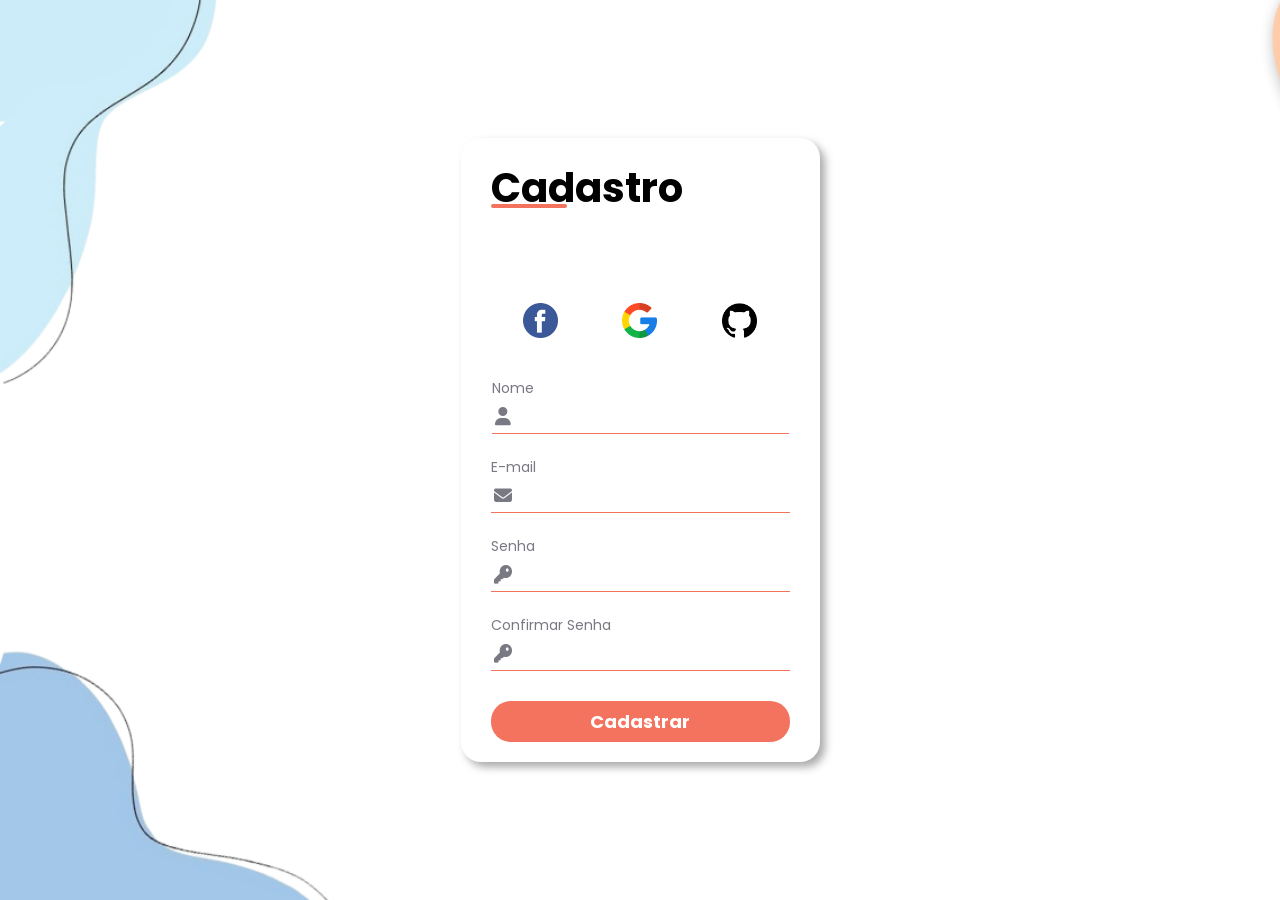
<file: aproveienem/src/main/resources/static/telacadastro.html>
<!DOCTYPE html>
<html lang="pt-br">
<head>
    <meta charset="UTF-8">
    <meta http-equiv="X-UA-Compatible" content="IE=edge">
    <meta name="viewport" content="width=device-width, initial-scale=1.0">

    <link rel="stylesheet"
          href="https://cdnjs.cloudflare.com/ajax/libs/font-awesome/6.2.0/css/all.min.css">

    <link rel="stylesheet" href="assets/assets/css/telacadastro.css">

    <title>Cadastro</title>
</head>

<body>

<main id="container">

    <form action="/cadastro" method="POST" id="cadastro_form">

        <!-- HEADER -->
        <div id="form_header">

            <h1>Cadastro</h1>

        </div>

        <!-- MENSAGEM -->
        <div id="mensagemCadastro"
             style="
        color:red;
        font-size:14px;
        margin-top:10px;
        margin-bottom:15px;
     ">
        </div>

        <!-- SOCIAL -->
        <div id="social_media">

            <a href="#">
                <img src="assets/assets/images/facebook.png" alt="">
            </a>

            <a href="#">
                <img src="assets/assets/images/google.png" alt="Google">
            </a>

            <a href="#">
                <img src="assets/assets/images/github.png" alt="">
            </a>

        </div>

        <!-- INPUTS -->
        <div id="inputs">

            <!-- NOME -->
            <div class="input-box">
                <label for="nome">
                    Nome

                    <div class="input-field">
                        <i class="fa-solid fa-user"></i>

                        <input
                                type="text"
                                id="nome"
                                name="nome"
                                required>
                    </div>
                </label>
            </div>

            <!-- EMAIL -->
            <div class="input-box">
                <label for="email">
                    E-mail

                    <div class="input-field">
                        <i class="fa-solid fa-envelope"></i>

                        <input
                                type="email"
                                id="email"
                                name="email"
                                required>
                    </div>
                </label>
            </div>

            <!-- SENHA -->
            <div class="input-box">
                <label for="senha">
                    Senha

                    <div class="input-field">
                        <i class="fa-solid fa-key"></i>

                        <input
                                type="password"
                                id="senha"
                                name="senha"
                                required>
                    </div>
                </label>
            </div>

            <!-- CONFIRMAR SENHA -->
            <div class="input-box">
                <label for="csenha">
                    Confirmar Senha

                    <div class="input-field">
                        <i class="fa-solid fa-key"></i>

                        <input
                                type="password"
                                id="csenha"
                                name="csenha"
                                required>
                    </div>
                </label>
            </div>

        </div>

        <!-- BOTÃO -->
        <button type="submit"
                class="botao"
                id="cadastrar_button">

            Cadastrar
        </button>

    </form>

</main>

<!-- SCRIPT DE ERROS -->
<script>

    const params = new URLSearchParams(window.location.search);

    const erro = params.get("erro");

    const mensagem = document.getElementById("mensagemCadastro");

    // EMAIL JÁ CADASTRADO
    if(erro === "email"){

        mensagem.innerHTML =
            'Esse email já está cadastrado. ' +
            '<a href="/telalogin.html" ' +
            'style="color:#ff4d4d; font-weight:bold; text-decoration:none;">' +
            'Efetue o login' +
            '</a>';

    }
</script>

<!-- JS -->
<script src="assets/assets/js/scriptLogCad.js"></script>

</body>
</html>
</file>
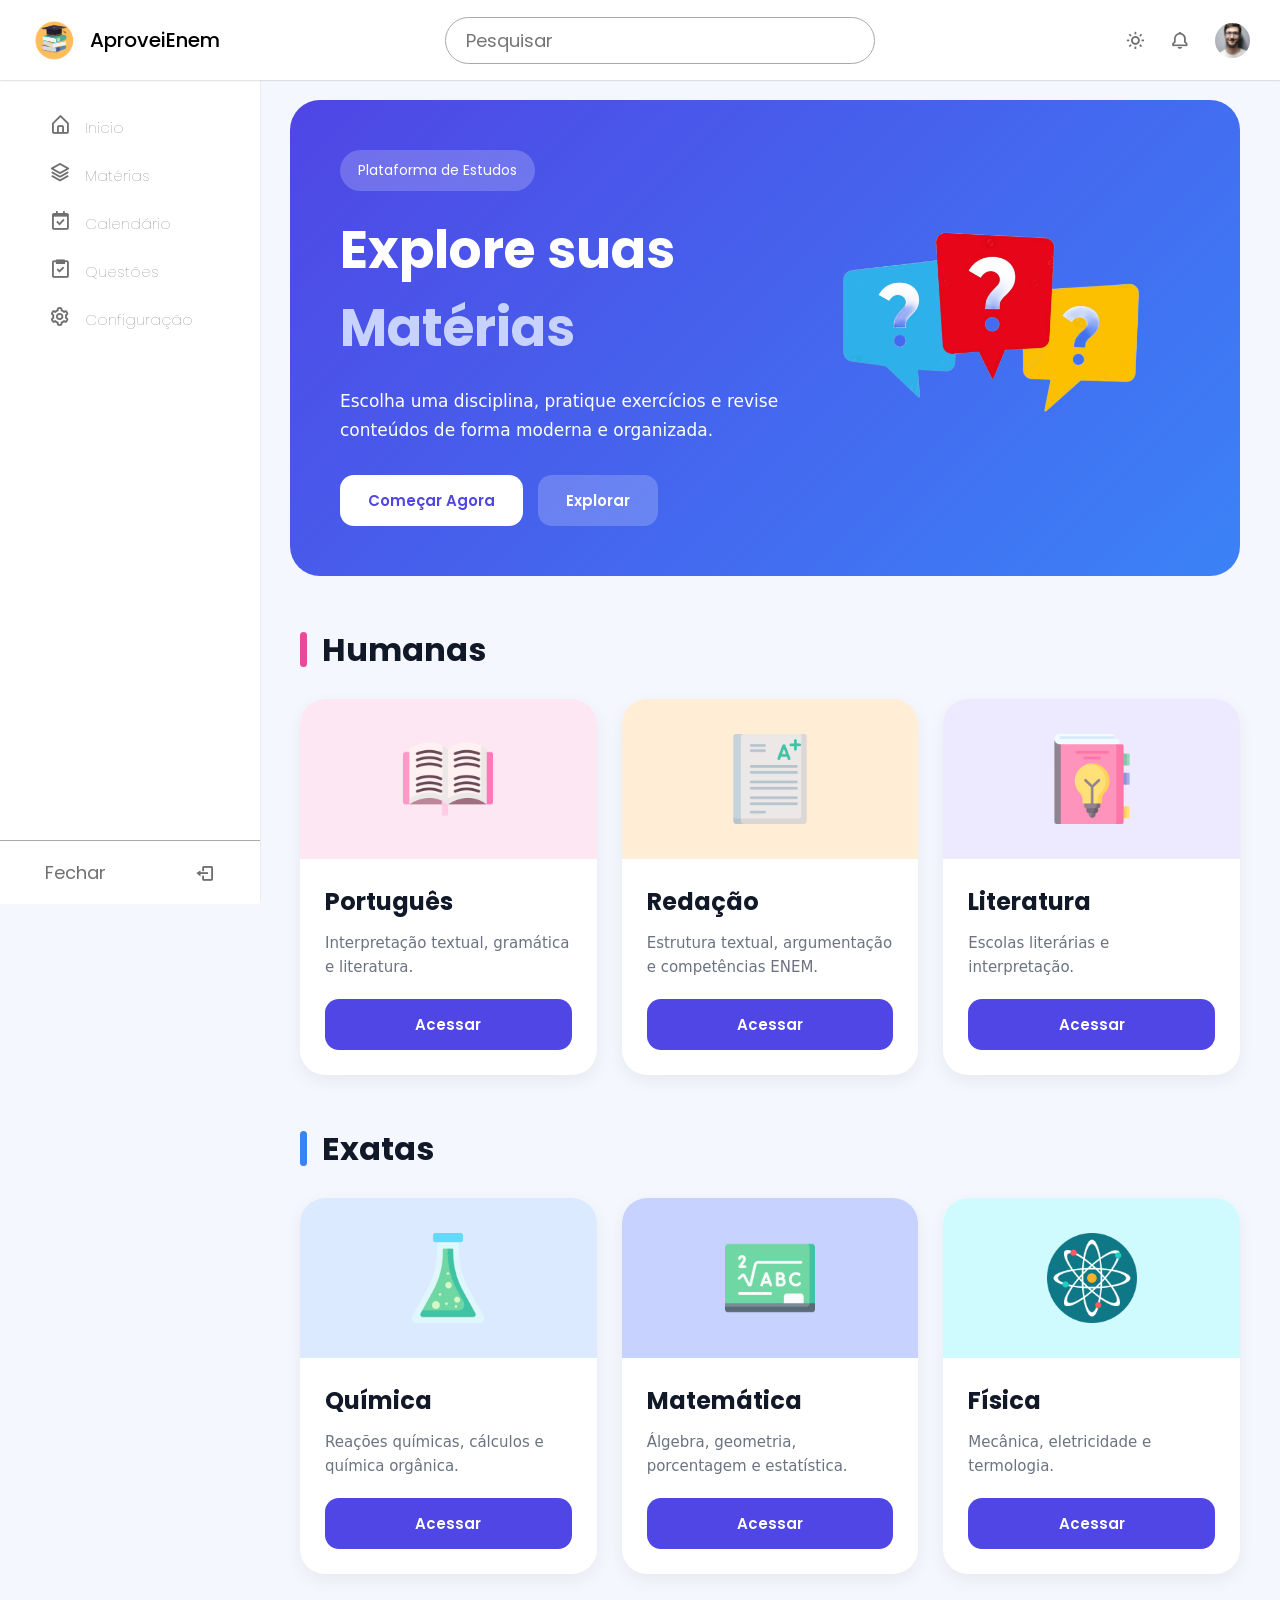
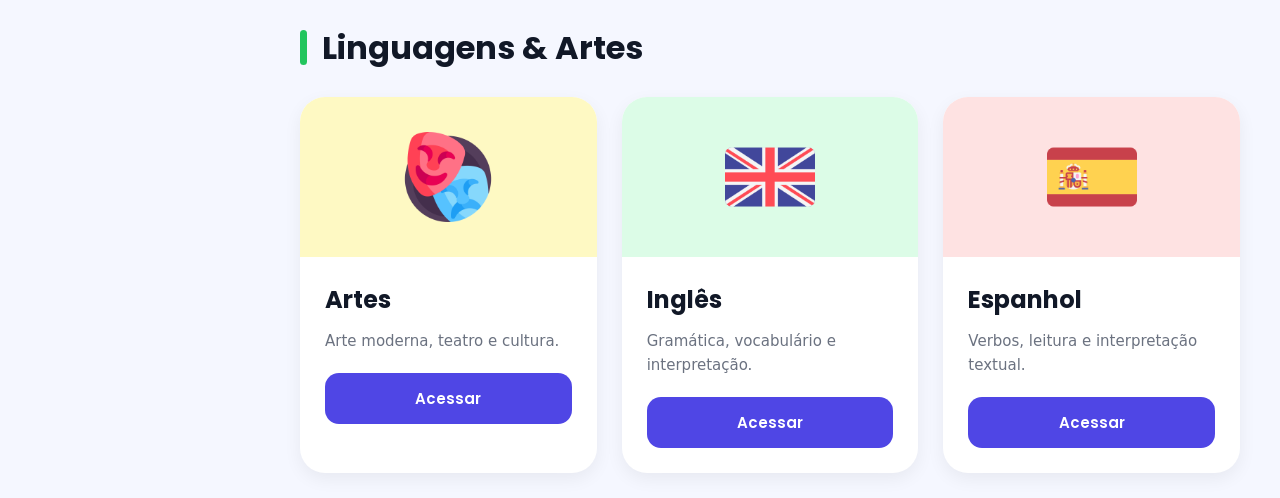
<file: aproveienem/src/main/resources/static/telamaterias.html>
<!DOCTYPE html>
<html lang="pt-BR">

<head>
  <meta charset="utf-8" />
  <meta name="viewport" content="width=device-width, initial-scale=1" />

  <!-- ICONS -->
  <link href="https://unpkg.com/boxicons@2.1.4/css/boxicons.min.css" rel="stylesheet" />

  <title>Matérias</title>

  <!-- CSS ORIGINAL -->
  <link rel="stylesheet" href="assets/assets/css/portTerias.css" />

  <style>
    /* ========= BODY ========= */

    body {
      background: #f5f7ff;
      font-family: Arial, Helvetica, sans-serif;
    }

    /* ========= HERO ========= */

    .materias-hero {

      margin-left: 290px;
      margin-top: 100px;
      margin-right: 40px;

      background: linear-gradient(135deg, #4f46e5, #3b82f6);

      border-radius: 30px;

      padding: 50px;

      display: flex;
      justify-content: space-between;
      align-items: center;

      overflow: hidden;

      color: white;
    }

    .hero-text {
      max-width: 550px;
    }

    .hero-badge {

      background: rgba(255, 255, 255, 0.2);

      padding: 10px 18px;

      border-radius: 30px;

      font-size: 14px;

      display: inline-block;

      margin-bottom: 20px;
    }

    .hero-text h1 {

      font-size: 52px;

      margin-bottom: 20px;
    }

    .hero-text h1 span {
      color: #c7d2fe;
    }

    .hero-text p {

      font-size: 17px;

      line-height: 1.7;

      margin-bottom: 30px;
    }

    .hero-buttons {
      display: flex;
      gap: 15px;
    }

    .primary-btn,
    .secondary-btn {

      border: none;

      padding: 14px 28px;

      border-radius: 14px;

      font-size: 15px;

      font-weight: 600;

      cursor: pointer;

      transition: 0.3s;
    }

    .primary-btn {
      background: white;
      color: #4f46e5;
    }

    .secondary-btn {
      background: rgba(255, 255, 255, 0.2);
      color: white;
    }

    .primary-btn:hover,
    .secondary-btn:hover {
      transform: translateY(-4px);
    }


    /* ========= TITULOS ========= */

    .section-header {

      margin-left: 300px;
      margin-top: 50px;

      display: flex;
      align-items: center;

      gap: 15px;
    }

    .section-line {

      width: 7px;
      height: 35px;

      border-radius: 10px;
    }

    .humanas .section-line {
      background: #ec4899;
    }

    .exatas .section-line {
      background: #3b82f6;
    }

    .linguagens .section-line {
      background: #22c55e;
    }

    .section-header h2 {

      font-size: 32px;

      color: #111827;
    }

    /* ========= GRID ========= */

    .subjects-grid {

      margin-left: 300px;
      margin-right: 40px;
      margin-top: 25px;
      margin-bottom: 25px;

      display: grid;

      grid-template-columns: repeat(auto-fit, minmax(260px, 1fr));

      gap: 25px;
    }

    /* ========= CARD ========= */

    .modern-card {

      background: white;

      border-radius: 25px;

      overflow: hidden;

      box-shadow: 0 6px 18px rgba(0, 0, 0, 0.06);

      transition: 0.3s;
    }

    .modern-card:hover {
      transform: translateY(-6px);
    }

    .card-top {

      height: 160px;

      display: flex;
      justify-content: center;
      align-items: center;
    }

    .card-top img {
      width: 90px;
    }

    /* CORES */

    .pink {
      background: #fce7f3;
    }

    .orange {
      background: #ffedd5;
    }

    .purple {
      background: #ede9fe;
    }

    .blue {
      background: #dbeafe;
    }

    .indigo {
      background: #c7d2fe;
    }

    .cyan {
      background: #cffafe;
    }

    .yellow {
      background: #fef9c3;
    }

    .green {
      background: #dcfce7;
    }

    .red {
      background: #fee2e2;
    }

    /* ========= CONTEUDO ========= */

    .card-content {
      padding: 25px;
    }

    .card-content h3 {

      font-size: 24px;

      margin-bottom: 12px;

      color: #111827;
    }

    .card-content p {

      color: #6b7280;

      line-height: 1.6;

      margin-bottom: 20px;
    }

    .card-content button {

      width: 100%;

      border: none;

      background: #4f46e5;

      color: white;

      padding: 14px;

      border-radius: 14px;

      font-size: 15px;

      font-weight: 600;

      cursor: pointer;

      transition: 0.3s;
    }

    .card-content button:hover {
      background: #4338ca;
    }

    /* ========= RESPONSIVO ========= */

    @media(max-width: 900px) {

      .materias-hero,
      .section-header,
      .subjects-grid {

        margin-left: 100px;
      }

      .materias-hero {

        flex-direction: column;

        text-align: center;

        gap: 30px;
      }

      .hero-text h1 {
        font-size: 38px;
      }

    }
  </style>

</head>

<body>

<!-- NAVBAR -->

<nav class="navbar">

  <div class="logo_item">

    <i class="bx bx-menu" id="sidebarOpen"></i>

    <img src="assets/assets/images/logo2.png"
         alt="AproveiEnem Logo"
         style="width: 50px; height: auto;">

    AproveiEnem

  </div>

  <div class="search_bar">
    <input type="text" placeholder="Pesquisar" />
  </div>

  <div class="navbar_content">

    <i class="bi bi-grid"></i>

    <i class='bx bx-sun' id="darkLight"></i>

    <i class='bx bx-bell'></i>

    <img src="assets/assets/images/profile.jpg"
         alt=""
         class="profile" />

  </div>

</nav>

<!-- SIDEBAR -->

<nav class="sidebar">

  <div class="menu_content">

    <ul class="menu_items">

      <div class="menu_title menu_dahsboard"></div>

      <li class="item">
        <div href="telaprincipal.html"
             class="nav_link submenu_item">
        </div>
      </li>

      <!-- INICIO -->

      <li class="item">

        <div href="telaprincipal.html"
             class="nav_link submenu_item">

            <span class="navlink_icon">
              <i class="bx bx-home-alt"></i>
            </span>

          <span class="navlink">
              Inicio
            </span>

        </div>

      </li>

      <!-- MATERIAS -->

      <li class="item">

        <a href="telamaterias.html"
           class="nav_link active">

            <span class="navlink_icon">
              <i class='bx bx-layer'></i>
            </span>

          <span class="navlink">
              Matérias
            </span>

        </a>

      </li>

      <!-- CALENDARIO -->

      <li class="item">

        <a href="calendario.html"
           class="nav_link">

            <span class="navlink_icon">
              <i class='bx bx-calendar-check'></i>
            </span>

          <span class="navlink">
              Calendário
            </span>

        </a>

      </li>

      <!-- QUESTOES -->

      <li class="item">

        <a href="teladequestoes.html"
           class="nav_link">

            <span class="navlink_icon">
              <i class='bx bx-task'></i>
            </span>

          <span class="navlink">
              Questões
            </span>

        </a>

      </li>

    </ul>

    <!-- CONFIG -->

    <ul class="menu_items">

      <li class="item">

        <a href="configuracao.html"
           class="nav_link">

            <span class="navlink_icon">
              <i class="bx bx-cog"></i>
            </span>

          <span class="navlink">
              Configuração
            </span>

        </a>

      </li>

    </ul>

    <!-- BOTTOM -->

    <div class="bottom_content">

      <div class="bottom expand_sidebar">
        <span>Abrir</span>
        <i class='bx bx-log-in'></i>
      </div>

      <div class="bottom collapse_sidebar">
        <span>Fechar</span>
        <i class='bx bx-log-out'></i>
      </div>

    </div>

  </div>

</nav>

<!-- HERO -->

<div class="materias-hero">

  <div class="hero-text">

      <span class="hero-badge">
        Plataforma de Estudos
      </span>

    <h1>
      Explore suas <span>Matérias</span>
    </h1>

    <p style="color: white;">
      Escolha uma disciplina,
      pratique exercícios e revise conteúdos
      de forma moderna e organizada.
    </p>

    <div class="hero-buttons">

      <button class="primary-btn">
        Começar Agora
      </button>

      <button class="secondary-btn">
        Explorar
      </button>

    </div>

  </div>

  <div class="hero-image">
    <img src="assets/images/imagem_teladeMaterias.png" style="width: 400px; height: auto;">  </div>

</div>

<!-- HUMANAS -->

<div class="section-header humanas">

  <div class="section-line"></div>

  <h2>Humanas</h2>

</div>

<div class="subjects-grid">

  <!-- PORTUGUES -->

  <div class="modern-card">

    <div class="card-top pink">
      <img src="assets/assets/images/livro.png">
    </div>

    <div class="card-content">

      <h3>Português</h3>

      <p>
        Interpretação textual,
        gramática e literatura.
      </p>

      <a href="telaAssunto.html">
        <button>Acessar</button>
      </a>

    </div>

  </div>

  <!-- REDAÇÃO -->

  <div class="modern-card">

    <div class="card-top orange">
      <img src="assets/assets/images/exame.png">
    </div>

    <div class="card-content">

      <h3>Redação</h3>

      <p>
        Estrutura textual,
        argumentação e competências ENEM.
      </p>

      <button>Acessar</button>

    </div>

  </div>

  <!-- LITERATURA -->

  <div class="modern-card">

    <div class="card-top purple">
      <img src="assets/assets/images/livro%20(1).png">
    </div>

    <div class="card-content">

      <h3>Literatura</h3>

      <p>
        Escolas literárias
        e interpretação.
      </p>

      <button>Acessar</button>

    </div>

  </div>

</div>

<!-- EXATAS -->

<div class="section-header exatas">

  <div class="section-line"></div>

  <h2>Exatas</h2>

</div>

<div class="subjects-grid">

  <!-- QUIMICA -->

  <div class="modern-card">

    <div class="card-top blue">
      <img src="assets/assets/images/ciencia.png">
    </div>

    <div class="card-content">

      <h3>Química</h3>

      <p>
        Reações químicas,
        cálculos e química orgânica.
      </p>

      <button>Acessar</button>

    </div>

  </div>

  <!-- MATEMATICA -->

  <div class="modern-card">

    <div class="card-top indigo">
      <img src="assets/assets/images/quadro-negro.png">
    </div>

    <div class="card-content">

      <h3>Matemática</h3>

      <p>
        Álgebra, geometria,
        porcentagem e estatística.
      </p>

      <a href="matematica.html">
        <button>Acessar</button>
      </a>

    </div>

  </div>

  <!-- FISICA -->

  <div class="modern-card">

    <div class="card-top cyan">
      <img src="assets/assets/images/fisica.png">
    </div>

    <div class="card-content">

      <h3>Física</h3>

      <p>
        Mecânica, eletricidade
        e termologia.
      </p>

      <button>Acessar</button>

    </div>

  </div>

</div>

<!-- LINGUAGENS -->

<div class="section-header linguagens">

  <div class="section-line"></div>

  <h2>Linguagens & Artes</h2>

</div>

<div class="subjects-grid">

  <!-- ARTES -->

  <div class="modern-card">

    <div class="card-top yellow">
      <img src="assets/assets/images/teatro.png">
    </div>

    <div class="card-content">

      <h3>Artes</h3>

      <p>
        Arte moderna,
        teatro e cultura.
      </p>

      <button>Acessar</button>

    </div>

  </div>

  <!-- INGLES -->

  <div class="modern-card">

    <div class="card-top green">
      <img src="assets/assets/images/ingles.png">
    </div>

    <div class="card-content">

      <h3>Inglês</h3>

      <p>
        Gramática,
        vocabulário e interpretação.
      </p>

      <button>Acessar</button>

    </div>

  </div>

  <!-- ESPANHOL -->

  <div class="modern-card">

    <div class="card-top red">
      <img src="assets/assets/images/espanha.png">
    </div>

    <div class="card-content">

      <h3>Espanhol</h3>

      <p>
        Verbos,
        leitura e interpretação textual.
      </p>

      <button>Acessar</button>

    </div>

  </div>

</div>

<!-- JS -->

<script src="assets/assets/js/portTerias.js"></script>

</body>

</html>
</file>
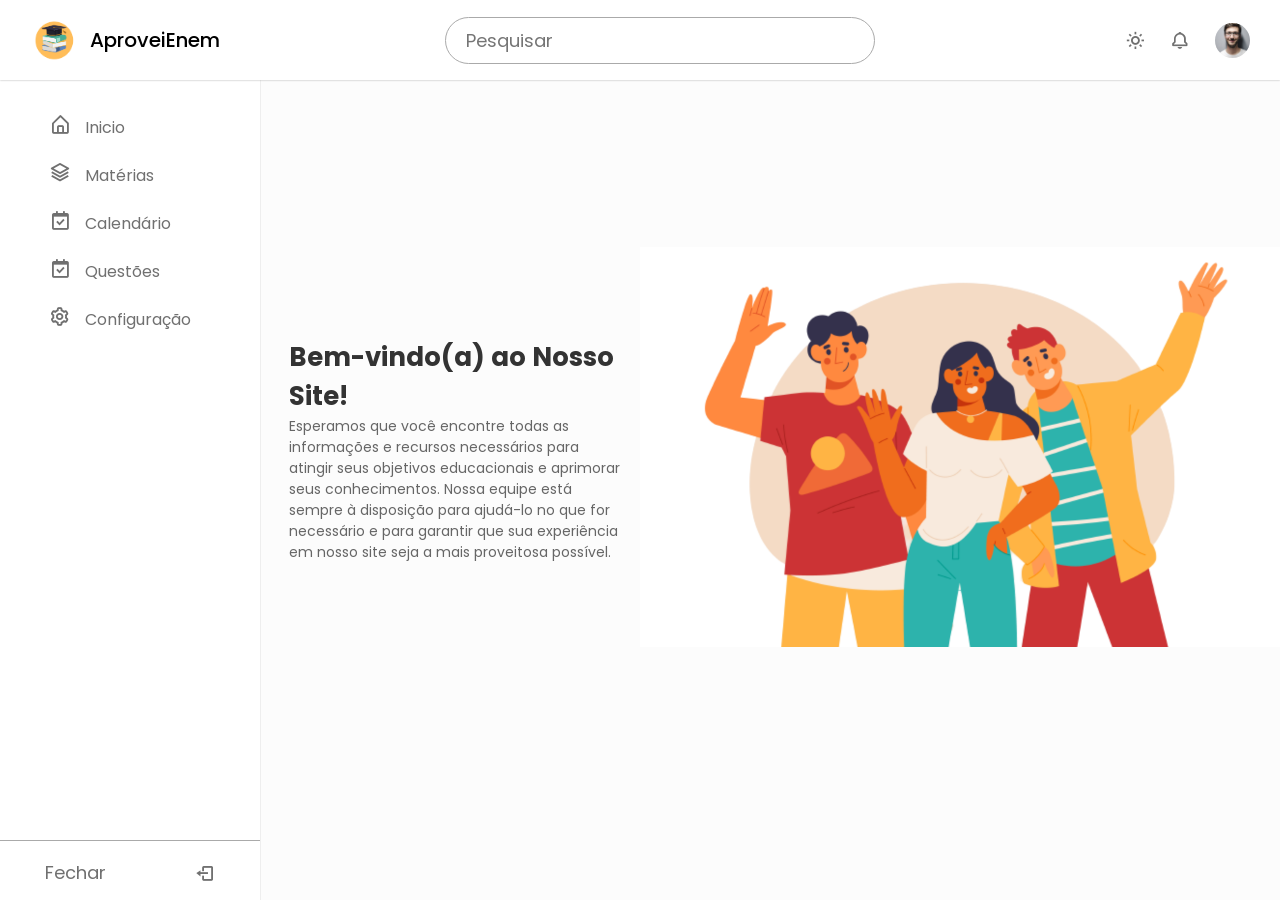
<file: aproveienem/src/main/resources/static/telaprincipal.html>
<!DOCTYPE html>
<!-- Coding by CodingNepal || www.codingnepalweb.com -->
<html lang="en">

<head>
  <meta charset="utf-8" />
  <meta name="viewport" content="width=device-width, initial-scale=1" />
  <!-- Boxicons CSS -->
  <link href="https://unpkg.com/boxicons@2.1.4/css/boxicons.min.css" rel="stylesheet" />
  <title>AproveiEnem</title>
  <link rel="stylesheet" href="assets/assets/css/telaprincipal.css" />

</head>

<body>
  <!--inicio barracima-->
  <nav class="navbar">
    <div class="logo_item">
      <i class="bx bx-menu" id="sidebarOpen"></i>
      <img src="assets/assets/images/logo2.png" alt="AproveiEnem Logo" style="width: 50px; height: auto;"></i>AproveiEnem
    </div>

    <div class="search_bar">
      <input type="text" placeholder="Pesquisar" />
    </div>

    <div class="navbar_content">
      <i class="bi bi-grid"></i>
      <i class='bx bx-sun' id="darkLight"></i>
      <i class='bx bx-bell'></i>
      <img src="assets/assets/images/profile.jpg" alt="" class="profile" />
    </div>
  </nav><!--fim barracima-->

  <!-- inicio barralateral -->
  <nav class="sidebar">
    <div class="menu_content">
      <ul class="menu_items">
        <div class="menu_title menu_dahsboard"></div>

        <!-- Start -->
        <li class="item">
          <div href="telaprincipal.html" class="nav_link submenu_item">
          </div>
        </li>

        <li class="item">
          <div href="telaprincipal.html" class="nav_link submenu_item">
            <span class="navlink_icon">
              <i class="bx bx-home-alt"></i>
            </span>
            <span class="navlink">Inicio</span>
          </div>
        </li>

        <li class="item">
          <a href="telamaterias.html" class="nav_link">
            <span class="navlink_icon">
              <i class='bx bx-layer'></i>
            </span>
            <span class="navlink">Matérias</span>
          </a>
        </li>

        <li class="item">
          <a href="calendario.html" class="nav_link">
            <span class="navlink_icon">
              <i class='bx bx-calendar-check'></i>
            </span>
            <span class="navlink">Calendário</span>
          </a>
        </li>

        <li class="item">
          <a href="teladequestoes.html.html" class="nav_link">
            <span class="navlink_icon">
              <i class='bx bx-calendar-check'></i>
            </span>
            <span class="navlink">Questões</span>
          </a>
        </li>
        <!-- End -->
      </ul>

      <!-- Start -->
      <ul class="menu_items">


        <li class="item">
          <a href="configuracao.html" class="nav_link">
            <span class="navlink_icon">
              <i class="bx bx-cog"></i>
            </span>
            <span class="navlink">Configuração</span>
          </a>
        </li>
      </ul>
      <!-- End -->

      <!-- BarraLateral Abrir / Fechar -->
      <div class="bottom_content">
        <div class="bottom expand_sidebar">
          <span> Abrir</span>
          <i class='bx bx-log-in'></i>
        </div>
        <div class="bottom collapse_sidebar">
          <span> Fechar</span>
          <i class='bx bx-log-out'></i>
        </div>
      </div>
    </div>
  </nav>
  <!-- fim barralateral-->

  <!--boas vindas-->

  <div class="container">
    <div class="welcome-message">
      <h1>Bem-vindo(a) ao Nosso Site!</h1>
      <p>Esperamos que você encontre todas as informações e recursos necessários
        para atingir seus objetivos educacionais e aprimorar seus conhecimentos.
        Nossa equipe está sempre à disposição para ajudá-lo no que for necessário
        e para garantir que sua experiência em nosso site seja a mais proveitosa possível.</p>
    </div>
    <div class="welcome-image">
      <img src="assets/assets/images/pessoas.png" alt="Imagem de Boas-Vindas">

    </div>
  </div>
  </div>
  </div>
  </div>

  <!-- JavaScript -->
  <script src="assets/assets/js/scriptbar.js"></script>
</body>

</html>
</file>
<file: aproveienem/src/main/resources/static/assets/assets/css/barra.css>
/* Import Google font - Poppins */
@import url("https://fonts.googleapis.com/css2?family=Poppins:wght@200;300;400;500;600;700&display=swap");
* {
  margin: 0;
  padding: 0;
  box-sizing: border-box;
  font-family: "Poppins", sans-serif;
}
:root {
  --white-color: #fff;
  --blue-color: #4070f4;
  --grey-color: #707070;
  --grey-color-light: #aaa;
}
body {
  background-color: #fcfcfc;
  transition: all 0.5s ease;
}
body.dark {
  background-color: #333;
}
body.dark {
  --white-color: #333;
  --blue-color: #fff;
  --grey-color: #f2f2f2;
  --grey-color-light: #aaa;
}

/* inicio barracima */
.navbar {
  position: fixed;
  top: 0;
  width: 100%;
  left: 0;
  background-color: var(--white-color);
  display: flex;
  align-items: center;
  justify-content: space-between;
  padding: 15px 30px;
  z-index: 1000;
  box-shadow: 0 0 2px var(--grey-color-light);
}
.logo_item {
  display: flex;
  align-items: center;
  column-gap: 10px;
  font-size: 20px;
  font-weight: 500;
  color: black;
}
.navbar img {
  width: 35px;
  height: 35px;
  object-fit: cover;
  border-radius: 50%;
}
.search_bar {
  height: 47px;
  max-width: 430px;
  width: 100%;
}
.search_bar input {
  height: 100%;
  width: 100%;
  border-radius: 25px;
  font-size: 18px;
  outline: none;
  background-color: var(--white-color);
  color: var(--grey-color);
  border: 1px solid var(--grey-color-light);
  padding: 0 20px;
}
.navbar_content {
  display: flex;
  align-items: center;
  column-gap: 25px;
}
.navbar_content i {
  cursor: pointer;
  font-size: 20px;
  color: var(--grey-color);
}/*fim barracima*/

/* inicio barralateral */
.sidebar {
  background-color: var(--white-color);
  width: 260px;
  position: fixed;
  top: 0;
  left: 0;
  height: 100%;
  padding: 80px 20px;
  z-index: 100;
  overflow-y: scroll;
  box-shadow: 0 0 1px var(--grey-color-light);
  transition: all 0.5s ease;
}
.sidebar.close {
  padding: 60px 0;
  width: 80px;
}
.sidebar::-webkit-scrollbar {
  display: none;
}
.menu_content {
  position: relative;
}
.menu_title {
  margin: 15px 0;
  padding: 0 20px;
  font-size: 18px;
}
.sidebar.close .menu_title {
  padding: 6px 30px;
}
.menu_title::before {
  color: var(--grey-color);
  white-space: nowrap;
}
.menu_dahsboard::before {
  content: "";
}

.menu_setting::before {
  content: "Setting";
}
.sidebar.close .menu_title::before {
  content: "";
  position: absolute;
  height: 2px;
  width: 18px;
  border-radius: 12px;
  background: var(--grey-color-light);
}
.menu_items {
  padding: 0;
  list-style: none;
}
.navlink_icon {
  position: relative;
  font-size: 22px;
  min-width: 50px;
  line-height: 40px;
  display: inline-block;
  text-align: center;
  border-radius: 6px;
}
.navlink_icon::before {
  content: "";
  position: absolute;
  height: 100%;
  width: calc(100% + 100px);
  left: -20px;
}
.navlink_icon:hover {
  background: var(--blue-color);
}
.sidebar .nav_link {
  display: flex;
  align-items: center;
  width: 100%;
  padding: 4px 15px;
  border-radius: 8px;
  text-decoration: none;
  color: var(--grey-color);
  white-space: nowrap;
}
.sidebar.close .navlink {
  display: none;
}
.nav_link:hover {
  color: var(--white-color);
  background: var(--blue-color);
}
.sidebar.close .nav_link:hover {
  background: var(--white-color);
}
.submenu_item {
  cursor: pointer;
}
.submenu {
  display: none;
}
.submenu_item .arrow-left {
  position: absolute;
  right: 10px;
  display: inline-block;
  margin-right: auto;
}
.sidebar.close .submenu {
  display: none;
}
.show_submenu ~ .submenu {
  display: block;
}
.show_submenu .arrow-left {
  transform: rotate(90deg);
}
.submenu .sublink {
  padding: 15px 15px 15px 52px;
}
.bottom_content {
  position: fixed;
  bottom: 60px;
  left: 0;
  width: 260px;
  cursor: pointer;
  transition: all 0.5s ease;
}
.bottom {
  position: absolute;
  display: flex;
  align-items: center;
  left: 0;
  justify-content: space-around;
  padding: 18px 0;
  text-align: center;
  width: 100%;
  color: var(--grey-color);
  border-top: 1px solid var(--grey-color-light);
  background-color: var(--white-color);
}
.bottom i {
  font-size: 20px;
}
.bottom span {
  font-size: 18px;
}
.sidebar.close .bottom_content {
  width: 50px;
  left: 15px;
}
.sidebar.close .bottom span {
  display: none;
}
.sidebar.hoverable .collapse_sidebar {
  display: none;
}
#sidebarOpen {
  display: none;
}
@media screen and (max-width: 768px) {
  #sidebarOpen {
    font-size: 25px;
    display: block;
    margin-right: 10px;
    cursor: pointer;
    color: var(--grey-color);
  }
  .sidebar.close {
    left: -100%;
  }
  .search_bar {
    display: none;
  }
  .sidebar.close .bottom_content {
    left: -100%;
  }
}/*fim barralateral*/ 

/* inicio boas vindas*/

.container {
  display: flex;
  justify-content: flex-end;
  align-items: center;
  height: 100vh; /* Isso faz com que a div ocupe toda a altura da janela de visualização */
}

.welcome-message {
  text-align: left;
  padding: 20px;
  width: 29%; /* Ajuste a largura conforme necessário */
  box-sizing: border-box;
}

.welcome-image {
  width: 50%; /* Ajuste a largura conforme necessário */
}

/* Estilize conforme sua preferência */
h1 {
  font-size: 26px;
  color: #333;
}

p {
  font-size: 14px;
  color: #666;
}

img {
  max-width: 100%;
  height: auto;
}

.subject-card {
  width: 200px;
  background-color: #8eb7ee;
  border-radius: 50px;
  padding: 15px;
  text-align: left;
  font-size: 15px;
}


h3 {
  font-size: 17px;
}

.video-container{
  display: flex;
  flex-wrap: wrap;
  gap: 20px;
  margin-left: 200px; 
  padding: 20px;
}
.video-title {
  display: flex;
  font-size: 34px; /* Tamanho do título */
 /* Centralizar o texto */
  margin-left: 200px; 
  margin-bottom: 20px; /* Espaço abaixo do título */
}

.centered-container {
  display: flex;
  flex-direction: column;
  margin-left: 140px;
  height: 100vh; /* Isso ajusta a altura para preencher a tela inteira verticalmente */
}

.text-box {
  flex: 1; /* A caixa de texto ocupa o espaço restante */
  padding: 20px;
  background-color: #e5e4e4; /* Cor de fundo da caixa de texto */
  border: 1px solid #ccc; /* Borda da caixa de texto */
  border-radius: 5px; /* Cantos arredondados */
}

.text-box h3 {
  font-size: 24px;
  margin-bottom: 10px;
} /*fim boas vindas*/
</file>
<file: aproveienem/src/main/resources/static/assets/assets/css/configuracao.css>
.container{
    margin-top: 5px;
    margin-left: 20px;
}
.ui-w-80 {
    width : 70px !important;
    height: auto;
    border-radius: 10px;
}

.btn-default {
    border-color: rgba(24, 28, 33, 0.1);
    background  : rgba(0, 0, 0, 0);
    color       : #4E5155;
}

label.btn {
    margin-bottom: 0;
}

.btn-outline-primary {
    border-color: #26B4FF;
    background  : transparent;
    color       : #26B4FF;
   
}

.btn {
    cursor: pointer;
}

.text-light {
    color: #babbbc !important;
}

.btn-facebook {
    border-color: rgba(0, 0, 0, 0);
    background  : #3B5998;
    color       : #fff;
}

.btn-instagram {
    border-color: rgba(0, 0, 0, 0);
    background  : #000;
    color       : #fff;
}

.card {
    background-clip: padding-box;
    box-shadow     : 0 1px 4px rgba(24, 28, 33, 0.012);
}

.row-bordered {
    overflow: hidden;
}

.account-settings-fileinput {
    position  : absolute;
    visibility: hidden;
    width     : 1px;
    height    : 1px;
    opacity   : 0;
}

.account-settings-links .list-group-item.active {
    font-weight: bold !important;
}

html:not(.dark-style) .account-settings-links .list-group-item.active {
    background: transparent !important;
}

.account-settings-multiselect~.select2-container {
    width: 100% !important;
}

.light-style .account-settings-links .list-group-item {
    padding     : 0.85rem 1.5rem;
    border-color: rgba(24, 28, 33, 0.03) !important;
}

.light-style .account-settings-links .list-group-item.active {
    color: #4e5155 !important;
}

.material-style .account-settings-links .list-group-item {
    padding     : 0.85rem 1.5rem;
    border-color: rgba(24, 28, 33, 0.03) !important;
}

.material-style .account-settings-links .list-group-item.active {
    color: #4e5155 !important;
}

.dark-style .account-settings-links .list-group-item {
    padding     : 0.85rem 1.5rem;
    border-color: rgba(255, 255, 255, 0.03) !important;
}

.dark-style .account-settings-links .list-group-item.active {
    color: #fff !important;
}

.light-style .account-settings-links .list-group-item.active {
    color: #4E5155 !important;
}

.light-style .account-settings-links .list-group-item {
    padding     : 0.85rem 1.5rem;
    border-color: rgba(24, 28, 33, 0.03) !important;
}
.text-right{
   
    margin-right: 300px;
    margin-bottom: 500px;
}
</file>
<file: aproveienem/src/main/resources/static/assets/assets/css/telaquestao.css>
/* Import Google font - Poppins */
@import url("https://fonts.googleapis.com/css2?family=Poppins:wght@200;300;400;500;600;700&display=swap");


body {

  background: #fff;

}

.app {
  background: #d7d3d741;
  width: 90%;
  max-width: 600px;
  margin: 100px auto 0;
  border-radius: 10px;
  padding: 30px;

}

.app h1 {
  font-size: 25px;
  color: #001e4d;
  font: 600;
  border-bottom: 1px solid #333;
  padding-bottom: 30px;
}

.quiz {
  padding: 20px 0;
}

.quiz h4 {
  font-size: 18px;
  color: #333;
  font-weight: 600;
}

.btn {
  background: #fff;
  color: #222;
  font-weight: 500;
  width: 100%;
  border: 1px solid #222;
  padding: 10px;
  margin: 10px 0;
  text-align: left;
  border-radius: 4px;
  cursor: pointer;
  transition: all 0.3s;
}

.btn:hover:not([disabled]) {
  background: #222;
  color: #fff;


}

.btn:disabled {
  cursor: no-drop;
}

#next-btn {
  background: #001e4d;
  color: #fff;
  font-weight: 500;
  width: 150px;
  border: 0;
  padding: 10px;
  margin: 20px auto 0;
  border-radius: 4px;
  cursor: pointer;
  display: none;


}

.correct {
  background: #9aeabc;
}

.incorrect {
  background: #ff9393;
}

* {
  margin: 0;
  padding: 0;
  box-sizing: border-box;
  font-family: "Poppins", sans-serif;
}

:root {
  --white-color: #fff;
  --blue-color: #4070f4;
  --grey-color: #707070;
  --grey-color-light: #aaa;
}

body {
  background-color: #fcfcfc;
  transition: all 0.5s ease;
}

body.dark {
  background-color: #333;
}

body.dark {
  --white-color: #333;
  --blue-color: #fff;
  --grey-color: #f2f2f2;
  --grey-color-light: #aaa;
}

/* barracima */
.navbar {
  position: fixed;
  top: 0;
  width: 100%;
  left: 0;
  background-color: var(--white-color);
  display: flex;
  align-items: center;
  justify-content: space-between;
  padding: 15px 30px;
  z-index: 1000;
  box-shadow: 0 0 2px var(--grey-color-light);
}

.logo_item {
  display: flex;
  align-items: center;
  column-gap: 10px;
  font-size: 20px;
  font-weight: 500;
  color: black;
}

.navbar img {
  width: 35px;
  height: 35px;
  object-fit: cover;
  border-radius: 50%;
}

.search_bar {
  height: 47px;
  max-width: 430px;
  width: 100%;
}

.search_bar input {
  height: 100%;
  width: 100%;
  border-radius: 25px;
  font-size: 18px;
  outline: none;
  background-color: var(--white-color);
  color: var(--grey-color);
  border: 1px solid var(--grey-color-light);
  padding: 0 20px;
}

.navbar_content {
  display: flex;
  align-items: center;
  column-gap: 25px;
}

.navbar_content i {
  cursor: pointer;
  font-size: 20px;
  color: var(--grey-color);
}

/* barralateral */
.sidebar {
  background-color: var(--white-color);
  width: 260px;
  position: fixed;
  top: 0;
  left: 0;
  height: 100%;
  padding: 80px 20px;
  z-index: 100;
  overflow-y: scroll;
  box-shadow: 0 0 1px var(--grey-color-light);
  transition: all 0.5s ease;
}

.sidebar.close {
  padding: 60px 0;
  width: 80px;
}

.sidebar::-webkit-scrollbar {
  display: none;
}

.menu_content {
  position: relative;
}

.menu_title {
  margin: 15px 0;
  padding: 0 20px;
  font-size: 18px;
}

.sidebar.close .menu_title {
  padding: 6px 30px;
}

.menu_title::before {
  color: var(--grey-color);
  white-space: nowrap;
}

.menu_dahsboard::before {
  content: "";
}

.menu_setting::before {
  content: "Setting";
}

.sidebar.close .menu_title::before {
  content: "";
  position: absolute;
  height: 2px;
  width: 18px;
  border-radius: 12px;
  background: var(--grey-color-light);
}

.menu_items {
  padding: 0;
  list-style: none;
}

.navlink_icon {
  position: relative;
  font-size: 22px;
  min-width: 50px;
  line-height: 40px;
  display: inline-block;
  text-align: center;
  border-radius: 6px;
}

.navlink_icon::before {
  content: "";
  position: absolute;
  height: 100%;
  width: calc(100% + 100px);
  left: -20px;
}

.navlink_icon:hover {
  background: var(--blue-color);
}

.sidebar .nav_link {
  display: flex;
  align-items: center;
  width: 100%;
  padding: 4px 15px;
  border-radius: 8px;
  text-decoration: none;
  color: var(--grey-color);
  white-space: nowrap;
}

.sidebar.close .navlink {
  display: none;
}

.nav_link:hover {
  color: var(--white-color);
  background: var(--blue-color);
}

.sidebar.close .nav_link:hover {
  background: var(--white-color);
}

.submenu_item {
  cursor: pointer;
}

.submenu {
  display: none;
}

.submenu_item .arrow-left {
  position: absolute;
  right: 10px;
  display: inline-block;
  margin-right: auto;
}

.sidebar.close .submenu {
  display: none;
}

.show_submenu~.submenu {
  display: block;
}

.show_submenu .arrow-left {
  transform: rotate(90deg);
}

.submenu .sublink {
  padding: 15px 15px 15px 52px;
}

.bottom_content {
  position: fixed;
  bottom: 60px;
  left: 0;
  width: 260px;
  cursor: pointer;
  transition: all 0.5s ease;
}

.bottom {
  position: absolute;
  display: flex;
  align-items: center;
  left: 0;
  justify-content: space-around;
  padding: 18px 0;
  text-align: center;
  width: 100%;
  color: var(--grey-color);
  border-top: 1px solid var(--grey-color-light);
  background-color: var(--white-color);
}

.bottom i {
  font-size: 20px;
}

.bottom span {
  font-size: 18px;
}

.sidebar.close .bottom_content {
  width: 50px;
  left: 15px;
}

.sidebar.close .bottom span {
  display: none;
}

.sidebar.hoverable .collapse_sidebar {
  display: none;
}

#sidebarOpen {
  display: none;
}

@media screen and (max-width: 768px) {
  #sidebarOpen {
    font-size: 25px;
    display: block;
    margin-right: 10px;
    cursor: pointer;
    color: var(--grey-color);
  }

  .sidebar.close {
    left: -100%;
  }

  .search_bar {
    display: none;
  }

  .sidebar.close .bottom_content {
    left: -100%;
  }
}
</file>
<file: aproveienem/src/main/resources/static/assets/assets/css/portTerias.css>
/* Import Google font - Poppins */
@import url("https://fonts.googleapis.com/css2?family=Poppins:wght@200;300;400;500;600;700&display=swap");
* {
  margin: 0;
  padding: 0;
  box-sizing: border-box;
  font-family: "Poppins", sans-serif;
}
:root {
  --white-color: #fff;
  --blue-color: #4070f4;
  --grey-color: #707070;
  --grey-color-light: #aaa;
}
body {
  background-color: #fcfcfc;
  transition: all 0.5s ease;
  background-image: url(images/services-left-dec.png); /* Substitua pelo caminho da sua imagem de fundo */

}
body.dark {
  background-color: #333;
}
body.dark {
  --white-color: #333;
  --blue-color: #fff;
  --grey-color: #f2f2f2;
  --grey-color-light: #aaa;
}

/* inicio barracima */
.navbar {
  position: fixed;
  top: 0;
  width: 100%;
  left: 0;
  background-color: var(--white-color);
  display: flex;
  align-items: center;
  justify-content: space-between;
  padding: 15px 30px;
  z-index: 1000;
  box-shadow: 0 0 2px var(--grey-color-light);
}
.logo_item {
  display: flex;
  align-items: center;
  column-gap: 10px;
  font-size: 20px;
  font-weight: 500;
  color: black;
}
.navbar img {
  width: 35px;
  height: 35px;
  object-fit: cover;
  border-radius: 50%;
}
.search_bar {
  height: 47px;
  max-width: 430px;
  width: 100%;
}
.search_bar input {
  height: 100%;
  width: 100%;
  border-radius: 25px;
  font-size: 18px;
  outline: none;
  background-color: var(--white-color);
  color: var(--grey-color);
  border: 1px solid var(--grey-color-light);
  padding: 0 20px;
}
.navbar_content {
  display: flex;
  align-items: center;
  column-gap: 25px;
}
.navbar_content i {
  cursor: pointer;
  font-size: 20px;
  color: var(--grey-color);
}/*fim barracima*/

/* inicio barralateral */
.sidebar {
  background-color: var(--white-color);
  width: 260px;
  position: fixed;
  top: 0;
  left: 0;
  height: 100%;
  padding: 80px 20px;
  z-index: 100;
  overflow-y: scroll;
  box-shadow: 0 0 1px var(--grey-color-light);
  transition: all 0.5s ease;
}
.sidebar.close {
  padding: 60px 0;
  width: 80px;
}
.sidebar::-webkit-scrollbar {
  display: none;
}
.menu_content {
  position: relative;
}
.menu_title {
  margin: 15px 0;
  padding: 0 20px;
  font-size: 18px;
}
.sidebar.close .menu_title {
  padding: 6px 30px;
}
.menu_title::before {
  color: var(--grey-color);
  white-space: nowrap;
}
.menu_dahsboard::before {
  content: "";
}

.menu_setting::before {
  content: "Setting";
}
.sidebar.close .menu_title::before {
  content: "";
  position: absolute;
  height: 2px;
  width: 18px;
  border-radius: 12px;
  background: var(--grey-color-light);
}
.menu_items {
  padding: 0;
  list-style: none;
}
.navlink_icon {
  position: relative;
  font-size: 22px;
  min-width: 50px;
  line-height: 40px;
  display: inline-block;
  text-align: center;
  border-radius: 6px;
}
.navlink_icon::before {
  content: "";
  position: absolute;
  height: 100%;
  width: calc(100% + 100px);
  left: -20px;
}
.navlink_icon:hover {
  background: var(--blue-color);
}
.sidebar .nav_link {
  display: flex;
  align-items: center;
  width: 100%;
  padding: 4px 15px;
  border-radius: 8px;
  text-decoration: none;
  color: var(--grey-color);
  white-space: nowrap;
}
.sidebar.close .navlink {
  display: none;
}
.nav_link:hover {
  color: var(--white-color);
  background: var(--blue-color);
}
.sidebar.close .nav_link:hover {
  background: var(--white-color);
}
.submenu_item {
  cursor: pointer;
}
.submenu {
  display: none;
}
.submenu_item .arrow-left {
  position: absolute;
  right: 10px;
  display: inline-block;
  margin-right: auto;
}
.sidebar.close .submenu {
  display: none;
}
.show_submenu ~ .submenu {
  display: block;
}
.show_submenu .arrow-left {
  transform: rotate(90deg);
}
.submenu .sublink {
  padding: 15px 15px 15px 52px;
}
.bottom_content {
  position: fixed;
  bottom: 60px;
  left: 0;
  width: 260px;
  cursor: pointer;
  transition: all 0.5s ease;
}
.bottom {
  position: absolute;
  display: flex;
  align-items: center;
  left: 0;
  justify-content: space-around;
  padding: 18px 0;
  text-align: center;
  width: 100%;
  color: var(--grey-color);
  border-top: 1px solid var(--grey-color-light);
  background-color: var(--white-color);
}
.bottom i {
  font-size: 20px;
}
.bottom span {
  font-size: 18px;
}
.sidebar.close .bottom_content {
  width: 50px;
  left: 15px;
}
.sidebar.close .bottom span {
  display: none;
}
.sidebar.hoverable .collapse_sidebar {
  display: none;
}
#sidebarOpen {
  display: none;
}
@media screen and (max-width: 768px) {
  #sidebarOpen {
    font-size: 25px;
    display: block;
    margin-right: 10px;
    cursor: pointer;
    color: var(--grey-color);
  }
  .sidebar.close {
    left: -100%;
  }
  .search_bar {
    display: none;
  }
  .sidebar.close .bottom_content {
    left: -100%;
  }
}/*fim barralateral*/ 

/*inicio portugues*/
/*abre materias*/
.gallery {
  display: flex;
  flex-wrap: wrap;
  gap: 20px;
  justify-content: center;
  padding: 20px;
  margin-left: 150px; 
}
.gallery2{
  display: flex;
  flex-wrap: wrap;
  gap: 20px;
  justify-content: center;
  padding: 20px;
  margin-top: 30px;  
  margin-left: 150px; 
}
.subject-card {
  width: 250px;
  height: 150px; /* Altura ajustada para acomodar a imagem e o título */
  background-color: #f2f2f2;
  border-radius: 10px;
  padding: 15px;
  text-align: center;
  display: flex;
  flex-direction: column;
  justify-content: center;
  align-items: center; /* Centraliza tanto horizontal quanto verticalmente */
  box-shadow:0 1px 2px 0 rgba(0, 0, 0, 0.1);
  transition: transform 0.3s;
  
}
.subject-card:hover {
  transform: scale(1.1); /* Aumenta o tamanho do elemento em 10% quando o mouse passa sobre ele */
}
.subject-card img {
  max-width: 20%; /* Reduza o tamanho da imagem ajustando o valor do max-width */
  height: auto;
}

.subject-card h3 {
  font-size: 18px;
  margin-top: 3px;
  margin-bottom: 5px;
}

.subject-card h3 a {
  text-decoration: none; /* Remove a sublinhado padrão */
  color: #333; /* Define a cor do link como preta */
}

.subject-card h3 a:hover {
  color: #1B9DF0; /* Define a cor do link como azul quando hover (passar o mouse) */
}

h3 {
  font-size: 17px;
}

.video-container{
  display: flex;
  flex-wrap: wrap;
  gap: 20px;
  margin-left: 200px; 
  padding: 20px;
}
.video-title {
  display: flex;
  font-size: 34px; /* Tamanho do título */
 margin-left: 230px; /* Centralizar verticalmente */
  margin-bottom: 10px; /* Espaço abaixo do título */
  margin-top: 90px;;
}
p{
  font-family:normal;
  font-family: ui-sans-serif,system-ui,-apple-system,BlinkMacSystemFont,Segoe UI,Roboto,
  Helvetica Neue,Arial,Noto Sans,sans-serif,Apple Color Emoji,Segoe UI Emoji,Segoe UI Symbol,Noto Color Emoji;
  font-weight: lighter;
  font-size: 15px;
  color: #333;
}
li{
  font-family:normal;
  font-family: ui-sans-serif,system-ui,-apple-system,BlinkMacSystemFont,Segoe UI,Roboto,
  Helvetica Neue,Arial,Noto Sans,sans-serif,Apple Color Emoji,Segoe UI Emoji,Segoe UI Symbol,Noto Color Emoji;
  font-weight: lighter;
  font-size: 15px;
  color: #333;

}/*fim materias*/


.centered-container {
  display: flex;
  flex-direction: column;
  margin-left: 140px;
  height: 100vh; /* Isso ajusta a altura para preencher a tela inteira verticalmente */
}

.text-box {
  flex: 1; /* A caixa de texto ocupa o espaço restante */
  padding: 20px;
  background-color: #e5e4e4; /* Cor de fundo da caixa de texto */
  border: 1px solid #ccc; /* Borda da caixa de texto */
  border-radius: 5px; /* Cantos arredondados */
}

.text-box h3 {
  font-size: 24px;
  margin-bottom: 10px;
}
/*css do titulo de materias*/

.componente {
            display: flex;
            align-items: center;
            background-color: orange;
            padding: 10px;
            width: 900px;
            margin-top: 100px;
            margin-left: 350px;
            border-radius: 10px;
            
        }

        .descricao {
            flex: 1;
            padding-right: 20px;
        }

        .descricao h2 {
            font-size: 24px;
            margin: 0;
        }

        .descricao p {
            font-size: 16px;
            margin: 0;
        }

        .imagem {
            max-width: 100px;
        }

        /*css do titulo materias tbm*/

        .texto-com-barra {
          display: flex;
          align-items: center;
          margin-left: 350px;
          margin-top: 30px;
          
          font-size: 25px;
      }

      .barra {
          width: 3px; /* Largura da barra */
          height: 25px; /* Altura da barra */
          background-color: rgb(152, 84, 216);
          margin-right: 10px; /* Espaçamento entre a barra e o texto */
          font-weight: bold ;
      } /*fim portugues*/
</file>
<file: aproveienem/src/main/resources/static/assets/assets/css/telacadastro.css>
@import url('https://fonts.googleapis.com/css2?family=Poppins:wght@100;200;300;400&display=swap');

/** Variables - colors **/
:root {
    /* Light 
    --color-light-50: #f8fafc;

    /* Dark 
   
    --color-dark-100: #312d37;
    --color-dark-900: #000;

    /* Purple 
    --color-purple-50: #7c3aed;
    --color-purple-100: #a855f7;
    --color-purple-200: #bf46ef;

    /* Gradient 
 
      --color-gradient: linear-gradient(90deg, var(--color-purple-50), var(--color-purple-100), var(--color-purple-200));*/

      --color-dark-50:#797984;
}
 
/* General */
* {
    font-family: 'Poppins', sans-serif;
    margin: 0;
    padding: 0;
    box-sizing: border-box;
}

body {
    height: 100vh;
    width: 100%;
    background-repeat: no-repeat;
    background-size: cover;
    display: flex;
    justify-content: center;
    align-items: center;
    background-image: url('../images/cadastroo.png');
}

#cadastro_form {
    display: flex;
    flex-direction: column;
    height: fit-content;
    padding: 20px 30px;
    border-radius: 20px;
    gap: 30px;
    box-shadow: 5px 5px 8px rgba(0, 0, 0, 0.336);
    animation: dark-to-light-background 0.3s ease-in-out;
}

/* Form Header */
#form_header {
    display: flex;
    align-items: center;
    justify-content: space-between;
}

#form_header h1 {
    font-size: 40px;
    position: relative;
}

#form_header h1::before {
    position: absolute;
    content: '';
    width: 40%;
    height: 4px;
    background-color: #F3735E;
    bottom: 10px;
    border-radius: 5px;
}

#mode_icon {
    cursor: pointer;
    font-size: 20px;
}

/* Social Media */
#social_media {
    display: flex;
    justify-content: space-around;
}

#social_media img {
    width: 35px;
}

#social_media img:hover {
    transform: scale(1.2);
}

/* Inputs */
#inputs {
    display: flex;
    align-items: center;
    justify-content: center;
    flex-direction: column;
    gap: 20px;
    display: flex;
}

.input-box>label {
    font-size: 14px;
    color: var(--color-dark-50);
    overflow: auto;
}

.input-field {
    display: flex;
    align-items: center;
    gap: 15px;
    padding: 3px;
    border-bottom: 1px solid #F3735E;
    cursor: text;
}

.input-field i {
    font-size: 18px;
    cursor: text;
    color: var(--color-dark-900);
} 

.input-field input {
    border: none;
    width: 260px;
    background-color: transparent;
    font-size: 18px;
    padding: 0px 5px;
}

.input-field input:focus {
    outline: none;
}

/* Forgot password */

#forgot_password a {
    text-decoration: none;
    color: var(--color-dark-50);
    font-size: 12px;
}

#forgot_password a:hover {
    color: var(--color-purple-50);
}

#forgot_passwordconfirm {
    text-decoration: none;
    color: var(--color-dark-50);
    font-size: 12px; 
} 

#forgot_passwordconfirm:hover {
    color: var(--color-purple-50);
}

/* Cadastro Button */
#cadastrar_button {
    border: none;
    background:#F3735E;
    padding: 7px;
    border-radius: 20px;
    color: #ffff;
    font-weight: bold;
    font-size: 18px;
    cursor: pointer;
}

#cadastrar_button:hover {
    transform: scale(1.05);
}

/* Dark Mode */
.dark#cadastrar_form {
    color: var(--color-light-50);
    background-color: var(--color-dark-100);
    animation: light-to-dark-background 0.3s ease-in-out;
}

.dark#cadastrar_form .input-field input,
.dark#cadastrar_form .input-field i {
    color: var(--color-light-50);
}

@keyframes dark-to-light-background {
    0% {
        background-color:var(--color-dark-100);
    }
    100.0% {
        background-color:var(--color-light-50);
    }
}

@keyframes light-to-dark-background {
    0% {
        background-color:var(--color-light-50);
    }
    100.0% {
        background-color:var(--color-dark-100); 
    }
}
</file>
<file: aproveienem/src/main/resources/static/assets/assets/css/telaprincipal.css>
/* Import Google font - Poppins */
@import url("https://fonts.googleapis.com/css2?family=Poppins:wght@200;300;400;500;600;700&display=swap");
* {
  margin: 0;
  padding: 0;
  box-sizing: border-box;
  font-family: "Poppins", sans-serif;
}
:root {
  --white-color: #fff;
  --blue-color: #4070f4;
  --grey-color: #707070;
  --grey-color-light: #aaa;
}
body {
  background-color: #fcfcfc;
  transition: all 0.5s ease;
}
body.dark {
  background-color: #333;
}
body.dark {
  --white-color: #333;
  --blue-color: #fff;
  --grey-color: #f2f2f2;
  --grey-color-light: #aaa;
}

/* inicio barracima */
.navbar {
  position: fixed;
  top: 0;
  width: 100%;
  left: 0;
  background-color: var(--white-color);
  display: flex;
  align-items: center;
  justify-content: space-between;
  padding: 15px 30px;
  z-index: 1000;
  box-shadow: 0 0 2px var(--grey-color-light);
}
.logo_item {
  display: flex;
  align-items: center;
  column-gap: 10px;
  font-size: 20px;
  font-weight: 500;
  color: black;
}
.navbar img {
  width: 35px;
  height: 35px;
  object-fit: cover;
  border-radius: 50%;
}
.search_bar {
  height: 47px;
  max-width: 430px;
  width: 100%;
}
.search_bar input {
  height: 100%;
  width: 100%;
  border-radius: 25px;
  font-size: 18px;
  outline: none;
  background-color: var(--white-color);
  color: var(--grey-color);
  border: 1px solid var(--grey-color-light);
  padding: 0 20px;
}
.navbar_content {
  display: flex;
  align-items: center;
  column-gap: 25px;
}
.navbar_content i {
  cursor: pointer;
  font-size: 20px;
  color: var(--grey-color);
}/*fim barracima*/

/* inicio barralateral */
.sidebar {
  background-color: var(--white-color);
  width: 260px;
  position: fixed;
  top: 0;
  left: 0;
  height: 100%;
  padding: 80px 20px;
  z-index: 100;
  overflow-y: scroll;
  box-shadow: 0 0 1px var(--grey-color-light);
  transition: all 0.5s ease;
}
.sidebar.close {
  padding: 60px 0;
  width: 80px;
}
.sidebar::-webkit-scrollbar {
  display: none;
}
.menu_content {
  position: relative;
}
.menu_title {
  margin: 15px 0;
  padding: 0 20px;
  font-size: 18px;
}
.sidebar.close .menu_title {
  padding: 6px 30px;
}
.menu_title::before {
  color: var(--grey-color);
  white-space: nowrap;
}
.menu_dahsboard::before {
  content: "";
}

.menu_setting::before {
  content: "Setting";
}
.sidebar.close .menu_title::before {
  content: "";
  position: absolute;
  height: 2px;
  width: 18px;
  border-radius: 12px;
  background: var(--grey-color-light);
}
.menu_items {
  padding: 0;
  list-style: none;
}
.navlink_icon {
  position: relative;
  font-size: 22px;
  min-width: 50px;
  line-height: 40px;
  display: inline-block;
  text-align: center;
  border-radius: 6px;
}
.navlink_icon::before {
  content: "";
  position: absolute;
  height: 100%;
  width: calc(100% + 100px);
  left: -20px;
}
.navlink_icon:hover {
  background: var(--blue-color);
}
.sidebar .nav_link {
  display: flex;
  align-items: center;
  width: 100%;
  padding: 4px 15px;
  border-radius: 8px;
  text-decoration: none;
  color: var(--grey-color);
  white-space: nowrap;
}
.sidebar.close .navlink {
  display: none;
}
.nav_link:hover {
  color: var(--white-color);
  background: var(--blue-color);
}
.sidebar.close .nav_link:hover {
  background: var(--white-color);
}
.submenu_item {
  cursor: pointer;
}
.submenu {
  display: none;
}
.submenu_item .arrow-left {
  position: absolute;
  right: 10px;
  display: inline-block;
  margin-right: auto;
}
.sidebar.close .submenu {
  display: none;
}
.show_submenu ~ .submenu {
  display: block;
}
.show_submenu .arrow-left {
  transform: rotate(90deg);
}
.submenu .sublink {
  padding: 15px 15px 15px 52px;
}
.bottom_content {
  position: fixed;
  bottom: 60px;
  left: 0;
  width: 260px;
  cursor: pointer;
  transition: all 0.5s ease;
}
.bottom {
  position: absolute;
  display: flex;
  align-items: center;
  left: 0;
  justify-content: space-around;
  padding: 18px 0;
  text-align: center;
  width: 100%;
  color: var(--grey-color);
  border-top: 1px solid var(--grey-color-light);
  background-color: var(--white-color);
}
.bottom i {
  font-size: 20px;
}
.bottom span {
  font-size: 18px;
}
.sidebar.close .bottom_content {
  width: 50px;
  left: 15px;
}
.sidebar.close .bottom span {
  display: none;
}
.sidebar.hoverable .collapse_sidebar {
  display: none;
}
#sidebarOpen {
  display: none;
}
@media screen and (max-width: 768px) {
  #sidebarOpen {
    font-size: 25px;
    display: block;
    margin-right: 10px;
    cursor: pointer;
    color: var(--grey-color);
  }
  .sidebar.close {
    left: -100%;
  }
  .search_bar {
    display: none;
  }
  .sidebar.close .bottom_content {
    left: -100%;
  }
}/*fim barralateral*/ 

/* inicio boas vindas*/

.container {
  display: flex;
  justify-content: flex-end;
  align-items: center;
  height: 100vh; /* Isso faz com que a div ocupe toda a altura da janela de visualização */
}

.welcome-message {
  text-align: left;
  padding: 20px;
  width: 29%; /* Ajuste a largura conforme necessário */
  box-sizing: border-box;
}

.welcome-image {
  width: 50%; /* Ajuste a largura conforme necessário */
}


h1 {
  font-size: 26px;
  color: #333;
}

p {
  font-size: 14px;
  color: #666;
}

img {
  max-width: 100%;
  height: auto;
}

.subject-card {
  width: 200px;
  background-color: #8eb7ee;
  border-radius: 50px;
  padding: 15px;
  text-align: left;
  font-size: 15px;
}


h3 {
  font-size: 17px;
}

.video-container{
  display: flex;
  flex-wrap: wrap;
  gap: 20px;
  margin-left: 200px; 
  padding: 20px;
}
.video-title {
  display: flex;
  font-size: 34px; /* Tamanho do título */
 /* Centralizar o texto */
  margin-left: 200px; 
  margin-bottom: 20px; /* Espaço abaixo do título */
}

.centered-container {
  display: flex;
  flex-direction: column;
  margin-left: 140px;
  height: 100vh; /* Isso ajusta a altura para preencher a tela inteira verticalmente */
}

.text-box {
  flex: 1; /* A caixa de texto ocupa o espaço restante */
  padding: 20px;
  background-color: #e5e4e4; /* Cor de fundo da caixa de texto */
  border: 1px solid #ccc; /* Borda da caixa de texto */
  border-radius: 5px; /* Cantos arredondados */
}

.text-box h3 {
  font-size: 24px;
  margin-bottom: 10px;
} /*fim boas vindas*/
</file>
